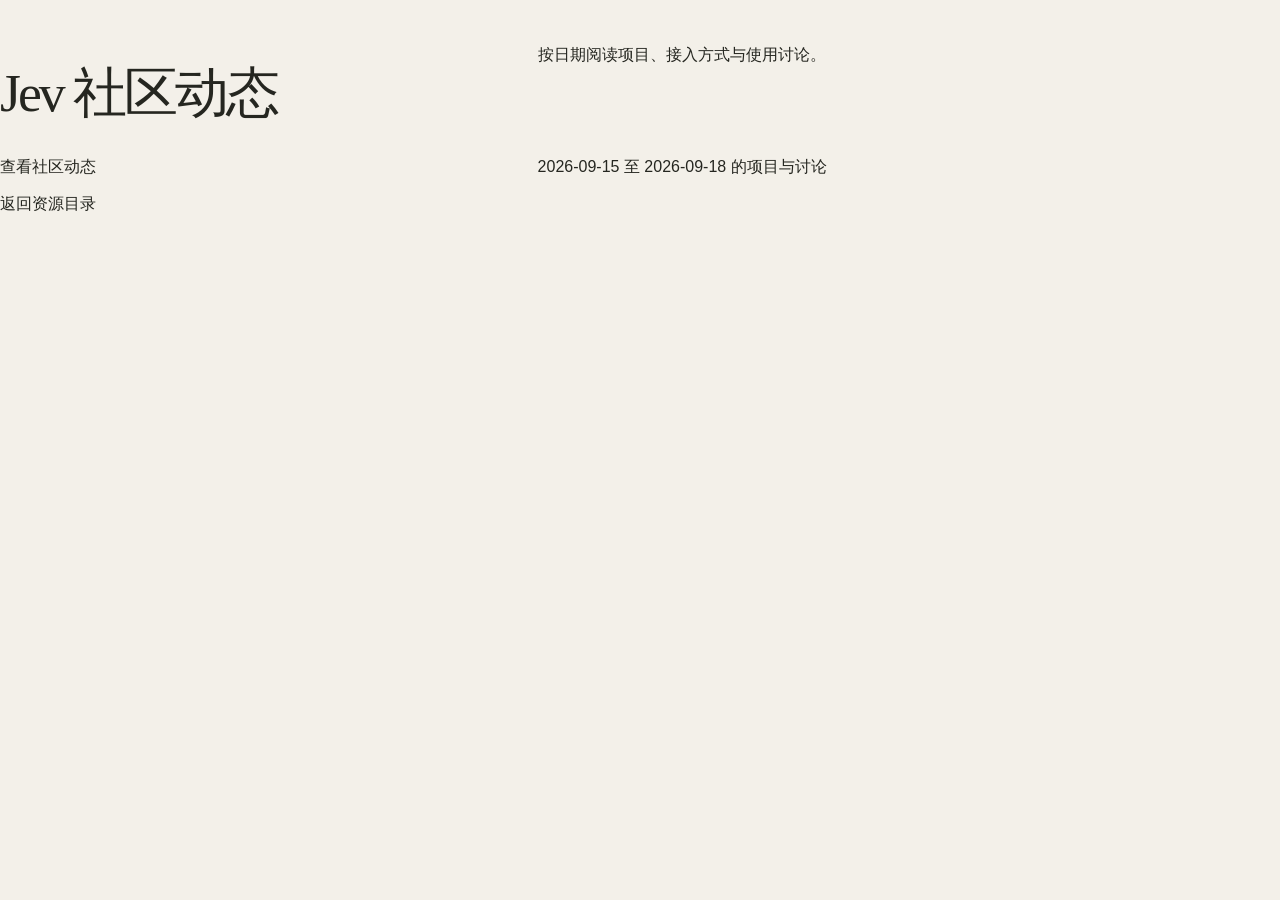
<file: docs/radar.html>
<!DOCTYPE html>
<html lang="zh-CN"><head><meta charset="utf-8"><meta name="viewport" content="width=device-width,initial-scale=1"><meta name="robots" content="noindex"><title>社区动态 · Awesome Jev</title><link rel="stylesheet" href="css/style.css"></head><body><main class="wrap"><section class="hero"><h1>Jev 社区动态</h1><p>按日期阅读项目、接入方式与使用讨论。</p><p><a href="https://github.com/majiayu000/awesome-jev/blob/main/updates/README.md">查看社区动态</a></p><p><a href="https://github.com/majiayu000/awesome-jev/blob/main/updates/2026-W38.md">2026-09-15 至 2026-09-18 的项目与讨论</a></p><p><a href="./">返回资源目录</a></p></section></main></body></html>
</file>
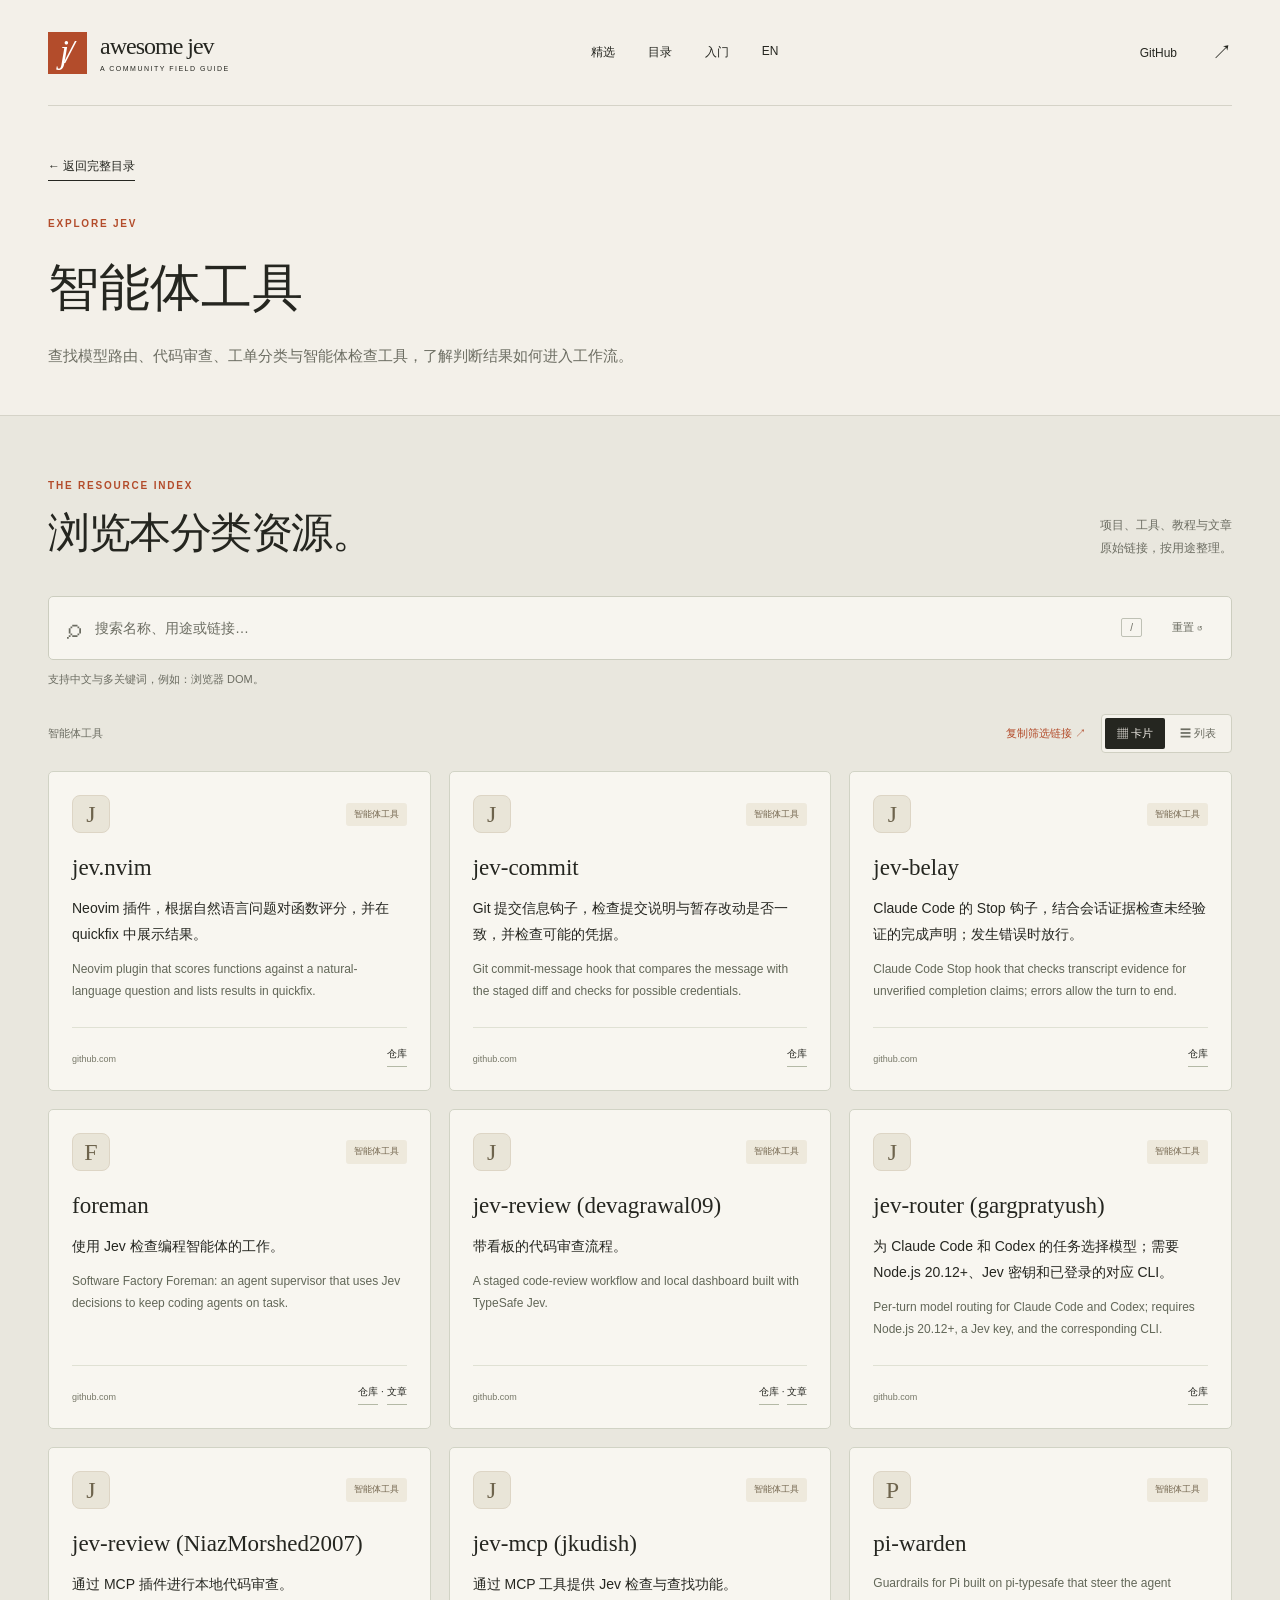
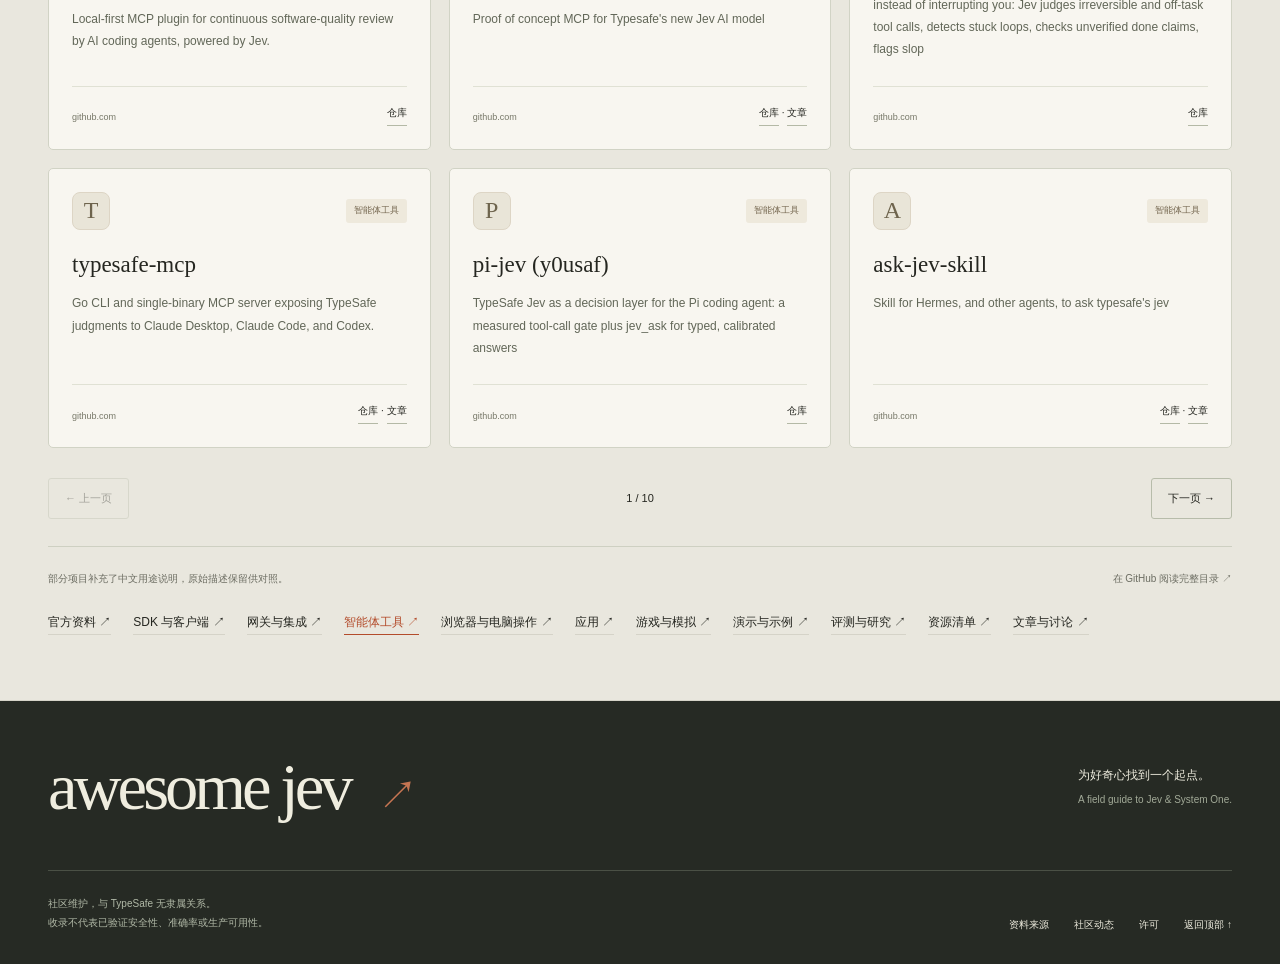
<file: docs/categories/agents.html>
<!doctype html>
<html lang="zh-CN">
<head>
<meta charset="utf-8"><meta name="viewport" content="width=device-width,initial-scale=1"><meta name="theme-color" content="#f3f0e9">
<title>Jev 智能体工具 — Awesome Jev</title>
<meta name="description" content="查找模型路由、代码审查、工单分类与智能体检查工具，了解判断结果如何进入工作流。">
<meta name="google-site-verification" content="RU2-TUFIhPM_cDASRGjQicB0VysuuAHV3V9HiHZ9Yn0" />
<link rel="canonical" href="https://majiayu000.github.io/awesome-jev/categories/agents.html">
<meta property="og:type" content="website"><meta property="og:site_name" content="Awesome Jev"><meta property="og:title" content="Jev 智能体工具 — Awesome Jev">
<meta property="og:description" content="查找模型路由、代码审查、工单分类与智能体检查工具，了解判断结果如何进入工作流。"><meta property="og:url" content="https://majiayu000.github.io/awesome-jev/categories/agents.html">
<meta property="og:image" content="https://majiayu000.github.io/awesome-jev/social-preview.png"><meta property="og:image:width" content="1280"><meta property="og:image:height" content="640"><meta property="og:image:alt" content="Awesome Jev 项目目录与路径选择概念插画">
<meta name="twitter:card" content="summary_large_image"><meta name="twitter:title" content="Jev 智能体工具 — Awesome Jev"><meta name="twitter:description" content="查找模型路由、代码审查、工单分类与智能体检查工具，了解判断结果如何进入工作流。"><meta name="twitter:image" content="https://majiayu000.github.io/awesome-jev/social-preview.png">
<link rel="stylesheet" href="../css/style.css"><script src="../js/app.js" defer></script>
</head>
<body>
<a class="skip" href="#resources">跳至资源目录</a>
<header class="site-header shell"><a class="brand" href="../" aria-label="Awesome Jev 首页"><span class="brand-mark" aria-hidden="true">j/</span><span>awesome jev<small>A COMMUNITY FIELD GUIDE</small></span></a><nav aria-label="主导航"><a href="../#featured">精选</a><a href="#resources">目录</a><a href="../#learn">入门</a><a href="https://github.com/majiayu000/awesome-jev/blob/main/README.md" lang="en">EN</a></nav><a class="github-link" href="https://github.com/majiayu000/awesome-jev">GitHub <span>↗</span></a></header>
<main><section class="category-intro shell"><a class="text-link" href="../#resources">← 返回完整目录</a><p class="eyebrow">EXPLORE JEV</p><h1>智能体工具</h1><p>查找模型路由、代码审查、工单分类与智能体检查工具，了解判断结果如何进入工作流。</p></section><section id="resources" class="catalog-section" aria-labelledby="catalog-title"><div class="shell"><div class="section-heading"><div><p class="eyebrow">THE RESOURCE INDEX</p><h2 id="catalog-title">浏览本分类资源。</h2></div><p class="section-caption">项目、工具、教程与文章<br>原始链接，按用途整理。</p></div>
<div class="catalog-main"><div id="filters" class="catalog-controls" hidden><label class="search-label" for="q"><span class="sr-only">搜索资源</span><span class="search-symbol" aria-hidden="true">⌕</span><input id="q" aria-describedby="search-help" type="search" placeholder="搜索名称、用途或链接…" autocomplete="off"><kbd aria-hidden="true">/</kbd></label><label class="sr-only" for="category"><span class="sr-only">分类</span><select id="category"><option value="">全部分类</option><option value="agents">智能体工具</option></select></label><button id="reset" class="reset" type="button">重置 ↺</button></div><p id="search-help" class="search-help">支持中文与多关键词，例如：浏览器 DOM。</p><div class="catalog-status"><p id="status" role="status" aria-live="polite">全部资源</p><div class="catalog-actions"><button id="share" type="button" hidden>复制筛选链接 ↗</button><div class="view-switch" id="view-switch" role="group" aria-label="目录显示方式" hidden><button type="button" data-view="grid" aria-pressed="true">▦ 卡片</button><button type="button" data-view="list" aria-pressed="false">☰ 列表</button></div></div></div><p id="share-status" role="status" aria-live="polite"></p><input id="share-url" aria-label="当前筛选链接" readonly hidden>
<noscript><p>下方可直接阅读全部资源。启用 JavaScript 后可搜索、分类和翻页。</p></noscript><div id="grid" data-label="智能体工具" class="resource-list" data-view="grid"><article class="card" data-category="agents"><div class="resource-body"><div class="resource-heading"><span class="resource-initial" aria-hidden="true">J</span><span class="category">智能体工具</span></div><h3><a href="https://github.com/valentynkit/jev.nvim">jev.nvim</a></h3><p class="resource-zh" lang="zh-CN">Neovim 插件，根据自然语言问题对函数评分，并在 quickfix 中展示结果。</p><p>Neovim plugin that scores functions against a natural-language question and lists results in quickfix.</p></div><div class="resource-footer"><span class="resource-domain">github.com</span><div class="resource-links"><a href="https://github.com/valentynkit/jev.nvim">仓库</a></div></div></article><article class="card" data-category="agents"><div class="resource-body"><div class="resource-heading"><span class="resource-initial" aria-hidden="true">J</span><span class="category">智能体工具</span></div><h3><a href="https://github.com/valentynkit/jev-commit">jev-commit</a></h3><p class="resource-zh" lang="zh-CN">Git 提交信息钩子，检查提交说明与暂存改动是否一致，并检查可能的凭据。</p><p>Git commit-message hook that compares the message with the staged diff and checks for possible credentials.</p></div><div class="resource-footer"><span class="resource-domain">github.com</span><div class="resource-links"><a href="https://github.com/valentynkit/jev-commit">仓库</a></div></div></article><article class="card" data-category="agents"><div class="resource-body"><div class="resource-heading"><span class="resource-initial" aria-hidden="true">J</span><span class="category">智能体工具</span></div><h3><a href="https://github.com/valentynkit/jev-belay">jev-belay</a></h3><p class="resource-zh" lang="zh-CN">Claude Code 的 Stop 钩子，结合会话证据检查未经验证的完成声明；发生错误时放行。</p><p>Claude Code Stop hook that checks transcript evidence for unverified completion claims; errors allow the turn to end.</p></div><div class="resource-footer"><span class="resource-domain">github.com</span><div class="resource-links"><a href="https://github.com/valentynkit/jev-belay">仓库</a></div></div></article><article class="card" data-category="agents"><div class="resource-body"><div class="resource-heading"><span class="resource-initial" aria-hidden="true">F</span><span class="category">智能体工具</span></div><h3><a href="https://github.com/thruwire/foreman">foreman</a></h3><p class="resource-zh" lang="zh-CN">使用 Jev 检查编程智能体的工作。</p><p>Software Factory Foreman: an agent supervisor that uses Jev decisions to keep coding agents on task.</p></div><div class="resource-footer"><span class="resource-domain">github.com</span><div class="resource-links"><a href="https://github.com/thruwire/foreman">仓库</a> · <a href="https://x.com/JoshARosen/status/2100573432089866717">文章</a></div></div></article><article class="card" data-category="agents"><div class="resource-body"><div class="resource-heading"><span class="resource-initial" aria-hidden="true">J</span><span class="category">智能体工具</span></div><h3><a href="https://github.com/devagrawal09/jev-review">jev-review (devagrawal09)</a></h3><p class="resource-zh" lang="zh-CN">带看板的代码审查流程。</p><p>A staged code-review workflow and local dashboard built with TypeSafe Jev.</p></div><div class="resource-footer"><span class="resource-domain">github.com</span><div class="resource-links"><a href="https://github.com/devagrawal09/jev-review">仓库</a> · <a href="https://x.com/0xLogicrw/status/2100478725393686556">文章</a></div></div></article><article class="card" data-category="agents"><div class="resource-body"><div class="resource-heading"><span class="resource-initial" aria-hidden="true">J</span><span class="category">智能体工具</span></div><h3><a href="https://github.com/gargpratyush/jev-router">jev-router (gargpratyush)</a></h3><p class="resource-zh" lang="zh-CN">为 Claude Code 和 Codex 的任务选择模型；需要 Node.js 20.12+、Jev 密钥和已登录的对应 CLI。</p><p>Per-turn model routing for Claude Code and Codex; requires Node.js 20.12+, a Jev key, and the corresponding CLI.</p></div><div class="resource-footer"><span class="resource-domain">github.com</span><div class="resource-links"><a href="https://github.com/gargpratyush/jev-router">仓库</a></div></div></article><article class="card" data-category="agents"><div class="resource-body"><div class="resource-heading"><span class="resource-initial" aria-hidden="true">J</span><span class="category">智能体工具</span></div><h3><a href="https://github.com/NiazMorshed2007/jev-review">jev-review (NiazMorshed2007)</a></h3><p class="resource-zh" lang="zh-CN">通过 MCP 插件进行本地代码审查。</p><p>Local-first MCP plugin for continuous software-quality review by AI coding agents, powered by Jev.</p></div><div class="resource-footer"><span class="resource-domain">github.com</span><div class="resource-links"><a href="https://github.com/NiazMorshed2007/jev-review">仓库</a></div></div></article><article class="card" data-category="agents"><div class="resource-body"><div class="resource-heading"><span class="resource-initial" aria-hidden="true">J</span><span class="category">智能体工具</span></div><h3><a href="https://github.com/jkudish/jev-mcp">jev-mcp (jkudish)</a></h3><p class="resource-zh" lang="zh-CN">通过 MCP 工具提供 Jev 检查与查找功能。</p><p>Proof of concept MCP for Typesafe&#x27;s new Jev AI model</p></div><div class="resource-footer"><span class="resource-domain">github.com</span><div class="resource-links"><a href="https://github.com/jkudish/jev-mcp">仓库</a> · <a href="https://x.com/0xLogicrw/status/2100478725393686556">文章</a></div></div></article><article class="card" data-category="agents"><div class="resource-body"><div class="resource-heading"><span class="resource-initial" aria-hidden="true">P</span><span class="category">智能体工具</span></div><h3><a href="https://github.com/DevMortimer/pi-warden">pi-warden</a></h3><p>Guardrails for Pi built on pi-typesafe that steer the agent instead of interrupting you: Jev judges irreversible and off-task tool calls, detects stuck loops, checks unverified done claims, flags slop</p></div><div class="resource-footer"><span class="resource-domain">github.com</span><div class="resource-links"><a href="https://github.com/DevMortimer/pi-warden">仓库</a></div></div></article><article class="card" data-category="agents"><div class="resource-body"><div class="resource-heading"><span class="resource-initial" aria-hidden="true">T</span><span class="category">智能体工具</span></div><h3><a href="https://github.com/itsmostafa/typesafe-mcp">typesafe-mcp</a></h3><p>Go CLI and single-binary MCP server exposing TypeSafe judgments to Claude Desktop, Claude Code, and Codex.</p></div><div class="resource-footer"><span class="resource-domain">github.com</span><div class="resource-links"><a href="https://github.com/itsmostafa/typesafe-mcp">仓库</a> · <a href="https://x.com/0xLogicrw/status/2100478725393686556">文章</a></div></div></article><article class="card" data-category="agents"><div class="resource-body"><div class="resource-heading"><span class="resource-initial" aria-hidden="true">P</span><span class="category">智能体工具</span></div><h3><a href="https://github.com/y0usaf/pi-jev">pi-jev (y0usaf)</a></h3><p>TypeSafe Jev as a decision layer for the Pi coding agent: a measured tool-call gate plus jev_ask for typed, calibrated answers</p></div><div class="resource-footer"><span class="resource-domain">github.com</span><div class="resource-links"><a href="https://github.com/y0usaf/pi-jev">仓库</a></div></div></article><article class="card" data-category="agents"><div class="resource-body"><div class="resource-heading"><span class="resource-initial" aria-hidden="true">A</span><span class="category">智能体工具</span></div><h3><a href="https://github.com/shantanugoel/ask-jev-skill">ask-jev-skill</a></h3><p>Skill for Hermes, and other agents, to ask typesafe&#x27;s jev</p></div><div class="resource-footer"><span class="resource-domain">github.com</span><div class="resource-links"><a href="https://github.com/shantanugoel/ask-jev-skill">仓库</a> · <a href="https://x.com/KevinMagnan/status/2100587059928764726">文章</a></div></div></article><article class="card" data-category="agents"><div class="resource-body"><div class="resource-heading"><span class="resource-initial" aria-hidden="true">J</span><span class="category">智能体工具</span></div><h3><a href="https://github.com/0xNatoshi/jev-codex-router">jev-codex-router</a></h3><p>Per-turn model &amp; reasoning routing for Codex, driven by Jev (TypeSafe System One): picks the model, thinking depth and speed mode for every turn.</p></div><div class="resource-footer"><span class="resource-domain">github.com</span><div class="resource-links"><a href="https://github.com/0xNatoshi/jev-codex-router">仓库</a> · <a href="https://x.com/0xLogicrw/status/2100478725393686556">文章</a></div></div></article><article class="card" data-category="agents"><div class="resource-body"><div class="resource-heading"><span class="resource-initial" aria-hidden="true">W</span><span class="category">智能体工具</span></div><h3><a href="https://github.com/GhalebDweikat/winnow">winnow</a></h3><p>A calibrated context sieve for Claude Code: every tool result is judged by a System One model before it enters context.</p></div><div class="resource-footer"><span class="resource-domain">github.com</span><div class="resource-links"><a href="https://github.com/GhalebDweikat/winnow">仓库</a> · <a href="https://x.com/0xLogicrw/status/2100478725393686556">文章</a></div></div></article><article class="card" data-category="agents"><div class="resource-body"><div class="resource-heading"><span class="resource-initial" aria-hidden="true">J</span><span class="category">智能体工具</span></div><h3><a href="https://github.com/shiftynick/jev-axi">jev-axi</a></h3><p>Agent-ergonomic CLI for TypeSafe&#x27;s Jev: fast calibrated judgments (pick, rate, check, rank, triage, guard) from the shell</p></div><div class="resource-footer"><span class="resource-domain">github.com</span><div class="resource-links"><a href="https://github.com/shiftynick/jev-axi">仓库</a></div></div></article><article class="card" data-category="agents"><div class="resource-body"><div class="resource-heading"><span class="resource-initial" aria-hidden="true">P</span><span class="category">智能体工具</span></div><h3><a href="https://github.com/jomatsu/pi-jev-auto-mode">pi-jev-auto-mode</a></h3><p>Jev (TypeSafe System One) backed auto mode for the Pi coding agent: semantically auto-approves bash, write, and edit tool calls and fails closed when a decision cannot be made.</p></div><div class="resource-footer"><span class="resource-domain">github.com</span><div class="resource-links"><a href="https://github.com/jomatsu/pi-jev-auto-mode">仓库</a></div></div></article><article class="card" data-category="agents"><div class="resource-body"><div class="resource-heading"><span class="resource-initial" aria-hidden="true">J</span><span class="category">智能体工具</span></div><h3><a href="https://github.com/blakestone-x/jev-mcp">jev-mcp (blakestone-x)</a></h3><p>MCP server for TypeSafe Jev: typed classify, score, check, match and screen for any agent, with confidence on every answer</p></div><div class="resource-footer"><span class="resource-domain">github.com</span><div class="resource-links"><a href="https://github.com/blakestone-x/jev-mcp">仓库</a> · <a href="https://x.com/0xLogicrw/status/2100478725393686556">文章</a></div></div></article><article class="card" data-category="agents"><div class="resource-body"><div class="resource-heading"><span class="resource-initial" aria-hidden="true">P</span><span class="category">智能体工具</span></div><h3><a href="https://github.com/mejiasd3v/pi-jev-router">pi-jev-router</a></h3><p>Automatic model routing for Pi using TypeSafe&#x27;s Jev through Vercel AI Gateway</p></div><div class="resource-footer"><span class="resource-domain">github.com</span><div class="resource-links"><a href="https://github.com/mejiasd3v/pi-jev-router">仓库</a></div></div></article><article class="card" data-category="agents"><div class="resource-body"><div class="resource-heading"><span class="resource-initial" aria-hidden="true">J</span><span class="category">智能体工具</span></div><h3><a href="https://github.com/huntedman/JevLint">JevLint</a></h3><p>Configurable semantic linting powered by Jev, with file-level NOUL judgments and a magic-strings plugin.</p></div><div class="resource-footer"><span class="resource-domain">github.com</span><div class="resource-links"><a href="https://github.com/huntedman/JevLint">仓库</a></div></div></article><article class="card" data-category="agents"><div class="resource-body"><div class="resource-heading"><span class="resource-initial" aria-hidden="true">T</span><span class="category">智能体工具</span></div><h3><a href="https://github.com/DECRUX9812/typesafe-skill-router">typesafe-skill-router</a></h3><p>TypeSafe (Jev) skill routing for Hermes Agent: names the one skill worth loading, before the model call. Opt-in, stdlib only, ~$0.001 per routed turn.</p></div><div class="resource-footer"><span class="resource-domain">github.com</span><div class="resource-links"><a href="https://github.com/DECRUX9812/typesafe-skill-router">仓库</a></div></div></article><article class="card" data-category="agents"><div class="resource-body"><div class="resource-heading"><span class="resource-initial" aria-hidden="true">J</span><span class="category">智能体工具</span></div><h3><a href="https://github.com/GodsBoy/jev-agent-skill-router">jev-agent-skill-router</a></h3><p>Typed, confidence-aware agent skill routing with TypeSafe Jev.</p></div><div class="resource-footer"><span class="resource-domain">github.com</span><div class="resource-links"><a href="https://github.com/GodsBoy/jev-agent-skill-router">仓库</a></div></div></article><article class="card" data-category="agents"><div class="resource-body"><div class="resource-heading"><span class="resource-initial" aria-hidden="true">J</span><span class="category">智能体工具</span></div><h3><a href="https://github.com/xinyao27/jevonian">Jevonian</a></h3><p class="resource-zh" lang="zh-CN">本机跑的 OpenAI / Anthropic / Responses 兼容代理：一次 Jev 请求同时决定 `jevonian/auto` 走哪个模型、用多深的思考，候选先由代码按协议、上下文窗口和思考深度下限筛过；指定具体模型或显式 `jevonian/&lt;route&gt;` 时完全不调用 Jev。需要 Node.js 22+，以及一个 Jev 或 OpenRouter 通道作为大脑。</p><p>Local OpenAI/Anthropic/Responses-compatible proxy for coding agents where one Jev call answers both the model route and the thinking level for `jevonian/auto`, after code has filtered candidates by protocol, context window, effort floor, and spent quota windows; a pinned model ID or explicit `jevonian/&lt;route&gt;` skips Jev entirely, and every turn is recorded with the serving model, the reason, real token usage, cache reads, and an estimated cost.</p></div><div class="resource-footer"><span class="resource-domain">github.com</span><div class="resource-links"><a href="https://github.com/xinyao27/jevonian">仓库</a></div></div></article><article class="card" data-category="agents"><div class="resource-body"><div class="resource-heading"><span class="resource-initial" aria-hidden="true">P</span><span class="category">智能体工具</span></div><h3><a href="https://github.com/TheoOliveira/pi-jev">pi-jev (TheoOliveira)</a></h3><p>Semantic tool routing and typed System One decisions for the Pi coding agent using TypeSafe Jev</p></div><div class="resource-footer"><span class="resource-domain">github.com</span><div class="resource-links"><a href="https://github.com/TheoOliveira/pi-jev">仓库</a></div></div></article><article class="card" data-category="agents"><div class="resource-body"><div class="resource-heading"><span class="resource-initial" aria-hidden="true">T</span><span class="category">智能体工具</span></div><h3><a href="https://github.com/geilt/typesafe-cli">typesafe-cli (geilt)</a></h3><p>CLI and agent skill for TypeSafe System One (Jev): typed Choice, Score, and Noul judgments.</p></div><div class="resource-footer"><span class="resource-domain">github.com</span><div class="resource-links"><a href="https://github.com/geilt/typesafe-cli">仓库</a></div></div></article><article class="card" data-category="agents"><div class="resource-body"><div class="resource-heading"><span class="resource-initial" aria-hidden="true">D</span><span class="category">智能体工具</span></div><h3><a href="https://github.com/raihankhan-rk/diffjury">diffjury</a></h3><p>DiffJury — TypeSafe Jev PR risk router + code review coach</p></div><div class="resource-footer"><span class="resource-domain">github.com</span><div class="resource-links"><a href="https://github.com/raihankhan-rk/diffjury">仓库</a></div></div></article><article class="card" data-category="agents"><div class="resource-body"><div class="resource-heading"><span class="resource-initial" aria-hidden="true">J</span><span class="category">智能体工具</span></div><h3><a href="https://github.com/devagrawal09/jev-code">jev-code</a></h3><p>Bounded TypeSafe Jev workflows for coding agents.</p></div><div class="resource-footer"><span class="resource-domain">github.com</span><div class="resource-links"><a href="https://github.com/devagrawal09/jev-code">仓库</a></div></div></article><article class="card" data-category="agents"><div class="resource-body"><div class="resource-heading"><span class="resource-initial" aria-hidden="true">J</span><span class="category">智能体工具</span></div><h3><a href="https://github.com/jvsteiner/jevex">jevex</a></h3><p>Minimal agent loop where Jev directs control flow and a LangChain chat model writes argument values and the final response.</p></div><div class="resource-footer"><span class="resource-domain">github.com</span><div class="resource-links"><a href="https://github.com/jvsteiner/jevex">仓库</a></div></div></article><article class="card" data-category="agents"><div class="resource-body"><div class="resource-heading"><span class="resource-initial" aria-hidden="true">T</span><span class="category">智能体工具</span></div><h3><a href="https://github.com/opaielsheikh/typesafe-migration-guard">typesafe-migration-guard</a></h3><p>Automated database migration safety reviewer powered by TypeSafe AI (Jev System One model)</p></div><div class="resource-footer"><span class="resource-domain">github.com</span><div class="resource-links"><a href="https://github.com/opaielsheikh/typesafe-migration-guard">仓库</a></div></div></article><article class="card" data-category="agents"><div class="resource-body"><div class="resource-heading"><span class="resource-initial" aria-hidden="true">T</span><span class="category">智能体工具</span></div><h3><a href="https://github.com/BeLazy167/typesafe-mod">typesafe-mod</a></h3><p>Claude Code mod that routes decisions to TypeSafe&#x27;s Jev model: ranks installed skills per prompt, and answers the agent&#x27;s own this-or-that questions when confident.</p></div><div class="resource-footer"><span class="resource-domain">github.com</span><div class="resource-links"><a href="https://github.com/BeLazy167/typesafe-mod">仓库</a></div></div></article><article class="card" data-category="agents"><div class="resource-body"><div class="resource-heading"><span class="resource-initial" aria-hidden="true">J</span><span class="category">智能体工具</span></div><h3><a href="https://github.com/HyunjunJeon/jev-judgment">jev-judgment</a></h3><p>Agent Skill: send closed coding-agent judgments to TypeSafe Jev</p></div><div class="resource-footer"><span class="resource-domain">github.com</span><div class="resource-links"><a href="https://github.com/HyunjunJeon/jev-judgment">仓库</a></div></div></article><article class="card" data-category="agents"><div class="resource-body"><div class="resource-heading"><span class="resource-initial" aria-hidden="true">J</span><span class="category">智能体工具</span></div><h3><a href="https://github.com/rashedInt32/jev-mcp">jev-mcp (rashedInt32)</a></h3><p>MCP server exposing TypeSafe Jev as typed, calibrated judgment tools: classify, score, check, batched ask. Ships as a Claude Code plugin.</p></div><div class="resource-footer"><span class="resource-domain">github.com</span><div class="resource-links"><a href="https://github.com/rashedInt32/jev-mcp">仓库</a> · <a href="https://www.npmjs.com/package/jev-mcp">网站</a></div></div></article><article class="card" data-category="agents"><div class="resource-body"><div class="resource-heading"><span class="resource-initial" aria-hidden="true">J</span><span class="category">智能体工具</span></div><h3><a href="https://github.com/caiovicentino/jev-shield">jev-shield</a></h3><p>Semantic MCP firewall powered by Jev — screens every tool call, tool result, and tool description with calibrated System One verification. 94% block recall, 0 false positives, ~$0.00002/check.</p></div><div class="resource-footer"><span class="resource-domain">github.com</span><div class="resource-links"><a href="https://github.com/caiovicentino/jev-shield">仓库</a></div></div></article><article class="card" data-category="agents"><div class="resource-body"><div class="resource-heading"><span class="resource-initial" aria-hidden="true">J</span><span class="category">智能体工具</span></div><h3><a href="https://github.com/adarshmishra07/jcm-router">jcm-router</a></h3><p>Local proxy that picks the Claude model and effort per message using TypeSafe Jev. Routes subagents, leaves your cached main chat alone.</p></div><div class="resource-footer"><span class="resource-domain">github.com</span><div class="resource-links"><a href="https://github.com/adarshmishra07/jcm-router">仓库</a></div></div></article><article class="card" data-category="agents"><div class="resource-body"><div class="resource-heading"><span class="resource-initial" aria-hidden="true">P</span><span class="category">智能体工具</span></div><h3><a href="https://github.com/HyunjunJeon/pi-quiet-ask">pi-quiet-ask</a></h3><p>TypeSafe Jev as the pi coding agent&#x27;s quiet decision layer</p></div><div class="resource-footer"><span class="resource-domain">github.com</span><div class="resource-links"><a href="https://github.com/HyunjunJeon/pi-quiet-ask">仓库</a></div></div></article><article class="card" data-category="agents"><div class="resource-body"><div class="resource-heading"><span class="resource-initial" aria-hidden="true">A</span><span class="category">智能体工具</span></div><h3><a href="https://github.com/tylerjharden/ailerix">ailerix</a></h3><p>Type-safe model router. Jev (System One) banks each request to a typed catalog route.</p></div><div class="resource-footer"><span class="resource-domain">github.com</span><div class="resource-links"><a href="https://github.com/tylerjharden/ailerix">仓库</a> · <a href="https://ailerix.vercel.app">网站</a></div></div></article><article class="card" data-category="agents"><div class="resource-body"><div class="resource-heading"><span class="resource-initial" aria-hidden="true">B</span><span class="category">智能体工具</span></div><h3><a href="https://github.com/AbdelStark/bicameral">bicameral</a></h3><p>Hybrid coding harness: System 2 writes, System 1 (Jev) runs reflexes.</p></div><div class="resource-footer"><span class="resource-domain">github.com</span><div class="resource-links"><a href="https://github.com/AbdelStark/bicameral">仓库</a></div></div></article><article class="card" data-category="agents"><div class="resource-body"><div class="resource-heading"><span class="resource-initial" aria-hidden="true">J</span><span class="category">智能体工具</span></div><h3><a href="https://github.com/samtay32/jev-system-architect">jev-system-architect</a></h3><p>System-architecture skill for TypeSafe AI Jev/System One — find fuzzy semantic judgment and turn it into small Choice/Score/Noul primitives.</p></div><div class="resource-footer"><span class="resource-domain">github.com</span><div class="resource-links"><a href="https://github.com/samtay32/jev-system-architect">仓库</a> · <a href="https://x.com/Kantorcodes/status/2100607286498488587">文章</a></div></div></article><article class="card" data-category="agents"><div class="resource-body"><div class="resource-heading"><span class="resource-initial" aria-hidden="true">J</span><span class="category">智能体工具</span></div><h3><a href="https://github.com/benballintyn/jev-mcp">jev-mcp (benballintyn)</a></h3><p>MCP server giving coding agents typed, calibrated judgments from TypeSafe&#x27;s Jev model</p></div><div class="resource-footer"><span class="resource-domain">github.com</span><div class="resource-links"><a href="https://github.com/benballintyn/jev-mcp">仓库</a></div></div></article><article class="card" data-category="agents"><div class="resource-body"><div class="resource-heading"><span class="resource-initial" aria-hidden="true">O</span><span class="category">智能体工具</span></div><h3><a href="https://github.com/siddicky/omp-typesafe">omp-typesafe</a></h3><p>TypeSafe AI (Jev) adversarial reviewer and typesafe_ask tool for the omp coding agent</p></div><div class="resource-footer"><span class="resource-domain">github.com</span><div class="resource-links"><a href="https://github.com/siddicky/omp-typesafe">仓库</a></div></div></article><article class="card" data-category="agents"><div class="resource-body"><div class="resource-heading"><span class="resource-initial" aria-hidden="true">A</span><span class="category">智能体工具</span></div><h3><a href="https://github.com/omni-/ask-jev">ask-jev</a></h3><p>Utilizing Jev, the RLCD-type model provided by TypeSafe AI, to independently and cheaply judge agentic coding sessions.</p></div><div class="resource-footer"><span class="resource-domain">github.com</span><div class="resource-links"><a href="https://github.com/omni-/ask-jev">仓库</a></div></div></article><article class="card" data-category="agents"><div class="resource-body"><div class="resource-heading"><span class="resource-initial" aria-hidden="true">J</span><span class="category">智能体工具</span></div><h3><a href="https://github.com/DanielKillenberger/jev-predict-skill">jev-predict-skill</a></h3><p>Predict another skill&#x27;s next closed decision with TypeSafe Jev — without running that skill.</p></div><div class="resource-footer"><span class="resource-domain">github.com</span><div class="resource-links"><a href="https://github.com/DanielKillenberger/jev-predict-skill">仓库</a></div></div></article><article class="card" data-category="agents"><div class="resource-body"><div class="resource-heading"><span class="resource-initial" aria-hidden="true">A</span><span class="category">智能体工具</span></div><h3><a href="https://github.com/greenyamao/Antigravity-mcp-semantic-search-with-TypeSafeAi">Antigravity-mcp-semantic-search-with-TypeSafeAi</a></h3><p>Fast semantic code search &amp; diff sanity auditor for AI coding assistants (Antigravity, Cursor, Claude Code) powered by TypeSafe System One.</p></div><div class="resource-footer"><span class="resource-domain">github.com</span><div class="resource-links"><a href="https://github.com/greenyamao/Antigravity-mcp-semantic-search-with-TypeSafeAi">仓库</a></div></div></article><article class="card" data-category="agents"><div class="resource-body"><div class="resource-heading"><span class="resource-initial" aria-hidden="true">J</span><span class="category">智能体工具</span></div><h3><a href="https://github.com/leepokai/jev-guard">jev-guard</a></h3><p>Prompt-injection and dangerous-action guard for coding agents (Claude Code, Codex, pi, ACP), powered by Jev</p></div><div class="resource-footer"><span class="resource-domain">github.com</span><div class="resource-links"><a href="https://github.com/leepokai/jev-guard">仓库</a></div></div></article><article class="card" data-category="agents"><div class="resource-body"><div class="resource-heading"><span class="resource-initial" aria-hidden="true">J</span><span class="category">智能体工具</span></div><h3><a href="https://github.com/bestagentkits/jev-skillful">jev-skillful</a></h3><p>Per-prompt capability router for coding agents: resolves installed skills, MCP servers, agents and commands against your prompt via TypeSafe Jev, and measures whether the injection actually helps.</p></div><div class="resource-footer"><span class="resource-domain">github.com</span><div class="resource-links"><a href="https://github.com/bestagentkits/jev-skillful">仓库</a></div></div></article><article class="card" data-category="agents"><div class="resource-body"><div class="resource-heading"><span class="resource-initial" aria-hidden="true">J</span><span class="category">智能体工具</span></div><h3><a href="https://github.com/prismhq/jev-router">jev-router (prismhq)</a></h3><p>Open-source LLM router that uses TypeSafe&#x27;s Jev to pick a model, on top of LiteLLM</p></div><div class="resource-footer"><span class="resource-domain">github.com</span><div class="resource-links"><a href="https://github.com/prismhq/jev-router">仓库</a></div></div></article><article class="card" data-category="agents"><div class="resource-body"><div class="resource-heading"><span class="resource-initial" aria-hidden="true">J</span><span class="category">智能体工具</span></div><h3><a href="https://github.com/arunav25/jev-mcp">jev-mcp (arunav25)</a></h3><p>Connect JEV to MCP clients and compare its judgments against general-purpose LLMs using shared datasets and measurable accuracy.</p></div><div class="resource-footer"><span class="resource-domain">github.com</span><div class="resource-links"><a href="https://github.com/arunav25/jev-mcp">仓库</a></div></div></article><article class="card" data-category="agents"><div class="resource-body"><div class="resource-heading"><span class="resource-initial" aria-hidden="true">J</span><span class="category">智能体工具</span></div><h3><a href="https://github.com/cephalization/jev-triage">jev-triage</a></h3><p>Uses typeful jev, zero sync to pull and sync large repositories for issue triage</p></div><div class="resource-footer"><span class="resource-domain">github.com</span><div class="resource-links"><a href="https://github.com/cephalization/jev-triage">仓库</a></div></div></article><article class="card" data-category="agents"><div class="resource-body"><div class="resource-heading"><span class="resource-initial" aria-hidden="true">O</span><span class="category">智能体工具</span></div><h3><a href="https://github.com/STRML/omp-jevens-classifier">omp-jevens-classifier</a></h3><p>Jev-powered model-judged permission gate for OMP (TypeSafe System One)</p></div><div class="resource-footer"><span class="resource-domain">github.com</span><div class="resource-links"><a href="https://github.com/STRML/omp-jevens-classifier">仓库</a></div></div></article><article class="card" data-category="agents"><div class="resource-body"><div class="resource-heading"><span class="resource-initial" aria-hidden="true">J</span><span class="category">智能体工具</span></div><h3><a href="https://github.com/burnigtm/jev-mcp">jev-mcp (burnigtm)</a></h3><p>MCP server that puts TypeSafe Jev on the coding loop in Cursor, Codex, and any MCP client</p></div><div class="resource-footer"><span class="resource-domain">github.com</span><div class="resource-links"><a href="https://github.com/burnigtm/jev-mcp">仓库</a></div></div></article><article class="card" data-category="agents"><div class="resource-body"><div class="resource-heading"><span class="resource-initial" aria-hidden="true">P</span><span class="category">智能体工具</span></div><h3><a href="https://github.com/KamilPostrozny/pi-jev-code">pi-jev-code</a></h3><p>Single-agent Pi coding coprocessor with Jev semantic gates, baseline-to-current diff review, and append-only observability telemetry.</p></div><div class="resource-footer"><span class="resource-domain">github.com</span><div class="resource-links"><a href="https://github.com/KamilPostrozny/pi-jev-code">仓库</a></div></div></article><article class="card" data-category="agents"><div class="resource-body"><div class="resource-heading"><span class="resource-initial" aria-hidden="true">P</span><span class="category">智能体工具</span></div><h3><a href="https://github.com/alexshpunt/pi-agent-foreman">pi-agent-foreman</a></h3><p>Send Pi agents back to work when they stop before the job is done.</p></div><div class="resource-footer"><span class="resource-domain">github.com</span><div class="resource-links"><a href="https://github.com/alexshpunt/pi-agent-foreman">仓库</a> · <a href="https://pi.dev/packages/pi-agent-foreman">网站</a></div></div></article><article class="card" data-category="agents"><div class="resource-body"><div class="resource-heading"><span class="resource-initial" aria-hidden="true">C</span><span class="category">智能体工具</span></div><h3><a href="https://github.com/moezubair/check-risk">check-risk</a></h3><p>A CLI and GitHub Action that assesses code-change risk using deterministic rules and TypeSafe Jev, recommending checks and reviewers before merge.</p></div><div class="resource-footer"><span class="resource-domain">github.com</span><div class="resource-links"><a href="https://github.com/moezubair/check-risk">仓库</a></div></div></article><article class="card" data-category="agents"><div class="resource-body"><div class="resource-heading"><span class="resource-initial" aria-hidden="true">L</span><span class="category">智能体工具</span></div><h3><a href="https://github.com/noplan-inc/limpet">limpet</a></h3><p>A Stop hook that stops your coding agent from stopping too early. Plain-language rules, judged by jev.</p></div><div class="resource-footer"><span class="resource-domain">github.com</span><div class="resource-links"><a href="https://github.com/noplan-inc/limpet">仓库</a></div></div></article><article class="card" data-category="agents"><div class="resource-body"><div class="resource-heading"><span class="resource-initial" aria-hidden="true">A</span><span class="category">智能体工具</span></div><h3><a href="https://github.com/Ripwords/agent-gate-loop">agent-gate-loop</a></h3><p>Reusable GitHub Action: agent fix loop gated by checks, an AI reviewer, and TypeSafe Jev</p></div><div class="resource-footer"><span class="resource-domain">github.com</span><div class="resource-links"><a href="https://github.com/Ripwords/agent-gate-loop">仓库</a></div></div></article><article class="card" data-category="agents"><div class="resource-body"><div class="resource-heading"><span class="resource-initial" aria-hidden="true">S</span><span class="category">智能体工具</span></div><h3><a href="https://github.com/aniruddh-krovvidi/switchboard">switchboard</a></h3><p>Guardrail + model router for LLM gateways on TypeSafe&#x27;s Jev (System One model), with an independent accuracy/calibration/latency evaluation. Stdlib Python.</p></div><div class="resource-footer"><span class="resource-domain">github.com</span><div class="resource-links"><a href="https://github.com/aniruddh-krovvidi/switchboard">仓库</a></div></div></article><article class="card" data-category="agents"><div class="resource-body"><div class="resource-heading"><span class="resource-initial" aria-hidden="true">F</span><span class="category">智能体工具</span></div><h3><a href="https://github.com/marcus/frost">frost</a></h3><p>A flexible and configurable CLI model router using TypeSafe Jev.</p></div><div class="resource-footer"><span class="resource-domain">github.com</span><div class="resource-links"><a href="https://github.com/marcus/frost">仓库</a> · <a href="https://haplab.com">网站</a></div></div></article><article class="card" data-category="agents"><div class="resource-body"><div class="resource-heading"><span class="resource-initial" aria-hidden="true">P</span><span class="category">智能体工具</span></div><h3><a href="https://github.com/legacybridge-tech/pi-typesafe-jev">pi-typesafe-jev</a></h3><p>A pi extension that exposes TypeSafe (Jev, System One) judgments as five pi tools, so a model can make narrow semantic judgments while your code and your users keep control of thresholds, weights, and actions.</p></div><div class="resource-footer"><span class="resource-domain">github.com</span><div class="resource-links"><a href="https://github.com/legacybridge-tech/pi-typesafe-jev">仓库</a></div></div></article><article class="card" data-category="agents"><div class="resource-body"><div class="resource-heading"><span class="resource-initial" aria-hidden="true">P</span><span class="category">智能体工具</span></div><h3><a href="https://github.com/twilwa/pi-typesafe">pi-typesafe</a></h3><p>Pi coding-agent extension built on the TypeSafe AI System One API (Jev)</p></div><div class="resource-footer"><span class="resource-domain">github.com</span><div class="resource-links"><a href="https://github.com/twilwa/pi-typesafe">仓库</a></div></div></article><article class="card" data-category="agents"><div class="resource-body"><div class="resource-heading"><span class="resource-initial" aria-hidden="true">J</span><span class="category">智能体工具</span></div><h3><a href="https://github.com/thiago-ss/jev-review">jev-review (thiago-ss)</a></h3><p>Autonomous Jev pull-request review with typed decisions, calibrated approval gates, and trusted-owner escalation</p></div><div class="resource-footer"><span class="resource-domain">github.com</span><div class="resource-links"><a href="https://github.com/thiago-ss/jev-review">仓库</a></div></div></article><article class="card" data-category="agents"><div class="resource-body"><div class="resource-heading"><span class="resource-initial" aria-hidden="true">H</span><span class="category">智能体工具</span></div><h3><a href="https://github.com/ussyverse/hermes-jev-router">hermes-jev-router</a></h3><p>Experimental Hermes plugin: Jev-assisted model routing plans with budget and capability constraints. API access pending.</p></div><div class="resource-footer"><span class="resource-domain">github.com</span><div class="resource-links"><a href="https://github.com/ussyverse/hermes-jev-router">仓库</a></div></div></article><article class="card" data-category="agents"><div class="resource-body"><div class="resource-heading"><span class="resource-initial" aria-hidden="true">Z</span><span class="category">智能体工具</span></div><h3><a href="https://github.com/Zahrannnn/zcode-jev">zcode-jev</a></h3><p>Typed judgment layer for coding agents — gates from PRD to ship. Jev-ready, provider-agnostic.</p></div><div class="resource-footer"><span class="resource-domain">github.com</span><div class="resource-links"><a href="https://github.com/Zahrannnn/zcode-jev">仓库</a></div></div></article><article class="card" data-category="agents"><div class="resource-body"><div class="resource-heading"><span class="resource-initial" aria-hidden="true">J</span><span class="category">智能体工具</span></div><h3><a href="https://github.com/rainbowpuffpuff/jev-builder-loop">jev-builder-loop</a></h3><p>Grok skill: Jev as a judgment sensor in a builder-agent loop (priors × probabilities → next act)</p></div><div class="resource-footer"><span class="resource-domain">github.com</span><div class="resource-links"><a href="https://github.com/rainbowpuffpuff/jev-builder-loop">仓库</a></div></div></article><article class="card" data-category="agents"><div class="resource-body"><div class="resource-heading"><span class="resource-initial" aria-hidden="true">T</span><span class="category">智能体工具</span></div><h3><a href="https://github.com/rbalch/typesafeai-review">typesafeai-review</a></h3><p>Using Typesafe.AI to generate diff reviews.</p></div><div class="resource-footer"><span class="resource-domain">github.com</span><div class="resource-links"><a href="https://github.com/rbalch/typesafeai-review">仓库</a></div></div></article><article class="card" data-category="agents"><div class="resource-body"><div class="resource-heading"><span class="resource-initial" aria-hidden="true">T</span><span class="category">智能体工具</span></div><h3><a href="https://github.com/bestagentkits/typesafe-demo-mcp">typesafe-demo-mcp</a></h3><p>MCP server exposing TypeSafe System One judgments (noul, choice, score) as agent tools</p></div><div class="resource-footer"><span class="resource-domain">github.com</span><div class="resource-links"><a href="https://github.com/bestagentkits/typesafe-demo-mcp">仓库</a></div></div></article><article class="card" data-category="agents"><div class="resource-body"><div class="resource-heading"><span class="resource-initial" aria-hidden="true">A</span><span class="category">智能体工具</span></div><h3><a href="https://github.com/zsoXi/agent-handoff-gate">agent-handoff-gate</a></h3><p>Experimental protocol for evidence-aware agent handoffs, with Jev-assisted review before results reach the lead agent.</p></div><div class="resource-footer"><span class="resource-domain">github.com</span><div class="resource-links"><a href="https://github.com/zsoXi/agent-handoff-gate">仓库</a> · <a href="https://x.com/zxdubx/status/2100604919120121960">文章</a></div></div></article><article class="card" data-category="agents"><div class="resource-body"><div class="resource-heading"><span class="resource-initial" aria-hidden="true">F</span><span class="category">智能体工具</span></div><h3><a href="https://github.com/fabricioctelles/skills">fabricioctelles/skills</a></h3><p>A collection of skills for AI agents (Kiro, Cursor, Windsurf, Claude Code, and others). Each skill is a reusable module that teaches the agent to perform complex tasks with context, structure, and best practices.</p></div><div class="resource-footer"><span class="resource-domain">github.com</span><div class="resource-links"><a href="https://github.com/fabricioctelles/skills">仓库</a> · <a href="https://skilldev.pro">网站</a></div></div></article><article class="card" data-category="agents"><div class="resource-body"><div class="resource-heading"><span class="resource-initial" aria-hidden="true">D</span><span class="category">智能体工具</span></div><h3><a href="https://github.com/dbreunig/building-with-jev-skill">dbreunig/building-with-jev-skill</a></h3><p>A skill for writing and improving programs that call Jev, TypeSafe&#x27;s System One model</p></div><div class="resource-footer"><span class="resource-domain">github.com</span><div class="resource-links"><a href="https://github.com/dbreunig/building-with-jev-skill">仓库</a></div></div></article><article class="card" data-category="agents"><div class="resource-body"><div class="resource-heading"><span class="resource-initial" aria-hidden="true">S</span><span class="category">智能体工具</span></div><h3><a href="https://github.com/superagents-lab/jev-search">superagents-lab/jev-search</a></h3><p>Search the web with TypeSafe&#x27;s Jev: source selection, query understanding and relevance ranking. Built with Search1API.</p></div><div class="resource-footer"><span class="resource-domain">github.com</span><div class="resource-links"><a href="https://github.com/superagents-lab/jev-search">仓库</a> · <a href="https://jev.s1.dev">网站</a></div></div></article><article class="card" data-category="agents"><div class="resource-body"><div class="resource-heading"><span class="resource-initial" aria-hidden="true">D</span><span class="category">智能体工具</span></div><h3><a href="https://github.com/Dicklesworthstone/skillranker">Dicklesworthstone/skillranker</a></h3><p>Rust CLI powered by Jev from TypeSafe.ai that ranks agent skills for the next step using live session context. Includes Claude Code hooks, structured JSON, abstention, and local feedback. Requires a TypeSafe API key.</p></div><div class="resource-footer"><span class="resource-domain">github.com</span><div class="resource-links"><a href="https://github.com/Dicklesworthstone/skillranker">仓库</a></div></div></article><article class="card" data-category="agents"><div class="resource-body"><div class="resource-heading"><span class="resource-initial" aria-hidden="true">S</span><span class="category">智能体工具</span></div><h3><a href="https://github.com/supercorp-ai/supercov">supercorp-ai/supercov</a></h3><p>Code quality and coverage for coding agents</p></div><div class="resource-footer"><span class="resource-domain">github.com</span><div class="resource-links"><a href="https://github.com/supercorp-ai/supercov">仓库</a> · <a href="https://supercov.com">网站</a></div></div></article><article class="card" data-category="agents"><div class="resource-body"><div class="resource-heading"><span class="resource-initial" aria-hidden="true">D</span><span class="category">智能体工具</span></div><h3><a href="https://github.com/DanRWilloughby/snifftest">DanRWilloughby/snifftest</a></h3><p>A prose linter that sniffs out AI writing tells. Zero dependencies, countable rules plus one judgment model.</p></div><div class="resource-footer"><span class="resource-domain">github.com</span><div class="resource-links"><a href="https://github.com/DanRWilloughby/snifftest">仓库</a> · <a href="https://www.npmjs.com/package/snifftest">网站</a></div></div></article><article class="card" data-category="agents"><div class="resource-body"><div class="resource-heading"><span class="resource-initial" aria-hidden="true">A</span><span class="category">智能体工具</span></div><h3><a href="https://github.com/anpicasso/hermes-jev-approvals">anpicasso/hermes-jev-approvals</a></h3><p>PoC: TypeSafe Jev as the reviewer for Hermes Agent smart command approvals. 8.7x faster, 4.4x fewer prompts, measured on 153 real commands. Approvals only.</p></div><div class="resource-footer"><span class="resource-domain">github.com</span><div class="resource-links"><a href="https://github.com/anpicasso/hermes-jev-approvals">仓库</a></div></div></article><article class="card" data-category="agents"><div class="resource-body"><div class="resource-heading"><span class="resource-initial" aria-hidden="true">D</span><span class="category">智能体工具</span></div><h3><a href="https://github.com/doeixd/jev-pref">doeixd/jev-pref</a></h3><p>Turn your AGENTS.md preferences into a fast, Jev-powered AI linter.</p></div><div class="resource-footer"><span class="resource-domain">github.com</span><div class="resource-links"><a href="https://github.com/doeixd/jev-pref">仓库</a></div></div></article><article class="card" data-category="agents"><div class="resource-body"><div class="resource-heading"><span class="resource-initial" aria-hidden="true">I</span><span class="category">智能体工具</span></div><h3><a href="https://github.com/iamvatsalpatel/tiershift">iamvatsalpatel/tiershift</a></h3><p>Shift every LLM call to the cheapest model that can handle it. Routing decided by TypeSafe Jev in ~180 ms. No training data. Policy in plain YAML. TypeScript and Python.</p></div><div class="resource-footer"><span class="resource-domain">github.com</span><div class="resource-links"><a href="https://github.com/iamvatsalpatel/tiershift">仓库</a></div></div></article><article class="card" data-category="agents"><div class="resource-body"><div class="resource-heading"><span class="resource-initial" aria-hidden="true">M</span><span class="category">智能体工具</span></div><h3><a href="https://github.com/MongLong0214/jev-gate">MongLong0214/jev-gate</a></h3><p>Not every coding task needs your best model. Experimental Jev-powered model routing for Claude Code — V3 prototype runs today, V4 routes at the task boundary.</p></div><div class="resource-footer"><span class="resource-domain">github.com</span><div class="resource-links"><a href="https://github.com/MongLong0214/jev-gate">仓库</a></div></div></article><article class="card" data-category="agents"><div class="resource-body"><div class="resource-heading"><span class="resource-initial" aria-hidden="true">S</span><span class="category">智能体工具</span></div><h3><a href="https://github.com/ShivamPansuriya/jev-skill-gate">ShivamPansuriya/jev-skill-gate</a></h3><p>Cut Claude Code&#x27;s skill manifest by ~75% with TypeSafe Jev. Scores every installed skill for relevance and hides the rest via skillOverrides — 12,750 → 3,185 tokens on a 217-skill install, for $0.0009 a session.</p></div><div class="resource-footer"><span class="resource-domain">github.com</span><div class="resource-links"><a href="https://github.com/ShivamPansuriya/jev-skill-gate">仓库</a> · <a href="https://github.com/ShivamPansuriya/jev-skill-gate#does-it-pick-the-right-skills">网站</a></div></div></article><article class="card" data-category="agents"><div class="resource-body"><div class="resource-heading"><span class="resource-initial" aria-hidden="true">A</span><span class="category">智能体工具</span></div><h3><a href="https://github.com/aegsrl7/jevmap">aegsrl7/jevmap</a></h3><p>Map a codebase into units and let Jev (TypeSafe AI) hand an AI coding agent the ten files that matter for a task</p></div><div class="resource-footer"><span class="resource-domain">github.com</span><div class="resource-links"><a href="https://github.com/aegsrl7/jevmap">仓库</a></div></div></article><article class="card" data-category="agents"><div class="resource-body"><div class="resource-heading"><span class="resource-initial" aria-hidden="true">A</span><span class="category">智能体工具</span></div><h3><a href="https://github.com/altryne/jevify">altryne/jevify</a></h3><p>An agent skill to discover TypeSafe Jev opportunities, design typed questions, and learn from recent community experiments.</p></div><div class="resource-footer"><span class="resource-domain">github.com</span><div class="resource-links"><a href="https://github.com/altryne/jevify">仓库</a> · <a href="https://thursdai.news">网站</a></div></div></article><article class="card" data-category="agents"><div class="resource-body"><div class="resource-heading"><span class="resource-initial" aria-hidden="true">B</span><span class="category">智能体工具</span></div><h3><a href="https://github.com/buchmark/claude-jev">buchmark/claude-jev</a></h3><p>Claude Code plugin that scores review findings, debug hypotheses and design options with TypeSafe&#x27;s Jev — calibrated probabilities instead of one more opinion.</p></div><div class="resource-footer"><span class="resource-domain">github.com</span><div class="resource-links"><a href="https://github.com/buchmark/claude-jev">仓库</a></div></div></article><article class="card" data-category="agents"><div class="resource-body"><div class="resource-heading"><span class="resource-initial" aria-hidden="true">H</span><span class="category">智能体工具</span></div><h3><a href="https://github.com/harrymunro/decision-first">harrymunro/decision-first</a></h3><p>Agent skill that spots bounded-judgment steps, tries a typed decision model (TypeSafe&#x27;s Jev) first, and documents every attempt</p></div><div class="resource-footer"><span class="resource-domain">github.com</span><div class="resource-links"><a href="https://github.com/harrymunro/decision-first">仓库</a></div></div></article><article class="card" data-category="agents"><div class="resource-body"><div class="resource-heading"><span class="resource-initial" aria-hidden="true">P</span><span class="category">智能体工具</span></div><h3><a href="https://github.com/poponline63/hermes-jev-north-star">poponline63/hermes-jev-north-star</a></h3><p>Hermes Agent skill whose north-star gate is judged by Jev (TypeSafe System One): turn an intention into a checkable finish line, generate the run prompt, and let Jev rank what is still unproven.</p></div><div class="resource-footer"><span class="resource-domain">github.com</span><div class="resource-links"><a href="https://github.com/poponline63/hermes-jev-north-star">仓库</a></div></div></article><article class="card" data-category="agents"><div class="resource-body"><div class="resource-heading"><span class="resource-initial" aria-hidden="true">Q</span><span class="category">智能体工具</span></div><h3><a href="https://github.com/qkal/Canny">qkal/Canny</a></h3><p>Stops AI coding agents from claiming work is done without evidence. Deterministic hooks decide, TypeSafe&#x27;s Jev advises. Append-only ledger, zero runtime dependencies.</p></div><div class="resource-footer"><span class="resource-domain">github.com</span><div class="resource-links"><a href="https://github.com/qkal/Canny">仓库</a></div></div></article><article class="card" data-category="agents"><div class="resource-body"><div class="resource-heading"><span class="resource-initial" aria-hidden="true">R</span><span class="category">智能体工具</span></div><h3><a href="https://github.com/rthomas24/jev-realtime-trading">rthomas24/jev-realtime-trading</a></h3><p>Paper trading agents on a live tape, decided every second by TypeSafe&#x27;s Jev (System One). Electron desktop app.</p></div><div class="resource-footer"><span class="resource-domain">github.com</span><div class="resource-links"><a href="https://github.com/rthomas24/jev-realtime-trading">仓库</a></div></div></article><article class="card" data-category="agents"><div class="resource-body"><div class="resource-heading"><span class="resource-initial" aria-hidden="true">2</span><span class="category">智能体工具</span></div><h3><a href="https://github.com/24601/Augustus">24601/Augustus</a></h3><p>Agent skill: design judgment-assisted systems with TypeSafe Jev (System One). Maps Choice/Score/Noul onto decision theory, reranking, and routing. Composition algebra, question design, validation gates. MIT.</p></div><div class="resource-footer"><span class="resource-domain">github.com</span><div class="resource-links"><a href="https://github.com/24601/Augustus">仓库</a> · <a href="https://github.com/24601/Augustus/blob/main/docs/ecosystem.md">网站</a></div></div></article><article class="card" data-category="agents"><div class="resource-body"><div class="resource-heading"><span class="resource-initial" aria-hidden="true">A</span><span class="category">智能体工具</span></div><h3><a href="https://github.com/aaravriyer193/OpenSmoke">aaravriyer193/OpenSmoke</a></h3><p>Find the AI agent runs that broke because their environment did: missing keys, tools, files, permissions, network, or context. Powered by TypeSafe Jev.</p></div><div class="resource-footer"><span class="resource-domain">github.com</span><div class="resource-links"><a href="https://github.com/aaravriyer193/OpenSmoke">仓库</a></div></div></article><article class="card" data-category="agents"><div class="resource-body"><div class="resource-heading"><span class="resource-initial" aria-hidden="true">A</span><span class="category">智能体工具</span></div><h3><a href="https://github.com/AkashPriyadarshii/jev-superpowers">AkashPriyadarshii/jev-superpowers</a></h3><p>Systematic software development framework for AI coding agents upgraded with TypeSafe Jev System One typed decisions</p></div><div class="resource-footer"><span class="resource-domain">github.com</span><div class="resource-links"><a href="https://github.com/AkashPriyadarshii/jev-superpowers">仓库</a></div></div></article><article class="card" data-category="agents"><div class="resource-body"><div class="resource-heading"><span class="resource-initial" aria-hidden="true">A</span><span class="category">智能体工具</span></div><h3><a href="https://github.com/AlexBabescu/ActionJev">AlexBabescu/ActionJev</a></h3><p>Structured code review for GitHub and Gitea Actions, powered by TypeSafe Jev and written in Rust.</p></div><div class="resource-footer"><span class="resource-domain">github.com</span><div class="resource-links"><a href="https://github.com/AlexBabescu/ActionJev">仓库</a></div></div></article><article class="card" data-category="agents"><div class="resource-body"><div class="resource-heading"><span class="resource-initial" aria-hidden="true">A</span><span class="category">智能体工具</span></div><h3><a href="https://github.com/ArkadyBuryakov/jev-preview">ArkadyBuryakov/jev-preview</a></h3><p>TUI Sandbox for Typesafe Jev API</p></div><div class="resource-footer"><span class="resource-domain">github.com</span><div class="resource-links"><a href="https://github.com/ArkadyBuryakov/jev-preview">仓库</a></div></div></article><article class="card" data-category="agents"><div class="resource-body"><div class="resource-heading"><span class="resource-initial" aria-hidden="true">B</span><span class="category">智能体工具</span></div><h3><a href="https://github.com/BrunooMoniz/polymarket-btc-5m-agent">BrunooMoniz/polymarket-btc-5m-agent</a></h3><p>Agente de trading para o mercado BTC Up/Down de 5 minutos da Polymarket: modelo em código, Jev (TypeSafe System One) como portão, ordens maker, calibração e shadows em paper</p></div><div class="resource-footer"><span class="resource-domain">github.com</span><div class="resource-links"><a href="https://github.com/BrunooMoniz/polymarket-btc-5m-agent">仓库</a></div></div></article><article class="card" data-category="agents"><div class="resource-body"><div class="resource-heading"><span class="resource-initial" aria-hidden="true">C</span><span class="category">智能体工具</span></div><h3><a href="https://github.com/CodeAlive-AI/mastra-jev-moderation">CodeAlive-AI/mastra-jev-moderation</a></h3><p>Input moderation for Mastra agents on TypeSafe Jev — one file</p></div><div class="resource-footer"><span class="resource-domain">github.com</span><div class="resource-links"><a href="https://github.com/CodeAlive-AI/mastra-jev-moderation">仓库</a></div></div></article><article class="card" data-category="agents"><div class="resource-body"><div class="resource-heading"><span class="resource-initial" aria-hidden="true">D</span><span class="category">智能体工具</span></div><h3><a href="https://github.com/ddfeyes/jev-mode">ddfeyes/jev-mode</a></h3><p>I kept watching coding agents burn context on decisions that aren&#x27;t hard - triage 400 tickets, tag 600 files, route to one of six teams. jev-mode moves those verdicts to a typed-judgment model. I A/B&#x27;d it: 78% fewer tokens, 16x less work-attributable input, accuracy 96.1% vs 93.7%. Python, no deps, MIT.</p></div><div class="resource-footer"><span class="resource-domain">github.com</span><div class="resource-links"><a href="https://github.com/ddfeyes/jev-mode">仓库</a></div></div></article><article class="card" data-category="agents"><div class="resource-body"><div class="resource-heading"><span class="resource-initial" aria-hidden="true">D</span><span class="category">智能体工具</span></div><h3><a href="https://github.com/dsandrade/jevra">dsandrade/jevra</a></h3><p>An open-source decision layer connecting coding agents with TypeSafe Jev.</p></div><div class="resource-footer"><span class="resource-domain">github.com</span><div class="resource-links"><a href="https://github.com/dsandrade/jevra">仓库</a></div></div></article><article class="card" data-category="agents"><div class="resource-body"><div class="resource-heading"><span class="resource-initial" aria-hidden="true">E</span><span class="category">智能体工具</span></div><h3><a href="https://github.com/Eliran-Turgeman/reaper">Eliran-Turgeman/reaper</a></h3><p>Semantic linter for AI coding agents and CI code review. Detects silent failures, weakened tests, scope creep, unnecessary abstractions, and other semantic code smells.</p></div><div class="resource-footer"><span class="resource-domain">github.com</span><div class="resource-links"><a href="https://github.com/Eliran-Turgeman/reaper">仓库</a></div></div></article><article class="card" data-category="agents"><div class="resource-body"><div class="resource-heading"><span class="resource-initial" aria-hidden="true">E</span><span class="category">智能体工具</span></div><h3><a href="https://github.com/eyenpi/actionreflex">eyenpi/actionreflex</a></h3><p>A pre-execution gate for AI agent actions, powered by TypeSafe&#x27;s Jev (System One) model.</p></div><div class="resource-footer"><span class="resource-domain">github.com</span><div class="resource-links"><a href="https://github.com/eyenpi/actionreflex">仓库</a></div></div></article><article class="card" data-category="agents"><div class="resource-body"><div class="resource-heading"><span class="resource-initial" aria-hidden="true">F</span><span class="category">智能体工具</span></div><h3><a href="https://github.com/fabricio852/jevshift">fabricio852/jevshift</a></h3><p>⚡ Token Saver &amp; Fast Decision Layer for OpenAI Codex — powered by Jev</p></div><div class="resource-footer"><span class="resource-domain">github.com</span><div class="resource-links"><a href="https://github.com/fabricio852/jevshift">仓库</a></div></div></article><article class="card" data-category="agents"><div class="resource-body"><div class="resource-heading"><span class="resource-initial" aria-hidden="true">G</span><span class="category">智能体工具</span></div><h3><a href="https://github.com/getexcited/stepwarden">getexcited/stepwarden</a></h3><p>Every tool call your agent makes, checked before it runs. A Claude Code plugin that uses TypeSafe AI&#x27;s Jev to verify each pending tool call against the session plan, then allows it, asks you, or blocks it. Proof of concept</p></div><div class="resource-footer"><span class="resource-domain">github.com</span><div class="resource-links"><a href="https://github.com/getexcited/stepwarden">仓库</a> · <a href="https://github.com/getexcited/claude-plugins">网站</a></div></div></article><article class="card" data-category="agents"><div class="resource-body"><div class="resource-heading"><span class="resource-initial" aria-hidden="true">I</span><span class="category">智能体工具</span></div><h3><a href="https://github.com/ibrahemid/git-jev-stage">ibrahemid/git-jev-stage</a></h3><p>Stage the git hunks that match a sentence. Exact patch, preview first, staging only, decided per hunk by Jev.</p></div><div class="resource-footer"><span class="resource-domain">github.com</span><div class="resource-links"><a href="https://github.com/ibrahemid/git-jev-stage">仓库</a></div></div></article><article class="card" data-category="agents"><div class="resource-body"><div class="resource-heading"><span class="resource-initial" aria-hidden="true">I</span><span class="category">智能体工具</span></div><h3><a href="https://github.com/ibrahemid/jevprune">ibrahemid/jevprune</a></h3><p>Keeps the lines of a command&#x27;s output that matter for the task. Exact text, full output recoverable, decided per line by Jev.</p></div><div class="resource-footer"><span class="resource-domain">github.com</span><div class="resource-links"><a href="https://github.com/ibrahemid/jevprune">仓库</a></div></div></article><article class="card" data-category="agents"><div class="resource-body"><div class="resource-heading"><span class="resource-initial" aria-hidden="true">I</span><span class="category">智能体工具</span></div><h3><a href="https://github.com/ivorpad/skillranker">ivorpad/skillranker</a></h3><p>Rust CLI powered by Jev from TypeSafe.ai that ranks agent skills for the next step using live session context. Includes Claude Code hooks, structured JSON, abstention, and local feedback. Requires a TypeSafe API key.</p></div><div class="resource-footer"><span class="resource-domain">github.com</span><div class="resource-links"><a href="https://github.com/ivorpad/skillranker">仓库</a></div></div></article><article class="card" data-category="agents"><div class="resource-body"><div class="resource-heading"><span class="resource-initial" aria-hidden="true">K</span><span class="category">智能体工具</span></div><h3><a href="https://github.com/kaustav1996/reflex">kaustav1996/reflex</a></h3><p>A coding agent and personal assistant with System One reflexes (TypeSafe Jev) on top of the Pi coding agent</p></div><div class="resource-footer"><span class="resource-domain">github.com</span><div class="resource-links"><a href="https://github.com/kaustav1996/reflex">仓库</a></div></div></article><article class="card" data-category="agents"><div class="resource-body"><div class="resource-heading"><span class="resource-initial" aria-hidden="true">K</span><span class="category">智能体工具</span></div><h3><a href="https://github.com/kevin9327/jev-harness">kevin9327/jev-harness</a></h3><p>JevHarness: TypeSafe Jev agent tool-call gate. execute / confirm / reject in code.</p></div><div class="resource-footer"><span class="resource-domain">github.com</span><div class="resource-links"><a href="https://github.com/kevin9327/jev-harness">仓库</a></div></div></article><article class="card" data-category="agents"><div class="resource-body"><div class="resource-heading"><span class="resource-initial" aria-hidden="true">K</span><span class="category">智能体工具</span></div><h3><a href="https://github.com/knowlet/Decision-Theoretic-Mixture-of-Agents">knowlet/Decision-Theoretic-Mixture-of-Agents</a></h3><p>A fully audited, reproducible decision‑theoretic mixture‑of‑agents framework comparing multiple selector strategies, including OpenJev, with transparent calibration, limitations, and verification artifacts.</p></div><div class="resource-footer"><span class="resource-domain">github.com</span><div class="resource-links"><a href="https://github.com/knowlet/Decision-Theoretic-Mixture-of-Agents">仓库</a></div></div></article><article class="card" data-category="agents"><div class="resource-body"><div class="resource-heading"><span class="resource-initial" aria-hidden="true">M</span><span class="category">智能体工具</span></div><h3><a href="https://github.com/manojlds/jev-review">manojlds/jev-review</a></h3><p>Standalone TypeSafe Jev code-review CLI: typed decisions over a local git diff.</p></div><div class="resource-footer"><span class="resource-domain">github.com</span><div class="resource-links"><a href="https://github.com/manojlds/jev-review">仓库</a></div></div></article><article class="card" data-category="agents"><div class="resource-body"><div class="resource-heading"><span class="resource-initial" aria-hidden="true">M</span><span class="category">智能体工具</span></div><h3><a href="https://github.com/Mentioum/judgement">Mentioum/judgement</a></h3><p>Agent-friendly Go library and JSON-first CLI for TypeSafe AI&#x27;s Jev and System One API</p></div><div class="resource-footer"><span class="resource-domain">github.com</span><div class="resource-links"><a href="https://github.com/Mentioum/judgement">仓库</a></div></div></article><article class="card" data-category="agents"><div class="resource-body"><div class="resource-heading"><span class="resource-initial" aria-hidden="true">M</span><span class="category">智能体工具</span></div><h3><a href="https://github.com/milokuo/tagtrim">milokuo/tagtrim</a></h3><p>Tag every line of a command&#x27;s output, then trim by tag, so your coding agent reads the signal, not the noise. Design stage.</p></div><div class="resource-footer"><span class="resource-domain">github.com</span><div class="resource-links"><a href="https://github.com/milokuo/tagtrim">仓库</a></div></div></article><article class="card" data-category="agents"><div class="resource-body"><div class="resource-heading"><span class="resource-initial" aria-hidden="true">P</span><span class="category">智能体工具</span></div><h3><a href="https://github.com/pistachiopranay/jev-synergy-screening">pistachiopranay/jev-synergy-screening</a></h3><p>Jev (TypeSafe System One) × ASReview SYNERGY abstract screening demo — Choice/Noul vs gold labels</p></div><div class="resource-footer"><span class="resource-domain">github.com</span><div class="resource-links"><a href="https://github.com/pistachiopranay/jev-synergy-screening">仓库</a></div></div></article><article class="card" data-category="agents"><div class="resource-body"><div class="resource-heading"><span class="resource-initial" aria-hidden="true">R</span><span class="category">智能体工具</span></div><h3><a href="https://github.com/rashedInt32/jev-gates">rashedInt32/jev-gates</a></h3><p>Six calibrated gates for Claude Code, judged by TypeSafe Jev: rules, scope, intent, done, claims, and commit honesty. Each one escalates, none ever approves.</p></div><div class="resource-footer"><span class="resource-domain">github.com</span><div class="resource-links"><a href="https://github.com/rashedInt32/jev-gates">仓库</a></div></div></article><article class="card" data-category="agents"><div class="resource-body"><div class="resource-heading"><span class="resource-initial" aria-hidden="true">R</span><span class="category">智能体工具</span></div><h3><a href="https://github.com/RiskAverseTech/toolgate">RiskAverseTech/toolgate</a></h3><p>Open auto mode for AI agents — a calibrated tool-call firewall powered by TypeSafe Jev. Ships as a Claude Code hook</p></div><div class="resource-footer"><span class="resource-domain">github.com</span><div class="resource-links"><a href="https://github.com/RiskAverseTech/toolgate">仓库</a></div></div></article><article class="card" data-category="agents"><div class="resource-body"><div class="resource-heading"><span class="resource-initial" aria-hidden="true">R</span><span class="category">智能体工具</span></div><h3><a href="https://github.com/rustfuture/reflex-control">rustfuture/reflex-control</a></h3><p>Rust policy engine using TypeSafe Jev and deterministic checks to route AI agent decisions.</p></div><div class="resource-footer"><span class="resource-domain">github.com</span><div class="resource-links"><a href="https://github.com/rustfuture/reflex-control">仓库</a></div></div></article><article class="card" data-category="agents"><div class="resource-body"><div class="resource-heading"><span class="resource-initial" aria-hidden="true">S</span><span class="category">智能体工具</span></div><h3><a href="https://github.com/suraj-phanindra/wellposed">suraj-phanindra/wellposed</a></h3><p>Lint your jev requests before they come back confidently wrong.</p></div><div class="resource-footer"><span class="resource-domain">github.com</span><div class="resource-links"><a href="https://github.com/suraj-phanindra/wellposed">仓库</a></div></div></article><article class="card" data-category="agents"><div class="resource-body"><div class="resource-heading"><span class="resource-initial" aria-hidden="true">T</span><span class="category">智能体工具</span></div><h3><a href="https://github.com/Thestral12/pr-sieve">Thestral12/pr-sieve</a></h3><p>Semantic PR gate: .jev.yml rules as TypeSafe Jev questions. Not a review bot.</p></div><div class="resource-footer"><span class="resource-domain">github.com</span><div class="resource-links"><a href="https://github.com/Thestral12/pr-sieve">仓库</a></div></div></article><article class="card" data-category="agents"><div class="resource-body"><div class="resource-heading"><span class="resource-initial" aria-hidden="true">W</span><span class="category">智能体工具</span></div><h3><a href="https://github.com/wotai-dev/typesafe-jev-tools">wotai-dev/typesafe-jev-tools</a></h3><p>A Claude Code hook that asks whether the decision you are writing needs a model at all. Includes a measured 149-row comparison of TypeSafe Jev against Claude Haiku 4.5.</p></div><div class="resource-footer"><span class="resource-domain">github.com</span><div class="resource-links"><a href="https://github.com/wotai-dev/typesafe-jev-tools">仓库</a></div></div></article></div><div id="empty" class="empty-state" hidden><span aria-hidden="true">∅</span><h3>暂时没有找到。</h3><p>试试项目英文名、相关用途，或重置筛选。</p><button type="button" id="empty-reset">重新浏览全部资源 ↗</button></div><nav id="pagination" class="pagination" aria-label="资源分页" hidden><button type="button" id="page-prev">← 上一页</button><span id="page-status" aria-live="polite"></span><button type="button" id="page-next">下一页 →</button></nav><p class="catalog-footnote">部分项目补充了中文用途说明，原始描述保留供对照。<a href="https://github.com/majiayu000/awesome-jev/blob/main/catalog/FULL.md">在 GitHub 阅读完整目录 ↗</a></p><nav class="category-directory" aria-label="分类专页"><a href="../categories/official.html">官方资料 ↗</a><a href="../categories/sdks.html">SDK 与客户端 ↗</a><a href="../categories/integrations.html">网关与集成 ↗</a><a href="../categories/agents.html" aria-current="page">智能体工具 ↗</a><a href="../categories/browser.html">浏览器与电脑操作 ↗</a><a href="../categories/apps.html">应用 ↗</a><a href="../categories/games.html">游戏与模拟 ↗</a><a href="../categories/demos.html">演示与示例 ↗</a><a href="../categories/research.html">评测与研究 ↗</a><a href="../categories/lists.html">资源清单 ↗</a><a href="../categories/articles.html">文章与讨论 ↗</a></nav></div></div></section>
</main><footer class="site-footer"><div class="shell footer-top"><a class="footer-wordmark" href="#">awesome jev<span>↗</span></a><p>为好奇心找到一个起点。<br><span>A field guide to Jev & System One.</span></p></div><div class="shell footer-bottom"><p>社区维护，与 TypeSafe 无隶属关系。<br>收录不代表已验证安全性、准确率或生产可用性。</p><nav aria-label="页脚导航"><a href="https://github.com/majiayu000/awesome-jev/blob/main/SOURCE.md">资料来源</a><a href="https://github.com/majiayu000/awesome-jev/blob/main/updates/README.md">社区动态</a><a href="https://github.com/majiayu000/awesome-jev/blob/main/LICENSE">许可</a><a href="#">返回顶部 ↑</a></nav></div></footer>
</body></html>
</file>
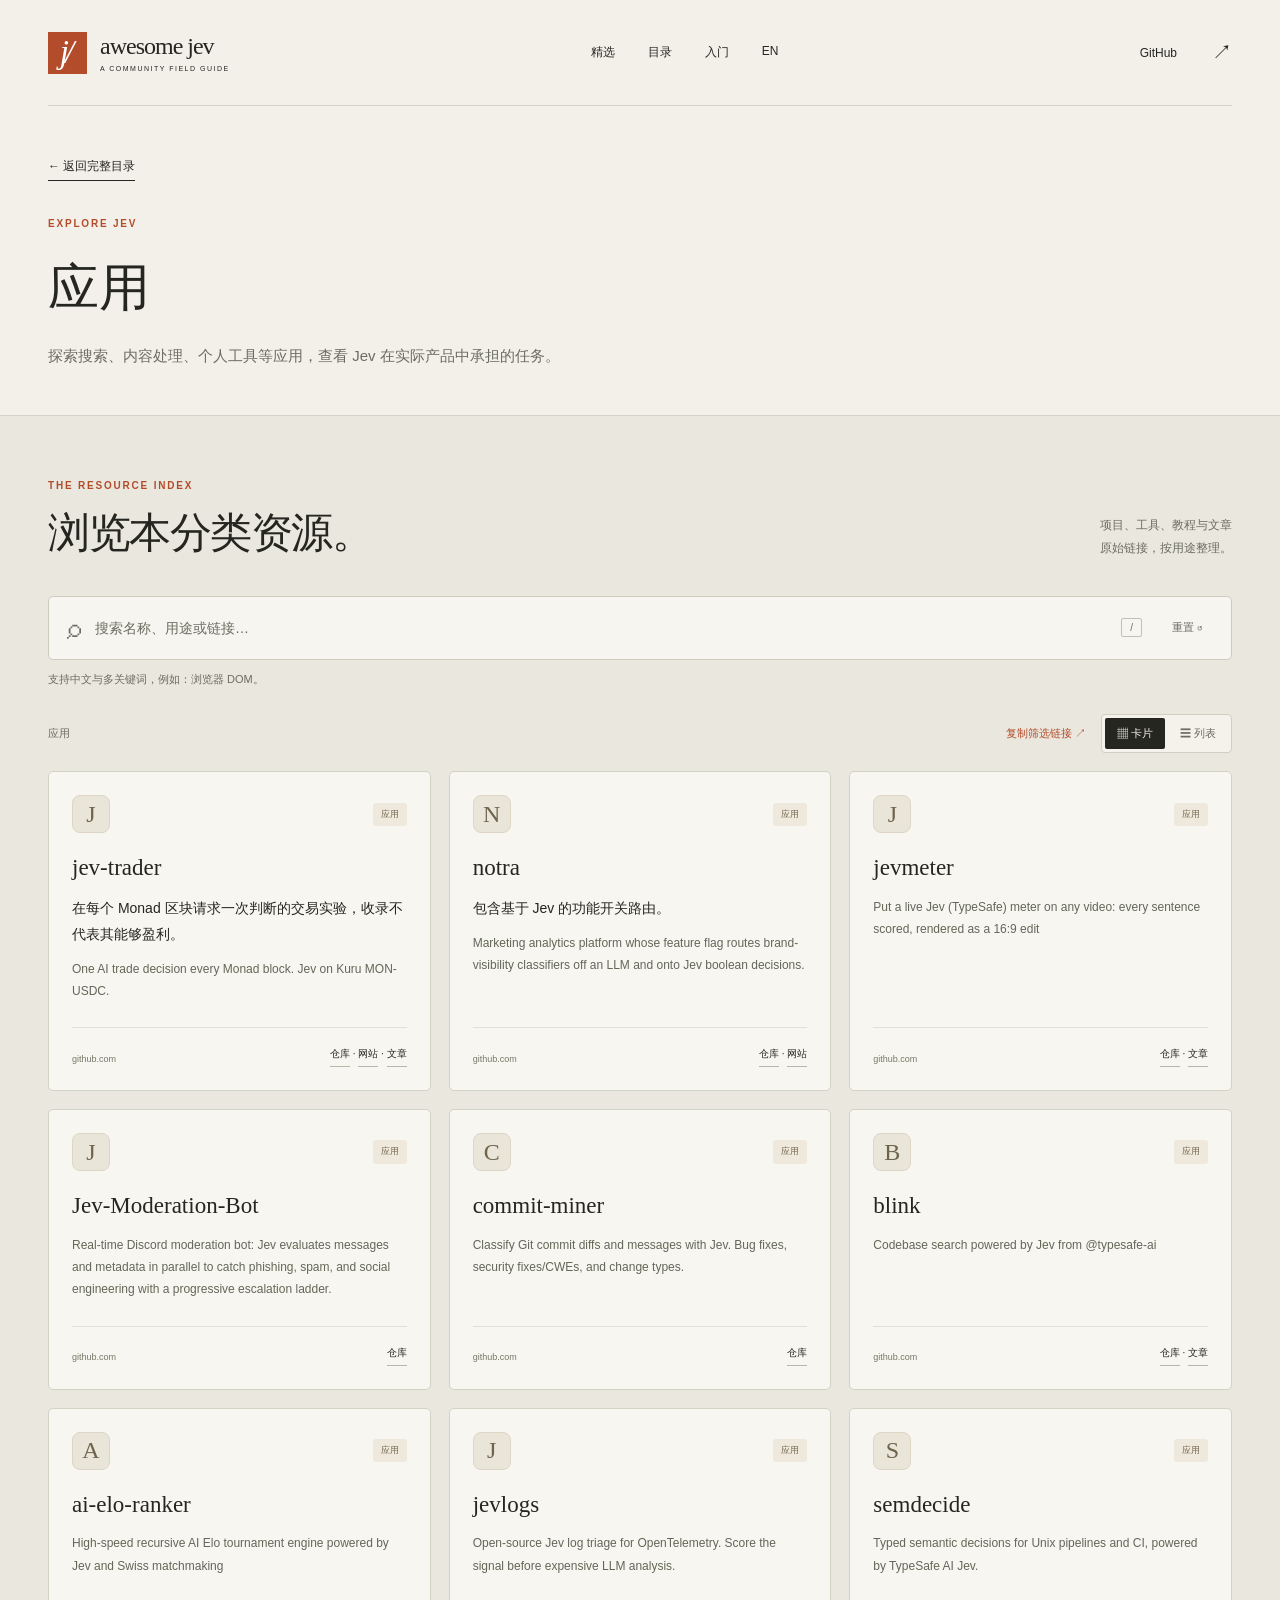
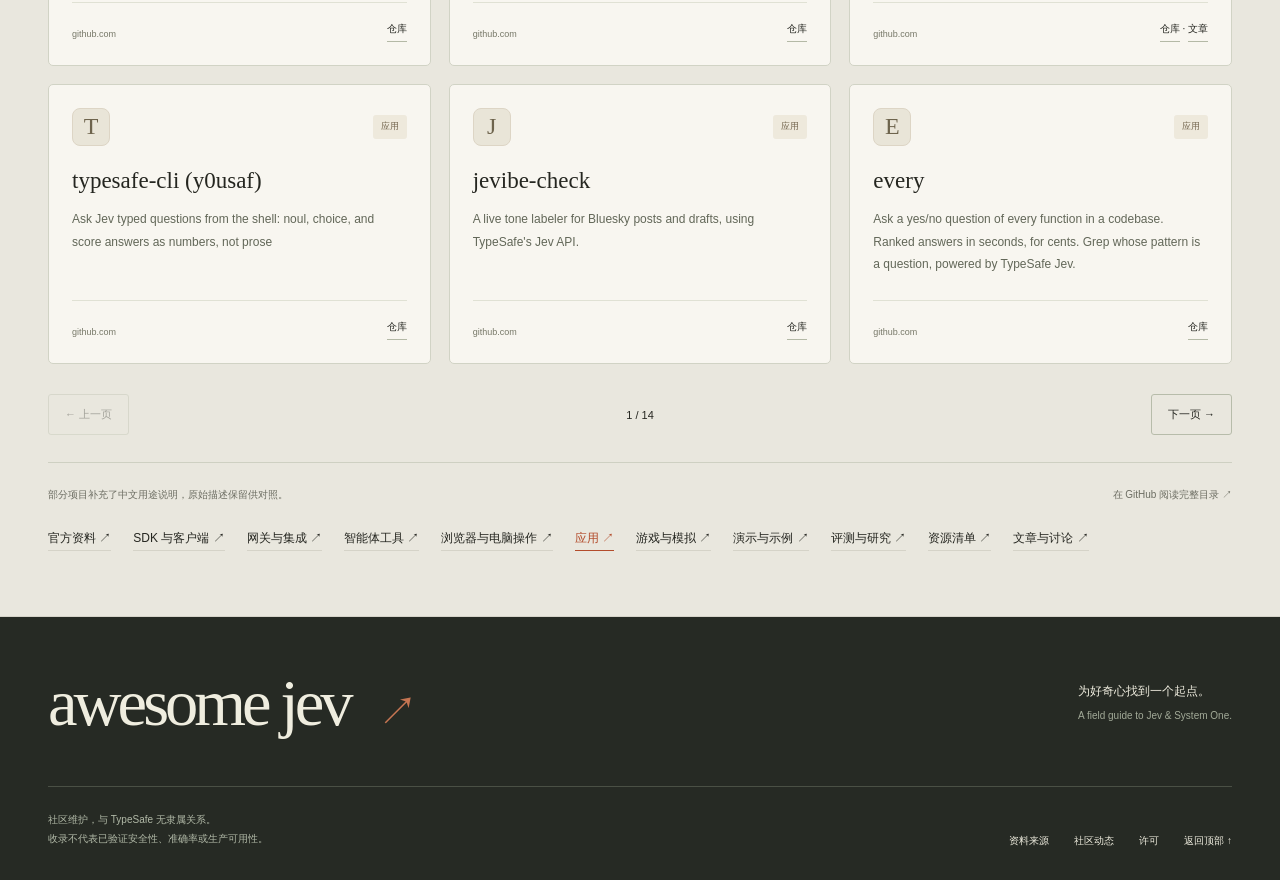
<file: docs/categories/apps.html>
<!doctype html>
<html lang="zh-CN">
<head>
<meta charset="utf-8"><meta name="viewport" content="width=device-width,initial-scale=1"><meta name="theme-color" content="#f3f0e9">
<title>Jev 应用 — Awesome Jev</title>
<meta name="description" content="探索搜索、内容处理、个人工具等应用，查看 Jev 在实际产品中承担的任务。">
<meta name="google-site-verification" content="RU2-TUFIhPM_cDASRGjQicB0VysuuAHV3V9HiHZ9Yn0" />
<link rel="canonical" href="https://majiayu000.github.io/awesome-jev/categories/apps.html">
<meta property="og:type" content="website"><meta property="og:site_name" content="Awesome Jev"><meta property="og:title" content="Jev 应用 — Awesome Jev">
<meta property="og:description" content="探索搜索、内容处理、个人工具等应用，查看 Jev 在实际产品中承担的任务。"><meta property="og:url" content="https://majiayu000.github.io/awesome-jev/categories/apps.html">
<meta property="og:image" content="https://majiayu000.github.io/awesome-jev/social-preview.png"><meta property="og:image:width" content="1280"><meta property="og:image:height" content="640"><meta property="og:image:alt" content="Awesome Jev 项目目录与路径选择概念插画">
<meta name="twitter:card" content="summary_large_image"><meta name="twitter:title" content="Jev 应用 — Awesome Jev"><meta name="twitter:description" content="探索搜索、内容处理、个人工具等应用，查看 Jev 在实际产品中承担的任务。"><meta name="twitter:image" content="https://majiayu000.github.io/awesome-jev/social-preview.png">
<link rel="stylesheet" href="../css/style.css"><script src="../js/app.js" defer></script>
</head>
<body>
<a class="skip" href="#resources">跳至资源目录</a>
<header class="site-header shell"><a class="brand" href="../" aria-label="Awesome Jev 首页"><span class="brand-mark" aria-hidden="true">j/</span><span>awesome jev<small>A COMMUNITY FIELD GUIDE</small></span></a><nav aria-label="主导航"><a href="../#featured">精选</a><a href="#resources">目录</a><a href="../#learn">入门</a><a href="https://github.com/majiayu000/awesome-jev/blob/main/README.md" lang="en">EN</a></nav><a class="github-link" href="https://github.com/majiayu000/awesome-jev">GitHub <span>↗</span></a></header>
<main><section class="category-intro shell"><a class="text-link" href="../#resources">← 返回完整目录</a><p class="eyebrow">EXPLORE JEV</p><h1>应用</h1><p>探索搜索、内容处理、个人工具等应用，查看 Jev 在实际产品中承担的任务。</p></section><section id="resources" class="catalog-section" aria-labelledby="catalog-title"><div class="shell"><div class="section-heading"><div><p class="eyebrow">THE RESOURCE INDEX</p><h2 id="catalog-title">浏览本分类资源。</h2></div><p class="section-caption">项目、工具、教程与文章<br>原始链接，按用途整理。</p></div>
<div class="catalog-main"><div id="filters" class="catalog-controls" hidden><label class="search-label" for="q"><span class="sr-only">搜索资源</span><span class="search-symbol" aria-hidden="true">⌕</span><input id="q" aria-describedby="search-help" type="search" placeholder="搜索名称、用途或链接…" autocomplete="off"><kbd aria-hidden="true">/</kbd></label><label class="sr-only" for="category"><span class="sr-only">分类</span><select id="category"><option value="">全部分类</option><option value="apps">应用</option></select></label><button id="reset" class="reset" type="button">重置 ↺</button></div><p id="search-help" class="search-help">支持中文与多关键词，例如：浏览器 DOM。</p><div class="catalog-status"><p id="status" role="status" aria-live="polite">全部资源</p><div class="catalog-actions"><button id="share" type="button" hidden>复制筛选链接 ↗</button><div class="view-switch" id="view-switch" role="group" aria-label="目录显示方式" hidden><button type="button" data-view="grid" aria-pressed="true">▦ 卡片</button><button type="button" data-view="list" aria-pressed="false">☰ 列表</button></div></div></div><p id="share-status" role="status" aria-live="polite"></p><input id="share-url" aria-label="当前筛选链接" readonly hidden>
<noscript><p>下方可直接阅读全部资源。启用 JavaScript 后可搜索、分类和翻页。</p></noscript><div id="grid" data-label="应用" class="resource-list" data-view="grid"><article class="card" data-category="apps"><div class="resource-body"><div class="resource-heading"><span class="resource-initial" aria-hidden="true">J</span><span class="category">应用</span></div><h3><a href="https://github.com/jarrodwatts/jev-trader">jev-trader</a></h3><p class="resource-zh" lang="zh-CN">在每个 Monad 区块请求一次判断的交易实验，收录不代表其能够盈利。</p><p>One AI trade decision every Monad block. Jev on Kuru MON-USDC.</p></div><div class="resource-footer"><span class="resource-domain">github.com</span><div class="resource-links"><a href="https://github.com/jarrodwatts/jev-trader">仓库</a> · <a href="https://jev-trader.vercel.app/">网站</a> · <a href="https://x.com/jarrodwatts/status/2100356151468585346">文章</a></div></div></article><article class="card" data-category="apps"><div class="resource-body"><div class="resource-heading"><span class="resource-initial" aria-hidden="true">N</span><span class="category">应用</span></div><h3><a href="https://github.com/usenotra/notra">notra</a></h3><p class="resource-zh" lang="zh-CN">包含基于 Jev 的功能开关路由。</p><p>Marketing analytics platform whose feature flag routes brand-visibility classifiers off an LLM and onto Jev boolean decisions.</p></div><div class="resource-footer"><span class="resource-domain">github.com</span><div class="resource-links"><a href="https://github.com/usenotra/notra">仓库</a> · <a href="https://www.usenotra.com/">网站</a></div></div></article><article class="card" data-category="apps"><div class="resource-body"><div class="resource-heading"><span class="resource-initial" aria-hidden="true">J</span><span class="category">应用</span></div><h3><a href="https://github.com/ChetasLua/jevmeter">jevmeter</a></h3><p>Put a live Jev (TypeSafe) meter on any video: every sentence scored, rendered as a 16:9 edit</p></div><div class="resource-footer"><span class="resource-domain">github.com</span><div class="resource-links"><a href="https://github.com/ChetasLua/jevmeter">仓库</a> · <a href="https://x.com/chetaslua/status/2100602714204049588">文章</a></div></div></article><article class="card" data-category="apps"><div class="resource-body"><div class="resource-heading"><span class="resource-initial" aria-hidden="true">J</span><span class="category">应用</span></div><h3><a href="https://github.com/brainstormity/Jev-Moderation-Bot">Jev-Moderation-Bot</a></h3><p>Real-time Discord moderation bot: Jev evaluates messages and metadata in parallel to catch phishing, spam, and social engineering with a progressive escalation ladder.</p></div><div class="resource-footer"><span class="resource-domain">github.com</span><div class="resource-links"><a href="https://github.com/brainstormity/Jev-Moderation-Bot">仓库</a></div></div></article><article class="card" data-category="apps"><div class="resource-body"><div class="resource-heading"><span class="resource-initial" aria-hidden="true">C</span><span class="category">应用</span></div><h3><a href="https://github.com/devanshbatham/commit-miner">commit-miner</a></h3><p>Classify Git commit diffs and messages with Jev. Bug fixes, security fixes/CWEs, and change types.</p></div><div class="resource-footer"><span class="resource-domain">github.com</span><div class="resource-links"><a href="https://github.com/devanshbatham/commit-miner">仓库</a></div></div></article><article class="card" data-category="apps"><div class="resource-body"><div class="resource-heading"><span class="resource-initial" aria-hidden="true">B</span><span class="category">应用</span></div><h3><a href="https://github.com/ellipsis-dev/blink">blink</a></h3><p>Codebase search powered by Jev from @typesafe-ai</p></div><div class="resource-footer"><span class="resource-domain">github.com</span><div class="resource-links"><a href="https://github.com/ellipsis-dev/blink">仓库</a> · <a href="https://x.com/0xLogicrw/status/2100478725393686556">文章</a></div></div></article><article class="card" data-category="apps"><div class="resource-body"><div class="resource-heading"><span class="resource-initial" aria-hidden="true">A</span><span class="category">应用</span></div><h3><a href="https://github.com/opaielsheikh/ai-elo-ranker">ai-elo-ranker</a></h3><p>High-speed recursive AI Elo tournament engine powered by Jev and Swiss matchmaking</p></div><div class="resource-footer"><span class="resource-domain">github.com</span><div class="resource-links"><a href="https://github.com/opaielsheikh/ai-elo-ranker">仓库</a></div></div></article><article class="card" data-category="apps"><div class="resource-body"><div class="resource-heading"><span class="resource-initial" aria-hidden="true">J</span><span class="category">应用</span></div><h3><a href="https://github.com/reachjalil/jevlogs">jevlogs</a></h3><p>Open-source Jev log triage for OpenTelemetry. Score the signal before expensive LLM analysis.</p></div><div class="resource-footer"><span class="resource-domain">github.com</span><div class="resource-links"><a href="https://github.com/reachjalil/jevlogs">仓库</a></div></div></article><article class="card" data-category="apps"><div class="resource-body"><div class="resource-heading"><span class="resource-initial" aria-hidden="true">S</span><span class="category">应用</span></div><h3><a href="https://github.com/sharziki/semdecide">semdecide</a></h3><p>Typed semantic decisions for Unix pipelines and CI, powered by TypeSafe AI Jev.</p></div><div class="resource-footer"><span class="resource-domain">github.com</span><div class="resource-links"><a href="https://github.com/sharziki/semdecide">仓库</a> · <a href="https://x.com/0xLogicrw/status/2100478725393686556">文章</a></div></div></article><article class="card" data-category="apps"><div class="resource-body"><div class="resource-heading"><span class="resource-initial" aria-hidden="true">T</span><span class="category">应用</span></div><h3><a href="https://github.com/y0usaf/typesafe-cli">typesafe-cli (y0usaf)</a></h3><p>Ask Jev typed questions from the shell: noul, choice, and score answers as numbers, not prose</p></div><div class="resource-footer"><span class="resource-domain">github.com</span><div class="resource-links"><a href="https://github.com/y0usaf/typesafe-cli">仓库</a></div></div></article><article class="card" data-category="apps"><div class="resource-body"><div class="resource-heading"><span class="resource-initial" aria-hidden="true">J</span><span class="category">应用</span></div><h3><a href="https://github.com/sriganesh/jevibe-check">jevibe-check</a></h3><p>A live tone labeler for Bluesky posts and drafts, using TypeSafe&#x27;s Jev API.</p></div><div class="resource-footer"><span class="resource-domain">github.com</span><div class="resource-links"><a href="https://github.com/sriganesh/jevibe-check">仓库</a></div></div></article><article class="card" data-category="apps"><div class="resource-body"><div class="resource-heading"><span class="resource-initial" aria-hidden="true">E</span><span class="category">应用</span></div><h3><a href="https://github.com/sufianetaouil/every">every</a></h3><p>Ask a yes/no question of every function in a codebase. Ranked answers in seconds, for cents. Grep whose pattern is a question, powered by TypeSafe Jev.</p></div><div class="resource-footer"><span class="resource-domain">github.com</span><div class="resource-links"><a href="https://github.com/sufianetaouil/every">仓库</a></div></div></article><article class="card" data-category="apps"><div class="resource-body"><div class="resource-heading"><span class="resource-initial" aria-hidden="true">C</span><span class="category">应用</span></div><h3><a href="https://github.com/ntedvs/commentcop">commentcop</a></h3><p>Put your code comments on trial. Powered by Jev.</p></div><div class="resource-footer"><span class="resource-domain">github.com</span><div class="resource-links"><a href="https://github.com/ntedvs/commentcop">仓库</a></div></div></article><article class="card" data-category="apps"><div class="resource-body"><div class="resource-heading"><span class="resource-initial" aria-hidden="true">J</span><span class="category">应用</span></div><h3><a href="https://github.com/jtsang4/jev-cli">jev-cli</a></h3><p>CLI for TypeSafe AI&#x27;s Jev evaluation model — typed questions in, structured JSON answers out</p></div><div class="resource-footer"><span class="resource-domain">github.com</span><div class="resource-links"><a href="https://github.com/jtsang4/jev-cli">仓库</a></div></div></article><article class="card" data-category="apps"><div class="resource-body"><div class="resource-heading"><span class="resource-initial" aria-hidden="true">B</span><span class="category">应用</span></div><h3><a href="https://github.com/WebGrga/btc-jev-signal">btc-jev-signal</a></h3><p>Experimental multi-horizon BTC signal generator using TypeSafe Jev probabilities and Binance market data.</p></div><div class="resource-footer"><span class="resource-domain">github.com</span><div class="resource-links"><a href="https://github.com/WebGrga/btc-jev-signal">仓库</a></div></div></article><article class="card" data-category="apps"><div class="resource-body"><div class="resource-heading"><span class="resource-initial" aria-hidden="true">J</span><span class="category">应用</span></div><h3><a href="https://github.com/GhrezaKh74/JevTicktRouter">JevTicktRouter</a></h3><p>A .NET 10 and React 19 application for fast, structured AI-powered ticket triage using TypeSafe Jev.</p></div><div class="resource-footer"><span class="resource-domain">github.com</span><div class="resource-links"><a href="https://github.com/GhrezaKh74/JevTicktRouter">仓库</a></div></div></article><article class="card" data-category="apps"><div class="resource-body"><div class="resource-heading"><span class="resource-initial" aria-hidden="true">D</span><span class="category">应用</span></div><h3><a href="https://github.com/pekth/draftpulse">draftpulse</a></h3><p>Experimental: live X draft viral scorer powered by TypeSafe Jev</p></div><div class="resource-footer"><span class="resource-domain">github.com</span><div class="resource-links"><a href="https://github.com/pekth/draftpulse">仓库</a></div></div></article><article class="card" data-category="apps"><div class="resource-body"><div class="resource-heading"><span class="resource-initial" aria-hidden="true">J</span><span class="category">应用</span></div><h3><a href="https://github.com/Charlyhno-eng/jev-document-classification">jev-document-classification</a></h3><p>JEV Document Classification enables the rapid and cost-effective classification of text-based documents using AI, leveraging TypeSafe&#x27;s &quot;System One&quot; model.</p></div><div class="resource-footer"><span class="resource-domain">github.com</span><div class="resource-links"><a href="https://github.com/Charlyhno-eng/jev-document-classification">仓库</a></div></div></article><article class="card" data-category="apps"><div class="resource-body"><div class="resource-heading"><span class="resource-initial" aria-hidden="true">T</span><span class="category">应用</span></div><h3><a href="https://github.com/gtaras7/typesafe-jev">typesafe-jev</a></h3><p>Screen a folder of CVs with the TypeSafe Jev decision model: typed judgments, an editable policy, free re-scoring.</p></div><div class="resource-footer"><span class="resource-domain">github.com</span><div class="resource-links"><a href="https://github.com/gtaras7/typesafe-jev">仓库</a></div></div></article><article class="card" data-category="apps"><div class="resource-body"><div class="resource-heading"><span class="resource-initial" aria-hidden="true">T</span><span class="category">应用</span></div><h3><a href="https://github.com/shivam2003-dev/typesafe-triage-guard">typesafe-triage-guard</a></h3><p>Three composable judgment pipelines on TypeSafe&#x27;s Jev: support-ticket triage, observability alert triage, and a deploy-risk gate.</p></div><div class="resource-footer"><span class="resource-domain">github.com</span><div class="resource-links"><a href="https://github.com/shivam2003-dev/typesafe-triage-guard">仓库</a></div></div></article><article class="card" data-category="apps"><div class="resource-body"><div class="resource-heading"><span class="resource-initial" aria-hidden="true">J</span><span class="category">应用</span></div><h3><a href="https://github.com/0xArx/jevegis">jevegis</a></h3><p>Guardrails for LLM apps in one API call. Prompt injection, jailbreaks, leaks, unsafe content. Built on TypeSafe Jev. MIT.</p></div><div class="resource-footer"><span class="resource-domain">github.com</span><div class="resource-links"><a href="https://github.com/0xArx/jevegis">仓库</a> · <a href="https://jevegis.vercel.app">网站</a></div></div></article><article class="card" data-category="apps"><div class="resource-body"><div class="resource-heading"><span class="resource-initial" aria-hidden="true">C</span><span class="category">应用</span></div><h3><a href="https://github.com/MarissaFamularo/citation-verifier">citation-verifier</a></h3><p>Check whether each cited paper supports the sentence citing it. Claude proves the quote, TypeSafe&#x27;s Jev scores it, a human decides.</p></div><div class="resource-footer"><span class="resource-domain">github.com</span><div class="resource-links"><a href="https://github.com/MarissaFamularo/citation-verifier">仓库</a> · <a href="https://verify.papertrellis.com">网站</a></div></div></article><article class="card" data-category="apps"><div class="resource-body"><div class="resource-heading"><span class="resource-initial" aria-hidden="true">J</span><span class="category">应用</span></div><h3><a href="https://github.com/hev/reranker">jev-rerank</a></h3><p>Use Jev (TypeSafe&#x27;s System One model) as a calibrated reranker: one call, up to 30 documents, a probability per document. Apache-2.0.</p></div><div class="resource-footer"><span class="resource-domain">github.com</span><div class="resource-links"><a href="https://github.com/hev/reranker">仓库</a></div></div></article><article class="card" data-category="apps"><div class="resource-body"><div class="resource-heading"><span class="resource-initial" aria-hidden="true">E</span><span class="category">应用</span></div><h3><a href="https://github.com/colinmcdermott/emoji-jev">emoji-jev</a></h3><p>Emoji autocomplete at the speed of typing. TypeSafe AI Jev on a Whop-hosted TanStack Start app.</p></div><div class="resource-footer"><span class="resource-domain">github.com</span><div class="resource-links"><a href="https://github.com/colinmcdermott/emoji-jev">仓库</a></div></div></article><article class="card" data-category="apps"><div class="resource-body"><div class="resource-heading"><span class="resource-initial" aria-hidden="true">J</span><span class="category">应用</span></div><h3><a href="https://github.com/awun8191/jev-resume-analyzer">jev-resume-analyzer</a></h3><p>CV diagnostics and job alignment with TypeSafe Jev, React and FastAPI</p></div><div class="resource-footer"><span class="resource-domain">github.com</span><div class="resource-links"><a href="https://github.com/awun8191/jev-resume-analyzer">仓库</a></div></div></article><article class="card" data-category="apps"><div class="resource-body"><div class="resource-heading"><span class="resource-initial" aria-hidden="true">J</span><span class="category">应用</span></div><h3><a href="https://github.com/santos-sanz/jev-audio-beeper">jev-audio-beeper</a></h3><p>Low-latency audio censorship POC using Jev typed decisions and ffmpeg.</p></div><div class="resource-footer"><span class="resource-domain">github.com</span><div class="resource-links"><a href="https://github.com/santos-sanz/jev-audio-beeper">仓库</a></div></div></article><article class="card" data-category="apps"><div class="resource-body"><div class="resource-heading"><span class="resource-initial" aria-hidden="true">S</span><span class="category">应用</span></div><h3><a href="https://github.com/ShupingR/scam-shield">scam-shield</a></h3><p>Scam text message filter powered by TypeSafe&#x27;s Jev model</p></div><div class="resource-footer"><span class="resource-domain">github.com</span><div class="resource-links"><a href="https://github.com/ShupingR/scam-shield">仓库</a> · <a href="https://scam-shield-seven-ecru.vercel.app">网站</a></div></div></article><article class="card" data-category="apps"><div class="resource-body"><div class="resource-heading"><span class="resource-initial" aria-hidden="true">T</span><span class="category">应用</span></div><h3><a href="https://github.com/Hexdigest123/typesafe-comment">typesafe-comment</a></h3><p>Small Python package that uses typesafe.ai to evaluate code comments on certain heuristics</p></div><div class="resource-footer"><span class="resource-domain">github.com</span><div class="resource-links"><a href="https://github.com/Hexdigest123/typesafe-comment">仓库</a></div></div></article><article class="card" data-category="apps"><div class="resource-body"><div class="resource-heading"><span class="resource-initial" aria-hidden="true">T</span><span class="category">应用</span></div><h3><a href="https://github.com/brandonbryant12/transcript-scorecard">transcript-scorecard</a></h3><p>ACME live support-call scoring demo with TypeSafe AI, Effect, SQLite, React, Vite, and Turborepo</p></div><div class="resource-footer"><span class="resource-domain">github.com</span><div class="resource-links"><a href="https://github.com/brandonbryant12/transcript-scorecard">仓库</a></div></div></article><article class="card" data-category="apps"><div class="resource-body"><div class="resource-heading"><span class="resource-initial" aria-hidden="true">M</span><span class="category">应用</span></div><h3><a href="https://github.com/jxucoder/mimicry">mimicry</a></h3><p>Rewrite AI drafts in your own voice with a bounded TypeSafe feedback loop.</p></div><div class="resource-footer"><span class="resource-domain">github.com</span><div class="resource-links"><a href="https://github.com/jxucoder/mimicry">仓库</a></div></div></article><article class="card" data-category="apps"><div class="resource-body"><div class="resource-heading"><span class="resource-initial" aria-hidden="true">S</span><span class="category">应用</span></div><h3><a href="https://github.com/cpaczek/s1s">s1s</a></h3><p>System One Search: navigate and trace code with TypeSafe judgments and repository evidence</p></div><div class="resource-footer"><span class="resource-domain">github.com</span><div class="resource-links"><a href="https://github.com/cpaczek/s1s">仓库</a> · <a href="https://s1s.iar.dev">网站</a></div></div></article><article class="card" data-category="apps"><div class="resource-body"><div class="resource-heading"><span class="resource-initial" aria-hidden="true">P</span><span class="category">应用</span></div><h3><a href="https://github.com/hemanth/pkg-gate">pkg-gate</a></h3><p>Pre-install security gate for npm lifecycle scripts using TypeSafe System One.</p></div><div class="resource-footer"><span class="resource-domain">github.com</span><div class="resource-links"><a href="https://github.com/hemanth/pkg-gate">仓库</a> · <a href="https://hemanth.github.io/pkg-gate/">网站</a></div></div></article><article class="card" data-category="apps"><div class="resource-body"><div class="resource-heading"><span class="resource-initial" aria-hidden="true">J</span><span class="category">应用</span></div><h3><a href="https://jevclassifier.vercel.app">Jev Classifier</a></h3><p>Local Telegram channel JSON analyzer for intent, quality, sentiment, and speaker tone.</p></div><div class="resource-footer"><span class="resource-domain">jevclassifier.vercel.app</span><div class="resource-links"><a href="https://jevclassifier.vercel.app">网站</a> · <a href="https://x.com/DagmawiBabi/status/2100618066459553796">文章</a></div></div></article><article class="card" data-category="apps"><div class="resource-body"><div class="resource-heading"><span class="resource-initial" aria-hidden="true">D</span><span class="category">应用</span></div><h3><a href="https://dmx.to">dmx.to</a></h3><p>X client with Jev smart rules that filter the timeline by usefulness, type, and topic.</p></div><div class="resource-footer"><span class="resource-domain">dmx.to</span><div class="resource-links"><a href="https://dmx.to">网站</a> · <a href="https://x.com/thekitze/status/2100570975175877106">文章</a></div></div></article><article class="card" data-category="apps"><div class="resource-body"><div class="resource-heading"><span class="resource-initial" aria-hidden="true">T</span><span class="category">应用</span></div><h3><a href="https://github.com/TheoLeeCJ/SemIf">TheoLeeCJ/SemIf</a></h3><p class="resource-zh" lang="zh-CN">受 Jev 启发的独立实现，不是官方模型。</p><p>Semantic ifs from open models, on a 3090 at home. Independent; not affiliated with Jev or TypeSafe.</p></div><div class="resource-footer"><span class="resource-domain">github.com</span><div class="resource-links"><a href="https://github.com/TheoLeeCJ/SemIf">仓库</a> · <a href="https://openjev.com">网站</a></div></div></article><article class="card" data-category="apps"><div class="resource-body"><div class="resource-heading"><span class="resource-initial" aria-hidden="true">R</span><span class="category">应用</span></div><h3><a href="https://github.com/realZachi/pg-jev">realZachi/pg-jev</a></h3><p>Ask your Postgres tables questions in plain language. A PostgreSQL extension powered by TypeSafe&#x27;s Jev.</p></div><div class="resource-footer"><span class="resource-domain">github.com</span><div class="resource-links"><a href="https://github.com/realZachi/pg-jev">仓库</a> · <a href="https://pgjev.com">网站</a></div></div></article><article class="card" data-category="apps"><div class="resource-body"><div class="resource-heading"><span class="resource-initial" aria-hidden="true">E</span><span class="category">应用</span></div><h3><a href="https://github.com/ekzhang/openjev-sglang">ekzhang/openjev-sglang</a></h3><p>Jev-compatible API endpoint based on open models (prefill-only)</p></div><div class="resource-footer"><span class="resource-domain">github.com</span><div class="resource-links"><a href="https://github.com/ekzhang/openjev-sglang">仓库</a> · <a href="https://ekzhang--openjev-sglang-openjev.us-west.modal.direct">网站</a></div></div></article><article class="card" data-category="apps"><div class="resource-body"><div class="resource-heading"><span class="resource-initial" aria-hidden="true">R</span><span class="category">应用</span></div><h3><a href="https://github.com/realZachi/typesafe-adblock">realZachi/typesafe-adblock</a></h3><p>🧹 Fun project: a Chrome extension that asks a tiny AI decision model (TypeSafe Jev) &quot;is this DOM element an ad?&quot; and pops it off the page. BYOK, no backend, not a real ad blocker.</p></div><div class="resource-footer"><span class="resource-domain">github.com</span><div class="resource-links"><a href="https://github.com/realZachi/typesafe-adblock">仓库</a></div></div></article><article class="card" data-category="apps"><div class="resource-body"><div class="resource-heading"><span class="resource-initial" aria-hidden="true">M</span><span class="category">应用</span></div><h3><a href="https://github.com/mrnugget/jev-shell-history">mrnugget/jev-shell-history</a></h3><p>Fish-style zsh history autosuggestions ranked by Jev (TypeSafe)</p></div><div class="resource-footer"><span class="resource-domain">github.com</span><div class="resource-links"><a href="https://github.com/mrnugget/jev-shell-history">仓库</a></div></div></article><article class="card" data-category="apps"><div class="resource-body"><div class="resource-heading"><span class="resource-initial" aria-hidden="true">R</span><span class="category">应用</span></div><h3><a href="https://github.com/razorback16/openjev">razorback16/openjev</a></h3><p>Open, Jev-compatible System One decision server on DiffusionGemma</p></div><div class="resource-footer"><span class="resource-domain">github.com</span><div class="resource-links"><a href="https://github.com/razorback16/openjev">仓库</a> · <a href="https://codiv.ai">网站</a></div></div></article><article class="card" data-category="apps"><div class="resource-body"><div class="resource-heading"><span class="resource-initial" aria-hidden="true">R</span><span class="category">应用</span></div><h3><a href="https://github.com/RafalWilinski/vibecheck">RafalWilinski/vibecheck</a></h3><p>Chrome extension: vibe-check your X posts with TypeSafe&#x27;s Jev before you hit Post</p></div><div class="resource-footer"><span class="resource-domain">github.com</span><div class="resource-links"><a href="https://github.com/RafalWilinski/vibecheck">仓库</a></div></div></article><article class="card" data-category="apps"><div class="resource-body"><div class="resource-heading"><span class="resource-initial" aria-hidden="true">D</span><span class="category">应用</span></div><h3><a href="https://github.com/dannote/jev">dannote/jev</a></h3><p>TypeSafe Jev for OTP: reply to Jev from a GenServer and pattern match on its answer</p></div><div class="resource-footer"><span class="resource-domain">github.com</span><div class="resource-links"><a href="https://github.com/dannote/jev">仓库</a></div></div></article><article class="card" data-category="apps"><div class="resource-body"><div class="resource-heading"><span class="resource-initial" aria-hidden="true">C</span><span class="category">应用</span></div><h3><a href="https://github.com/compozy/yoshi">compozy/yoshi</a></h3><p>Context-pruning proxy for Claude Code and Codex: Jev judges which history is still needed, measured not claimed. POC here now, heading soon into https://github.com/compozy/compozy</p></div><div class="resource-footer"><span class="resource-domain">github.com</span><div class="resource-links"><a href="https://github.com/compozy/yoshi">仓库</a></div></div></article><article class="card" data-category="apps"><div class="resource-body"><div class="resource-heading"><span class="resource-initial" aria-hidden="true">Z</span><span class="category">应用</span></div><h3><a href="https://github.com/zadescoxp/Jev-Trades">zadescoxp/Jev-Trades</a></h3><p>Trading bot with the all new TypeSafe AI&#x27;s first system one model named as Jev</p></div><div class="resource-footer"><span class="resource-domain">github.com</span><div class="resource-links"><a href="https://github.com/zadescoxp/Jev-Trades">仓库</a> · <a href="https://jevtrades.zadescoxp.com">网站</a></div></div></article><article class="card" data-category="apps"><div class="resource-body"><div class="resource-heading"><span class="resource-initial" aria-hidden="true">S</span><span class="category">应用</span></div><h3><a href="https://github.com/stephanj/parallelConstraintDecoding">stephanj/parallelConstraintDecoding</a></h3><p>Parallel Constraint Decoding using Java and Llama.cpp compared to Python 🔥</p></div><div class="resource-footer"><span class="resource-domain">github.com</span><div class="resource-links"><a href="https://github.com/stephanj/parallelConstraintDecoding">仓库</a></div></div></article><article class="card" data-category="apps"><div class="resource-body"><div class="resource-heading"><span class="resource-initial" aria-hidden="true">A</span><span class="category">应用</span></div><h3><a href="https://github.com/AlbionaHoti/refgarden">AlbionaHoti/refgarden</a></h3><p>A spatial reference explorer for creators. Local Jev query choices, metadata highlights and source-linked collections.</p></div><div class="resource-footer"><span class="resource-domain">github.com</span><div class="resource-links"><a href="https://github.com/AlbionaHoti/refgarden">仓库</a></div></div></article><article class="card" data-category="apps"><div class="resource-body"><div class="resource-heading"><span class="resource-initial" aria-hidden="true">K</span><span class="category">应用</span></div><h3><a href="https://github.com/komorra/Eugeniusz">komorra/Eugeniusz</a></h3><p>Local, typed AI decisions for C, C++, C#, Python, Unity and Unreal Engine.</p></div><div class="resource-footer"><span class="resource-domain">github.com</span><div class="resource-links"><a href="https://github.com/komorra/Eugeniusz">仓库</a></div></div></article><article class="card" data-category="apps"><div class="resource-body"><div class="resource-heading"><span class="resource-initial" aria-hidden="true">M</span><span class="category">应用</span></div><h3><a href="https://github.com/manifoldor/xtags">manifoldor/xtags</a></h3><p>在 X 的时间线上，给每条帖子标出它想让你干什么。判断来自 Jev，一个只返回概率、不生成文本的模型。</p></div><div class="resource-footer"><span class="resource-domain">github.com</span><div class="resource-links"><a href="https://github.com/manifoldor/xtags">仓库</a></div></div></article><article class="card" data-category="apps"><div class="resource-body"><div class="resource-heading"><span class="resource-initial" aria-hidden="true">S</span><span class="category">应用</span></div><h3><a href="https://github.com/scale-venture-partners/riff">scale-venture-partners/riff</a></h3><p>A small, fast prose linter: ruff-style rule codes for writing, backed by TypeSafe&#x27;s Jev model</p></div><div class="resource-footer"><span class="resource-domain">github.com</span><div class="resource-links"><a href="https://github.com/scale-venture-partners/riff">仓库</a></div></div></article><article class="card" data-category="apps"><div class="resource-body"><div class="resource-heading"><span class="resource-initial" aria-hidden="true">A</span><span class="category">应用</span></div><h3><a href="https://github.com/arielweinberger/jev-autopilot">arielweinberger/jev-autopilot</a></h3><p>This demo uses Jev from TypeSafe AI to autonomously fly a drone in a random city from point A to point B, avoiding obstacles along the way. A trip costs $0.01.</p></div><div class="resource-footer"><span class="resource-domain">github.com</span><div class="resource-links"><a href="https://github.com/arielweinberger/jev-autopilot">仓库</a></div></div></article><article class="card" data-category="apps"><div class="resource-body"><div class="resource-heading"><span class="resource-initial" aria-hidden="true">K</span><span class="category">应用</span></div><h3><a href="https://github.com/keeltrace/hermes-jev">keeltrace/hermes-jev</a></h3><p>Typed System One decisions, ranking, verification, and an opt-in Hermes tool gate using TypeSafe Jev.</p></div><div class="resource-footer"><span class="resource-domain">github.com</span><div class="resource-links"><a href="https://github.com/keeltrace/hermes-jev">仓库</a></div></div></article><article class="card" data-category="apps"><div class="resource-body"><div class="resource-heading"><span class="resource-initial" aria-hidden="true">U</span><span class="category">应用</span></div><h3><a href="https://github.com/unicodeveloper/jevocks">unicodeveloper/jevocks</a></h3><p>Everyday Stocks Status with Jev</p></div><div class="resource-footer"><span class="resource-domain">github.com</span><div class="resource-links"><a href="https://github.com/unicodeveloper/jevocks">仓库</a> · <a href="https://jevinik.up.railway.app">网站</a></div></div></article><article class="card" data-category="apps"><div class="resource-body"><div class="resource-heading"><span class="resource-initial" aria-hidden="true">D</span><span class="category">应用</span></div><h3><a href="https://github.com/DECRUX9812/openjev">DECRUX9812/openjev</a></h3><p>Open, local, zero-cost reimplementation of the Jev decision layer for job postings</p></div><div class="resource-footer"><span class="resource-domain">github.com</span><div class="resource-links"><a href="https://github.com/DECRUX9812/openjev">仓库</a></div></div></article><article class="card" data-category="apps"><div class="resource-body"><div class="resource-heading"><span class="resource-initial" aria-hidden="true">D</span><span class="category">应用</span></div><h3><a href="https://github.com/djangobeatty/textured">djangobeatty/textured</a></h3><p>Textured — Sounds of words. A musical toy from Fluxus.</p></div><div class="resource-footer"><span class="resource-domain">github.com</span><div class="resource-links"><a href="https://github.com/djangobeatty/textured">仓库</a> · <a href="https://textured.fyi/">网站</a></div></div></article><article class="card" data-category="apps"><div class="resource-body"><div class="resource-heading"><span class="resource-initial" aria-hidden="true">E</span><span class="category">应用</span></div><h3><a href="https://github.com/EugeneBoondock/jevsql">EugeneBoondock/jevsql</a></h3><p>SQL with natural-language predicates, powered by TypeSafe&#x27;s Jev. Filter, rank, classify and score rows by meaning — batched, cached and cost-guarded.</p></div><div class="resource-footer"><span class="resource-domain">github.com</span><div class="resource-links"><a href="https://github.com/EugeneBoondock/jevsql">仓库</a></div></div></article><article class="card" data-category="apps"><div class="resource-body"><div class="resource-heading"><span class="resource-initial" aria-hidden="true">L</span><span class="category">应用</span></div><h3><a href="https://github.com/luantak/is-malicious">luantak/is-malicious</a></h3><p>A codebase scanner that helps you to not run malicous code</p></div><div class="resource-footer"><span class="resource-domain">github.com</span><div class="resource-links"><a href="https://github.com/luantak/is-malicious">仓库</a></div></div></article><article class="card" data-category="apps"><div class="resource-body"><div class="resource-heading"><span class="resource-initial" aria-hidden="true">M</span><span class="category">应用</span></div><h3><a href="https://github.com/maker-KK/todo-jev">maker-KK/todo-jev</a></h3><p>⚡ Ultra-fast, low-cost intelligent task classifier and 3-tier routing engine powered by TypeSafe Jev (System One)</p></div><div class="resource-footer"><span class="resource-domain">github.com</span><div class="resource-links"><a href="https://github.com/maker-KK/todo-jev">仓库</a></div></div></article><article class="card" data-category="apps"><div class="resource-body"><div class="resource-heading"><span class="resource-initial" aria-hidden="true">R</span><span class="category">应用</span></div><h3><a href="https://github.com/reachjalil/jev-tree">reachjalil/jev-tree</a></h3><p>Recursive Jev choice over a taxonomy. Select from more than 255 options without breaking TypeSafe Jev&#x27;s choice cap.</p></div><div class="resource-footer"><span class="resource-domain">github.com</span><div class="resource-links"><a href="https://github.com/reachjalil/jev-tree">仓库</a> · <a href="https://reachjalil.github.io/jev-tree/">网站</a></div></div></article><article class="card" data-category="apps"><div class="resource-body"><div class="resource-heading"><span class="resource-initial" aria-hidden="true">R</span><span class="category">应用</span></div><h3><a href="https://github.com/reycn/smart-switch">reycn/smart-switch</a></h3><p>Reimagined window switcher for macOS using frontier artificial intelligence. Predicted by TypeSafe&#x27;s Jev model</p></div><div class="resource-footer"><span class="resource-domain">github.com</span><div class="resource-links"><a href="https://github.com/reycn/smart-switch">仓库</a></div></div></article><article class="card" data-category="apps"><div class="resource-body"><div class="resource-heading"><span class="resource-initial" aria-hidden="true">T</span><span class="category">应用</span></div><h3><a href="https://github.com/tumf/jev-cli">tumf/jev-cli</a></h3><p>Small dependency-free CLI for TypeSafe Jev</p></div><div class="resource-footer"><span class="resource-domain">github.com</span><div class="resource-links"><a href="https://github.com/tumf/jev-cli">仓库</a> · <a href="https://docs.typesafe.ai/introduction">网站</a></div></div></article><article class="card" data-category="apps"><div class="resource-body"><div class="resource-heading"><span class="resource-initial" aria-hidden="true">V</span><span class="category">应用</span></div><h3><a href="https://github.com/vmendes90/jev-shield">vmendes90/jev-shield</a></h3><p>Privacy-first Chrome extension that semantically blocks native ads, sponsored feed cards, and video ads using TypeSafe Jev</p></div><div class="resource-footer"><span class="resource-domain">github.com</span><div class="resource-links"><a href="https://github.com/vmendes90/jev-shield">仓库</a></div></div></article><article class="card" data-category="apps"><div class="resource-body"><div class="resource-heading"><span class="resource-initial" aria-hidden="true">W</span><span class="category">应用</span></div><h3><a href="https://github.com/wfzyx/von">wfzyx/von</a></h3><p>The open-source System One decision model. Sub-15ms, non-autoregressive, local drop-in alternative to TypeSafe Jev.</p></div><div class="resource-footer"><span class="resource-domain">github.com</span><div class="resource-links"><a href="https://github.com/wfzyx/von">仓库</a></div></div></article><article class="card" data-category="apps"><div class="resource-body"><div class="resource-heading"><span class="resource-initial" aria-hidden="true">A</span><span class="category">应用</span></div><h3><a href="https://github.com/anxkhn/JevPlaysPokemon">anxkhn/JevPlaysPokemon</a></h3><p>Jev plays Generation 3 Pokémon via Showdown and a real FireRed ROM.</p></div><div class="resource-footer"><span class="resource-domain">github.com</span><div class="resource-links"><a href="https://github.com/anxkhn/JevPlaysPokemon">仓库</a></div></div></article><article class="card" data-category="apps"><div class="resource-body"><div class="resource-heading"><span class="resource-initial" aria-hidden="true">E</span><span class="category">应用</span></div><h3><a href="https://github.com/erhanmeydan/jev2048">erhanmeydan/jev2048</a></h3><p>TypeSafe&#x27;in Jev karar modeli gerçek bir online 2048 sitesinde oynuyor — hamle başına tek API çağrısı, tek anahtar.</p></div><div class="resource-footer"><span class="resource-domain">github.com</span><div class="resource-links"><a href="https://github.com/erhanmeydan/jev2048">仓库</a></div></div></article><article class="card" data-category="apps"><div class="resource-body"><div class="resource-heading"><span class="resource-initial" aria-hidden="true">F</span><span class="category">应用</span></div><h3><a href="https://github.com/fernandoviac/judged">fernandoviac/judged</a></h3><p>Focused terminal interface for typed judgments from TypeSafe System One.</p></div><div class="resource-footer"><span class="resource-domain">github.com</span><div class="resource-links"><a href="https://github.com/fernandoviac/judged">仓库</a></div></div></article><article class="card" data-category="apps"><div class="resource-body"><div class="resource-heading"><span class="resource-initial" aria-hidden="true">F</span><span class="category">应用</span></div><h3><a href="https://github.com/franknoh/OpenJev">franknoh/OpenJev</a></h3><p>原始资料未提供说明。</p></div><div class="resource-footer"><span class="resource-domain">github.com</span><div class="resource-links"><a href="https://github.com/franknoh/OpenJev">仓库</a></div></div></article><article class="card" data-category="apps"><div class="resource-body"><div class="resource-heading"><span class="resource-initial" aria-hidden="true">K</span><span class="category">应用</span></div><h3><a href="https://github.com/keltokhy/jlink">keltokhy/jlink</a></h3><p>Record linkage for economists: write the match rule in plain English, get a probability per pair, audit it, cite it. Python, CLI, Stata and R.</p></div><div class="resource-footer"><span class="resource-domain">github.com</span><div class="resource-links"><a href="https://github.com/keltokhy/jlink">仓库</a></div></div></article><article class="card" data-category="apps"><div class="resource-body"><div class="resource-heading"><span class="resource-initial" aria-hidden="true">K</span><span class="category">应用</span></div><h3><a href="https://github.com/kitze/pagegrade">kitze/pagegrade</a></h3><p>Grade page sections for clarity, writing and on-page SEO. WXT + TypeSafe AI Jev.</p></div><div class="resource-footer"><span class="resource-domain">github.com</span><div class="resource-links"><a href="https://github.com/kitze/pagegrade">仓库</a></div></div></article><article class="card" data-category="apps"><div class="resource-body"><div class="resource-heading"><span class="resource-initial" aria-hidden="true">N</span><span class="category">应用</span></div><h3><a href="https://github.com/Nasrallah-AL/jev-cli">Nasrallah-AL/jev-cli</a></h3><p>Command-line tool for TypeSafe&#x27;s Jev AI model</p></div><div class="resource-footer"><span class="resource-domain">github.com</span><div class="resource-links"><a href="https://github.com/Nasrallah-AL/jev-cli">仓库</a> · <a href="https://jevcli.vectorz.app/">网站</a></div></div></article><article class="card" data-category="apps"><div class="resource-body"><div class="resource-heading"><span class="resource-initial" aria-hidden="true">Q</span><span class="category">应用</span></div><h3><a href="https://github.com/qddegtya/qualm">qddegtya/qualm</a></h3><p>Typed decisions from a System One model. An uncertain answer is a different type from a confident one — and the compiler makes you handle it.</p></div><div class="resource-footer"><span class="resource-domain">github.com</span><div class="resource-links"><a href="https://github.com/qddegtya/qualm">仓库</a> · <a href="https://github.com/qddegtya/qualm#readme">网站</a></div></div></article><article class="card" data-category="apps"><div class="resource-body"><div class="resource-heading"><span class="resource-initial" aria-hidden="true">R</span><span class="category">应用</span></div><h3><a href="https://github.com/Red5d/jev-cvss">Red5d/jev-cvss</a></h3><p>Fast CVSS scoring from vulnerability descriptions using Typesafe Jev</p></div><div class="resource-footer"><span class="resource-domain">github.com</span><div class="resource-links"><a href="https://github.com/Red5d/jev-cvss">仓库</a></div></div></article><article class="card" data-category="apps"><div class="resource-body"><div class="resource-heading"><span class="resource-initial" aria-hidden="true">S</span><span class="category">应用</span></div><h3><a href="https://github.com/soderlind/ai-provider-for-jev">soderlind/ai-provider-for-jev</a></h3><p>Connect WordPress to TypeSafe&#x27;s Jev System One model for structured decisions (choice, score, noul).</p></div><div class="resource-footer"><span class="resource-domain">github.com</span><div class="resource-links"><a href="https://github.com/soderlind/ai-provider-for-jev">仓库</a></div></div></article><article class="card" data-category="apps"><div class="resource-body"><div class="resource-heading"><span class="resource-initial" aria-hidden="true">S</span><span class="category">应用</span></div><h3><a href="https://github.com/solhosty/last-train-jev">solhosty/last-train-jev</a></h3><p>A small detective escape room built with TypeSafe Jev, React, and Express.</p></div><div class="resource-footer"><span class="resource-domain">github.com</span><div class="resource-links"><a href="https://github.com/solhosty/last-train-jev">仓库</a></div></div></article><article class="card" data-category="apps"><div class="resource-body"><div class="resource-heading"><span class="resource-initial" aria-hidden="true">S</span><span class="category">应用</span></div><h3><a href="https://github.com/StefanoITA/ts-jev-cost-calculator">StefanoITA/ts-jev-cost-calculator</a></h3><p>Unofficial CLI + Python estimator of tokens, cost and context limits for TypeSafe (System One / Jev) API requests. Not affiliated with TypeSafe.</p></div><div class="resource-footer"><span class="resource-domain">github.com</span><div class="resource-links"><a href="https://github.com/StefanoITA/ts-jev-cost-calculator">仓库</a></div></div></article><article class="card" data-category="apps"><div class="resource-body"><div class="resource-heading"><span class="resource-initial" aria-hidden="true">Y</span><span class="category">应用</span></div><h3><a href="https://github.com/youshinh/md-memo">youshinh/md-memo</a></h3><p>A zero-latency, local-first Markdown scratchpad with offline AI (Ollama/vLLM) and autonomous IME control. Built with Go and OS-native webviews.</p></div><div class="resource-footer"><span class="resource-domain">github.com</span><div class="resource-links"><a href="https://github.com/youshinh/md-memo">仓库</a> · <a href="https://youshinh.github.io/md-memo/">网站</a></div></div></article><article class="card" data-category="apps"><div class="resource-body"><div class="resource-heading"><span class="resource-initial" aria-hidden="true">0</span><span class="category">应用</span></div><h3><a href="https://github.com/0xnairb/jevpot">0xnairb/jevpot</a></h3><p>AI-powered jackpot number predictor and intelligence oracle built with TypeSafe System One (Jev)</p></div><div class="resource-footer"><span class="resource-domain">github.com</span><div class="resource-links"><a href="https://github.com/0xnairb/jevpot">仓库</a></div></div></article><article class="card" data-category="apps"><div class="resource-body"><div class="resource-heading"><span class="resource-initial" aria-hidden="true">0</span><span class="category">应用</span></div><h3><a href="https://github.com/0xSarnavo/potpie-doc-parser">0xSarnavo/potpie-doc-parser</a></h3><p>Ask the Potpie docs a question, get the exact paragraph that answers it. Extractive search powered by Jev (TypeSafe System One) — no LLM, no embeddings, nothing generated.</p></div><div class="resource-footer"><span class="resource-domain">github.com</span><div class="resource-links"><a href="https://github.com/0xSarnavo/potpie-doc-parser">仓库</a></div></div></article><article class="card" data-category="apps"><div class="resource-body"><div class="resource-heading"><span class="resource-initial" aria-hidden="true">A</span><span class="category">应用</span></div><h3><a href="https://github.com/afanjul/jev-llm">afanjul/jev-llm</a></h3><p>Fake autoregressive language model powered by TypeSafe Jev</p></div><div class="resource-footer"><span class="resource-domain">github.com</span><div class="resource-links"><a href="https://github.com/afanjul/jev-llm">仓库</a></div></div></article><article class="card" data-category="apps"><div class="resource-body"><div class="resource-heading"><span class="resource-initial" aria-hidden="true">A</span><span class="category">应用</span></div><h3><a href="https://github.com/AkashPriyadarshii/jev-git">AkashPriyadarshii/jev-git</a></h3><p>Sub-second Git pre-commit &amp; pre-push semantic reflex gate powered by TypeSafe AI Jev</p></div><div class="resource-footer"><span class="resource-domain">github.com</span><div class="resource-links"><a href="https://github.com/AkashPriyadarshii/jev-git">仓库</a> · <a href="https://typesafe.ai">网站</a></div></div></article><article class="card" data-category="apps"><div class="resource-body"><div class="resource-heading"><span class="resource-initial" aria-hidden="true">A</span><span class="category">应用</span></div><h3><a href="https://github.com/allay-team/openjev">allay-team/openjev</a></h3><p>原始资料未提供说明。</p></div><div class="resource-footer"><span class="resource-domain">github.com</span><div class="resource-links"><a href="https://github.com/allay-team/openjev">仓库</a></div></div></article><article class="card" data-category="apps"><div class="resource-body"><div class="resource-heading"><span class="resource-initial" aria-hidden="true">A</span><span class="category">应用</span></div><h3><a href="https://github.com/amithkk/jev-experiments">amithkk/jev-experiments</a></h3><p>Experiments with Typesafe&#x27;s Jev</p></div><div class="resource-footer"><span class="resource-domain">github.com</span><div class="resource-links"><a href="https://github.com/amithkk/jev-experiments">仓库</a></div></div></article><article class="card" data-category="apps"><div class="resource-body"><div class="resource-heading"><span class="resource-initial" aria-hidden="true">A</span><span class="category">应用</span></div><h3><a href="https://github.com/aoi-yoneda/haikyuBattleJev">aoi-yoneda/haikyuBattleJev</a></h3><p>Jev (TypeSafe AI) が打者を判断する配球バトル野球シミュレーション — 9回制・パワプロ風</p></div><div class="resource-footer"><span class="resource-domain">github.com</span><div class="resource-links"><a href="https://github.com/aoi-yoneda/haikyuBattleJev">仓库</a></div></div></article><article class="card" data-category="apps"><div class="resource-body"><div class="resource-heading"><span class="resource-initial" aria-hidden="true">A</span><span class="category">应用</span></div><h3><a href="https://github.com/Ayush0054/metis">Ayush0054/metis</a></h3><p>Metis: automatic GitHub issue triage powered by TypeSafe AI Jev. A reusable GitHub Action.</p></div><div class="resource-footer"><span class="resource-domain">github.com</span><div class="resource-links"><a href="https://github.com/Ayush0054/metis">仓库</a></div></div></article><article class="card" data-category="apps"><div class="resource-body"><div class="resource-heading"><span class="resource-initial" aria-hidden="true">B</span><span class="category">应用</span></div><h3><a href="https://github.com/BradMyrick/Jev-Rug-Checker">BradMyrick/Jev-Rug-Checker</a></h3><p>a multi-chain EVM token screener built on Jev by @TypeSafe AI</p></div><div class="resource-footer"><span class="resource-domain">github.com</span><div class="resource-links"><a href="https://github.com/BradMyrick/Jev-Rug-Checker">仓库</a></div></div></article><article class="card" data-category="apps"><div class="resource-body"><div class="resource-heading"><span class="resource-initial" aria-hidden="true">C</span><span class="category">应用</span></div><h3><a href="https://github.com/chrisXchen/typesafe-cookie-consent">chrisXchen/typesafe-cookie-consent</a></h3><p>Chrome extension that reads every cookie banner and popup like a person and clicks the honest button. Judged by TypeSafe&#x27;s Jev. BYOK, no backend.</p></div><div class="resource-footer"><span class="resource-domain">github.com</span><div class="resource-links"><a href="https://github.com/chrisXchen/typesafe-cookie-consent">仓库</a></div></div></article><article class="card" data-category="apps"><div class="resource-body"><div class="resource-heading"><span class="resource-initial" aria-hidden="true">D</span><span class="category">应用</span></div><h3><a href="https://github.com/derinworks/penr-oz-jev-syslog-analyzer">derinworks/penr-oz-jev-syslog-analyzer</a></h3><p>An asyncio daemon that tails journald or syslog and asks Jev, for each event, which subsystem it belongs to, how severe it is, and whether it&#x27;s noise. Plain code then ignores the event, alerts on it, or escalates it to a human when confidence is low.</p></div><div class="resource-footer"><span class="resource-domain">github.com</span><div class="resource-links"><a href="https://github.com/derinworks/penr-oz-jev-syslog-analyzer">仓库</a></div></div></article><article class="card" data-category="apps"><div class="resource-body"><div class="resource-heading"><span class="resource-initial" aria-hidden="true">D</span><span class="category">应用</span></div><h3><a href="https://github.com/distributedlabs/magic-8-ball">distributedlabs/magic-8-ball</a></h3><p>A TypeSafe Jev-powered Magic 8 Ball</p></div><div class="resource-footer"><span class="resource-domain">github.com</span><div class="resource-links"><a href="https://github.com/distributedlabs/magic-8-ball">仓库</a></div></div></article><article class="card" data-category="apps"><div class="resource-body"><div class="resource-heading"><span class="resource-initial" aria-hidden="true">D</span><span class="category">应用</span></div><h3><a href="https://github.com/djascorp/jev-trade">djascorp/jev-trade</a></h3><p>Trading project using JEV by TypeSafe AI</p></div><div class="resource-footer"><span class="resource-domain">github.com</span><div class="resource-links"><a href="https://github.com/djascorp/jev-trade">仓库</a></div></div></article><article class="card" data-category="apps"><div class="resource-body"><div class="resource-heading"><span class="resource-initial" aria-hidden="true">E</span><span class="category">应用</span></div><h3><a href="https://github.com/edsonayllon/jev-prototype">edsonayllon/jev-prototype</a></h3><p>Feed triage prototype: TypeSafe Jev judgments tag posts by type, sentiment, and attention</p></div><div class="resource-footer"><span class="resource-domain">github.com</span><div class="resource-links"><a href="https://github.com/edsonayllon/jev-prototype">仓库</a></div></div></article><article class="card" data-category="apps"><div class="resource-body"><div class="resource-heading"><span class="resource-initial" aria-hidden="true">E</span><span class="category">应用</span></div><h3><a href="https://github.com/EdytaKucharska/ticket-quest">EdytaKucharska/ticket-quest</a></h3><p>Playful ticket triage that shows how TypeSafe Jev&#x27;s typed, probability-backed decisions compare with prompting an LLM. Cost of Delay ranking, certainty-gated routing, bring-your-own-key LLM race.</p></div><div class="resource-footer"><span class="resource-domain">github.com</span><div class="resource-links"><a href="https://github.com/EdytaKucharska/ticket-quest">仓库</a> · <a href="https://ticket-quest-three.vercel.app">网站</a></div></div></article><article class="card" data-category="apps"><div class="resource-body"><div class="resource-heading"><span class="resource-initial" aria-hidden="true">F</span><span class="category">应用</span></div><h3><a href="https://github.com/farukkavlak/vocabboost">farukkavlak/vocabboost</a></h3><p>Look up a word from the subtitles and see what it means in that line, without leaving the video.</p></div><div class="resource-footer"><span class="resource-domain">github.com</span><div class="resource-links"><a href="https://github.com/farukkavlak/vocabboost">仓库</a></div></div></article><article class="card" data-category="apps"><div class="resource-body"><div class="resource-heading"><span class="resource-initial" aria-hidden="true">G</span><span class="category">应用</span></div><h3><a href="https://github.com/gpazo/jev-vphone-cli">gpazo/jev-vphone-cli</a></h3><p>Jev from Typesafe.ai + vphone-cli</p></div><div class="resource-footer"><span class="resource-domain">github.com</span><div class="resource-links"><a href="https://github.com/gpazo/jev-vphone-cli">仓库</a></div></div></article><article class="card" data-category="apps"><div class="resource-body"><div class="resource-heading"><span class="resource-initial" aria-hidden="true">G</span><span class="category">应用</span></div><h3><a href="https://github.com/gzd2032/typesafe-ai-test">gzd2032/typesafe-ai-test</a></h3><p>a test repo for typesafe.ai</p></div><div class="resource-footer"><span class="resource-domain">github.com</span><div class="resource-links"><a href="https://github.com/gzd2032/typesafe-ai-test">仓库</a></div></div></article><article class="card" data-category="apps"><div class="resource-body"><div class="resource-heading"><span class="resource-initial" aria-hidden="true">H</span><span class="category">应用</span></div><h3><a href="https://github.com/hasura/jev-test-datasets">hasura/jev-test-datasets</a></h3><p>Public repo containing generated synthetic data to test jev from typesafe</p></div><div class="resource-footer"><span class="resource-domain">github.com</span><div class="resource-links"><a href="https://github.com/hasura/jev-test-datasets">仓库</a></div></div></article><article class="card" data-category="apps"><div class="resource-body"><div class="resource-heading"><span class="resource-initial" aria-hidden="true">H</span><span class="category">应用</span></div><h3><a href="https://github.com/hide-G/magi-system-on-jev">hide-G/magi-system-on-jev</a></h3><p>MAGI system (Neon Genesis Evangelion) recreated with Jev, TypeSafe AI&#x27;s System One model. 3 sages deliberate your question.</p></div><div class="resource-footer"><span class="resource-domain">github.com</span><div class="resource-links"><a href="https://github.com/hide-G/magi-system-on-jev">仓库</a></div></div></article><article class="card" data-category="apps"><div class="resource-body"><div class="resource-heading"><span class="resource-initial" aria-hidden="true">J</span><span class="category">应用</span></div><h3><a href="https://github.com/jagenaujagenau/ground-truth">jagenaujagenau/ground-truth</a></h3><p>Ground News style bias check for the article in your current tab.</p></div><div class="resource-footer"><span class="resource-domain">github.com</span><div class="resource-links"><a href="https://github.com/jagenaujagenau/ground-truth">仓库</a> · <a href="https://groundtruth.click/">网站</a></div></div></article><article class="card" data-category="apps"><div class="resource-body"><div class="resource-heading"><span class="resource-initial" aria-hidden="true">J</span><span class="category">应用</span></div><h3><a href="https://github.com/jdhornsby/typesafe-jev">jdhornsby/typesafe-jev</a></h3><p>原始资料未提供说明。</p></div><div class="resource-footer"><span class="resource-domain">github.com</span><div class="resource-links"><a href="https://github.com/jdhornsby/typesafe-jev">仓库</a></div></div></article><article class="card" data-category="apps"><div class="resource-body"><div class="resource-heading"><span class="resource-initial" aria-hidden="true">J</span><span class="category">应用</span></div><h3><a href="https://github.com/jflam/jev1">jflam/jev1</a></h3><p>Jev (TypeSafe System One) proof of concept: smart-home assistant demo</p></div><div class="resource-footer"><span class="resource-domain">github.com</span><div class="resource-links"><a href="https://github.com/jflam/jev1">仓库</a></div></div></article><article class="card" data-category="apps"><div class="resource-body"><div class="resource-heading"><span class="resource-initial" aria-hidden="true">J</span><span class="category">应用</span></div><h3><a href="https://github.com/joshbla/jev-plays-2048">joshbla/jev-plays-2048</a></h3><p>A visible 2048 experiment powered by TypeSafe</p></div><div class="resource-footer"><span class="resource-domain">github.com</span><div class="resource-links"><a href="https://github.com/joshbla/jev-plays-2048">仓库</a></div></div></article><article class="card" data-category="apps"><div class="resource-body"><div class="resource-heading"><span class="resource-initial" aria-hidden="true">J</span><span class="category">应用</span></div><h3><a href="https://github.com/juanegido/jev-pr-judge">juanegido/jev-pr-judge</a></h3><p>Typed verdicts on pull requests with TypeSafe System One (Jev): one parallel call, policy in code, usable as a GitHub Action</p></div><div class="resource-footer"><span class="resource-domain">github.com</span><div class="resource-links"><a href="https://github.com/juanegido/jev-pr-judge">仓库</a> · <a href="https://jev-pr-judge.vercel.app">网站</a></div></div></article><article class="card" data-category="apps"><div class="resource-body"><div class="resource-heading"><span class="resource-initial" aria-hidden="true">J</span><span class="category">应用</span></div><h3><a href="https://github.com/jujumilk3/jev-calibration-audit">jujumilk3/jev-calibration-audit</a></h3><p>Independent API-only calibration audit of TypeSafe AI&#x27;s Jev decision model</p></div><div class="resource-footer"><span class="resource-domain">github.com</span><div class="resource-links"><a href="https://github.com/jujumilk3/jev-calibration-audit">仓库</a></div></div></article><article class="card" data-category="apps"><div class="resource-body"><div class="resource-heading"><span class="resource-initial" aria-hidden="true">J</span><span class="category">应用</span></div><h3><a href="https://github.com/JustinRoderick/jev-test">JustinRoderick/jev-test</a></h3><p>Testing typesafe.ai new model Jev</p></div><div class="resource-footer"><span class="resource-domain">github.com</span><div class="resource-links"><a href="https://github.com/JustinRoderick/jev-test">仓库</a></div></div></article><article class="card" data-category="apps"><div class="resource-body"><div class="resource-heading"><span class="resource-initial" aria-hidden="true">K</span><span class="category">应用</span></div><h3><a href="https://github.com/kaijia323/dsh-plugin-jev">kaijia323/dsh-plugin-jev</a></h3><p>TypeSafe Jev (System One decision model) as a native jev_decide tool plugin for DeepSeek Harness</p></div><div class="resource-footer"><span class="resource-domain">github.com</span><div class="resource-links"><a href="https://github.com/kaijia323/dsh-plugin-jev">仓库</a></div></div></article><article class="card" data-category="apps"><div class="resource-body"><div class="resource-heading"><span class="resource-initial" aria-hidden="true">K</span><span class="category">应用</span></div><h3><a href="https://github.com/kamesan1577/re-heitan">kamesan1577/re-heitan</a></h3><p>X（旧Twitter）のタイムラインから誹謗中傷を取り除く Chrome 拡張。判定を TypeSafe の System One モデル Jev で行う。</p></div><div class="resource-footer"><span class="resource-domain">github.com</span><div class="resource-links"><a href="https://github.com/kamesan1577/re-heitan">仓库</a></div></div></article><article class="card" data-category="apps"><div class="resource-body"><div class="resource-heading"><span class="resource-initial" aria-hidden="true">K</span><span class="category">应用</span></div><h3><a href="https://github.com/kenhuangus/jev-usecases">kenhuangus/jev-usecases</a></h3><p>Production TypeSafe Jev (System One) use-case harnesses with confidence-gated decision logic</p></div><div class="resource-footer"><span class="resource-domain">github.com</span><div class="resource-links"><a href="https://github.com/kenhuangus/jev-usecases">仓库</a></div></div></article><article class="card" data-category="apps"><div class="resource-body"><div class="resource-heading"><span class="resource-initial" aria-hidden="true">K</span><span class="category">应用</span></div><h3><a href="https://github.com/kevin9327/jev-code">kevin9327/jev-code</a></h3><p>JevCode: TypeSafe Jev diff merge gate. merge / comment / block in code.</p></div><div class="resource-footer"><span class="resource-domain">github.com</span><div class="resource-links"><a href="https://github.com/kevin9327/jev-code">仓库</a></div></div></article><article class="card" data-category="apps"><div class="resource-body"><div class="resource-heading"><span class="resource-initial" aria-hidden="true">K</span><span class="category">应用</span></div><h3><a href="https://github.com/kspviswa/chakravyuha-jev">kspviswa/chakravyuha-jev</a></h3><p>Chakravyuha — a polar ring-maze where every move is a Jev (TypeSafe System One) decision. A fun experiment: the model picks each move, the walk grades it green or red, and the history page asks whether its confidence score can be trusted. BYOK, no build step.</p></div><div class="resource-footer"><span class="resource-domain">github.com</span><div class="resource-links"><a href="https://github.com/kspviswa/chakravyuha-jev">仓库</a></div></div></article><article class="card" data-category="apps"><div class="resource-body"><div class="resource-heading"><span class="resource-initial" aria-hidden="true">K</span><span class="category">应用</span></div><h3><a href="https://github.com/kylemclaren/jevql">kylemclaren/jevql</a></h3><p>Semantic SQL for vanilla Postgres. Powered by Jev</p></div><div class="resource-footer"><span class="resource-domain">github.com</span><div class="resource-links"><a href="https://github.com/kylemclaren/jevql">仓库</a> · <a href="https://jevql.fly.dev/">网站</a></div></div></article><article class="card" data-category="apps"><div class="resource-body"><div class="resource-heading"><span class="resource-initial" aria-hidden="true">L</span><span class="category">应用</span></div><h3><a href="https://github.com/lainollll/lm-studio-typesafe-chat">lainollll/lm-studio-typesafe-chat</a></h3><p>Tkinter chat and live visual narration with LM Studio, TypeSafe Jev, and Chatterbox TTS</p></div><div class="resource-footer"><span class="resource-domain">github.com</span><div class="resource-links"><a href="https://github.com/lainollll/lm-studio-typesafe-chat">仓库</a></div></div></article><article class="card" data-category="apps"><div class="resource-body"><div class="resource-heading"><span class="resource-initial" aria-hidden="true">L</span><span class="category">应用</span></div><h3><a href="https://github.com/lautaroalejo02/TypeSafe-Test-Project">lautaroalejo02/TypeSafe-Test-Project</a></h3><p>This is just for testing TypeSafe AI</p></div><div class="resource-footer"><span class="resource-domain">github.com</span><div class="resource-links"><a href="https://github.com/lautaroalejo02/TypeSafe-Test-Project">仓库</a> · <a href="https://jev-pilot-proxy.vercel.app">网站</a></div></div></article><article class="card" data-category="apps"><div class="resource-body"><div class="resource-heading"><span class="resource-initial" aria-hidden="true">L</span><span class="category">应用</span></div><h3><a href="https://github.com/lhotwll217/jev-cli">lhotwll217/jev-cli</a></h3><p>JSON-in, typed-decisions-out CLI for the TypeSafe System One API</p></div><div class="resource-footer"><span class="resource-domain">github.com</span><div class="resource-links"><a href="https://github.com/lhotwll217/jev-cli">仓库</a></div></div></article><article class="card" data-category="apps"><div class="resource-body"><div class="resource-heading"><span class="resource-initial" aria-hidden="true">L</span><span class="category">应用</span></div><h3><a href="https://github.com/LingXuanYin/jev-chat">LingXuanYin/jev-chat</a></h3><p>Jev 聊天机：一个「只选不写」的聊天机——每个回复由逐词选择拼装，词典+分级索引+输入法式联想，由真实 Jev（TypeSafe System One）驱动。非官方实验，与 TypeSafe AI 无关联。</p></div><div class="resource-footer"><span class="resource-domain">github.com</span><div class="resource-links"><a href="https://github.com/LingXuanYin/jev-chat">仓库</a> · <a href="https://cohub.live/ncyg191125/jev-chat/w/jev-chat">网站</a></div></div></article><article class="card" data-category="apps"><div class="resource-body"><div class="resource-heading"><span class="resource-initial" aria-hidden="true">L</span><span class="category">应用</span></div><h3><a href="https://github.com/linw1995/dify-plugin-typesafe-ai">linw1995/dify-plugin-typesafe-ai</a></h3><p>原始资料未提供说明。</p></div><div class="resource-footer"><span class="resource-domain">github.com</span><div class="resource-links"><a href="https://github.com/linw1995/dify-plugin-typesafe-ai">仓库</a></div></div></article><article class="card" data-category="apps"><div class="resource-body"><div class="resource-heading"><span class="resource-initial" aria-hidden="true">M</span><span class="category">应用</span></div><h3><a href="https://github.com/m0rphtail/triagedy">m0rphtail/triagedy</a></h3><p>Alert triage as a UNIX filter: JSONL security alerts in, typed decisions out. Runs on TypeSafe Jev or a local model; policy routing stays in code.</p></div><div class="resource-footer"><span class="resource-domain">github.com</span><div class="resource-links"><a href="https://github.com/m0rphtail/triagedy">仓库</a></div></div></article><article class="card" data-category="apps"><div class="resource-body"><div class="resource-heading"><span class="resource-initial" aria-hidden="true">M</span><span class="category">应用</span></div><h3><a href="https://github.com/mahan-ym/cleaner">mahan-ym/cleaner</a></h3><p>An experiment with JEV from typesafe.ai to clean up my useless data.</p></div><div class="resource-footer"><span class="resource-domain">github.com</span><div class="resource-links"><a href="https://github.com/mahan-ym/cleaner">仓库</a></div></div></article><article class="card" data-category="apps"><div class="resource-body"><div class="resource-heading"><span class="resource-initial" aria-hidden="true">M</span><span class="category">应用</span></div><h3><a href="https://github.com/makefinks/jev-feed-filter">makefinks/jev-feed-filter</a></h3><p>Smart, dynamic AI filtering for X and YouTube feeds using Jev</p></div><div class="resource-footer"><span class="resource-domain">github.com</span><div class="resource-links"><a href="https://github.com/makefinks/jev-feed-filter">仓库</a></div></div></article><article class="card" data-category="apps"><div class="resource-body"><div class="resource-heading"><span class="resource-initial" aria-hidden="true">M</span><span class="category">应用</span></div><h3><a href="https://github.com/marcelomar21/demo-tetris-jev">marcelomar21/demo-tetris-jev</a></h3><p>Tetris arcade jogado pelo Jev da TypeSafe AI, com decisões em JSON, antecipação de jogadas e custo por partida.</p></div><div class="resource-footer"><span class="resource-domain">github.com</span><div class="resource-links"><a href="https://github.com/marcelomar21/demo-tetris-jev">仓库</a></div></div></article><article class="card" data-category="apps"><div class="resource-body"><div class="resource-heading"><span class="resource-initial" aria-hidden="true">M</span><span class="category">应用</span></div><h3><a href="https://github.com/markfive-proto/typesafe-vs-deepseek">markfive-proto/typesafe-vs-deepseek</a></h3><p>TypeSafe (Jev) vs DeepSeek-flash: side-by-side speed/token/cost/accuracy comparison across invoice extraction, email classification, and reranking</p></div><div class="resource-footer"><span class="resource-domain">github.com</span><div class="resource-links"><a href="https://github.com/markfive-proto/typesafe-vs-deepseek">仓库</a> · <a href="https://typesafe-vs-deepseek.vercel.app">网站</a></div></div></article><article class="card" data-category="apps"><div class="resource-body"><div class="resource-heading"><span class="resource-initial" aria-hidden="true">M</span><span class="category">应用</span></div><h3><a href="https://github.com/markmdev/hundred-faces">markmdev/hundred-faces</a></h3><p>A wall of a hundred invented people who react while you type, on TypeSafe AI&#x27;s Jev</p></div><div class="resource-footer"><span class="resource-domain">github.com</span><div class="resource-links"><a href="https://github.com/markmdev/hundred-faces">仓库</a></div></div></article><article class="card" data-category="apps"><div class="resource-body"><div class="resource-heading"><span class="resource-initial" aria-hidden="true">M</span><span class="category">应用</span></div><h3><a href="https://github.com/mattn/sqlite3-jev">mattn/sqlite3-jev</a></h3><p>SQLite extension that calls TypeSafe Jev (or tensai serve) from SQL</p></div><div class="resource-footer"><span class="resource-domain">github.com</span><div class="resource-links"><a href="https://github.com/mattn/sqlite3-jev">仓库</a></div></div></article><article class="card" data-category="apps"><div class="resource-body"><div class="resource-heading"><span class="resource-initial" aria-hidden="true">M</span><span class="category">应用</span></div><h3><a href="https://github.com/MichitoSugawara/jev-lint">MichitoSugawara/jev-lint</a></h3><p>Semantic lint CLI powered by TypeSafe Jev</p></div><div class="resource-footer"><span class="resource-domain">github.com</span><div class="resource-links"><a href="https://github.com/MichitoSugawara/jev-lint">仓库</a></div></div></article><article class="card" data-category="apps"><div class="resource-body"><div class="resource-heading"><span class="resource-initial" aria-hidden="true">M</span><span class="category">应用</span></div><h3><a href="https://github.com/miounet11/jevcode">miounet11/jevcode</a></h3><p>JevCode — Jev (TypeSafe System One) 技术解决方案与最佳实践 · https://www.jevcode.ai</p></div><div class="resource-footer"><span class="resource-domain">github.com</span><div class="resource-links"><a href="https://github.com/miounet11/jevcode">仓库</a> · <a href="https://www.jevcode.ai">网站</a></div></div></article><article class="card" data-category="apps"><div class="resource-body"><div class="resource-heading"><span class="resource-initial" aria-hidden="true">M</span><span class="category">应用</span></div><h3><a href="https://github.com/model-clis/jev">model-clis/jev</a></h3><p>Typed judgment CLI for the Jev model (TypeSafe System One): state + questions in, calibrated answers and exit codes out</p></div><div class="resource-footer"><span class="resource-domain">github.com</span><div class="resource-links"><a href="https://github.com/model-clis/jev">仓库</a></div></div></article><article class="card" data-category="apps"><div class="resource-body"><div class="resource-heading"><span class="resource-initial" aria-hidden="true">N</span><span class="category">应用</span></div><h3><a href="https://github.com/n3ndor/n8n-nodes-typesafe-jev">n3ndor/n8n-nodes-typesafe-jev</a></h3><p>n8n community node for TypeSafe Jev structured AI decisions</p></div><div class="resource-footer"><span class="resource-domain">github.com</span><div class="resource-links"><a href="https://github.com/n3ndor/n8n-nodes-typesafe-jev">仓库</a></div></div></article><article class="card" data-category="apps"><div class="resource-body"><div class="resource-heading"><span class="resource-initial" aria-hidden="true">N</span><span class="category">应用</span></div><h3><a href="https://github.com/nardinmarcus/pi-jev-typesafe">nardinmarcus/pi-jev-typesafe</a></h3><p>TypeSafe Jev (System One judgments) for Pi: zero-dependency jev_ask tool with question linting, model discovery, and budget caps</p></div><div class="resource-footer"><span class="resource-domain">github.com</span><div class="resource-links"><a href="https://github.com/nardinmarcus/pi-jev-typesafe">仓库</a></div></div></article><article class="card" data-category="apps"><div class="resource-body"><div class="resource-heading"><span class="resource-initial" aria-hidden="true">N</span><span class="category">应用</span></div><h3><a href="https://github.com/noetion/dsh-jev">noetion/dsh-jev</a></h3><p>DSH bundle that registers jev_ask for TypeSafe Jev noul, choice, and score answers.</p></div><div class="resource-footer"><span class="resource-domain">github.com</span><div class="resource-links"><a href="https://github.com/noetion/dsh-jev">仓库</a></div></div></article><article class="card" data-category="apps"><div class="resource-body"><div class="resource-heading"><span class="resource-initial" aria-hidden="true">N</span><span class="category">应用</span></div><h3><a href="https://github.com/nsillik/jevvin-off">nsillik/jevvin-off</a></h3><p>Prototyping against TypeSafe&#x27;s Jev System One API: a one-ticket quickstart and a Bluesky Jetstream firehose demo.</p></div><div class="resource-footer"><span class="resource-domain">github.com</span><div class="resource-links"><a href="https://github.com/nsillik/jevvin-off">仓库</a></div></div></article><article class="card" data-category="apps"><div class="resource-body"><div class="resource-heading"><span class="resource-initial" aria-hidden="true">O</span><span class="category">应用</span></div><h3><a href="https://github.com/Obrais-cloud/ticket-rerank">Obrais-cloud/ticket-rerank</a></h3><p>FastAPI service that reranks support tickets by urgency using TypeSafe (Jev / System One)</p></div><div class="resource-footer"><span class="resource-domain">github.com</span><div class="resource-links"><a href="https://github.com/Obrais-cloud/ticket-rerank">仓库</a></div></div></article><article class="card" data-category="apps"><div class="resource-body"><div class="resource-heading"><span class="resource-initial" aria-hidden="true">O</span><span class="category">应用</span></div><h3><a href="https://github.com/Obrais-cloud/typesafe-translate">Obrais-cloud/typesafe-translate</a></h3><p>Escribe lenguaje natural y un LLM local lo compila a variables de TypeSafe (state + questions) y las ejecuta (Jev / System One)</p></div><div class="resource-footer"><span class="resource-domain">github.com</span><div class="resource-links"><a href="https://github.com/Obrais-cloud/typesafe-translate">仓库</a></div></div></article><article class="card" data-category="apps"><div class="resource-body"><div class="resource-heading"><span class="resource-initial" aria-hidden="true">O</span><span class="category">应用</span></div><h3><a href="https://github.com/oceanByte/tsai-cli">oceanByte/tsai-cli</a></h3><p>Unofficial CLI for the TypeSafe AI System One API.</p></div><div class="resource-footer"><span class="resource-domain">github.com</span><div class="resource-links"><a href="https://github.com/oceanByte/tsai-cli">仓库</a></div></div></article><article class="card" data-category="apps"><div class="resource-body"><div class="resource-heading"><span class="resource-initial" aria-hidden="true">O</span><span class="category">应用</span></div><h3><a href="https://github.com/ojusave/beat-jev">ojusave/beat-jev</a></h3><p>A penalty shootout powered by Render Workflows, TypeSafe Jev, and Render Postgres. Python and TypeScript examples.</p></div><div class="resource-footer"><span class="resource-domain">github.com</span><div class="resource-links"><a href="https://github.com/ojusave/beat-jev">仓库</a></div></div></article><article class="card" data-category="apps"><div class="resource-body"><div class="resource-heading"><span class="resource-initial" aria-hidden="true">O</span><span class="category">应用</span></div><h3><a href="https://github.com/Olli0103/openclaw-typesafe-ai">Olli0103/openclaw-typesafe-ai</a></h3><p>Optional typed TypeSafe AI Jev decisions for OpenClaw, with SecretRef credentials and strict API validation.</p></div><div class="resource-footer"><span class="resource-domain">github.com</span><div class="resource-links"><a href="https://github.com/Olli0103/openclaw-typesafe-ai">仓库</a></div></div></article><article class="card" data-category="apps"><div class="resource-body"><div class="resource-heading"><span class="resource-initial" aria-hidden="true">O</span><span class="category">应用</span></div><h3><a href="https://github.com/ozzy2438/apply-os">ozzy2438/apply-os</a></h3><p>Apply OS — Personal career decision engine powered by TypeSafe AI (Jev). Ranks job postings, drafts applications, and automates the pipeline with typed, calibrated decisions. Agency-ready build spec included.</p></div><div class="resource-footer"><span class="resource-domain">github.com</span><div class="resource-links"><a href="https://github.com/ozzy2438/apply-os">仓库</a></div></div></article><article class="card" data-category="apps"><div class="resource-body"><div class="resource-heading"><span class="resource-initial" aria-hidden="true">O</span><span class="category">应用</span></div><h3><a href="https://github.com/ozzy2438/personal-decision-inbox">ozzy2438/personal-decision-inbox</a></h3><p>Agency-ready build prompt for a Personal Decision Inbox powered by TypeSafe AI (Jev). Full end-to-end spec: architecture, UI, integrations, deployment.</p></div><div class="resource-footer"><span class="resource-domain">github.com</span><div class="resource-links"><a href="https://github.com/ozzy2438/personal-decision-inbox">仓库</a></div></div></article><article class="card" data-category="apps"><div class="resource-body"><div class="resource-heading"><span class="resource-initial" aria-hidden="true">P</span><span class="category">应用</span></div><h3><a href="https://github.com/phuthuycoding/jev-audit">phuthuycoding/jev-audit</a></h3><p>AI-powered pre-commit auditor backed by TypeSafe System One (Jev) — blocks secrets, vulns &amp; low-quality code in ~300ms. 79-case test corpus at 100% accuracy.</p></div><div class="resource-footer"><span class="resource-domain">github.com</span><div class="resource-links"><a href="https://github.com/phuthuycoding/jev-audit">仓库</a></div></div></article><article class="card" data-category="apps"><div class="resource-body"><div class="resource-heading"><span class="resource-initial" aria-hidden="true">P</span><span class="category">应用</span></div><h3><a href="https://github.com/Pimmetjeoss/tribe-crm-jev">Pimmetjeoss/tribe-crm-jev</a></h3><p>TypeSafe Jev-powered lead intake and live CRM judgment demo for Tribe CRM</p></div><div class="resource-footer"><span class="resource-domain">github.com</span><div class="resource-links"><a href="https://github.com/Pimmetjeoss/tribe-crm-jev">仓库</a></div></div></article><article class="card" data-category="apps"><div class="resource-body"><div class="resource-heading"><span class="resource-initial" aria-hidden="true">P</span><span class="category">应用</span></div><h3><a href="https://github.com/piyush-infocusp/openjev">piyush-infocusp/openjev</a></h3><p>原始资料未提供说明。</p></div><div class="resource-footer"><span class="resource-domain">github.com</span><div class="resource-links"><a href="https://github.com/piyush-infocusp/openjev">仓库</a></div></div></article><article class="card" data-category="apps"><div class="resource-body"><div class="resource-heading"><span class="resource-initial" aria-hidden="true">P</span><span class="category">应用</span></div><h3><a href="https://github.com/piyush97/focus-tube">piyush97/focus-tube</a></h3><p>Distraction-free YouTube learning feed powered by TypeSafe AI&#x27;s Jev System One model</p></div><div class="resource-footer"><span class="resource-domain">github.com</span><div class="resource-links"><a href="https://github.com/piyush97/focus-tube">仓库</a></div></div></article><article class="card" data-category="apps"><div class="resource-body"><div class="resource-heading"><span class="resource-initial" aria-hidden="true">R</span><span class="category">应用</span></div><h3><a href="https://github.com/RajKKapadia/youtube-typesafe-ai-demo">RajKKapadia/youtube-typesafe-ai-demo</a></h3><p>原始资料未提供说明。</p></div><div class="resource-footer"><span class="resource-domain">github.com</span><div class="resource-links"><a href="https://github.com/RajKKapadia/youtube-typesafe-ai-demo">仓库</a></div></div></article><article class="card" data-category="apps"><div class="resource-body"><div class="resource-heading"><span class="resource-initial" aria-hidden="true">R</span><span class="category">应用</span></div><h3><a href="https://github.com/recodelabs/duckdb-jev">recodelabs/duckdb-jev</a></h3><p>Natural-language WHERE clauses for DuckDB, powered by TypeSafe&#x27;s Jev</p></div><div class="resource-footer"><span class="resource-domain">github.com</span><div class="resource-links"><a href="https://github.com/recodelabs/duckdb-jev">仓库</a></div></div></article><article class="card" data-category="apps"><div class="resource-body"><div class="resource-heading"><span class="resource-initial" aria-hidden="true">R</span><span class="category">应用</span></div><h3><a href="https://github.com/robzolkos/omarchy-issue-classifier">robzolkos/omarchy-issue-classifier</a></h3><p>Classify the Omarchy issue backlog with Jev, TypeSafe&#x27;s System One model. Ten typed questions per issue in one request, for a hundredth of a cent each.</p></div><div class="resource-footer"><span class="resource-domain">github.com</span><div class="resource-links"><a href="https://github.com/robzolkos/omarchy-issue-classifier">仓库</a></div></div></article><article class="card" data-category="apps"><div class="resource-body"><div class="resource-heading"><span class="resource-initial" aria-hidden="true">R</span><span class="category">应用</span></div><h3><a href="https://github.com/rolottr/x-jev-classifier">rolottr/x-jev-classifier</a></h3><p>Chrome extension that stamps every X post with a type badge — alpha, shitpost, AI slop, bait — judged by Jev from Typesafe</p></div><div class="resource-footer"><span class="resource-domain">github.com</span><div class="resource-links"><a href="https://github.com/rolottr/x-jev-classifier">仓库</a></div></div></article><article class="card" data-category="apps"><div class="resource-body"><div class="resource-heading"><span class="resource-initial" aria-hidden="true">S</span><span class="category">应用</span></div><h3><a href="https://github.com/sandra-arato/icon-matcher">sandra-arato/icon-matcher</a></h3><p>Match a UI section title to a Hugeicons icon using TypeSafe.ai&#x27;s Choice primitive — no lexical/keyword search.</p></div><div class="resource-footer"><span class="resource-domain">github.com</span><div class="resource-links"><a href="https://github.com/sandra-arato/icon-matcher">仓库</a></div></div></article><article class="card" data-category="apps"><div class="resource-body"><div class="resource-heading"><span class="resource-initial" aria-hidden="true">S</span><span class="category">应用</span></div><h3><a href="https://github.com/Senzo41/typesafe-ai-usecases">Senzo41/typesafe-ai-usecases</a></h3><p>原始资料未提供说明。</p></div><div class="resource-footer"><span class="resource-domain">github.com</span><div class="resource-links"><a href="https://github.com/Senzo41/typesafe-ai-usecases">仓库</a></div></div></article><article class="card" data-category="apps"><div class="resource-body"><div class="resource-heading"><span class="resource-initial" aria-hidden="true">S</span><span class="category">应用</span></div><h3><a href="https://github.com/shishiv/pi-jeev">shishiv/pi-jeev</a></h3><p>A bounded TypeSafe Jev decision tool for Pi</p></div><div class="resource-footer"><span class="resource-domain">github.com</span><div class="resource-links"><a href="https://github.com/shishiv/pi-jeev">仓库</a></div></div></article><article class="card" data-category="apps"><div class="resource-body"><div class="resource-heading"><span class="resource-initial" aria-hidden="true">S</span><span class="category">应用</span></div><h3><a href="https://github.com/shunta-furukawa/jev-tick-lab">shunta-furukawa/jev-tick-lab</a></h3><p>A forward-only experiment: Jev (TypeSafe System One) making one-second trading judgments on bitbank, logged for calibration analysis.</p></div><div class="resource-footer"><span class="resource-domain">github.com</span><div class="resource-links"><a href="https://github.com/shunta-furukawa/jev-tick-lab">仓库</a></div></div></article><article class="card" data-category="apps"><div class="resource-body"><div class="resource-heading"><span class="resource-initial" aria-hidden="true">S</span><span class="category">应用</span></div><h3><a href="https://github.com/sio-funmatsu/fmjev">sio-funmatsu/fmjev</a></h3><p>原始资料未提供说明。</p></div><div class="resource-footer"><span class="resource-domain">github.com</span><div class="resource-links"><a href="https://github.com/sio-funmatsu/fmjev">仓库</a></div></div></article><article class="card" data-category="apps"><div class="resource-body"><div class="resource-heading"><span class="resource-initial" aria-hidden="true">S</span><span class="category">应用</span></div><h3><a href="https://github.com/spivi/cloudforge-jev">spivi/cloudforge-jev</a></h3><p>Sidecar: grade a cloudforge student writeup with TypeSafe Jev. Not part of the OSS product.</p></div><div class="resource-footer"><span class="resource-domain">github.com</span><div class="resource-links"><a href="https://github.com/spivi/cloudforge-jev">仓库</a></div></div></article><article class="card" data-category="apps"><div class="resource-body"><div class="resource-heading"><span class="resource-initial" aria-hidden="true">S</span><span class="category">应用</span></div><h3><a href="https://github.com/Spykoninho/trading-bot-jev">Spykoninho/trading-bot-jev</a></h3><p>Crypto trading bot on Binance testnet using TypeSafe (Jev) to judge news</p></div><div class="resource-footer"><span class="resource-domain">github.com</span><div class="resource-links"><a href="https://github.com/Spykoninho/trading-bot-jev">仓库</a></div></div></article><article class="card" data-category="apps"><div class="resource-body"><div class="resource-heading"><span class="resource-initial" aria-hidden="true">S</span><span class="category">应用</span></div><h3><a href="https://github.com/sueszli/qwen27b-jev">sueszli/qwen27b-jev</a></h3><p>multiple-choice questions for Qwen3.8-27B, read from logits</p></div><div class="resource-footer"><span class="resource-domain">github.com</span><div class="resource-links"><a href="https://github.com/sueszli/qwen27b-jev">仓库</a></div></div></article><article class="card" data-category="apps"><div class="resource-body"><div class="resource-heading"><span class="resource-initial" aria-hidden="true">S</span><span class="category">应用</span></div><h3><a href="https://github.com/sxoni/typesafe-ai-clone">sxoni/typesafe-ai-clone</a></h3><p>原始资料未提供说明。</p></div><div class="resource-footer"><span class="resource-domain">github.com</span><div class="resource-links"><a href="https://github.com/sxoni/typesafe-ai-clone">仓库</a></div></div></article><article class="card" data-category="apps"><div class="resource-body"><div class="resource-heading"><span class="resource-initial" aria-hidden="true">T</span><span class="category">应用</span></div><h3><a href="https://github.com/Tatuck/jev-boe-demo">Tatuck/jev-boe-demo</a></h3><p>Daily demo applying TypeSafe&#x27;s Jev model to Spain&#x27;s official gazette (BOE).</p></div><div class="resource-footer"><span class="resource-domain">github.com</span><div class="resource-links"><a href="https://github.com/Tatuck/jev-boe-demo">仓库</a> · <a href="https://tatuck.github.io/jev-boe-demo/">网站</a></div></div></article><article class="card" data-category="apps"><div class="resource-body"><div class="resource-heading"><span class="resource-initial" aria-hidden="true">T</span><span class="category">应用</span></div><h3><a href="https://github.com/Tepes99/openjev-lite">Tepes99/openjev-lite</a></h3><p>My take on the latest hype with comparisons to cheaper traditional options for this kind of task. Quick poc vibed with my local ai rig</p></div><div class="resource-footer"><span class="resource-domain">github.com</span><div class="resource-links"><a href="https://github.com/Tepes99/openjev-lite">仓库</a></div></div></article><article class="card" data-category="apps"><div class="resource-body"><div class="resource-heading"><span class="resource-initial" aria-hidden="true">T</span><span class="category">应用</span></div><h3><a href="https://github.com/TKY-27/JevSlop">TKY-27/JevSlop</a></h3><p>Jevによるnote記事のAI Slop判定サイト</p></div><div class="resource-footer"><span class="resource-domain">github.com</span><div class="resource-links"><a href="https://github.com/TKY-27/JevSlop">仓库</a> · <a href="https://jevslop.pages.dev/">网站</a></div></div></article><article class="card" data-category="apps"><div class="resource-body"><div class="resource-heading"><span class="resource-initial" aria-hidden="true">U</span><span class="category">应用</span></div><h3><a href="https://github.com/ufec/jev-block-android-ad">ufec/jev-block-android-ad</a></h3><p>JevNoiseGate filters unwanted notifications and SMS on Android. Rather than   matching keywords, an LLM decides what&#x27;s noise — and only what it explicitly   flags is blocked. Verification codes are matched on-device and never uploaded;   anything uncertain passes through.</p></div><div class="resource-footer"><span class="resource-domain">github.com</span><div class="resource-links"><a href="https://github.com/ufec/jev-block-android-ad">仓库</a></div></div></article><article class="card" data-category="apps"><div class="resource-body"><div class="resource-heading"><span class="resource-initial" aria-hidden="true">V</span><span class="category">应用</span></div><h3><a href="https://github.com/vishivishvish/jev-typesafeai">vishivishvish/jev-typesafeai</a></h3><p>原始资料未提供说明。</p></div><div class="resource-footer"><span class="resource-domain">github.com</span><div class="resource-links"><a href="https://github.com/vishivishvish/jev-typesafeai">仓库</a></div></div></article><article class="card" data-category="apps"><div class="resource-body"><div class="resource-heading"><span class="resource-initial" aria-hidden="true">V</span><span class="category">应用</span></div><h3><a href="https://github.com/vkpdeveloper/mrsecret">vkpdeveloper/mrsecret</a></h3><p>Mr. Secret — blurs secrets &amp; PII on any page using TypeSafe AI Jev</p></div><div class="resource-footer"><span class="resource-domain">github.com</span><div class="resource-links"><a href="https://github.com/vkpdeveloper/mrsecret">仓库</a></div></div></article><article class="card" data-category="apps"><div class="resource-body"><div class="resource-heading"><span class="resource-initial" aria-hidden="true">W</span><span class="category">应用</span></div><h3><a href="https://github.com/willprout/magic-8-ball">willprout/magic-8-ball</a></h3><p>A beautifully minimal Magic 8 Ball powered by Jev from TypeSafe. Twenty classic answers, one fast AI judgment.</p></div><div class="resource-footer"><span class="resource-domain">github.com</span><div class="resource-links"><a href="https://github.com/willprout/magic-8-ball">仓库</a></div></div></article><article class="card" data-category="apps"><div class="resource-body"><div class="resource-heading"><span class="resource-initial" aria-hidden="true">X</span><span class="category">应用</span></div><h3><a href="https://github.com/ximhear/jev-kr-name-age">ximhear/jev-kr-name-age</a></h3><p>이름으로 나이대를 맞히는 React 웹 (TypeSafe Jev)</p></div><div class="resource-footer"><span class="resource-domain">github.com</span><div class="resource-links"><a href="https://github.com/ximhear/jev-kr-name-age">仓库</a></div></div></article><article class="card" data-category="apps"><div class="resource-body"><div class="resource-heading"><span class="resource-initial" aria-hidden="true">Z</span><span class="category">应用</span></div><h3><a href="https://github.com/zsoXi/FeedGate">zsoXi/FeedGate</a></h3><p>Precision-first Chrome feed filter (v2.1.0) using TypeSafe Jev judgments: promotional posts are kept unless independently strong spam or ad evidence appears. Reversible cosmetic filtering, zero runtime dependencies.</p></div><div class="resource-footer"><span class="resource-domain">github.com</span><div class="resource-links"><a href="https://github.com/zsoXi/FeedGate">仓库</a></div></div></article></div><div id="empty" class="empty-state" hidden><span aria-hidden="true">∅</span><h3>暂时没有找到。</h3><p>试试项目英文名、相关用途，或重置筛选。</p><button type="button" id="empty-reset">重新浏览全部资源 ↗</button></div><nav id="pagination" class="pagination" aria-label="资源分页" hidden><button type="button" id="page-prev">← 上一页</button><span id="page-status" aria-live="polite"></span><button type="button" id="page-next">下一页 →</button></nav><p class="catalog-footnote">部分项目补充了中文用途说明，原始描述保留供对照。<a href="https://github.com/majiayu000/awesome-jev/blob/main/catalog/FULL.md">在 GitHub 阅读完整目录 ↗</a></p><nav class="category-directory" aria-label="分类专页"><a href="../categories/official.html">官方资料 ↗</a><a href="../categories/sdks.html">SDK 与客户端 ↗</a><a href="../categories/integrations.html">网关与集成 ↗</a><a href="../categories/agents.html">智能体工具 ↗</a><a href="../categories/browser.html">浏览器与电脑操作 ↗</a><a href="../categories/apps.html" aria-current="page">应用 ↗</a><a href="../categories/games.html">游戏与模拟 ↗</a><a href="../categories/demos.html">演示与示例 ↗</a><a href="../categories/research.html">评测与研究 ↗</a><a href="../categories/lists.html">资源清单 ↗</a><a href="../categories/articles.html">文章与讨论 ↗</a></nav></div></div></section>
</main><footer class="site-footer"><div class="shell footer-top"><a class="footer-wordmark" href="#">awesome jev<span>↗</span></a><p>为好奇心找到一个起点。<br><span>A field guide to Jev & System One.</span></p></div><div class="shell footer-bottom"><p>社区维护，与 TypeSafe 无隶属关系。<br>收录不代表已验证安全性、准确率或生产可用性。</p><nav aria-label="页脚导航"><a href="https://github.com/majiayu000/awesome-jev/blob/main/SOURCE.md">资料来源</a><a href="https://github.com/majiayu000/awesome-jev/blob/main/updates/README.md">社区动态</a><a href="https://github.com/majiayu000/awesome-jev/blob/main/LICENSE">许可</a><a href="#">返回顶部 ↑</a></nav></div></footer>
</body></html>
</file>
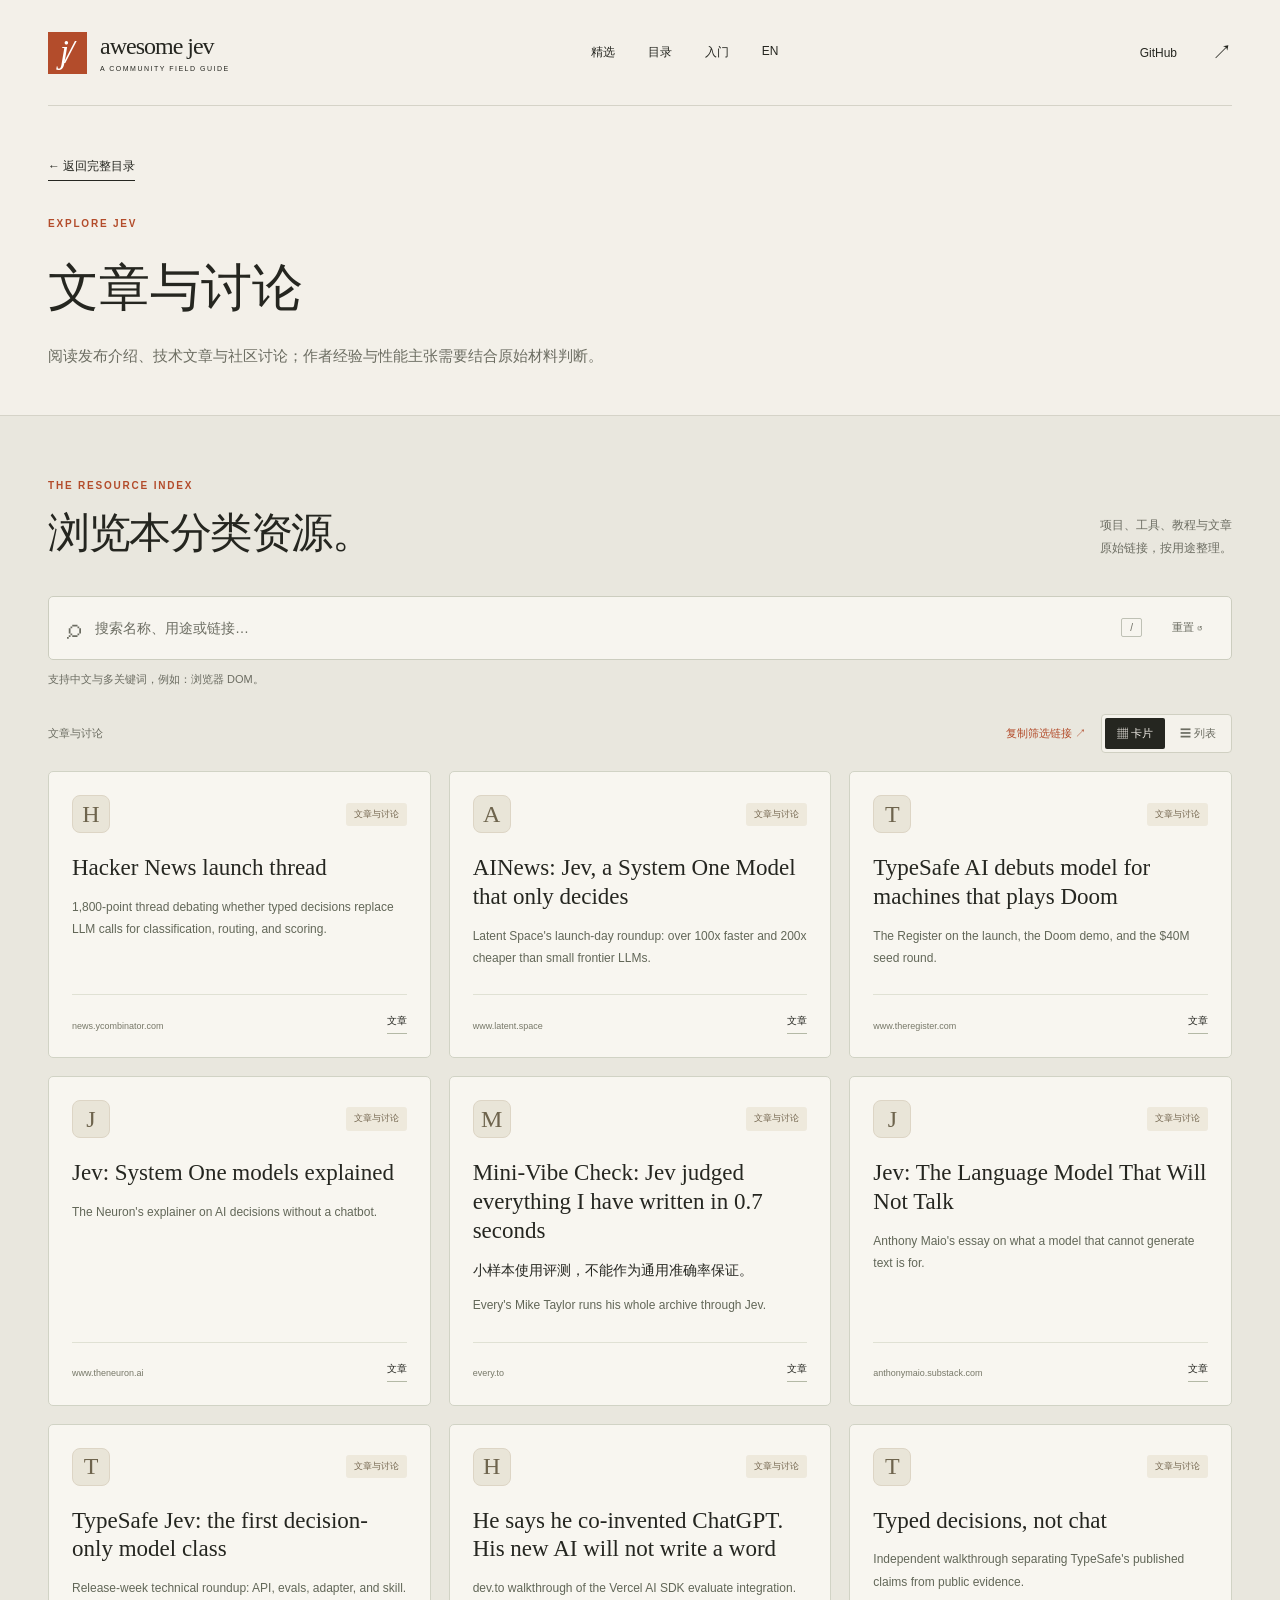
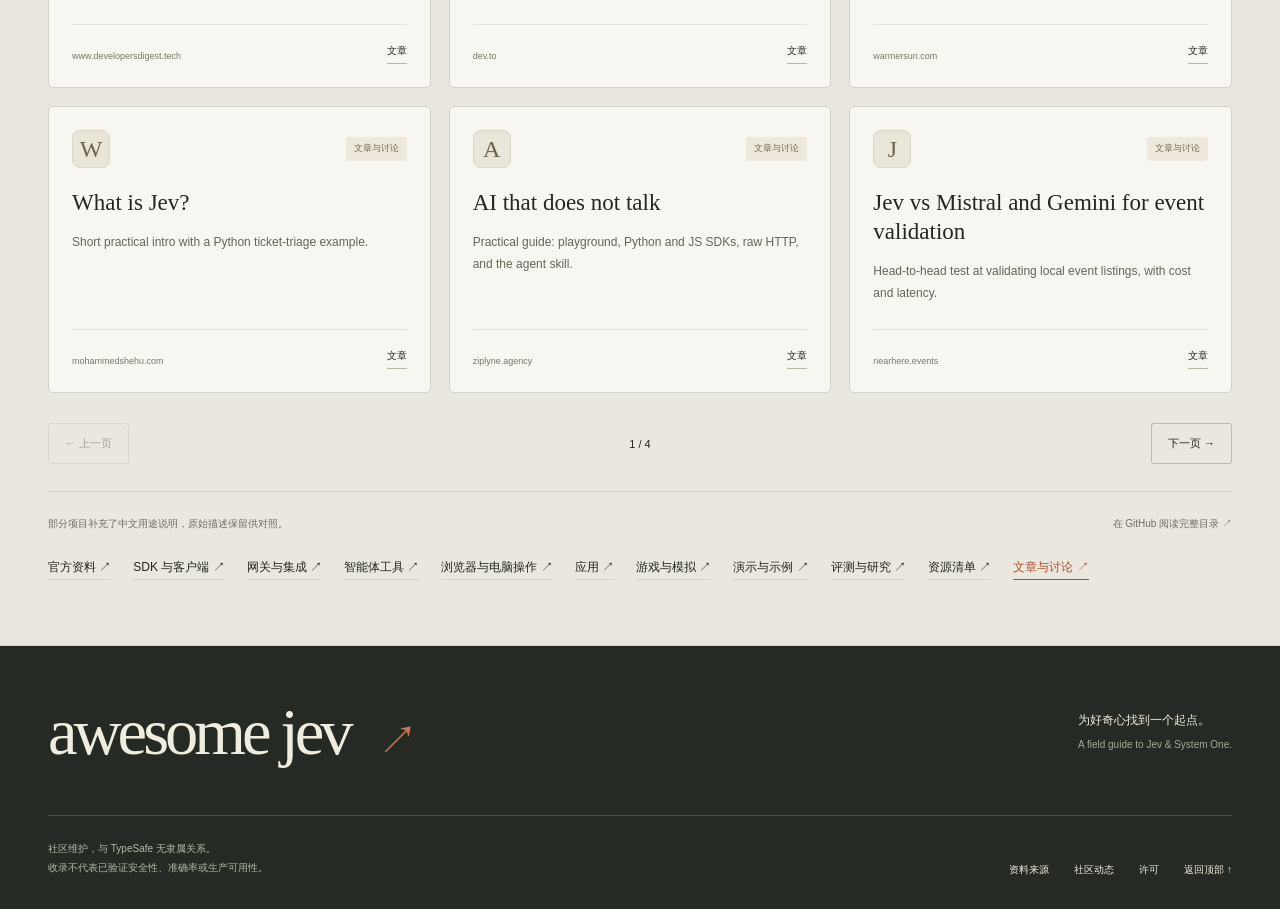
<file: docs/categories/articles.html>
<!doctype html>
<html lang="zh-CN">
<head>
<meta charset="utf-8"><meta name="viewport" content="width=device-width,initial-scale=1"><meta name="theme-color" content="#f3f0e9">
<title>Jev 文章与讨论 — Awesome Jev</title>
<meta name="description" content="阅读发布介绍、技术文章与社区讨论；作者经验与性能主张需要结合原始材料判断。">
<meta name="google-site-verification" content="RU2-TUFIhPM_cDASRGjQicB0VysuuAHV3V9HiHZ9Yn0" />
<link rel="canonical" href="https://majiayu000.github.io/awesome-jev/categories/articles.html">
<meta property="og:type" content="website"><meta property="og:site_name" content="Awesome Jev"><meta property="og:title" content="Jev 文章与讨论 — Awesome Jev">
<meta property="og:description" content="阅读发布介绍、技术文章与社区讨论；作者经验与性能主张需要结合原始材料判断。"><meta property="og:url" content="https://majiayu000.github.io/awesome-jev/categories/articles.html">
<meta property="og:image" content="https://majiayu000.github.io/awesome-jev/social-preview.png"><meta property="og:image:width" content="1280"><meta property="og:image:height" content="640"><meta property="og:image:alt" content="Awesome Jev 项目目录与路径选择概念插画">
<meta name="twitter:card" content="summary_large_image"><meta name="twitter:title" content="Jev 文章与讨论 — Awesome Jev"><meta name="twitter:description" content="阅读发布介绍、技术文章与社区讨论；作者经验与性能主张需要结合原始材料判断。"><meta name="twitter:image" content="https://majiayu000.github.io/awesome-jev/social-preview.png">
<link rel="stylesheet" href="../css/style.css"><script src="../js/app.js" defer></script>
</head>
<body>
<a class="skip" href="#resources">跳至资源目录</a>
<header class="site-header shell"><a class="brand" href="../" aria-label="Awesome Jev 首页"><span class="brand-mark" aria-hidden="true">j/</span><span>awesome jev<small>A COMMUNITY FIELD GUIDE</small></span></a><nav aria-label="主导航"><a href="../#featured">精选</a><a href="#resources">目录</a><a href="../#learn">入门</a><a href="https://github.com/majiayu000/awesome-jev/blob/main/README.md" lang="en">EN</a></nav><a class="github-link" href="https://github.com/majiayu000/awesome-jev">GitHub <span>↗</span></a></header>
<main><section class="category-intro shell"><a class="text-link" href="../#resources">← 返回完整目录</a><p class="eyebrow">EXPLORE JEV</p><h1>文章与讨论</h1><p>阅读发布介绍、技术文章与社区讨论；作者经验与性能主张需要结合原始材料判断。</p></section><section id="resources" class="catalog-section" aria-labelledby="catalog-title"><div class="shell"><div class="section-heading"><div><p class="eyebrow">THE RESOURCE INDEX</p><h2 id="catalog-title">浏览本分类资源。</h2></div><p class="section-caption">项目、工具、教程与文章<br>原始链接，按用途整理。</p></div>
<div class="catalog-main"><div id="filters" class="catalog-controls" hidden><label class="search-label" for="q"><span class="sr-only">搜索资源</span><span class="search-symbol" aria-hidden="true">⌕</span><input id="q" aria-describedby="search-help" type="search" placeholder="搜索名称、用途或链接…" autocomplete="off"><kbd aria-hidden="true">/</kbd></label><label class="sr-only" for="category"><span class="sr-only">分类</span><select id="category"><option value="">全部分类</option><option value="articles">文章与讨论</option></select></label><button id="reset" class="reset" type="button">重置 ↺</button></div><p id="search-help" class="search-help">支持中文与多关键词，例如：浏览器 DOM。</p><div class="catalog-status"><p id="status" role="status" aria-live="polite">全部资源</p><div class="catalog-actions"><button id="share" type="button" hidden>复制筛选链接 ↗</button><div class="view-switch" id="view-switch" role="group" aria-label="目录显示方式" hidden><button type="button" data-view="grid" aria-pressed="true">▦ 卡片</button><button type="button" data-view="list" aria-pressed="false">☰ 列表</button></div></div></div><p id="share-status" role="status" aria-live="polite"></p><input id="share-url" aria-label="当前筛选链接" readonly hidden>
<noscript><p>下方可直接阅读全部资源。启用 JavaScript 后可搜索、分类和翻页。</p></noscript><div id="grid" data-label="文章与讨论" class="resource-list" data-view="grid"><article class="card" data-category="articles"><div class="resource-body"><div class="resource-heading"><span class="resource-initial" aria-hidden="true">H</span><span class="category">文章与讨论</span></div><h3><a href="https://news.ycombinator.com/item?id=49717558">Hacker News launch thread</a></h3><p>1,800-point thread debating whether typed decisions replace LLM calls for classification, routing, and scoring.</p></div><div class="resource-footer"><span class="resource-domain">news.ycombinator.com</span><div class="resource-links"><a href="https://news.ycombinator.com/item?id=49717558">文章</a></div></div></article><article class="card" data-category="articles"><div class="resource-body"><div class="resource-heading"><span class="resource-initial" aria-hidden="true">A</span><span class="category">文章与讨论</span></div><h3><a href="https://www.latent.space/p/ainews-jev-a-system-one-model-that">AINews: Jev, a System One Model that only decides</a></h3><p>Latent Space&#x27;s launch-day roundup: over 100x faster and 200x cheaper than small frontier LLMs.</p></div><div class="resource-footer"><span class="resource-domain">www.latent.space</span><div class="resource-links"><a href="https://www.latent.space/p/ainews-jev-a-system-one-model-that">文章</a></div></div></article><article class="card" data-category="articles"><div class="resource-body"><div class="resource-heading"><span class="resource-initial" aria-hidden="true">T</span><span class="category">文章与讨论</span></div><h3><a href="https://www.theregister.com/ai-and-ml/2026/09/16/typesafe-ai-debuts-model-for-machines-that-plays-doom/5296711">TypeSafe AI debuts model for machines that plays Doom</a></h3><p>The Register on the launch, the Doom demo, and the $40M seed round.</p></div><div class="resource-footer"><span class="resource-domain">www.theregister.com</span><div class="resource-links"><a href="https://www.theregister.com/ai-and-ml/2026/09/16/typesafe-ai-debuts-model-for-machines-that-plays-doom/5296711">文章</a></div></div></article><article class="card" data-category="articles"><div class="resource-body"><div class="resource-heading"><span class="resource-initial" aria-hidden="true">J</span><span class="category">文章与讨论</span></div><h3><a href="https://www.theneuron.ai/explainer-articles/typesafe-jev-system-one-models-explained/">Jev: System One models explained</a></h3><p>The Neuron&#x27;s explainer on AI decisions without a chatbot.</p></div><div class="resource-footer"><span class="resource-domain">www.theneuron.ai</span><div class="resource-links"><a href="https://www.theneuron.ai/explainer-articles/typesafe-jev-system-one-models-explained/">文章</a></div></div></article><article class="card" data-category="articles"><div class="resource-body"><div class="resource-heading"><span class="resource-initial" aria-hidden="true">M</span><span class="category">文章与讨论</span></div><h3><a href="https://every.to/also-true-for-humans/mini-vibe-check-typesafe-s-jev-judged-everything-i-ve-written-in-0-7-seconds">Mini-Vibe Check: Jev judged everything I have written in 0.7 seconds</a></h3><p class="resource-zh" lang="zh-CN">小样本使用评测，不能作为通用准确率保证。</p><p>Every&#x27;s Mike Taylor runs his whole archive through Jev.</p></div><div class="resource-footer"><span class="resource-domain">every.to</span><div class="resource-links"><a href="https://every.to/also-true-for-humans/mini-vibe-check-typesafe-s-jev-judged-everything-i-ve-written-in-0-7-seconds">文章</a></div></div></article><article class="card" data-category="articles"><div class="resource-body"><div class="resource-heading"><span class="resource-initial" aria-hidden="true">J</span><span class="category">文章与讨论</span></div><h3><a href="https://anthonymaio.substack.com/p/jev-the-language-model-that-wont">Jev: The Language Model That Will Not Talk</a></h3><p>Anthony Maio&#x27;s essay on what a model that cannot generate text is for.</p></div><div class="resource-footer"><span class="resource-domain">anthonymaio.substack.com</span><div class="resource-links"><a href="https://anthonymaio.substack.com/p/jev-the-language-model-that-wont">文章</a></div></div></article><article class="card" data-category="articles"><div class="resource-body"><div class="resource-heading"><span class="resource-initial" aria-hidden="true">T</span><span class="category">文章与讨论</span></div><h3><a href="https://www.developersdigest.tech/blog/typesafe-jev-system-one-models-release-guide-2026">TypeSafe Jev: the first decision-only model class</a></h3><p>Release-week technical roundup: API, evals, adapter, and skill.</p></div><div class="resource-footer"><span class="resource-domain">www.developersdigest.tech</span><div class="resource-links"><a href="https://www.developersdigest.tech/blog/typesafe-jev-system-one-models-release-guide-2026">文章</a></div></div></article><article class="card" data-category="articles"><div class="resource-body"><div class="resource-heading"><span class="resource-initial" aria-hidden="true">H</span><span class="category">文章与讨论</span></div><h3><a href="https://dev.to/gabrielanhaia/he-says-he-co-invented-chatgpt-his-new-ai-jev-wont-write-a-word-e3c">He says he co-invented ChatGPT. His new AI will not write a word</a></h3><p>dev.to walkthrough of the Vercel AI SDK evaluate integration.</p></div><div class="resource-footer"><span class="resource-domain">dev.to</span><div class="resource-links"><a href="https://dev.to/gabrielanhaia/he-says-he-co-invented-chatgpt-his-new-ai-jev-wont-write-a-word-e3c">文章</a></div></div></article><article class="card" data-category="articles"><div class="resource-body"><div class="resource-heading"><span class="resource-initial" aria-hidden="true">T</span><span class="category">文章与讨论</span></div><h3><a href="https://warmersun.com/jev/">Typed decisions, not chat</a></h3><p>Independent walkthrough separating TypeSafe&#x27;s published claims from public evidence.</p></div><div class="resource-footer"><span class="resource-domain">warmersun.com</span><div class="resource-links"><a href="https://warmersun.com/jev/">文章</a></div></div></article><article class="card" data-category="articles"><div class="resource-body"><div class="resource-heading"><span class="resource-initial" aria-hidden="true">W</span><span class="category">文章与讨论</span></div><h3><a href="https://mohammedshehu.com/jev-typesafe-ai/">What is Jev?</a></h3><p>Short practical intro with a Python ticket-triage example.</p></div><div class="resource-footer"><span class="resource-domain">mohammedshehu.com</span><div class="resource-links"><a href="https://mohammedshehu.com/jev-typesafe-ai/">文章</a></div></div></article><article class="card" data-category="articles"><div class="resource-body"><div class="resource-heading"><span class="resource-initial" aria-hidden="true">A</span><span class="category">文章与讨论</span></div><h3><a href="https://ziplyne.agency/blog/ai-that-doesnt-talk-typesafe-jev-guide">AI that does not talk</a></h3><p>Practical guide: playground, Python and JS SDKs, raw HTTP, and the agent skill.</p></div><div class="resource-footer"><span class="resource-domain">ziplyne.agency</span><div class="resource-links"><a href="https://ziplyne.agency/blog/ai-that-doesnt-talk-typesafe-jev-guide">文章</a></div></div></article><article class="card" data-category="articles"><div class="resource-body"><div class="resource-heading"><span class="resource-initial" aria-hidden="true">J</span><span class="category">文章与讨论</span></div><h3><a href="https://nearhere.events/blog/typesafe-jev-mistral-gemini-event-validation">Jev vs Mistral and Gemini for event validation</a></h3><p>Head-to-head test at validating local event listings, with cost and latency.</p></div><div class="resource-footer"><span class="resource-domain">nearhere.events</span><div class="resource-links"><a href="https://nearhere.events/blog/typesafe-jev-mistral-gemini-event-validation">文章</a></div></div></article><article class="card" data-category="articles"><div class="resource-body"><div class="resource-heading"><span class="resource-initial" aria-hidden="true">T</span><span class="category">文章与讨论</span></div><h3><a href="https://zenn.dev/nwn/articles/824026c76116e0">TypeSafeのJevを正しく驚く</a></h3><p>Japanese walkthrough of what Jev is and is not.</p></div><div class="resource-footer"><span class="resource-domain">zenn.dev</span><div class="resource-links"><a href="https://zenn.dev/nwn/articles/824026c76116e0">文章</a></div></div></article><article class="card" data-category="articles"><div class="resource-body"><div class="resource-heading"><span class="resource-initial" aria-hidden="true">J</span><span class="category">文章与讨论</span></div><h3><a href="https://zenn.dev/mizchi/articles/jev-plays-gomoku">jev 同士に五目並べで対戦させた</a></h3><p>Jev vs Jev gomoku with source and timing logs.</p></div><div class="resource-footer"><span class="resource-domain">zenn.dev</span><div class="resource-links"><a href="https://zenn.dev/mizchi/articles/jev-plays-gomoku">文章</a></div></div></article><article class="card" data-category="articles"><div class="resource-body"><div class="resource-heading"><span class="resource-initial" aria-hidden="true">L</span><span class="category">文章与讨论</span></div><h3><a href="https://x.com/CompleteSkeptic/status/2099925682726002904">Launch thread by Diogo Almeida</a></h3><p>TypeSafe&#x27;s founder on why RLCD-trained decision models are a shorter path to value than chat models.</p></div><div class="resource-footer"><span class="resource-domain">x.com</span><div class="resource-links"><a href="https://x.com/CompleteSkeptic/status/2099925682726002904">文章</a></div></div></article><article class="card" data-category="articles"><div class="resource-body"><div class="resource-heading"><span class="resource-initial" aria-hidden="true">C</span><span class="category">文章与讨论</span></div><h3><a href="https://x.com/awlevin/status/2100262612428894676">Computer use built on Jev</a></h3><p>Aaron Levin: 155x cheaper than Opus 5, about 20x faster, and it generalizes across operating systems.</p></div><div class="resource-footer"><span class="resource-domain">x.com</span><div class="resource-links"><a href="https://x.com/awlevin/status/2100262612428894676">文章</a></div></div></article><article class="card" data-category="articles"><div class="resource-body"><div class="resource-heading"><span class="resource-initial" aria-hidden="true">B</span><span class="category">文章与讨论</span></div><h3><a href="https://x.com/gregpr07/status/2100411066966749359">Browser Use + Jev</a></h3><p>Gregor Zunic&#x27;s flight-search demo with a dynamic DOM action space.</p></div><div class="resource-footer"><span class="resource-domain">x.com</span><div class="resource-links"><a href="https://x.com/gregpr07/status/2100411066966749359">文章</a></div></div></article><article class="card" data-category="articles"><div class="resource-body"><div class="resource-heading"><span class="resource-initial" aria-hidden="true">J</span><span class="category">文章与讨论</span></div><h3><a href="https://x.com/stevekrouse/status/2100287368221659289">Jev Typewriter launch</a></h3><p>Steve Krouse&#x27;s playable 16-judgment demo and video.</p></div><div class="resource-footer"><span class="resource-domain">x.com</span><div class="resource-links"><a href="https://x.com/stevekrouse/status/2100287368221659289">文章</a></div></div></article><article class="card" data-category="articles"><div class="resource-body"><div class="resource-heading"><span class="resource-initial" aria-hidden="true">M</span><span class="category">文章与讨论</span></div><h3><a href="https://x.com/ephraimduncan/status/2100454070536351824">Model router built with Jev</a></h3><p>Ephraim Duncan&#x27;s demo where Jev decides which model should serve a request.</p></div><div class="resource-footer"><span class="resource-domain">x.com</span><div class="resource-links"><a href="https://x.com/ephraimduncan/status/2100454070536351824">文章</a></div></div></article><article class="card" data-category="articles"><div class="resource-body"><div class="resource-heading"><span class="resource-initial" aria-hidden="true">J</span><span class="category">文章与讨论</span></div><h3><a href="https://x.com/iamMrDuncan/status/2100467548298899918">Jev vs Qwen on Cerebras</a></h3><p>Video comparison against a structured-output LLM baseline.</p></div><div class="resource-footer"><span class="resource-domain">x.com</span><div class="resource-links"><a href="https://x.com/iamMrDuncan/status/2100467548298899918">文章</a></div></div></article><article class="card" data-category="articles"><div class="resource-body"><div class="resource-heading"><span class="resource-initial" aria-hidden="true">I</span><span class="category">文章与讨论</span></div><h3><a href="https://x.com/identityTorn/status/2100475121324728615">Internal classifier field note</a></h3><p>Matched-precision comparison against a private fine-tuned classifier.</p></div><div class="resource-footer"><span class="resource-domain">x.com</span><div class="resource-links"><a href="https://x.com/identityTorn/status/2100475121324728615">文章</a></div></div></article><article class="card" data-category="articles"><div class="resource-body"><div class="resource-heading"><span class="resource-initial" aria-hidden="true">J</span><span class="category">文章与讨论</span></div><h3><a href="https://x.com/isNickMa/status/2100566407524344225">Jev as an agent safety monitor</a></h3><p>Test report using Jev to check each agent action first: most attacks caught, almost no false blocks.</p></div><div class="resource-footer"><span class="resource-domain">x.com</span><div class="resource-links"><a href="https://x.com/isNickMa/status/2100566407524344225">文章</a></div></div></article><article class="card" data-category="articles"><div class="resource-body"><div class="resource-heading"><span class="resource-initial" aria-hidden="true">H</span><span class="category">文章与讨论</span></div><h3><a href="https://x.com/marcelpociot/status/2100520134481735729">Hide posts on X with natural language</a></h3><p>Marcel Pociot&#x27;s browser extension that collapses posts based on a Jev judgment.</p></div><div class="resource-footer"><span class="resource-domain">x.com</span><div class="resource-links"><a href="https://x.com/marcelpociot/status/2100520134481735729">文章</a></div></div></article><article class="card" data-category="articles"><div class="resource-body"><div class="resource-heading"><span class="resource-initial" aria-hidden="true">J</span><span class="category">文章与讨论</span></div><h3><a href="https://reddit.com/r/accelerate/comments/1whk9oy/new_typesafe_ai_jev_model_playing_minecraft_wip/">Jev plays Minecraft (r/accelerate)</a></h3><p>Work-in-progress demo of Jev driving Minecraft, including fleeing zombies at night.</p></div><div class="resource-footer"><span class="resource-domain">reddit.com</span><div class="resource-links"><a href="https://reddit.com/r/accelerate/comments/1whk9oy/new_typesafe_ai_jev_model_playing_minecraft_wip/">文章</a></div></div></article><article class="card" data-category="articles"><div class="resource-body"><div class="resource-heading"><span class="resource-initial" aria-hidden="true">V</span><span class="category">文章与讨论</span></div><h3><a href="https://x.com/rauchg/status/2100307962262872105">Vercel fx: Jev as a command safety reviewer</a></h3><p>Guillermo Rauch: Jev reviews every fx command, faster and more accurate than a chat model.</p></div><div class="resource-footer"><span class="resource-domain">x.com</span><div class="resource-links"><a href="https://x.com/rauchg/status/2100307962262872105">文章</a></div></div></article><article class="card" data-category="articles"><div class="resource-body"><div class="resource-heading"><span class="resource-initial" aria-hidden="true">S</span><span class="category">文章与讨论</span></div><h3><a href="https://x.com/kylejeong/status/2100622054945095934">Stagehand + Jev browser use</a></h3><p>Observe the accessibility tree, Jev chooses the next action, Stagehand executes.</p></div><div class="resource-footer"><span class="resource-domain">x.com</span><div class="resource-links"><a href="https://x.com/kylejeong/status/2100622054945095934">文章</a></div></div></article><article class="card" data-category="articles"><div class="resource-body"><div class="resource-heading"><span class="resource-initial" aria-hidden="true">O</span><span class="category">文章与讨论</span></div><h3><a href="https://x.com/thdxr/status/2100288951978164647">OpenCode browser use powered by Jev</a></h3><p>Preview of fast browser use with Jev and OpenCode&#x27;s browser CLI.</p></div><div class="resource-footer"><span class="resource-domain">x.com</span><div class="resource-links"><a href="https://x.com/thdxr/status/2100288951978164647">文章</a></div></div></article><article class="card" data-category="articles"><div class="resource-body"><div class="resource-heading"><span class="resource-initial" aria-hidden="true">G</span><span class="category">文章与讨论</span></div><h3><a href="https://x.com/jagenaujagenau/status/2100622352333574460">Ground Truth news-framing extension</a></h3><p>Browser extension that classifies an article&#x27;s framing, type, topic, and loaded language with Jev.</p></div><div class="resource-footer"><span class="resource-domain">x.com</span><div class="resource-links"><a href="https://x.com/jagenaujagenau/status/2100622352333574460">文章</a></div></div></article><article class="card" data-category="articles"><div class="resource-body"><div class="resource-heading"><span class="resource-initial" aria-hidden="true">J</span><span class="category">文章与讨论</span></div><h3><a href="https://x.com/nielsmouthaan/status/2100543809465577665">Jev in a Grammarly-style Mac app</a></h3><p>Desktop writing app using Jev for fast structured writing judgments.</p></div><div class="resource-footer"><span class="resource-domain">x.com</span><div class="resource-links"><a href="https://x.com/nielsmouthaan/status/2100543809465577665">文章</a></div></div></article><article class="card" data-category="articles"><div class="resource-body"><div class="resource-heading"><span class="resource-initial" aria-hidden="true">K</span><span class="category">文章与讨论</span></div><h3><a href="https://x.com/stablebun/status/2100614911898390589">Kalshi prediction-market bot</a></h3><p>Jev trades 15-minute and 1-hour BTC, ETH, and SOL markets on Kalshi.</p></div><div class="resource-footer"><span class="resource-domain">x.com</span><div class="resource-links"><a href="https://x.com/stablebun/status/2100614911898390589">文章</a></div></div></article><article class="card" data-category="articles"><div class="resource-body"><div class="resource-heading"><span class="resource-initial" aria-hidden="true">M</span><span class="category">文章与讨论</span></div><h3><a href="https://x.com/nidhisinghattri/status/2100617830890885415">Model router CLI</a></h3><p>Task plus subscription list in, Jev picks which model or agent should handle it.</p></div><div class="resource-footer"><span class="resource-domain">x.com</span><div class="resource-links"><a href="https://x.com/nidhisinghattri/status/2100617830890885415">文章</a></div></div></article><article class="card" data-category="articles"><div class="resource-body"><div class="resource-heading"><span class="resource-initial" aria-hidden="true">S</span><span class="category">文章与讨论</span></div><h3><a href="https://x.com/ifahimreza/status/2100616988746023102">Support ticket classifier</a></h3><p>Jev labels category, urgency, and human-versus-auto handling for support tickets.</p></div><div class="resource-footer"><span class="resource-domain">x.com</span><div class="resource-links"><a href="https://x.com/ifahimreza/status/2100616988746023102">文章</a></div></div></article><article class="card" data-category="articles"><div class="resource-body"><div class="resource-heading"><span class="resource-initial" aria-hidden="true">C</span><span class="category">文章与讨论</span></div><h3><a href="https://x.com/Maoku/status/2100611986358927627">ConsoleChaosRacing driven by Jev</a></h3><p>Racing UI wired to Jev driving decisions.</p></div><div class="resource-footer"><span class="resource-domain">x.com</span><div class="resource-links"><a href="https://x.com/Maoku/status/2100611986358927627">文章</a></div></div></article><article class="card" data-category="articles"><div class="resource-body"><div class="resource-heading"><span class="resource-initial" aria-hidden="true">S</span><span class="category">文章与讨论</span></div><h3><a href="https://x.com/thekitze/status/2100556122570792999">skillbox + Jev skill routing</a></h3><p>MCP skill router where Jev picks the relevant skills instead of a long agent search.</p></div><div class="resource-footer"><span class="resource-domain">x.com</span><div class="resource-links"><a href="https://x.com/thekitze/status/2100556122570792999">文章</a></div></div></article><article class="card" data-category="articles"><div class="resource-body"><div class="resource-heading"><span class="resource-initial" aria-hidden="true">J</span><span class="category">文章与讨论</span></div><h3><a href="https://x.com/thekitze/status/2100616530275029139">jev-rabbit PR review bot</a></h3><p>Work-in-progress PR reviewer with plain-English Jev rules.</p></div><div class="resource-footer"><span class="resource-domain">x.com</span><div class="resource-links"><a href="https://x.com/thekitze/status/2100616530275029139">文章</a></div></div></article><article class="card" data-category="articles"><div class="resource-body"><div class="resource-heading"><span class="resource-initial" aria-hidden="true">A</span><span class="category">文章与讨论</span></div><h3><a href="https://x.com/uezochan/status/2100608556823388486">AIAvatarKit turn-end gate</a></h3><p>Voice-dialog turn-end detection using Jev scores after speech.</p></div><div class="resource-footer"><span class="resource-domain">x.com</span><div class="resource-links"><a href="https://x.com/uezochan/status/2100608556823388486">文章</a></div></div></article><article class="card" data-category="articles"><div class="resource-body"><div class="resource-heading"><span class="resource-initial" aria-hidden="true">E</span><span class="category">文章与讨论</span></div><h3><a href="https://x.com/0xLogicrw/status/2100478725393686556">Early Jev tools roundup</a></h3><p>Thread cataloguing the first wave of Jev tools: MCP servers, routers, reviewers, and browser agents.</p></div><div class="resource-footer"><span class="resource-domain">x.com</span><div class="resource-links"><a href="https://x.com/0xLogicrw/status/2100478725393686556">文章</a></div></div></article><article class="card" data-category="articles"><div class="resource-body"><div class="resource-heading"><span class="resource-initial" aria-hidden="true">J</span><span class="category">文章与讨论</span></div><h3><a href="https://www.datacamp.com/blog/system-one-models-jev">Jev: System One models explained (DataCamp)</a></h3><p>Third-party write-up of the System One primitives, pricing, and vendor workflow evals.</p></div><div class="resource-footer"><span class="resource-domain">www.datacamp.com</span><div class="resource-links"><a href="https://www.datacamp.com/blog/system-one-models-jev">文章</a></div></div></article><article class="card" data-category="articles"><div class="resource-body"><div class="resource-heading"><span class="resource-initial" aria-hidden="true">D</span><span class="category">文章与讨论</span></div><h3><a href="https://x.com/hamiltonulmer/status/2100370557405667768">DuckDB Jev classifier</a></h3><p>DuckDB extension that classifies rows in CSV, Parquet, or DuckDB tables with Jev, about 10 seconds per 1,000 rows.</p></div><div class="resource-footer"><span class="resource-domain">x.com</span><div class="resource-links"><a href="https://x.com/hamiltonulmer/status/2100370557405667768">文章</a></div></div></article><article class="card" data-category="articles"><div class="resource-body"><div class="resource-heading"><span class="resource-initial" aria-hidden="true">H</span><span class="category">文章与讨论</span></div><h3><a href="https://x.com/Vybhav/status/2100609472750047263">Hook panel A/B tester</a></h3><p>Near-real-time scoring of TikTok and Instagram hooks against about 100 personas.</p></div><div class="resource-footer"><span class="resource-domain">x.com</span><div class="resource-links"><a href="https://x.com/Vybhav/status/2100609472750047263">文章</a></div></div></article><article class="card" data-category="articles"><div class="resource-body"><div class="resource-heading"><span class="resource-initial" aria-hidden="true">J</span><span class="category">文章与讨论</span></div><h3><a href="https://x.com/VacekvVita/status/2100609341145465325">Jev gomoku harness</a></h3><p>Local tactics shrink 225 moves to about 40 candidates, then Jev picks among tiered options.</p></div><div class="resource-footer"><span class="resource-domain">x.com</span><div class="resource-links"><a href="https://x.com/VacekvVita/status/2100609341145465325">文章</a></div></div></article><article class="card" data-category="articles"><div class="resource-body"><div class="resource-heading"><span class="resource-initial" aria-hidden="true">V</span><span class="category">文章与讨论</span></div><h3><a href="https://x.com/kmad/status/2100339921714323624">ViZDoom Jev agent</a></h3><p>Two decision channels on ViZDoom, navigation at 5 Hz and combat at 12 Hz, with an 18-kill test run.</p></div><div class="resource-footer"><span class="resource-domain">x.com</span><div class="resource-links"><a href="https://x.com/kmad/status/2100339921714323624">文章</a></div></div></article><article class="card" data-category="articles"><div class="resource-body"><div class="resource-heading"><span class="resource-initial" aria-hidden="true">S</span><span class="category">文章与讨论</span></div><h3><a href="https://x.com/literallydenis/status/2100622868878868603">StarCraft Brood War WASM MCP demo</a></h3><p>Brood War in WASM exposed as an MCP server, with Jev playing and still losing to a Zerg rush.</p></div><div class="resource-footer"><span class="resource-domain">x.com</span><div class="resource-links"><a href="https://x.com/literallydenis/status/2100622868878868603">文章</a></div></div></article><article class="card" data-category="articles"><div class="resource-body"><div class="resource-heading"><span class="resource-initial" aria-hidden="true">S</span><span class="category">文章与讨论</span></div><h3><a href="https://x.com/juanmacias/status/2100463494629925048">Spanish AEPD corpus test</a></h3><p>Jev versus a hand-built regex on 544 public data-protection resolutions: 98.2% agreement for about five cents.</p></div><div class="resource-footer"><span class="resource-domain">x.com</span><div class="resource-links"><a href="https://x.com/juanmacias/status/2100463494629925048">文章</a></div></div></article><article class="card" data-category="articles"><div class="resource-body"><div class="resource-heading"><span class="resource-initial" aria-hidden="true">T</span><span class="category">文章与讨论</span></div><h3><a href="https://x.com/Jon_iy/status/2100397782322364792">Tabletop MMORPG action mapper</a></h3><p>Eval of Jev turning free-text player intent into typed server actions: 96% agreement, 317 ms median.</p></div><div class="resource-footer"><span class="resource-domain">x.com</span><div class="resource-links"><a href="https://x.com/Jon_iy/status/2100397782322364792">文章</a></div></div></article><article class="card" data-category="articles"><div class="resource-body"><div class="resource-heading"><span class="resource-initial" aria-hidden="true">J</span><span class="category">文章与讨论</span></div><h3><a href="https://x.com/dwhitedesign/status/2100368024649769384">Jev in 34 seconds</a></h3><p>Short video explainer of how Jev&#x27;s typed-decision loop works.</p></div><div class="resource-footer"><span class="resource-domain">x.com</span><div class="resource-links"><a href="https://x.com/dwhitedesign/status/2100368024649769384">文章</a></div></div></article><article class="card" data-category="articles"><div class="resource-body"><div class="resource-heading"><span class="resource-initial" aria-hidden="true">A</span><span class="category">文章与讨论</span></div><h3><a href="https://x.com/agent_journal/status/2100611808545632758">agentjournal ledger tests</a></h3><p>25,174 Jev calls for $1.43 across template-trap, multi-dimension, and real-ledger account-coding tasks.</p></div><div class="resource-footer"><span class="resource-domain">x.com</span><div class="resource-links"><a href="https://x.com/agent_journal/status/2100611808545632758">文章</a></div></div></article><article class="card" data-category="articles"><div class="resource-body"><div class="resource-heading"><span class="resource-initial" aria-hidden="true">W</span><span class="category">文章与讨论</span></div><h3><a href="https://x.com/mark1nhu/status/2100620075090792490">Wiki-link clicker demo</a></h3><p>Page-level demo where Jev picks which candidate link to click toward a goal.</p></div><div class="resource-footer"><span class="resource-domain">x.com</span><div class="resource-links"><a href="https://x.com/mark1nhu/status/2100620075090792490">文章</a></div></div></article></div><div id="empty" class="empty-state" hidden><span aria-hidden="true">∅</span><h3>暂时没有找到。</h3><p>试试项目英文名、相关用途，或重置筛选。</p><button type="button" id="empty-reset">重新浏览全部资源 ↗</button></div><nav id="pagination" class="pagination" aria-label="资源分页" hidden><button type="button" id="page-prev">← 上一页</button><span id="page-status" aria-live="polite"></span><button type="button" id="page-next">下一页 →</button></nav><p class="catalog-footnote">部分项目补充了中文用途说明，原始描述保留供对照。<a href="https://github.com/majiayu000/awesome-jev/blob/main/catalog/FULL.md">在 GitHub 阅读完整目录 ↗</a></p><nav class="category-directory" aria-label="分类专页"><a href="../categories/official.html">官方资料 ↗</a><a href="../categories/sdks.html">SDK 与客户端 ↗</a><a href="../categories/integrations.html">网关与集成 ↗</a><a href="../categories/agents.html">智能体工具 ↗</a><a href="../categories/browser.html">浏览器与电脑操作 ↗</a><a href="../categories/apps.html">应用 ↗</a><a href="../categories/games.html">游戏与模拟 ↗</a><a href="../categories/demos.html">演示与示例 ↗</a><a href="../categories/research.html">评测与研究 ↗</a><a href="../categories/lists.html">资源清单 ↗</a><a href="../categories/articles.html" aria-current="page">文章与讨论 ↗</a></nav></div></div></section>
</main><footer class="site-footer"><div class="shell footer-top"><a class="footer-wordmark" href="#">awesome jev<span>↗</span></a><p>为好奇心找到一个起点。<br><span>A field guide to Jev & System One.</span></p></div><div class="shell footer-bottom"><p>社区维护，与 TypeSafe 无隶属关系。<br>收录不代表已验证安全性、准确率或生产可用性。</p><nav aria-label="页脚导航"><a href="https://github.com/majiayu000/awesome-jev/blob/main/SOURCE.md">资料来源</a><a href="https://github.com/majiayu000/awesome-jev/blob/main/updates/README.md">社区动态</a><a href="https://github.com/majiayu000/awesome-jev/blob/main/LICENSE">许可</a><a href="#">返回顶部 ↑</a></nav></div></footer>
</body></html>
</file>
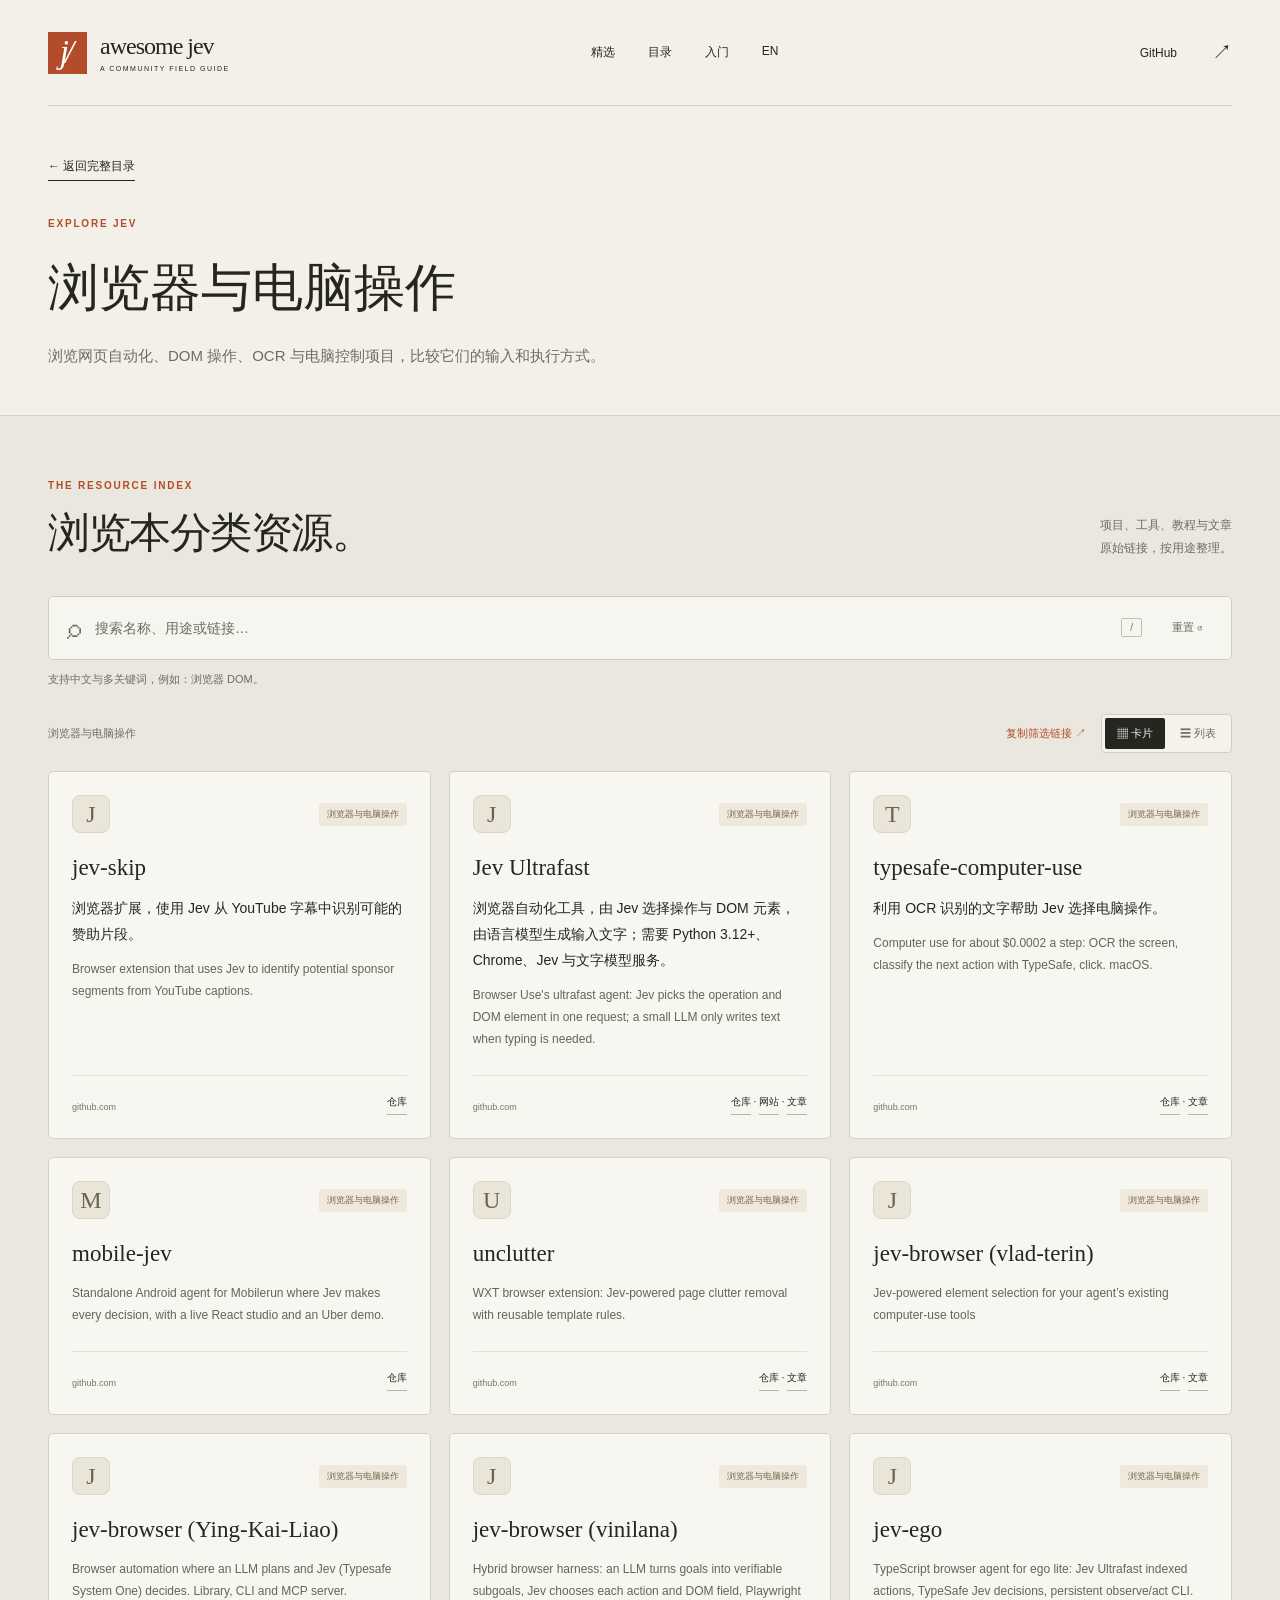
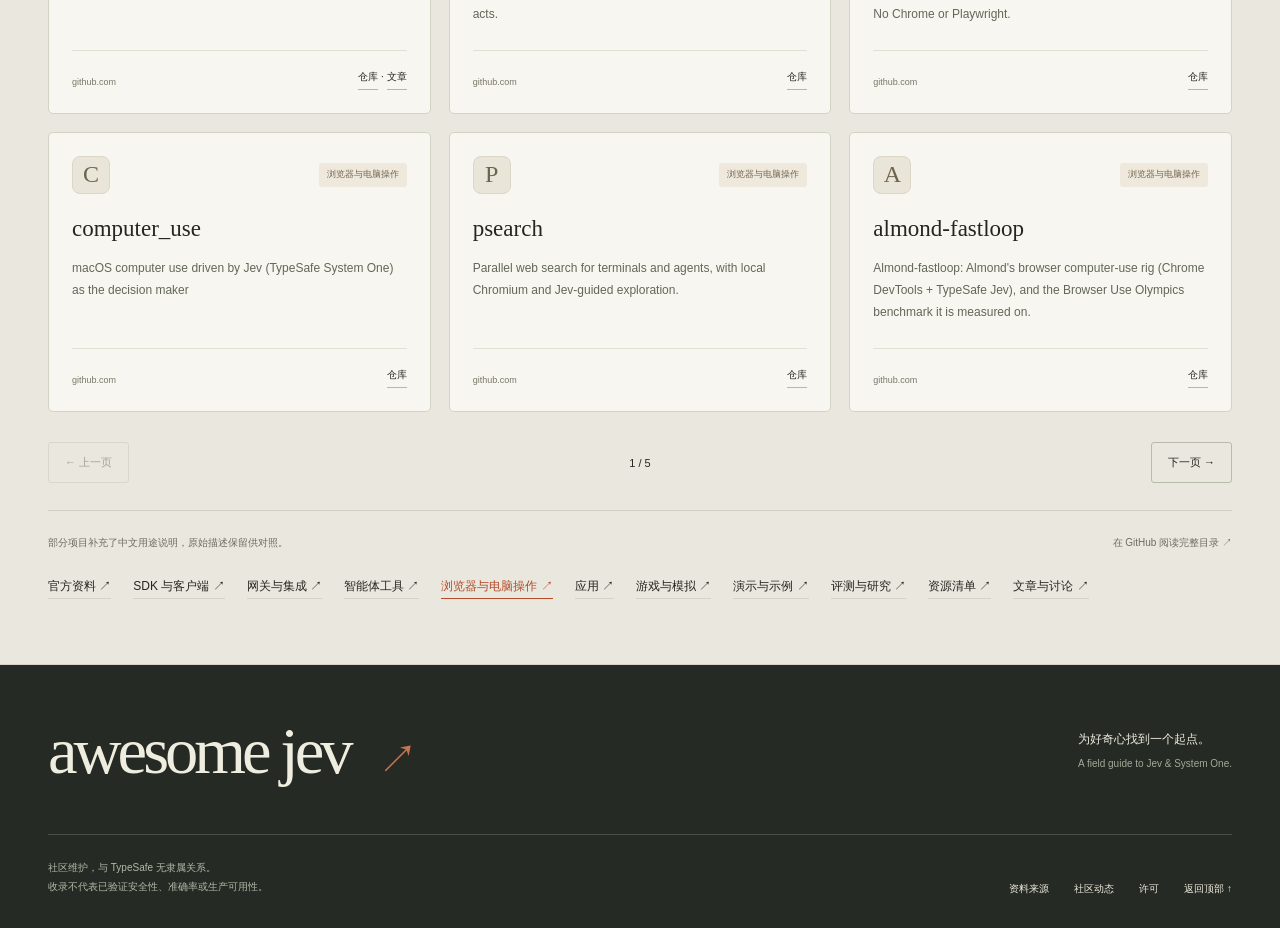
<file: docs/categories/browser.html>
<!doctype html>
<html lang="zh-CN">
<head>
<meta charset="utf-8"><meta name="viewport" content="width=device-width,initial-scale=1"><meta name="theme-color" content="#f3f0e9">
<title>Jev 浏览器与电脑操作 — Awesome Jev</title>
<meta name="description" content="浏览网页自动化、DOM 操作、OCR 与电脑控制项目，比较它们的输入和执行方式。">
<meta name="google-site-verification" content="RU2-TUFIhPM_cDASRGjQicB0VysuuAHV3V9HiHZ9Yn0" />
<link rel="canonical" href="https://majiayu000.github.io/awesome-jev/categories/browser.html">
<meta property="og:type" content="website"><meta property="og:site_name" content="Awesome Jev"><meta property="og:title" content="Jev 浏览器与电脑操作 — Awesome Jev">
<meta property="og:description" content="浏览网页自动化、DOM 操作、OCR 与电脑控制项目，比较它们的输入和执行方式。"><meta property="og:url" content="https://majiayu000.github.io/awesome-jev/categories/browser.html">
<meta property="og:image" content="https://majiayu000.github.io/awesome-jev/social-preview.png"><meta property="og:image:width" content="1280"><meta property="og:image:height" content="640"><meta property="og:image:alt" content="Awesome Jev 项目目录与路径选择概念插画">
<meta name="twitter:card" content="summary_large_image"><meta name="twitter:title" content="Jev 浏览器与电脑操作 — Awesome Jev"><meta name="twitter:description" content="浏览网页自动化、DOM 操作、OCR 与电脑控制项目，比较它们的输入和执行方式。"><meta name="twitter:image" content="https://majiayu000.github.io/awesome-jev/social-preview.png">
<link rel="stylesheet" href="../css/style.css"><script src="../js/app.js" defer></script>
</head>
<body>
<a class="skip" href="#resources">跳至资源目录</a>
<header class="site-header shell"><a class="brand" href="../" aria-label="Awesome Jev 首页"><span class="brand-mark" aria-hidden="true">j/</span><span>awesome jev<small>A COMMUNITY FIELD GUIDE</small></span></a><nav aria-label="主导航"><a href="../#featured">精选</a><a href="#resources">目录</a><a href="../#learn">入门</a><a href="https://github.com/majiayu000/awesome-jev/blob/main/README.md" lang="en">EN</a></nav><a class="github-link" href="https://github.com/majiayu000/awesome-jev">GitHub <span>↗</span></a></header>
<main><section class="category-intro shell"><a class="text-link" href="../#resources">← 返回完整目录</a><p class="eyebrow">EXPLORE JEV</p><h1>浏览器与电脑操作</h1><p>浏览网页自动化、DOM 操作、OCR 与电脑控制项目，比较它们的输入和执行方式。</p></section><section id="resources" class="catalog-section" aria-labelledby="catalog-title"><div class="shell"><div class="section-heading"><div><p class="eyebrow">THE RESOURCE INDEX</p><h2 id="catalog-title">浏览本分类资源。</h2></div><p class="section-caption">项目、工具、教程与文章<br>原始链接，按用途整理。</p></div>
<div class="catalog-main"><div id="filters" class="catalog-controls" hidden><label class="search-label" for="q"><span class="sr-only">搜索资源</span><span class="search-symbol" aria-hidden="true">⌕</span><input id="q" aria-describedby="search-help" type="search" placeholder="搜索名称、用途或链接…" autocomplete="off"><kbd aria-hidden="true">/</kbd></label><label class="sr-only" for="category"><span class="sr-only">分类</span><select id="category"><option value="">全部分类</option><option value="browser">浏览器与电脑操作</option></select></label><button id="reset" class="reset" type="button">重置 ↺</button></div><p id="search-help" class="search-help">支持中文与多关键词，例如：浏览器 DOM。</p><div class="catalog-status"><p id="status" role="status" aria-live="polite">全部资源</p><div class="catalog-actions"><button id="share" type="button" hidden>复制筛选链接 ↗</button><div class="view-switch" id="view-switch" role="group" aria-label="目录显示方式" hidden><button type="button" data-view="grid" aria-pressed="true">▦ 卡片</button><button type="button" data-view="list" aria-pressed="false">☰ 列表</button></div></div></div><p id="share-status" role="status" aria-live="polite"></p><input id="share-url" aria-label="当前筛选链接" readonly hidden>
<noscript><p>下方可直接阅读全部资源。启用 JavaScript 后可搜索、分类和翻页。</p></noscript><div id="grid" data-label="浏览器与电脑操作" class="resource-list" data-view="grid"><article class="card" data-category="browser"><div class="resource-body"><div class="resource-heading"><span class="resource-initial" aria-hidden="true">J</span><span class="category">浏览器与电脑操作</span></div><h3><a href="https://github.com/valentynkit/jev-skip">jev-skip</a></h3><p class="resource-zh" lang="zh-CN">浏览器扩展，使用 Jev 从 YouTube 字幕中识别可能的赞助片段。</p><p>Browser extension that uses Jev to identify potential sponsor segments from YouTube captions.</p></div><div class="resource-footer"><span class="resource-domain">github.com</span><div class="resource-links"><a href="https://github.com/valentynkit/jev-skip">仓库</a></div></div></article><article class="card" data-category="browser"><div class="resource-body"><div class="resource-heading"><span class="resource-initial" aria-hidden="true">J</span><span class="category">浏览器与电脑操作</span></div><h3><a href="https://github.com/browser-use/jev-ultrafast">Jev Ultrafast</a></h3><p class="resource-zh" lang="zh-CN">浏览器自动化工具，由 Jev 选择操作与 DOM 元素，由语言模型生成输入文字；需要 Python 3.12+、Chrome、Jev 与文字模型服务。</p><p>Browser Use&#x27;s ultrafast agent: Jev picks the operation and DOM element in one request; a small LLM only writes text when typing is needed.</p></div><div class="resource-footer"><span class="resource-domain">github.com</span><div class="resource-links"><a href="https://github.com/browser-use/jev-ultrafast">仓库</a> · <a href="https://browser-use.com">网站</a> · <a href="https://x.com/gregpr07/status/2100411066966749359">文章</a></div></div></article><article class="card" data-category="browser"><div class="resource-body"><div class="resource-heading"><span class="resource-initial" aria-hidden="true">T</span><span class="category">浏览器与电脑操作</span></div><h3><a href="https://github.com/awlevin/typesafe-computer-use">typesafe-computer-use</a></h3><p class="resource-zh" lang="zh-CN">利用 OCR 识别的文字帮助 Jev 选择电脑操作。</p><p>Computer use for about $0.0002 a step: OCR the screen, classify the next action with TypeSafe, click. macOS.</p></div><div class="resource-footer"><span class="resource-domain">github.com</span><div class="resource-links"><a href="https://github.com/awlevin/typesafe-computer-use">仓库</a> · <a href="https://x.com/awlevin/status/2100262612428894676">文章</a></div></div></article><article class="card" data-category="browser"><div class="resource-body"><div class="resource-heading"><span class="resource-initial" aria-hidden="true">M</span><span class="category">浏览器与电脑操作</span></div><h3><a href="https://github.com/droidrun/mobile-jev">mobile-jev</a></h3><p>Standalone Android agent for Mobilerun where Jev makes every decision, with a live React studio and an Uber demo.</p></div><div class="resource-footer"><span class="resource-domain">github.com</span><div class="resource-links"><a href="https://github.com/droidrun/mobile-jev">仓库</a></div></div></article><article class="card" data-category="browser"><div class="resource-body"><div class="resource-heading"><span class="resource-initial" aria-hidden="true">U</span><span class="category">浏览器与电脑操作</span></div><h3><a href="https://github.com/kitze/unclutter">unclutter</a></h3><p>WXT browser extension: Jev-powered page clutter removal with reusable template rules.</p></div><div class="resource-footer"><span class="resource-domain">github.com</span><div class="resource-links"><a href="https://github.com/kitze/unclutter">仓库</a> · <a href="https://x.com/thekitze/status/2100595129874817340">文章</a></div></div></article><article class="card" data-category="browser"><div class="resource-body"><div class="resource-heading"><span class="resource-initial" aria-hidden="true">J</span><span class="category">浏览器与电脑操作</span></div><h3><a href="https://github.com/vlad-terin/jev-browser">jev-browser (vlad-terin)</a></h3><p>Jev-powered element selection for your agent’s existing computer-use tools</p></div><div class="resource-footer"><span class="resource-domain">github.com</span><div class="resource-links"><a href="https://github.com/vlad-terin/jev-browser">仓库</a> · <a href="https://x.com/0xLogicrw/status/2100478725393686556">文章</a></div></div></article><article class="card" data-category="browser"><div class="resource-body"><div class="resource-heading"><span class="resource-initial" aria-hidden="true">J</span><span class="category">浏览器与电脑操作</span></div><h3><a href="https://github.com/Ying-Kai-Liao/jev-browser">jev-browser (Ying-Kai-Liao)</a></h3><p>Browser automation where an LLM plans and Jev (Typesafe System One) decides. Library, CLI and MCP server.</p></div><div class="resource-footer"><span class="resource-domain">github.com</span><div class="resource-links"><a href="https://github.com/Ying-Kai-Liao/jev-browser">仓库</a> · <a href="https://x.com/0xLogicrw/status/2100478725393686556">文章</a></div></div></article><article class="card" data-category="browser"><div class="resource-body"><div class="resource-heading"><span class="resource-initial" aria-hidden="true">J</span><span class="category">浏览器与电脑操作</span></div><h3><a href="https://github.com/vinilana/jev-browser">jev-browser (vinilana)</a></h3><p>Hybrid browser harness: an LLM turns goals into verifiable subgoals, Jev chooses each action and DOM field, Playwright acts.</p></div><div class="resource-footer"><span class="resource-domain">github.com</span><div class="resource-links"><a href="https://github.com/vinilana/jev-browser">仓库</a></div></div></article><article class="card" data-category="browser"><div class="resource-body"><div class="resource-heading"><span class="resource-initial" aria-hidden="true">J</span><span class="category">浏览器与电脑操作</span></div><h3><a href="https://github.com/romaluev/jev-ego">jev-ego</a></h3><p>TypeScript browser agent for ego lite: Jev Ultrafast indexed actions, TypeSafe Jev decisions, persistent observe/act CLI. No Chrome or Playwright.</p></div><div class="resource-footer"><span class="resource-domain">github.com</span><div class="resource-links"><a href="https://github.com/romaluev/jev-ego">仓库</a></div></div></article><article class="card" data-category="browser"><div class="resource-body"><div class="resource-heading"><span class="resource-initial" aria-hidden="true">C</span><span class="category">浏览器与电脑操作</span></div><h3><a href="https://github.com/paulsmith/computer-use-jev">computer_use</a></h3><p>macOS computer use driven by Jev (TypeSafe System One) as the decision maker</p></div><div class="resource-footer"><span class="resource-domain">github.com</span><div class="resource-links"><a href="https://github.com/paulsmith/computer-use-jev">仓库</a></div></div></article><article class="card" data-category="browser"><div class="resource-body"><div class="resource-heading"><span class="resource-initial" aria-hidden="true">P</span><span class="category">浏览器与电脑操作</span></div><h3><a href="https://github.com/komikat/psearch">psearch</a></h3><p>Parallel web search for terminals and agents, with local Chromium and Jev-guided exploration.</p></div><div class="resource-footer"><span class="resource-domain">github.com</span><div class="resource-links"><a href="https://github.com/komikat/psearch">仓库</a></div></div></article><article class="card" data-category="browser"><div class="resource-body"><div class="resource-heading"><span class="resource-initial" aria-hidden="true">A</span><span class="category">浏览器与电脑操作</span></div><h3><a href="https://github.com/eriestra/almond-fastloop">almond-fastloop</a></h3><p>Almond-fastloop: Almond&#x27;s browser computer-use rig (Chrome DevTools + TypeSafe Jev), and the Browser Use Olympics benchmark it is measured on.</p></div><div class="resource-footer"><span class="resource-domain">github.com</span><div class="resource-links"><a href="https://github.com/eriestra/almond-fastloop">仓库</a></div></div></article><article class="card" data-category="browser"><div class="resource-body"><div class="resource-heading"><span class="resource-initial" aria-hidden="true">B</span><span class="category">浏览器与电脑操作</span></div><h3><a href="https://github.com/elpumberto/barrunto">barrunto</a></h3><p>A Chrome extension that brings TypeSafe&#x27;s Jev to X.com to analyze posts as you browse</p></div><div class="resource-footer"><span class="resource-domain">github.com</span><div class="resource-links"><a href="https://github.com/elpumberto/barrunto">仓库</a></div></div></article><article class="card" data-category="browser"><div class="resource-body"><div class="resource-heading"><span class="resource-initial" aria-hidden="true">J</span><span class="category">浏览器与电脑操作</span></div><h3><a href="https://github.com/tontoko/jev-browser">jev-browser (tontoko)</a></h3><p>One grounded Jev/Playwright core: typed SDK, persistent CLI, and MCP server with native browser operations and deterministic assertions.</p></div><div class="resource-footer"><span class="resource-domain">github.com</span><div class="resource-links"><a href="https://github.com/tontoko/jev-browser">仓库</a></div></div></article><article class="card" data-category="browser"><div class="resource-body"><div class="resource-heading"><span class="resource-initial" aria-hidden="true">O</span><span class="category">浏览器与电脑操作</span></div><h3><a href="https://github.com/NobleSpartan6/otto">otto</a></h3><p>Open-source native computer use for macOS and Windows: TypeSafe Jev, local OCR, and selective planning.</p></div><div class="resource-footer"><span class="resource-domain">github.com</span><div class="resource-links"><a href="https://github.com/NobleSpartan6/otto">仓库</a></div></div></article><article class="card" data-category="browser"><div class="resource-body"><div class="resource-heading"><span class="resource-initial" aria-hidden="true">J</span><span class="category">浏览器与电脑操作</span></div><h3><a href="https://github.com/kyrylosyzonenko/jev-browse">jev-browse</a></h3><p>Drives a real browser with Jev making every decision and Vercel&#x27;s agent-browser performing every action, with a benchmark.</p></div><div class="resource-footer"><span class="resource-domain">github.com</span><div class="resource-links"><a href="https://github.com/kyrylosyzonenko/jev-browse">仓库</a></div></div></article><article class="card" data-category="browser"><div class="resource-body"><div class="resource-heading"><span class="resource-initial" aria-hidden="true">S</span><span class="category">浏览器与电脑操作</span></div><h3><a href="https://github.com/tylergibbs1/sift">sift</a></h3><p>Chrome extension that re-ranks Google results with TypeSafe Jev and folds away sales pages and SEO filler.</p></div><div class="resource-footer"><span class="resource-domain">github.com</span><div class="resource-links"><a href="https://github.com/tylergibbs1/sift">仓库</a></div></div></article><article class="card" data-category="browser"><div class="resource-body"><div class="resource-heading"><span class="resource-initial" aria-hidden="true">J</span><span class="category">浏览器与电脑操作</span></div><h3><a href="https://github.com/Friedjof/jev-mobile">jev-mobile</a></h3><p>Fast structured Android control loops with TypeSafe Jev and Mobile MCP</p></div><div class="resource-footer"><span class="resource-domain">github.com</span><div class="resource-links"><a href="https://github.com/Friedjof/jev-mobile">仓库</a></div></div></article><article class="card" data-category="browser"><div class="resource-body"><div class="resource-heading"><span class="resource-initial" aria-hidden="true">B</span><span class="category">浏览器与电脑操作</span></div><h3><a href="https://github.com/eriestra/browser-use-olympics">browser-use-olympics</a></h3><p>Browser Use Olympics by Almond: one prompt, five events, one clock. Plus fast loop, a ~200-line browser computer-use agent (Chrome DevTools + TypeSafe Jev).</p></div><div class="resource-footer"><span class="resource-domain">github.com</span><div class="resource-links"><a href="https://github.com/eriestra/browser-use-olympics">仓库</a></div></div></article><article class="card" data-category="browser"><div class="resource-body"><div class="resource-heading"><span class="resource-initial" aria-hidden="true">T</span><span class="category">浏览器与电脑操作</span></div><h3><a href="https://github.com/sightmap/jev-turbo">turbo</a></h3><p>Jev-powered semantic browser use</p></div><div class="resource-footer"><span class="resource-domain">github.com</span><div class="resource-links"><a href="https://github.com/sightmap/jev-turbo">仓库</a></div></div></article><article class="card" data-category="browser"><div class="resource-body"><div class="resource-heading"><span class="resource-initial" aria-hidden="true">S</span><span class="category">浏览器与电脑操作</span></div><h3><a href="https://github.com/neddes/sloppy-jevs-extension">sloppy-jevs-extension</a></h3><p>Open-source Chrome extension that filters AI-generated prose and ads with Jev</p></div><div class="resource-footer"><span class="resource-domain">github.com</span><div class="resource-links"><a href="https://github.com/neddes/sloppy-jevs-extension">仓库</a></div></div></article><article class="card" data-category="browser"><div class="resource-body"><div class="resource-heading"><span class="resource-initial" aria-hidden="true">J</span><span class="category">浏览器与电脑操作</span></div><h3><a href="https://github.com/MahmoudAdelbghany/jev-browser">jev-browser (MahmoudAdelbghany)</a></h3><p>Jev-powered browser MCP for LLM agents — ~300ms decisions, no LLM tokens in the loop. Benchmark vs Playwright MCP included.</p></div><div class="resource-footer"><span class="resource-domain">github.com</span><div class="resource-links"><a href="https://github.com/MahmoudAdelbghany/jev-browser">仓库</a></div></div></article><article class="card" data-category="browser"><div class="resource-body"><div class="resource-heading"><span class="resource-initial" aria-hidden="true">J</span><span class="category">浏览器与电脑操作</span></div><h3><a href="https://github.com/krw82/jev-playwright-mcp">jev-playwright-mcp</a></h3><p>Jev-augmented Playwright MCP proxy — page-state triage, prompt-injection shielding, goal-based snapshot pruning, risky-action gating. Drop-in wrapper around @playwright/mcp for any coding agent.</p></div><div class="resource-footer"><span class="resource-domain">github.com</span><div class="resource-links"><a href="https://github.com/krw82/jev-playwright-mcp">仓库</a></div></div></article><article class="card" data-category="browser"><div class="resource-body"><div class="resource-heading"><span class="resource-initial" aria-hidden="true">J</span><span class="category">浏览器与电脑操作</span></div><h3><a href="https://github.com/KesavanKing/jev-browser">jev-browser (KesavanKing)</a></h3><p>Local browser automation UI that uses TypeSafe Jev to choose bounded page actions and a text model only for field values.</p></div><div class="resource-footer"><span class="resource-domain">github.com</span><div class="resource-links"><a href="https://github.com/KesavanKing/jev-browser">仓库</a></div></div></article><article class="card" data-category="browser"><div class="resource-body"><div class="resource-heading"><span class="resource-initial" aria-hidden="true">J</span><span class="category">浏览器与电脑操作</span></div><h3><a href="https://github.com/CorieW/JevTest">JevTest</a></h3><p>Bounded exploratory browser testing with Jev, deterministic assertions, and replayable evidence.</p></div><div class="resource-footer"><span class="resource-domain">github.com</span><div class="resource-links"><a href="https://github.com/CorieW/JevTest">仓库</a> · <a href="https://jevtest.dev">网站</a></div></div></article><article class="card" data-category="browser"><div class="resource-body"><div class="resource-heading"><span class="resource-initial" aria-hidden="true">S</span><span class="category">浏览器与电脑操作</span></div><h3><a href="https://github.com/socai-io/socai">socai-io/socai</a></h3><p>Browser &amp; Computer-Use Agent Optimized for Social Media: Research, Content Extraction, and Agentic Analysis</p></div><div class="resource-footer"><span class="resource-domain">github.com</span><div class="resource-links"><a href="https://github.com/socai-io/socai">仓库</a> · <a href="https://socai.io/">网站</a></div></div></article><article class="card" data-category="browser"><div class="resource-body"><div class="resource-heading"><span class="resource-initial" aria-hidden="true">J</span><span class="category">浏览器与电脑操作</span></div><h3><a href="https://github.com/jkudish/jev-browser">jkudish/jev-browser</a></h3><p>Browser use using Typesafe&#x27;s Jev model</p></div><div class="resource-footer"><span class="resource-domain">github.com</span><div class="resource-links"><a href="https://github.com/jkudish/jev-browser">仓库</a></div></div></article><article class="card" data-category="browser"><div class="resource-body"><div class="resource-heading"><span class="resource-initial" aria-hidden="true">M</span><span class="category">浏览器与电脑操作</span></div><h3><a href="https://github.com/moritzkremb/jev-voice-browser">moritzkremb/jev-voice-browser</a></h3><p>Control a real browser by voice. Jev (TypeSafe System One) decides intent + target in ~300 ms per spoken word; Playwright acts — often before you finish the sentence.</p></div><div class="resource-footer"><span class="resource-domain">github.com</span><div class="resource-links"><a href="https://github.com/moritzkremb/jev-voice-browser">仓库</a></div></div></article><article class="card" data-category="browser"><div class="resource-body"><div class="resource-heading"><span class="resource-initial" aria-hidden="true">A</span><span class="category">浏览器与电脑操作</span></div><h3><a href="https://github.com/anandi1989/awesome-jev-usecases">anandi1989/awesome-jev-usecases</a></h3><p>Evidence-backed index of real-world Jev (TypeSafe AI System One) use cases, cookbook, how-to, repos, patterns, and measured results</p></div><div class="resource-footer"><span class="resource-domain">github.com</span><div class="resource-links"><a href="https://github.com/anandi1989/awesome-jev-usecases">仓库</a> · <a href="https://anandi1989.github.io/awesome-jev-usecases/">网站</a></div></div></article><article class="card" data-category="browser"><div class="resource-body"><div class="resource-heading"><span class="resource-initial" aria-hidden="true">H</span><span class="category">浏览器与电脑操作</span></div><h3><a href="https://github.com/Heman10x-NGU/Verdict-open-jev">Heman10x-NGU/Verdict-open-jev</a></h3><p>Non-autoregressive decision engine on ModernBERT (151M) with calibrated uncertainty (RLCD), TypeSafe AI Jev benchmark audit, and in-browser WebGPU playground</p></div><div class="resource-footer"><span class="resource-domain">github.com</span><div class="resource-links"><a href="https://github.com/Heman10x-NGU/Verdict-open-jev">仓库</a></div></div></article><article class="card" data-category="browser"><div class="resource-body"><div class="resource-heading"><span class="resource-initial" aria-hidden="true">V</span><span class="category">浏览器与电脑操作</span></div><h3><a href="https://github.com/vinilana/live-jev">vinilana/live-jev</a></h3><p>2D autonomous car simulation in the browser, driven by TypeSafe&#x27;s Jev decision model</p></div><div class="resource-footer"><span class="resource-domain">github.com</span><div class="resource-links"><a href="https://github.com/vinilana/live-jev">仓库</a></div></div></article><article class="card" data-category="browser"><div class="resource-body"><div class="resource-heading"><span class="resource-initial" aria-hidden="true">M</span><span class="category">浏览器与电脑操作</span></div><h3><a href="https://github.com/mikesmullin/openjev">mikesmullin/openjev</a></h3><p>Local reproduction of AlexWortega/openjev (Qwen3.5-4B NLI cross-encoder playing Doom), plus real-time headed play and a browser front-end</p></div><div class="resource-footer"><span class="resource-domain">github.com</span><div class="resource-links"><a href="https://github.com/mikesmullin/openjev">仓库</a></div></div></article><article class="card" data-category="browser"><div class="resource-body"><div class="resource-heading"><span class="resource-initial" aria-hidden="true">N</span><span class="category">浏览器与电脑操作</span></div><h3><a href="https://github.com/Nainish-Rai/jev-frontend-qa">Nainish-Rai/jev-frontend-qa</a></h3><p>Evidence-driven frontend QA built on Jev Ultrafast and Browser Harness, with a synthetic todo demo.</p></div><div class="resource-footer"><span class="resource-domain">github.com</span><div class="resource-links"><a href="https://github.com/Nainish-Rai/jev-frontend-qa">仓库</a></div></div></article><article class="card" data-category="browser"><div class="resource-body"><div class="resource-heading"><span class="resource-initial" aria-hidden="true">R</span><span class="category">浏览器与电脑操作</span></div><h3><a href="https://github.com/ranjan2829/AskJev">ranjan2829/AskJev</a></h3><p>AskJev — Jev autopilot for any website + guard on irreversible clicks (TypeSafe System One, not Claude)</p></div><div class="resource-footer"><span class="resource-domain">github.com</span><div class="resource-links"><a href="https://github.com/ranjan2829/AskJev">仓库</a> · <a href="https://docs.typesafe.ai/introduction">网站</a></div></div></article><article class="card" data-category="browser"><div class="resource-body"><div class="resource-heading"><span class="resource-initial" aria-hidden="true">K</span><span class="category">浏览器与电脑操作</span></div><h3><a href="https://github.com/kw2828/OpenJev">kw2828/OpenJev</a></h3><p>Browser decision playground and reproducible experiments on memory, uncertainty, and Doom control</p></div><div class="resource-footer"><span class="resource-domain">github.com</span><div class="resource-links"><a href="https://github.com/kw2828/OpenJev">仓库</a> · <a href="https://kw2828.github.io/OpenJev/">网站</a></div></div></article><article class="card" data-category="browser"><div class="resource-body"><div class="resource-heading"><span class="resource-initial" aria-hidden="true">R</span><span class="category">浏览器与电脑操作</span></div><h3><a href="https://github.com/raihankhan-rk/jevarena">raihankhan-rk/jevarena</a></h3><p>JevArena — two Jev agents duel in click-only browser games (Browser Use + TypeSafe Jev)</p></div><div class="resource-footer"><span class="resource-domain">github.com</span><div class="resource-links"><a href="https://github.com/raihankhan-rk/jevarena">仓库</a></div></div></article><article class="card" data-category="browser"><div class="resource-body"><div class="resource-heading"><span class="resource-initial" aria-hidden="true">A</span><span class="category">浏览器与电脑操作</span></div><h3><a href="https://github.com/AE-AlphaEdge/grokskill-jev">AE-AlphaEdge/grokskill-jev</a></h3><p class="resource-zh" lang="zh-CN">浏览器自动化工具，由 Jev 选择操作与 DOM 元素，由语言模型生成输入文字；需要 Python 3.12+、Chrome、Jev 与文字模型服务。</p><p>Public Grok skill snapshot around Browser Use Jev Ultrafast</p></div><div class="resource-footer"><span class="resource-domain">github.com</span><div class="resource-links"><a href="https://github.com/AE-AlphaEdge/grokskill-jev">仓库</a> · <a href="https://github.com/browser-use/jev-ultrafast">网站</a></div></div></article><article class="card" data-category="browser"><div class="resource-body"><div class="resource-heading"><span class="resource-initial" aria-hidden="true">B</span><span class="category">浏览器与电脑操作</span></div><h3><a href="https://github.com/bramtechs/Focus">bramtechs/Focus</a></h3><p>Browser extension that blocks distracting websites using TypeSafe: Jev</p></div><div class="resource-footer"><span class="resource-domain">github.com</span><div class="resource-links"><a href="https://github.com/bramtechs/Focus">仓库</a></div></div></article><article class="card" data-category="browser"><div class="resource-body"><div class="resource-heading"><span class="resource-initial" aria-hidden="true">C</span><span class="category">浏览器与电脑操作</span></div><h3><a href="https://github.com/cartermccann/typesafe-computer-use-hyprland">cartermccann/typesafe-computer-use-hyprland</a></h3><p>Hyprland/NixOS fork of typesafe-computer-use — grim + hyprctl + ydotool, TypeSafe Jev decisions</p></div><div class="resource-footer"><span class="resource-domain">github.com</span><div class="resource-links"><a href="https://github.com/cartermccann/typesafe-computer-use-hyprland">仓库</a></div></div></article><article class="card" data-category="browser"><div class="resource-body"><div class="resource-heading"><span class="resource-initial" aria-hidden="true">C</span><span class="category">浏览器与电脑操作</span></div><h3><a href="https://github.com/CharryLee0426/jev-test">CharryLee0426/jev-test</a></h3><p>Testing TypeSafe&#x27;s Jev model on real-time browser games (flappybird.io, play.tetris.com)</p></div><div class="resource-footer"><span class="resource-domain">github.com</span><div class="resource-links"><a href="https://github.com/CharryLee0426/jev-test">仓库</a></div></div></article><article class="card" data-category="browser"><div class="resource-body"><div class="resource-heading"><span class="resource-initial" aria-hidden="true">J</span><span class="category">浏览器与电脑操作</span></div><h3><a href="https://github.com/juancristobalgd1/jevRemote">juancristobalgd1/jevRemote</a></h3><p>Reproducible text-first browser automation experiment with TypeSafe Jev and Playwright.</p></div><div class="resource-footer"><span class="resource-domain">github.com</span><div class="resource-links"><a href="https://github.com/juancristobalgd1/jevRemote">仓库</a> · <a href="https://juancristobalgd1.github.io/jevRemote/">网站</a></div></div></article><article class="card" data-category="browser"><div class="resource-body"><div class="resource-heading"><span class="resource-initial" aria-hidden="true">M</span><span class="category">浏览器与电脑操作</span></div><h3><a href="https://github.com/max1874/jev-computer-use">max1874/jev-computer-use</a></h3><p>A macOS computer-use agent with a dynamic, indexed action space. No screenshots, no coordinates. A macOS port of browser-use/jev-ultrafast.</p></div><div class="resource-footer"><span class="resource-domain">github.com</span><div class="resource-links"><a href="https://github.com/max1874/jev-computer-use">仓库</a></div></div></article><article class="card" data-category="browser"><div class="resource-body"><div class="resource-heading"><span class="resource-initial" aria-hidden="true">S</span><span class="category">浏览器与电脑操作</span></div><h3><a href="https://github.com/sandra-arato/icon-matcher-ui">sandra-arato/icon-matcher-ui</a></h3><p>Browser-only UI for icon-matcher — paste a TypeSafe.ai key, match a UI title to an icon live, no backend.</p></div><div class="resource-footer"><span class="resource-domain">github.com</span><div class="resource-links"><a href="https://github.com/sandra-arato/icon-matcher-ui">仓库</a> · <a href="https://icon-matcher-ui.vercel.app">网站</a></div></div></article><article class="card" data-category="browser"><div class="resource-body"><div class="resource-heading"><span class="resource-initial" aria-hidden="true">S</span><span class="category">浏览器与电脑操作</span></div><h3><a href="https://github.com/shantanugoel/tetris-ai">shantanugoel/tetris-ai</a></h3><p>Browser Tetris with a first-class AI API: play it with a built-in planning agent, TypeSafe&#x27;s Jev decision model, or any OpenAI-compatible chat model</p></div><div class="resource-footer"><span class="resource-domain">github.com</span><div class="resource-links"><a href="https://github.com/shantanugoel/tetris-ai">仓库</a></div></div></article><article class="card" data-category="browser"><div class="resource-body"><div class="resource-heading"><span class="resource-initial" aria-hidden="true">T</span><span class="category">浏览器与电脑操作</span></div><h3><a href="https://github.com/thevibeworks/awesome-typesafe-jev">thevibeworks/awesome-typesafe-jev</a></h3><p>Curated list of projects built on TypeSafe&#x27;s Jev model, read before listed. With media and our own measurements. Not affiliated with TypeSafe AI.</p></div><div class="resource-footer"><span class="resource-domain">github.com</span><div class="resource-links"><a href="https://github.com/thevibeworks/awesome-typesafe-jev">仓库</a> · <a href="https://thevibeworks.github.io/awesome-typesafe-jev/">网站</a></div></div></article><article class="card" data-category="browser"><div class="resource-body"><div class="resource-heading"><span class="resource-initial" aria-hidden="true">T</span><span class="category">浏览器与电脑操作</span></div><h3><a href="https://github.com/thevibeworks/pagepilot">thevibeworks/pagepilot</a></h3><p>An agent in the browser that pays for thinking once: author a deterministic spec (Jev first, LLM on escalation), replay it for 0 tokens.</p></div><div class="resource-footer"><span class="resource-domain">github.com</span><div class="resource-links"><a href="https://github.com/thevibeworks/pagepilot">仓库</a></div></div></article><article class="card" data-category="browser"><div class="resource-body"><div class="resource-heading"><span class="resource-initial" aria-hidden="true">U</span><span class="category">浏览器与电脑操作</span></div><h3><a href="https://github.com/usingcolor/jev-browser-plugin">usingcolor/jev-browser-plugin</a></h3><p>Agent plugin: TypeSafe Jev browser automation skills for Grok Bot / Cursor</p></div><div class="resource-footer"><span class="resource-domain">github.com</span><div class="resource-links"><a href="https://github.com/usingcolor/jev-browser-plugin">仓库</a></div></div></article><article class="card" data-category="browser"><div class="resource-body"><div class="resource-heading"><span class="resource-initial" aria-hidden="true">Y</span><span class="category">浏览器与电脑操作</span></div><h3><a href="https://github.com/yatharth1706/jev-automation">yatharth1706/jev-automation</a></h3><p>Trying automation on web browser via jev from typesafe</p></div><div class="resource-footer"><span class="resource-domain">github.com</span><div class="resource-links"><a href="https://github.com/yatharth1706/jev-automation">仓库</a></div></div></article><article class="card" data-category="browser"><div class="resource-body"><div class="resource-heading"><span class="resource-initial" aria-hidden="true">Y</span><span class="category">浏览器与电脑操作</span></div><h3><a href="https://github.com/yousudip/lizard-agent">yousudip/lizard-agent</a></h3><p>A browser agent with no LLM in the loop — deterministic code plus Jev, a System One model. ~118ms per decision, typed and auditable.</p></div><div class="resource-footer"><span class="resource-domain">github.com</span><div class="resource-links"><a href="https://github.com/yousudip/lizard-agent">仓库</a></div></div></article></div><div id="empty" class="empty-state" hidden><span aria-hidden="true">∅</span><h3>暂时没有找到。</h3><p>试试项目英文名、相关用途，或重置筛选。</p><button type="button" id="empty-reset">重新浏览全部资源 ↗</button></div><nav id="pagination" class="pagination" aria-label="资源分页" hidden><button type="button" id="page-prev">← 上一页</button><span id="page-status" aria-live="polite"></span><button type="button" id="page-next">下一页 →</button></nav><p class="catalog-footnote">部分项目补充了中文用途说明，原始描述保留供对照。<a href="https://github.com/majiayu000/awesome-jev/blob/main/catalog/FULL.md">在 GitHub 阅读完整目录 ↗</a></p><nav class="category-directory" aria-label="分类专页"><a href="../categories/official.html">官方资料 ↗</a><a href="../categories/sdks.html">SDK 与客户端 ↗</a><a href="../categories/integrations.html">网关与集成 ↗</a><a href="../categories/agents.html">智能体工具 ↗</a><a href="../categories/browser.html" aria-current="page">浏览器与电脑操作 ↗</a><a href="../categories/apps.html">应用 ↗</a><a href="../categories/games.html">游戏与模拟 ↗</a><a href="../categories/demos.html">演示与示例 ↗</a><a href="../categories/research.html">评测与研究 ↗</a><a href="../categories/lists.html">资源清单 ↗</a><a href="../categories/articles.html">文章与讨论 ↗</a></nav></div></div></section>
</main><footer class="site-footer"><div class="shell footer-top"><a class="footer-wordmark" href="#">awesome jev<span>↗</span></a><p>为好奇心找到一个起点。<br><span>A field guide to Jev & System One.</span></p></div><div class="shell footer-bottom"><p>社区维护，与 TypeSafe 无隶属关系。<br>收录不代表已验证安全性、准确率或生产可用性。</p><nav aria-label="页脚导航"><a href="https://github.com/majiayu000/awesome-jev/blob/main/SOURCE.md">资料来源</a><a href="https://github.com/majiayu000/awesome-jev/blob/main/updates/README.md">社区动态</a><a href="https://github.com/majiayu000/awesome-jev/blob/main/LICENSE">许可</a><a href="#">返回顶部 ↑</a></nav></div></footer>
</body></html>
</file>
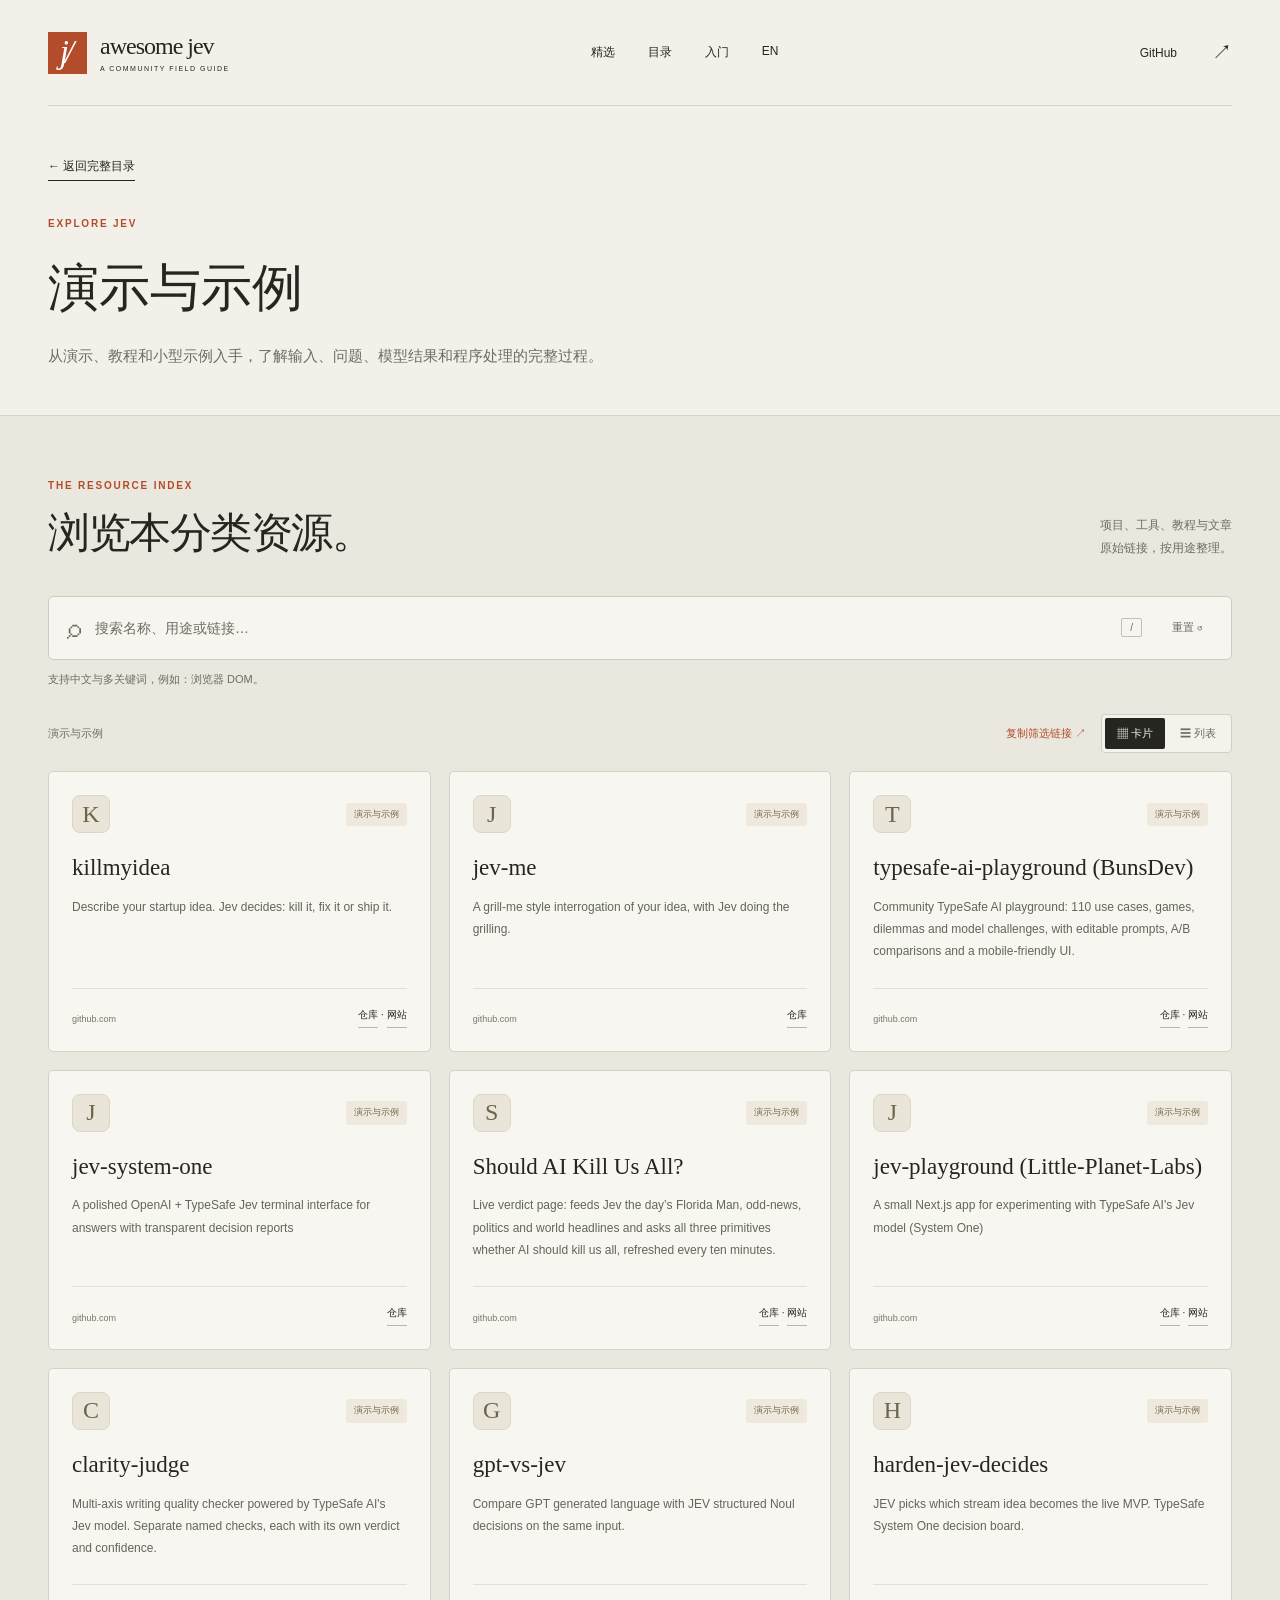
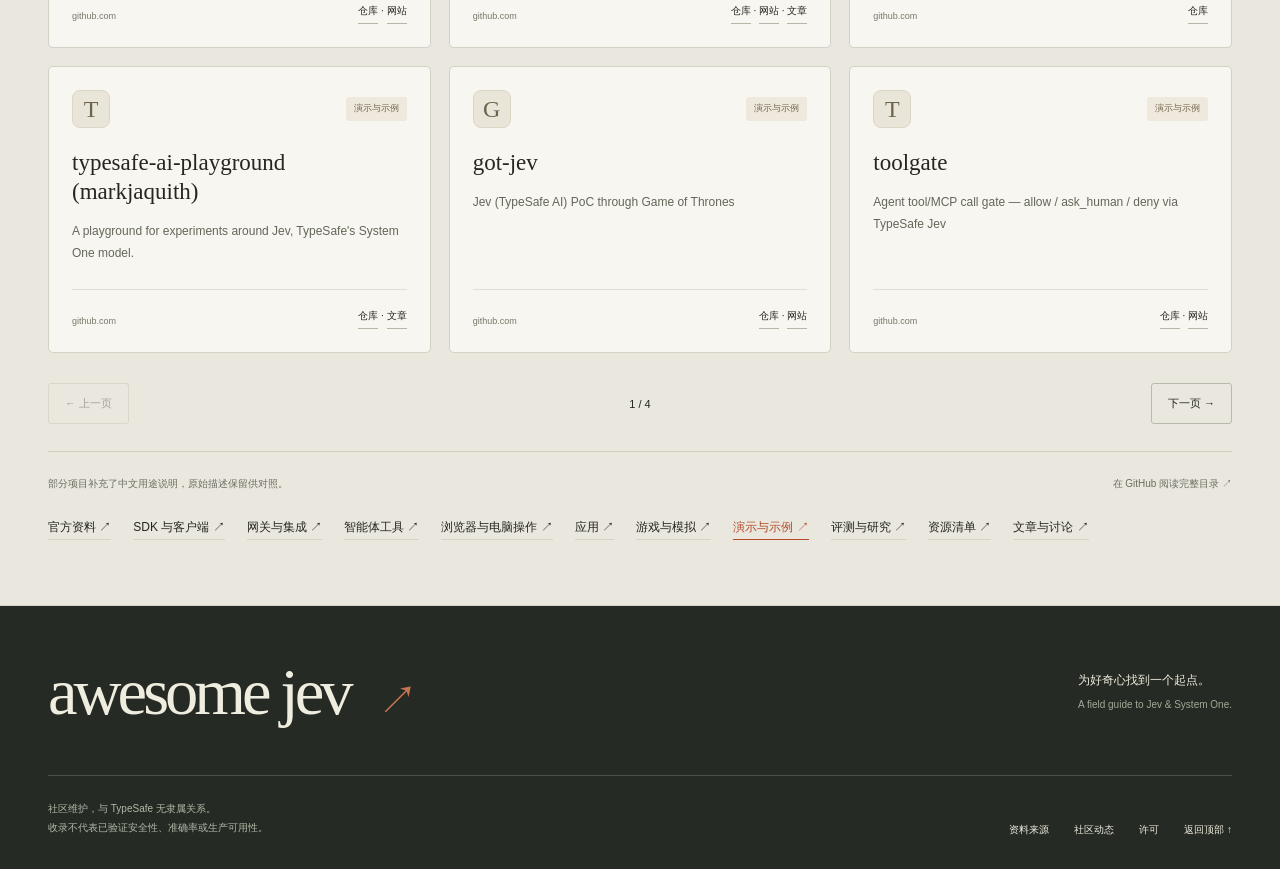
<file: docs/categories/demos.html>
<!doctype html>
<html lang="zh-CN">
<head>
<meta charset="utf-8"><meta name="viewport" content="width=device-width,initial-scale=1"><meta name="theme-color" content="#f3f0e9">
<title>Jev 演示与示例 — Awesome Jev</title>
<meta name="description" content="从演示、教程和小型示例入手，了解输入、问题、模型结果和程序处理的完整过程。">
<meta name="google-site-verification" content="RU2-TUFIhPM_cDASRGjQicB0VysuuAHV3V9HiHZ9Yn0" />
<link rel="canonical" href="https://majiayu000.github.io/awesome-jev/categories/demos.html">
<meta property="og:type" content="website"><meta property="og:site_name" content="Awesome Jev"><meta property="og:title" content="Jev 演示与示例 — Awesome Jev">
<meta property="og:description" content="从演示、教程和小型示例入手，了解输入、问题、模型结果和程序处理的完整过程。"><meta property="og:url" content="https://majiayu000.github.io/awesome-jev/categories/demos.html">
<meta property="og:image" content="https://majiayu000.github.io/awesome-jev/social-preview.png"><meta property="og:image:width" content="1280"><meta property="og:image:height" content="640"><meta property="og:image:alt" content="Awesome Jev 项目目录与路径选择概念插画">
<meta name="twitter:card" content="summary_large_image"><meta name="twitter:title" content="Jev 演示与示例 — Awesome Jev"><meta name="twitter:description" content="从演示、教程和小型示例入手，了解输入、问题、模型结果和程序处理的完整过程。"><meta name="twitter:image" content="https://majiayu000.github.io/awesome-jev/social-preview.png">
<link rel="stylesheet" href="../css/style.css"><script src="../js/app.js" defer></script>
</head>
<body>
<a class="skip" href="#resources">跳至资源目录</a>
<header class="site-header shell"><a class="brand" href="../" aria-label="Awesome Jev 首页"><span class="brand-mark" aria-hidden="true">j/</span><span>awesome jev<small>A COMMUNITY FIELD GUIDE</small></span></a><nav aria-label="主导航"><a href="../#featured">精选</a><a href="#resources">目录</a><a href="../#learn">入门</a><a href="https://github.com/majiayu000/awesome-jev/blob/main/README.md" lang="en">EN</a></nav><a class="github-link" href="https://github.com/majiayu000/awesome-jev">GitHub <span>↗</span></a></header>
<main><section class="category-intro shell"><a class="text-link" href="../#resources">← 返回完整目录</a><p class="eyebrow">EXPLORE JEV</p><h1>演示与示例</h1><p>从演示、教程和小型示例入手，了解输入、问题、模型结果和程序处理的完整过程。</p></section><section id="resources" class="catalog-section" aria-labelledby="catalog-title"><div class="shell"><div class="section-heading"><div><p class="eyebrow">THE RESOURCE INDEX</p><h2 id="catalog-title">浏览本分类资源。</h2></div><p class="section-caption">项目、工具、教程与文章<br>原始链接，按用途整理。</p></div>
<div class="catalog-main"><div id="filters" class="catalog-controls" hidden><label class="search-label" for="q"><span class="sr-only">搜索资源</span><span class="search-symbol" aria-hidden="true">⌕</span><input id="q" aria-describedby="search-help" type="search" placeholder="搜索名称、用途或链接…" autocomplete="off"><kbd aria-hidden="true">/</kbd></label><label class="sr-only" for="category"><span class="sr-only">分类</span><select id="category"><option value="">全部分类</option><option value="demos">演示与示例</option></select></label><button id="reset" class="reset" type="button">重置 ↺</button></div><p id="search-help" class="search-help">支持中文与多关键词，例如：浏览器 DOM。</p><div class="catalog-status"><p id="status" role="status" aria-live="polite">全部资源</p><div class="catalog-actions"><button id="share" type="button" hidden>复制筛选链接 ↗</button><div class="view-switch" id="view-switch" role="group" aria-label="目录显示方式" hidden><button type="button" data-view="grid" aria-pressed="true">▦ 卡片</button><button type="button" data-view="list" aria-pressed="false">☰ 列表</button></div></div></div><p id="share-status" role="status" aria-live="polite"></p><input id="share-url" aria-label="当前筛选链接" readonly hidden>
<noscript><p>下方可直接阅读全部资源。启用 JavaScript 后可搜索、分类和翻页。</p></noscript><div id="grid" data-label="演示与示例" class="resource-list" data-view="grid"><article class="card" data-category="demos"><div class="resource-body"><div class="resource-heading"><span class="resource-initial" aria-hidden="true">K</span><span class="category">演示与示例</span></div><h3><a href="https://github.com/monteduro/killmyidea">killmyidea</a></h3><p>Describe your startup idea. Jev decides: kill it, fix it or ship it.</p></div><div class="resource-footer"><span class="resource-domain">github.com</span><div class="resource-links"><a href="https://github.com/monteduro/killmyidea">仓库</a> · <a href="https://killmyidea.stemonte.io">网站</a></div></div></article><article class="card" data-category="demos"><div class="resource-body"><div class="resource-heading"><span class="resource-initial" aria-hidden="true">J</span><span class="category">演示与示例</span></div><h3><a href="https://github.com/jon-devlapaz/jev-me">jev-me</a></h3><p>A grill-me style interrogation of your idea, with Jev doing the grilling.</p></div><div class="resource-footer"><span class="resource-domain">github.com</span><div class="resource-links"><a href="https://github.com/jon-devlapaz/jev-me">仓库</a></div></div></article><article class="card" data-category="demos"><div class="resource-body"><div class="resource-heading"><span class="resource-initial" aria-hidden="true">T</span><span class="category">演示与示例</span></div><h3><a href="https://github.com/BunsDev/typesafe-ai-playground">typesafe-ai-playground (BunsDev)</a></h3><p>Community TypeSafe AI playground: 110 use cases, games, dilemmas and model challenges, with editable prompts, A/B comparisons and a mobile-friendly UI.</p></div><div class="resource-footer"><span class="resource-domain">github.com</span><div class="resource-links"><a href="https://github.com/BunsDev/typesafe-ai-playground">仓库</a> · <a href="https://jev.works">网站</a></div></div></article><article class="card" data-category="demos"><div class="resource-body"><div class="resource-heading"><span class="resource-initial" aria-hidden="true">J</span><span class="category">演示与示例</span></div><h3><a href="https://github.com/haseeb-heaven/jev-system-one">jev-system-one</a></h3><p>A polished OpenAI + TypeSafe Jev terminal interface for answers with transparent decision reports</p></div><div class="resource-footer"><span class="resource-domain">github.com</span><div class="resource-links"><a href="https://github.com/haseeb-heaven/jev-system-one">仓库</a></div></div></article><article class="card" data-category="demos"><div class="resource-body"><div class="resource-heading"><span class="resource-initial" aria-hidden="true">S</span><span class="category">演示与示例</span></div><h3><a href="https://github.com/hellogumbo/should-ai-kill-us-all">Should AI Kill Us All?</a></h3><p>Live verdict page: feeds Jev the day’s Florida Man, odd-news, politics and world headlines and asks all three primitives whether AI should kill us all, refreshed every ten minutes.</p></div><div class="resource-footer"><span class="resource-domain">github.com</span><div class="resource-links"><a href="https://github.com/hellogumbo/should-ai-kill-us-all">仓库</a> · <a href="https://shouldaikillusall.com">网站</a></div></div></article><article class="card" data-category="demos"><div class="resource-body"><div class="resource-heading"><span class="resource-initial" aria-hidden="true">J</span><span class="category">演示与示例</span></div><h3><a href="https://github.com/Little-Planet-Labs/jev-playground">jev-playground (Little-Planet-Labs)</a></h3><p>A small Next.js app for experimenting with TypeSafe AI&#x27;s Jev model (System One)</p></div><div class="resource-footer"><span class="resource-domain">github.com</span><div class="resource-links"><a href="https://github.com/Little-Planet-Labs/jev-playground">仓库</a> · <a href="https://jev-playground-zeta.vercel.app">网站</a></div></div></article><article class="card" data-category="demos"><div class="resource-body"><div class="resource-heading"><span class="resource-initial" aria-hidden="true">C</span><span class="category">演示与示例</span></div><h3><a href="https://github.com/BunsDev/clarity-judge">clarity-judge</a></h3><p>Multi-axis writing quality checker powered by TypeSafe AI&#x27;s Jev model. Separate named checks, each with its own verdict and confidence.</p></div><div class="resource-footer"><span class="resource-domain">github.com</span><div class="resource-links"><a href="https://github.com/BunsDev/clarity-judge">仓库</a> · <a href="https://judge.jev.works">网站</a></div></div></article><article class="card" data-category="demos"><div class="resource-body"><div class="resource-heading"><span class="resource-initial" aria-hidden="true">G</span><span class="category">演示与示例</span></div><h3><a href="https://github.com/TanayPadar/gpt-vs-jev">gpt-vs-jev</a></h3><p>Compare GPT generated language with JEV structured Noul decisions on the same input.</p></div><div class="resource-footer"><span class="resource-domain">github.com</span><div class="resource-links"><a href="https://github.com/TanayPadar/gpt-vs-jev">仓库</a> · <a href="https://gptvsjev.vercel.app">网站</a> · <a href="https://x.com/nerdytanay/status/2100465397267144815">文章</a></div></div></article><article class="card" data-category="demos"><div class="resource-body"><div class="resource-heading"><span class="resource-initial" aria-hidden="true">H</span><span class="category">演示与示例</span></div><h3><a href="https://github.com/tylerjharden/harden-jev-decides">harden-jev-decides</a></h3><p>JEV picks which stream idea becomes the live MVP. TypeSafe System One decision board.</p></div><div class="resource-footer"><span class="resource-domain">github.com</span><div class="resource-links"><a href="https://github.com/tylerjharden/harden-jev-decides">仓库</a></div></div></article><article class="card" data-category="demos"><div class="resource-body"><div class="resource-heading"><span class="resource-initial" aria-hidden="true">T</span><span class="category">演示与示例</span></div><h3><a href="https://github.com/markjaquith/typesafe-ai-playground">typesafe-ai-playground (markjaquith)</a></h3><p>A playground for experiments around Jev, TypeSafe&#x27;s System One model.</p></div><div class="resource-footer"><span class="resource-domain">github.com</span><div class="resource-links"><a href="https://github.com/markjaquith/typesafe-ai-playground">仓库</a> · <a href="https://x.com/0xLogicrw/status/2100478725393686556">文章</a></div></div></article><article class="card" data-category="demos"><div class="resource-body"><div class="resource-heading"><span class="resource-initial" aria-hidden="true">G</span><span class="category">演示与示例</span></div><h3><a href="https://github.com/phureewat29/got-jev">got-jev</a></h3><p>Jev (TypeSafe AI) PoC through Game of Thrones</p></div><div class="resource-footer"><span class="resource-domain">github.com</span><div class="resource-links"><a href="https://github.com/phureewat29/got-jev">仓库</a> · <a href="https://jev.phureewat.com">网站</a></div></div></article><article class="card" data-category="demos"><div class="resource-body"><div class="resource-heading"><span class="resource-initial" aria-hidden="true">T</span><span class="category">演示与示例</span></div><h3><a href="https://github.com/ndolinschi/toolgate">toolgate</a></h3><p>Agent tool/MCP call gate — allow / ask_human / deny via TypeSafe Jev</p></div><div class="resource-footer"><span class="resource-domain">github.com</span><div class="resource-links"><a href="https://github.com/ndolinschi/toolgate">仓库</a> · <a href="https://toolgate.vercel.app">网站</a></div></div></article><article class="card" data-category="demos"><div class="resource-body"><div class="resource-heading"><span class="resource-initial" aria-hidden="true">G</span><span class="category">演示与示例</span></div><h3><a href="https://github.com/NorbertBodziony/guard-jev">guard-jev</a></h3><p>Comment-moderation playground: paste a comment, Jev decides what to do with it.</p></div><div class="resource-footer"><span class="resource-domain">github.com</span><div class="resource-links"><a href="https://github.com/NorbertBodziony/guard-jev">仓库</a> · <a href="https://guard-jev.vercel.app">网站</a></div></div></article><article class="card" data-category="demos"><div class="resource-body"><div class="resource-heading"><span class="resource-initial" aria-hidden="true">T</span><span class="category">演示与示例</span></div><h3><a href="https://github.com/DeepBlueDynamics/typesafe-arena">typesafe-arena</a></h3><p>A playground for TypeSafeAI&#x27;s Jev Model</p></div><div class="resource-footer"><span class="resource-domain">github.com</span><div class="resource-links"><a href="https://github.com/DeepBlueDynamics/typesafe-arena">仓库</a></div></div></article><article class="card" data-category="demos"><div class="resource-body"><div class="resource-heading"><span class="resource-initial" aria-hidden="true">I</span><span class="category">演示与示例</span></div><h3><a href="https://github.com/joevidev/ui-generator-instinct-jev">Instinct</a></h3><p>Instinct: describe a case in free text and Jev picks the UI from a fixed catalog without generating a line of code or copy.</p></div><div class="resource-footer"><span class="resource-domain">github.com</span><div class="resource-links"><a href="https://github.com/joevidev/ui-generator-instinct-jev">仓库</a> · <a href="https://ui-generator-instinct-jev.vercel.app">网站</a></div></div></article><article class="card" data-category="demos"><div class="resource-body"><div class="resource-heading"><span class="resource-initial" aria-hidden="true">J</span><span class="category">演示与示例</span></div><h3><a href="https://github.com/cardotrejos/jev-should-i-apply">jev-should-i-apply</a></h3><p>Typesafe/Jev public X demo</p></div><div class="resource-footer"><span class="resource-domain">github.com</span><div class="resource-links"><a href="https://github.com/cardotrejos/jev-should-i-apply">仓库</a></div></div></article><article class="card" data-category="demos"><div class="resource-body"><div class="resource-heading"><span class="resource-initial" aria-hidden="true">J</span><span class="category">演示与示例</span></div><h3><a href="https://github.com/cardotrejos/jev-user-jury">jev-user-jury</a></h3><p>Typesafe/Jev public X demo</p></div><div class="resource-footer"><span class="resource-domain">github.com</span><div class="resource-links"><a href="https://github.com/cardotrejos/jev-user-jury">仓库</a></div></div></article><article class="card" data-category="demos"><div class="resource-body"><div class="resource-heading"><span class="resource-initial" aria-hidden="true">J</span><span class="category">演示与示例</span></div><h3><a href="https://github.com/cardotrejos/jev-ad-preflight">jev-ad-preflight</a></h3><p>Typesafe/Jev public X demo</p></div><div class="resource-footer"><span class="resource-domain">github.com</span><div class="resource-links"><a href="https://github.com/cardotrejos/jev-ad-preflight">仓库</a></div></div></article><article class="card" data-category="demos"><div class="resource-body"><div class="resource-heading"><span class="resource-initial" aria-hidden="true">J</span><span class="category">演示与示例</span></div><h3><a href="https://github.com/n-yokomachi/jev-dev">jev-dev</a></h3><p>同じ発言を jev と LLM の両方に判定させ、感情の変動値のズレと応答速度を1画面で見比べるデモ（affectus + Vercel AI Gateway）</p></div><div class="resource-footer"><span class="resource-domain">github.com</span><div class="resource-links"><a href="https://github.com/n-yokomachi/jev-dev">仓库</a></div></div></article><article class="card" data-category="demos"><div class="resource-body"><div class="resource-heading"><span class="resource-initial" aria-hidden="true">J</span><span class="category">演示与示例</span></div><h3><a href="https://github.com/narulaskaran/jev-data-questions">Jev Gamecast</a></h3><p>Jev Gamecast: replay-first React app that asks Jev typed questions about live sports data.</p></div><div class="resource-footer"><span class="resource-domain">github.com</span><div class="resource-links"><a href="https://github.com/narulaskaran/jev-data-questions">仓库</a> · <a href="https://jev-gamecast.vercel.app">网站</a></div></div></article><article class="card" data-category="demos"><div class="resource-body"><div class="resource-heading"><span class="resource-initial" aria-hidden="true">J</span><span class="category">演示与示例</span></div><h3><a href="https://github.com/JacobLinCool/jev-paper-judge">jev-paper-judge</a></h3><p>Feedback on your paper in seconds.</p></div><div class="resource-footer"><span class="resource-domain">github.com</span><div class="resource-links"><a href="https://github.com/JacobLinCool/jev-paper-judge">仓库</a> · <a href="https://jev-paper-judge.jacob.workers.dev">网站</a></div></div></article><article class="card" data-category="demos"><div class="resource-body"><div class="resource-heading"><span class="resource-initial" aria-hidden="true">H</span><span class="category">演示与示例</span></div><h3><a href="https://github.com/asfarsadewa/human-compiler">human-compiler</a></h3><p>A compiler for human language. Paste text, get diagnostics. Measured by TypeSafe Jev.</p></div><div class="resource-footer"><span class="resource-domain">github.com</span><div class="resource-links"><a href="https://github.com/asfarsadewa/human-compiler">仓库</a> · <a href="https://human-compiler.asfarlab.fun">网站</a></div></div></article><article class="card" data-category="demos"><div class="resource-body"><div class="resource-heading"><span class="resource-initial" aria-hidden="true">S</span><span class="category">演示与示例</span></div><h3><a href="https://github.com/Shifros/Search-Function-Test">Search-Function-Test</a></h3><p>A test project based on Jev AI, the goal is to build a search function for a blog/article website that has 100s of articles to search from, So the user can actually use the search as chat to question anything and find related answers/articles</p></div><div class="resource-footer"><span class="resource-domain">github.com</span><div class="resource-links"><a href="https://github.com/Shifros/Search-Function-Test">仓库</a> · <a href="https://search-function-test.vercel.app">网站</a></div></div></article><article class="card" data-category="demos"><div class="resource-body"><div class="resource-heading"><span class="resource-initial" aria-hidden="true">J</span><span class="category">演示与示例</span></div><h3><a href="https://github.com/heiwa4126/jev-bun1">jev-bun1</a></h3><p>TypeSafe の Jev を TypeScript SDK で使ってみる最初の 1 歩</p></div><div class="resource-footer"><span class="resource-domain">github.com</span><div class="resource-links"><a href="https://github.com/heiwa4126/jev-bun1">仓库</a></div></div></article><article class="card" data-category="demos"><div class="resource-body"><div class="resource-heading"><span class="resource-initial" aria-hidden="true">J</span><span class="category">演示与示例</span></div><h3><a href="https://github.com/ndolinschi/jevplay">jevplay</a></h3><p>TypeSafe Jev playground — custom Choice/Score/Noul builder with live distributions</p></div><div class="resource-footer"><span class="resource-domain">github.com</span><div class="resource-links"><a href="https://github.com/ndolinschi/jevplay">仓库</a> · <a href="https://jevplay.vercel.app">网站</a></div></div></article><article class="card" data-category="demos"><div class="resource-body"><div class="resource-heading"><span class="resource-initial" aria-hidden="true">M</span><span class="category">演示与示例</span></div><h3><a href="https://github.com/ndolinschi/mcpmatch">mcpmatch</a></h3><p>Match user goals to MCP catalog (two-stage) via TypeSafe Jev</p></div><div class="resource-footer"><span class="resource-domain">github.com</span><div class="resource-links"><a href="https://github.com/ndolinschi/mcpmatch">仓库</a> · <a href="https://mcpmatch.vercel.app">网站</a></div></div></article><article class="card" data-category="demos"><div class="resource-body"><div class="resource-heading"><span class="resource-initial" aria-hidden="true">S</span><span class="category">演示与示例</span></div><h3><a href="https://github.com/ndolinschi/spendbrake">spendbrake</a></h3><p>Agent budget brake — continue / downgrade_model / stop via TypeSafe Jev</p></div><div class="resource-footer"><span class="resource-domain">github.com</span><div class="resource-links"><a href="https://github.com/ndolinschi/spendbrake">仓库</a> · <a href="https://spendbrake.vercel.app">网站</a></div></div></article><article class="card" data-category="demos"><div class="resource-body"><div class="resource-heading"><span class="resource-initial" aria-hidden="true">H</span><span class="category">演示与示例</span></div><h3><a href="https://github.com/ndolinschi/harnessjudge">harnessjudge</a></h3><p>Judge agent steps — ok / retry / escalate / stop via TypeSafe Jev</p></div><div class="resource-footer"><span class="resource-domain">github.com</span><div class="resource-links"><a href="https://github.com/ndolinschi/harnessjudge">仓库</a> · <a href="https://harnessjudge.vercel.app">网站</a></div></div></article><article class="card" data-category="demos"><div class="resource-body"><div class="resource-heading"><span class="resource-initial" aria-hidden="true">S</span><span class="category">演示与示例</span></div><h3><a href="https://github.com/ndolinschi/swarmrouter">swarmrouter</a></h3><p>Route tasks to research/code/browser/support/writer agents via TypeSafe Jev</p></div><div class="resource-footer"><span class="resource-domain">github.com</span><div class="resource-links"><a href="https://github.com/ndolinschi/swarmrouter">仓库</a> · <a href="https://swarmrouter.vercel.app">网站</a></div></div></article><article class="card" data-category="demos"><div class="resource-body"><div class="resource-heading"><span class="resource-initial" aria-hidden="true">J</span><span class="category">演示与示例</span></div><h3><a href="https://github.com/wustep/jev-playground">jev-playground (wustep)</a></h3><p>Can a System One model steer music? Jev picks the plan (enums only); code renders sheet, audio and MIDI.</p></div><div class="resource-footer"><span class="resource-domain">github.com</span><div class="resource-links"><a href="https://github.com/wustep/jev-playground">仓库</a> · <a href="https://jev-playground.vercel.app">网站</a></div></div></article><article class="card" data-category="demos"><div class="resource-body"><div class="resource-heading"><span class="resource-initial" aria-hidden="true">H</span><span class="category">演示与示例</span></div><h3><a href="https://github.com/ndolinschi/hiresignal">hiresignal</a></h3><p>HireSignal — resume first-pass fit+interview via TypeSafe Jev</p></div><div class="resource-footer"><span class="resource-domain">github.com</span><div class="resource-links"><a href="https://github.com/ndolinschi/hiresignal">仓库</a> · <a href="https://hiresignal-opal.vercel.app">网站</a></div></div></article><article class="card" data-category="demos"><div class="resource-body"><div class="resource-heading"><span class="resource-initial" aria-hidden="true">T</span><span class="category">演示与示例</span></div><h3><a href="https://github.com/ndolinschi/trustgate">trustgate</a></h3><p>TrustGate — indie media T&amp;S gate via TypeSafe Jev</p></div><div class="resource-footer"><span class="resource-domain">github.com</span><div class="resource-links"><a href="https://github.com/ndolinschi/trustgate">仓库</a> · <a href="https://trustgate-mu.vercel.app">网站</a></div></div></article><article class="card" data-category="demos"><div class="resource-body"><div class="resource-heading"><span class="resource-initial" aria-hidden="true">L</span><span class="category">演示与示例</span></div><h3><a href="https://github.com/ndolinschi/lanebreak">lanebreak</a></h3><p>LaneBreak — support ticket priority+routing via TypeSafe Jev</p></div><div class="resource-footer"><span class="resource-domain">github.com</span><div class="resource-links"><a href="https://github.com/ndolinschi/lanebreak">仓库</a> · <a href="https://lanebreak.vercel.app">网站</a></div></div></article><article class="card" data-category="demos"><div class="resource-body"><div class="resource-heading"><span class="resource-initial" aria-hidden="true">C</span><span class="category">演示与示例</span></div><h3><a href="https://github.com/ndolinschi/cartshield">cartshield</a></h3><p>CartShield — SMB checkout fraud disposition via TypeSafe Jev</p></div><div class="resource-footer"><span class="resource-domain">github.com</span><div class="resource-links"><a href="https://github.com/ndolinschi/cartshield">仓库</a> · <a href="https://cartshield.vercel.app">网站</a></div></div></article><article class="card" data-category="demos"><div class="resource-body"><div class="resource-heading"><span class="resource-initial" aria-hidden="true">P</span><span class="category">演示与示例</span></div><h3><a href="https://github.com/ndolinschi/pulselane">pulselane</a></h3><p>PulseLane — clinic triage decisions via TypeSafe Jev</p></div><div class="resource-footer"><span class="resource-domain">github.com</span><div class="resource-links"><a href="https://github.com/ndolinschi/pulselane">仓库</a> · <a href="https://pulselane-topaz.vercel.app">网站</a></div></div></article><article class="card" data-category="demos"><div class="resource-body"><div class="resource-heading"><span class="resource-initial" aria-hidden="true">J</span><span class="category">演示与示例</span></div><h3><a href="https://github.com/Bud-ro/jev-demos">jev-demos</a></h3><p>Demos to test the effectiveness of TypeSafe&#x27;s &quot;Jev&quot; System One Model</p></div><div class="resource-footer"><span class="resource-domain">github.com</span><div class="resource-links"><a href="https://github.com/Bud-ro/jev-demos">仓库</a></div></div></article><article class="card" data-category="demos"><div class="resource-body"><div class="resource-heading"><span class="resource-initial" aria-hidden="true">J</span><span class="category">演示与示例</span></div><h3><a href="https://github.com/WeSecureYou/Jev-test">Job Risk Analyzer</a></h3><p>Job Risk Analyzer: CLI and REST API that uses Jev to score an occupation&#x27;s exposure to AI-driven layoffs and its resilience.</p></div><div class="resource-footer"><span class="resource-domain">github.com</span><div class="resource-links"><a href="https://github.com/WeSecureYou/Jev-test">仓库</a> · <a href="https://jev-test.vercel.app">网站</a></div></div></article><article class="card" data-category="demos"><div class="resource-body"><div class="resource-heading"><span class="resource-initial" aria-hidden="true">J</span><span class="category">演示与示例</span></div><h3><a href="https://github.com/WebGrga/jev-board-lab">jev-board-lab</a></h3><p>Interactive explorer and Jev question workspace for Jev Board datasets.</p></div><div class="resource-footer"><span class="resource-domain">github.com</span><div class="resource-links"><a href="https://github.com/WebGrga/jev-board-lab">仓库</a></div></div></article><article class="card" data-category="demos"><div class="resource-body"><div class="resource-heading"><span class="resource-initial" aria-hidden="true">E</span><span class="category">演示与示例</span></div><h3><a href="https://github.com/cbetz/extremely-specific-council">extremely-specific-council</a></h3><p>Twelve members. Zero qualifications. A playful TypeSafe AI council with animated votes, inspectable decisions, and shareable verdicts.</p></div><div class="resource-footer"><span class="resource-domain">github.com</span><div class="resource-links"><a href="https://github.com/cbetz/extremely-specific-council">仓库</a> · <a href="https://extremely-specific-council-five.vercel.app">网站</a></div></div></article><article class="card" data-category="demos"><div class="resource-body"><div class="resource-heading"><span class="resource-initial" aria-hidden="true">P</span><span class="category">演示与示例</span></div><h3><a href="https://github.com/JordiParraCrespo/typesafe-ai-trading-showcase">Probably</a></h3><p>Probably: live BTC, ETH, and XRP prices with a shared TypeSafe buy-or-wait demonstration. No trades placed.</p></div><div class="resource-footer"><span class="resource-domain">github.com</span><div class="resource-links"><a href="https://github.com/JordiParraCrespo/typesafe-ai-trading-showcase">仓库</a> · <a href="https://typesafe-ai-trading-showcase.vercel.app">网站</a></div></div></article><article class="card" data-category="demos"><div class="resource-body"><div class="resource-heading"><span class="resource-initial" aria-hidden="true">T</span><span class="category">演示与示例</span></div><h3><a href="https://github.com/Wizhill05/typesafe-image-diffusion">typesafe-image-diffusion</a></h3><p>Diffusion-style pixel art out of a classifier: 256 parallel per-pixel Jev questions plus refinement passes.</p></div><div class="resource-footer"><span class="resource-domain">github.com</span><div class="resource-links"><a href="https://github.com/Wizhill05/typesafe-image-diffusion">仓库</a> · <a href="https://x.com/just_aryansingh/status/2100617080395710748">文章</a></div></div></article><article class="card" data-category="demos"><div class="resource-body"><div class="resource-heading"><span class="resource-initial" aria-hidden="true">Y</span><span class="category">演示与示例</span></div><h3><a href="https://yesno.coderai.dev">Yes / No</a></h3><p>Free, no-signup Noul demo. Ask a question, get yes, no, or maybe, with web search when needed.</p></div><div class="resource-footer"><span class="resource-domain">yesno.coderai.dev</span><div class="resource-links"><a href="https://yesno.coderai.dev">网站</a></div></div></article><article class="card" data-category="demos"><div class="resource-body"><div class="resource-heading"><span class="resource-initial" aria-hidden="true">T</span><span class="category">演示与示例</span></div><h3><a href="https://typesafe-demo.val.run/">TypeSafe Typewriter</a></h3><p>Val Town demo where 16 typed judgments update live as you type.</p></div><div class="resource-footer"><span class="resource-domain">typesafe-demo.val.run</span><div class="resource-links"><a href="https://typesafe-demo.val.run/">网站</a> · <a href="https://x.com/stevekrouse/status/2100287368221659289">文章</a></div></div></article><article class="card" data-category="demos"><div class="resource-body"><div class="resource-heading"><span class="resource-initial" aria-hidden="true">C</span><span class="category">演示与示例</span></div><h3><a href="https://crowdcheck-ai.vercel.app/">Crowdcheck</a></h3><p>Test a post against 10,000 synthetic personas before you publish it.</p></div><div class="resource-footer"><span class="resource-domain">crowdcheck-ai.vercel.app</span><div class="resource-links"><a href="https://crowdcheck-ai.vercel.app/">网站</a></div></div></article><article class="card" data-category="demos"><div class="resource-body"><div class="resource-heading"><span class="resource-initial" aria-hidden="true">J</span><span class="category">演示与示例</span></div><h3><a href="https://jev-demo.vercel.app">Jev mood demo</a></h3><p>Talk nicely or nastily over time; structured state tracks the mood.</p></div><div class="resource-footer"><span class="resource-domain">jev-demo.vercel.app</span><div class="resource-links"><a href="https://jev-demo.vercel.app">网站</a></div></div></article><article class="card" data-category="demos"><div class="resource-body"><div class="resource-heading"><span class="resource-initial" aria-hidden="true">J</span><span class="category">演示与示例</span></div><h3><a href="https://jev-room.moe136231.chatgpt.site">Jev Room</a></h3><p>One sentence becomes six room settings. Jev chooses, the app renders.</p></div><div class="resource-footer"><span class="resource-domain">jev-room.moe136231.chatgpt.site</span><div class="resource-links"><a href="https://jev-room.moe136231.chatgpt.site">网站</a></div></div></article><article class="card" data-category="demos"><div class="resource-body"><div class="resource-heading"><span class="resource-initial" aria-hidden="true">1</span><span class="category">演示与示例</span></div><h3><a href="https://github.com/cwdx/1-million-emojis">1 Million Emojis</a></h3><p>Shared 1000 × 1000 emoji canvas where Jev joins each stroke with one Choice over named emoji and square pairs, plus a conditional Noul on whether the stroke is unfinished.</p></div><div class="resource-footer"><span class="resource-domain">github.com</span><div class="resource-links"><a href="https://github.com/cwdx/1-million-emojis">仓库</a> · <a href="https://chriswijnia.com/lab/emoji">网站</a></div></div></article></div><div id="empty" class="empty-state" hidden><span aria-hidden="true">∅</span><h3>暂时没有找到。</h3><p>试试项目英文名、相关用途，或重置筛选。</p><button type="button" id="empty-reset">重新浏览全部资源 ↗</button></div><nav id="pagination" class="pagination" aria-label="资源分页" hidden><button type="button" id="page-prev">← 上一页</button><span id="page-status" aria-live="polite"></span><button type="button" id="page-next">下一页 →</button></nav><p class="catalog-footnote">部分项目补充了中文用途说明，原始描述保留供对照。<a href="https://github.com/majiayu000/awesome-jev/blob/main/catalog/FULL.md">在 GitHub 阅读完整目录 ↗</a></p><nav class="category-directory" aria-label="分类专页"><a href="../categories/official.html">官方资料 ↗</a><a href="../categories/sdks.html">SDK 与客户端 ↗</a><a href="../categories/integrations.html">网关与集成 ↗</a><a href="../categories/agents.html">智能体工具 ↗</a><a href="../categories/browser.html">浏览器与电脑操作 ↗</a><a href="../categories/apps.html">应用 ↗</a><a href="../categories/games.html">游戏与模拟 ↗</a><a href="../categories/demos.html" aria-current="page">演示与示例 ↗</a><a href="../categories/research.html">评测与研究 ↗</a><a href="../categories/lists.html">资源清单 ↗</a><a href="../categories/articles.html">文章与讨论 ↗</a></nav></div></div></section>
</main><footer class="site-footer"><div class="shell footer-top"><a class="footer-wordmark" href="#">awesome jev<span>↗</span></a><p>为好奇心找到一个起点。<br><span>A field guide to Jev & System One.</span></p></div><div class="shell footer-bottom"><p>社区维护，与 TypeSafe 无隶属关系。<br>收录不代表已验证安全性、准确率或生产可用性。</p><nav aria-label="页脚导航"><a href="https://github.com/majiayu000/awesome-jev/blob/main/SOURCE.md">资料来源</a><a href="https://github.com/majiayu000/awesome-jev/blob/main/updates/README.md">社区动态</a><a href="https://github.com/majiayu000/awesome-jev/blob/main/LICENSE">许可</a><a href="#">返回顶部 ↑</a></nav></div></footer>
</body></html>
</file>
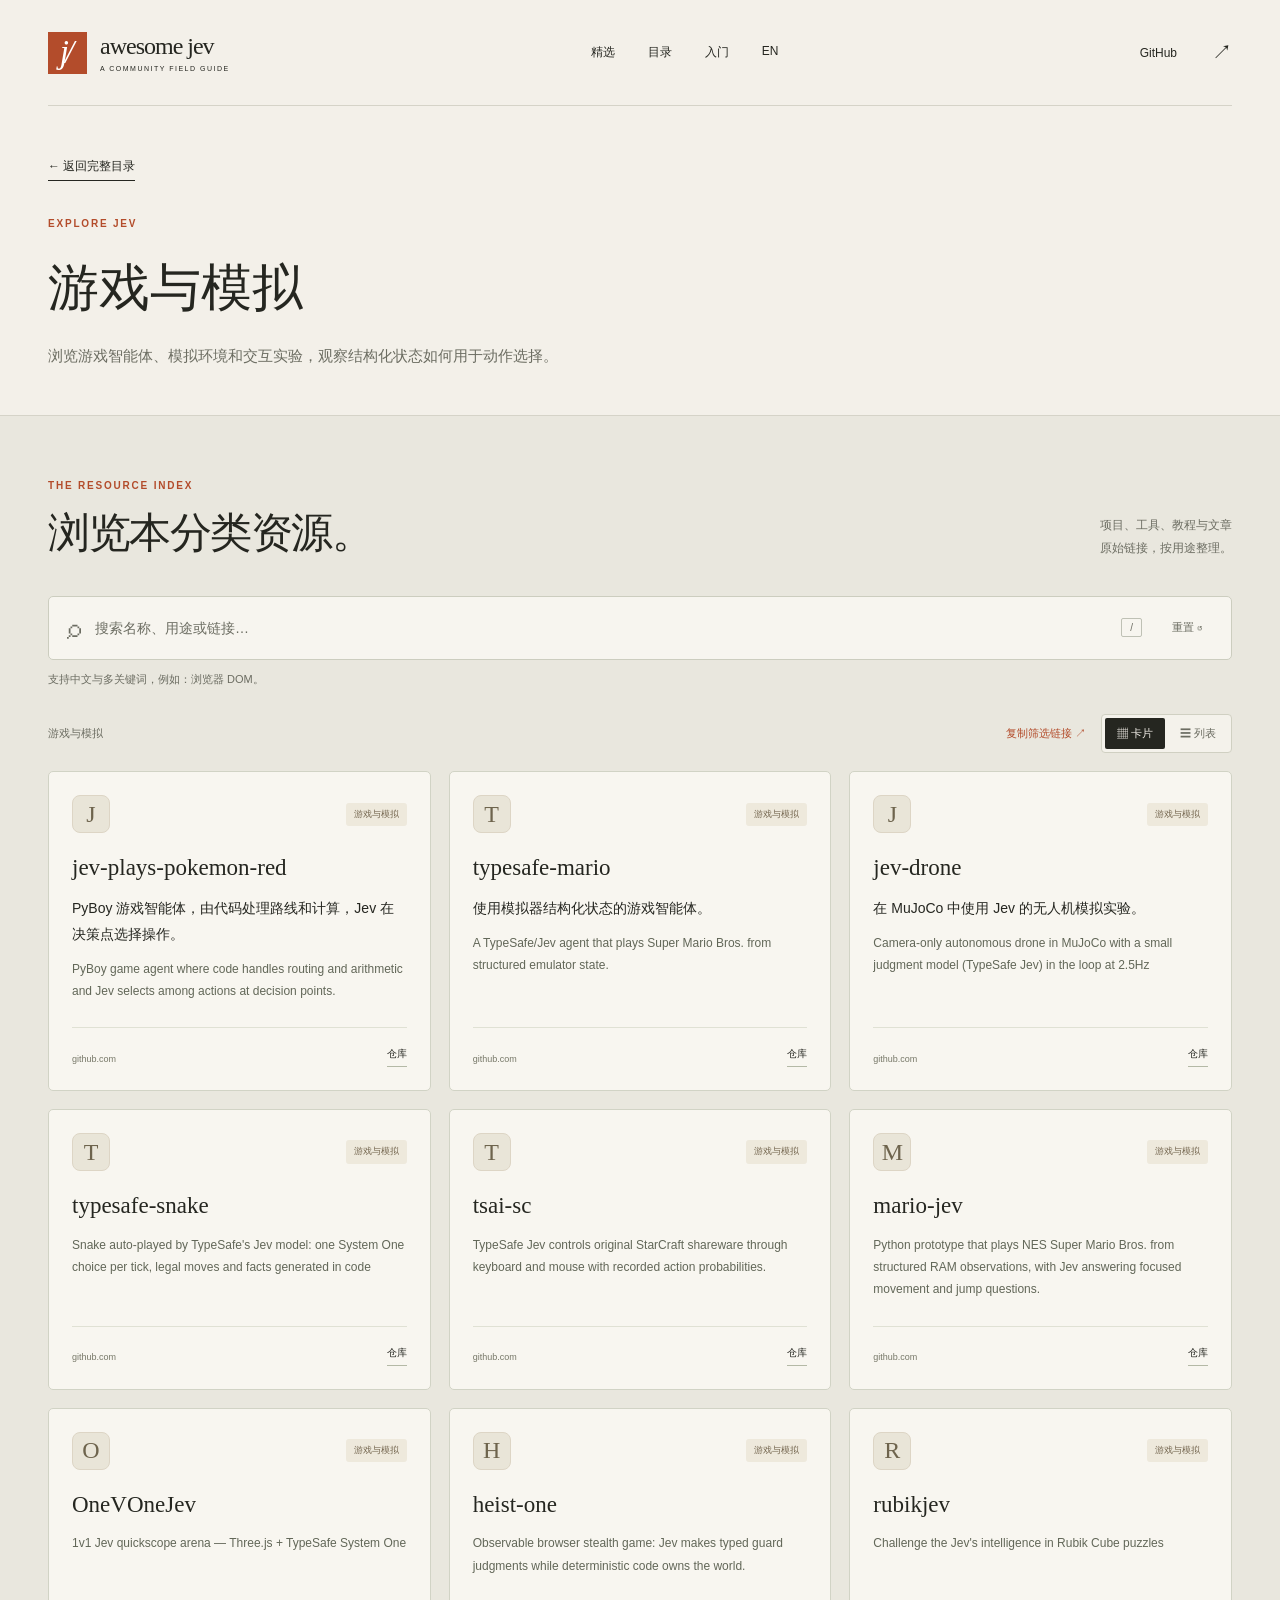
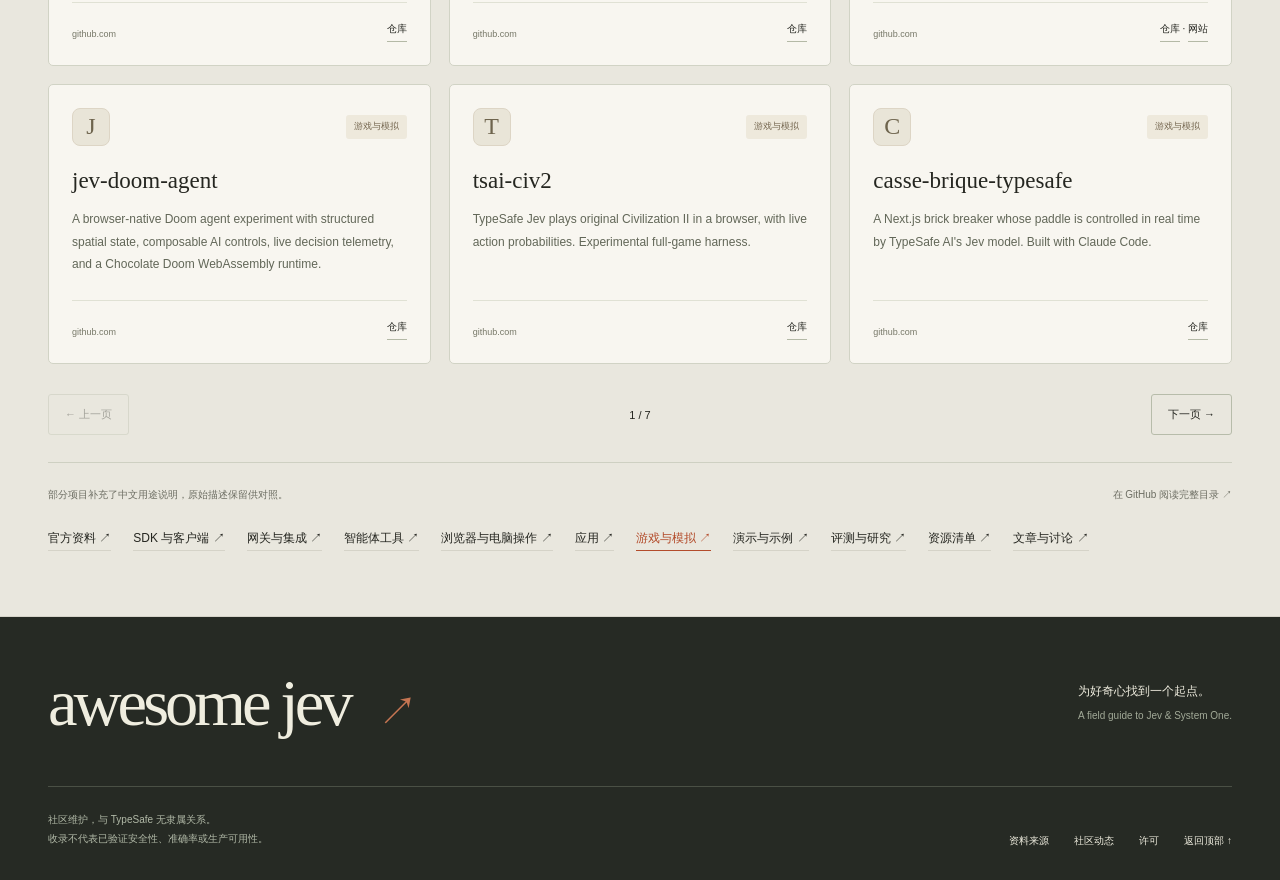
<file: docs/categories/games.html>
<!doctype html>
<html lang="zh-CN">
<head>
<meta charset="utf-8"><meta name="viewport" content="width=device-width,initial-scale=1"><meta name="theme-color" content="#f3f0e9">
<title>Jev 游戏与模拟 — Awesome Jev</title>
<meta name="description" content="浏览游戏智能体、模拟环境和交互实验，观察结构化状态如何用于动作选择。">
<meta name="google-site-verification" content="RU2-TUFIhPM_cDASRGjQicB0VysuuAHV3V9HiHZ9Yn0" />
<link rel="canonical" href="https://majiayu000.github.io/awesome-jev/categories/games.html">
<meta property="og:type" content="website"><meta property="og:site_name" content="Awesome Jev"><meta property="og:title" content="Jev 游戏与模拟 — Awesome Jev">
<meta property="og:description" content="浏览游戏智能体、模拟环境和交互实验，观察结构化状态如何用于动作选择。"><meta property="og:url" content="https://majiayu000.github.io/awesome-jev/categories/games.html">
<meta property="og:image" content="https://majiayu000.github.io/awesome-jev/social-preview.png"><meta property="og:image:width" content="1280"><meta property="og:image:height" content="640"><meta property="og:image:alt" content="Awesome Jev 项目目录与路径选择概念插画">
<meta name="twitter:card" content="summary_large_image"><meta name="twitter:title" content="Jev 游戏与模拟 — Awesome Jev"><meta name="twitter:description" content="浏览游戏智能体、模拟环境和交互实验，观察结构化状态如何用于动作选择。"><meta name="twitter:image" content="https://majiayu000.github.io/awesome-jev/social-preview.png">
<link rel="stylesheet" href="../css/style.css"><script src="../js/app.js" defer></script>
</head>
<body>
<a class="skip" href="#resources">跳至资源目录</a>
<header class="site-header shell"><a class="brand" href="../" aria-label="Awesome Jev 首页"><span class="brand-mark" aria-hidden="true">j/</span><span>awesome jev<small>A COMMUNITY FIELD GUIDE</small></span></a><nav aria-label="主导航"><a href="../#featured">精选</a><a href="#resources">目录</a><a href="../#learn">入门</a><a href="https://github.com/majiayu000/awesome-jev/blob/main/README.md" lang="en">EN</a></nav><a class="github-link" href="https://github.com/majiayu000/awesome-jev">GitHub <span>↗</span></a></header>
<main><section class="category-intro shell"><a class="text-link" href="../#resources">← 返回完整目录</a><p class="eyebrow">EXPLORE JEV</p><h1>游戏与模拟</h1><p>浏览游戏智能体、模拟环境和交互实验，观察结构化状态如何用于动作选择。</p></section><section id="resources" class="catalog-section" aria-labelledby="catalog-title"><div class="shell"><div class="section-heading"><div><p class="eyebrow">THE RESOURCE INDEX</p><h2 id="catalog-title">浏览本分类资源。</h2></div><p class="section-caption">项目、工具、教程与文章<br>原始链接，按用途整理。</p></div>
<div class="catalog-main"><div id="filters" class="catalog-controls" hidden><label class="search-label" for="q"><span class="sr-only">搜索资源</span><span class="search-symbol" aria-hidden="true">⌕</span><input id="q" aria-describedby="search-help" type="search" placeholder="搜索名称、用途或链接…" autocomplete="off"><kbd aria-hidden="true">/</kbd></label><label class="sr-only" for="category"><span class="sr-only">分类</span><select id="category"><option value="">全部分类</option><option value="games">游戏与模拟</option></select></label><button id="reset" class="reset" type="button">重置 ↺</button></div><p id="search-help" class="search-help">支持中文与多关键词，例如：浏览器 DOM。</p><div class="catalog-status"><p id="status" role="status" aria-live="polite">全部资源</p><div class="catalog-actions"><button id="share" type="button" hidden>复制筛选链接 ↗</button><div class="view-switch" id="view-switch" role="group" aria-label="目录显示方式" hidden><button type="button" data-view="grid" aria-pressed="true">▦ 卡片</button><button type="button" data-view="list" aria-pressed="false">☰ 列表</button></div></div></div><p id="share-status" role="status" aria-live="polite"></p><input id="share-url" aria-label="当前筛选链接" readonly hidden>
<noscript><p>下方可直接阅读全部资源。启用 JavaScript 后可搜索、分类和翻页。</p></noscript><div id="grid" data-label="游戏与模拟" class="resource-list" data-view="grid"><article class="card" data-category="games"><div class="resource-body"><div class="resource-heading"><span class="resource-initial" aria-hidden="true">J</span><span class="category">游戏与模拟</span></div><h3><a href="https://github.com/valentynkit/jev-plays-pokemon-red">jev-plays-pokemon-red</a></h3><p class="resource-zh" lang="zh-CN">PyBoy 游戏智能体，由代码处理路线和计算，Jev 在决策点选择操作。</p><p>PyBoy game agent where code handles routing and arithmetic and Jev selects among actions at decision points.</p></div><div class="resource-footer"><span class="resource-domain">github.com</span><div class="resource-links"><a href="https://github.com/valentynkit/jev-plays-pokemon-red">仓库</a></div></div></article><article class="card" data-category="games"><div class="resource-body"><div class="resource-heading"><span class="resource-initial" aria-hidden="true">T</span><span class="category">游戏与模拟</span></div><h3><a href="https://github.com/fhshaik/typesafe-mario">typesafe-mario</a></h3><p class="resource-zh" lang="zh-CN">使用模拟器结构化状态的游戏智能体。</p><p>A TypeSafe/Jev agent that plays Super Mario Bros. from structured emulator state.</p></div><div class="resource-footer"><span class="resource-domain">github.com</span><div class="resource-links"><a href="https://github.com/fhshaik/typesafe-mario">仓库</a></div></div></article><article class="card" data-category="games"><div class="resource-body"><div class="resource-heading"><span class="resource-initial" aria-hidden="true">J</span><span class="category">游戏与模拟</span></div><h3><a href="https://github.com/RomanSlack/jev-drone">jev-drone</a></h3><p class="resource-zh" lang="zh-CN">在 MuJoCo 中使用 Jev 的无人机模拟实验。</p><p>Camera-only autonomous drone in MuJoCo with a small judgment model (TypeSafe Jev) in the loop at 2.5Hz</p></div><div class="resource-footer"><span class="resource-domain">github.com</span><div class="resource-links"><a href="https://github.com/RomanSlack/jev-drone">仓库</a></div></div></article><article class="card" data-category="games"><div class="resource-body"><div class="resource-heading"><span class="resource-initial" aria-hidden="true">T</span><span class="category">游戏与模拟</span></div><h3><a href="https://github.com/sorrycc/typesafe-snake">typesafe-snake</a></h3><p>Snake auto-played by TypeSafe&#x27;s Jev model: one System One choice per tick, legal moves and facts generated in code</p></div><div class="resource-footer"><span class="resource-domain">github.com</span><div class="resource-links"><a href="https://github.com/sorrycc/typesafe-snake">仓库</a></div></div></article><article class="card" data-category="games"><div class="resource-body"><div class="resource-heading"><span class="resource-initial" aria-hidden="true">T</span><span class="category">游戏与模拟</span></div><h3><a href="https://github.com/phyous/tsai-sc">tsai-sc</a></h3><p>TypeSafe Jev controls original StarCraft shareware through keyboard and mouse with recorded action probabilities.</p></div><div class="resource-footer"><span class="resource-domain">github.com</span><div class="resource-links"><a href="https://github.com/phyous/tsai-sc">仓库</a></div></div></article><article class="card" data-category="games"><div class="resource-body"><div class="resource-heading"><span class="resource-initial" aria-hidden="true">M</span><span class="category">游戏与模拟</span></div><h3><a href="https://github.com/shantanugoel/mario-jev">mario-jev</a></h3><p>Python prototype that plays NES Super Mario Bros. from structured RAM observations, with Jev answering focused movement and jump questions.</p></div><div class="resource-footer"><span class="resource-domain">github.com</span><div class="resource-links"><a href="https://github.com/shantanugoel/mario-jev">仓库</a></div></div></article><article class="card" data-category="games"><div class="resource-body"><div class="resource-heading"><span class="resource-initial" aria-hidden="true">O</span><span class="category">游戏与模拟</span></div><h3><a href="https://github.com/emrickgarrett/OneVOneJev">OneVOneJev</a></h3><p>1v1 Jev quickscope arena — Three.js + TypeSafe System One</p></div><div class="resource-footer"><span class="resource-domain">github.com</span><div class="resource-links"><a href="https://github.com/emrickgarrett/OneVOneJev">仓库</a></div></div></article><article class="card" data-category="games"><div class="resource-body"><div class="resource-heading"><span class="resource-initial" aria-hidden="true">H</span><span class="category">游戏与模拟</span></div><h3><a href="https://github.com/AbdelStark/heist-one">heist-one</a></h3><p>Observable browser stealth game: Jev makes typed guard judgments while deterministic code owns the world.</p></div><div class="resource-footer"><span class="resource-domain">github.com</span><div class="resource-links"><a href="https://github.com/AbdelStark/heist-one">仓库</a></div></div></article><article class="card" data-category="games"><div class="resource-body"><div class="resource-heading"><span class="resource-initial" aria-hidden="true">R</span><span class="category">游戏与模拟</span></div><h3><a href="https://github.com/0xtrou/rubikjev">rubikjev</a></h3><p>Challenge the Jev&#x27;s intelligence in Rubik Cube puzzles</p></div><div class="resource-footer"><span class="resource-domain">github.com</span><div class="resource-links"><a href="https://github.com/0xtrou/rubikjev">仓库</a> · <a href="https://rubikjev.solo.engineer">网站</a></div></div></article><article class="card" data-category="games"><div class="resource-body"><div class="resource-heading"><span class="resource-initial" aria-hidden="true">J</span><span class="category">游戏与模拟</span></div><h3><a href="https://github.com/lukaske/jev-doom-agent">jev-doom-agent</a></h3><p>A browser-native Doom agent experiment with structured spatial state, composable AI controls, live decision telemetry, and a Chocolate Doom WebAssembly runtime.</p></div><div class="resource-footer"><span class="resource-domain">github.com</span><div class="resource-links"><a href="https://github.com/lukaske/jev-doom-agent">仓库</a></div></div></article><article class="card" data-category="games"><div class="resource-body"><div class="resource-heading"><span class="resource-initial" aria-hidden="true">T</span><span class="category">游戏与模拟</span></div><h3><a href="https://github.com/phyous/tsai-civ2">tsai-civ2</a></h3><p>TypeSafe Jev plays original Civilization II in a browser, with live action probabilities. Experimental full-game harness.</p></div><div class="resource-footer"><span class="resource-domain">github.com</span><div class="resource-links"><a href="https://github.com/phyous/tsai-civ2">仓库</a></div></div></article><article class="card" data-category="games"><div class="resource-body"><div class="resource-heading"><span class="resource-initial" aria-hidden="true">C</span><span class="category">游戏与模拟</span></div><h3><a href="https://github.com/Para-FR/casse-brique-typesafe">casse-brique-typesafe</a></h3><p>A Next.js brick breaker whose paddle is controlled in real time by TypeSafe AI&#x27;s Jev model. Built with Claude Code.</p></div><div class="resource-footer"><span class="resource-domain">github.com</span><div class="resource-links"><a href="https://github.com/Para-FR/casse-brique-typesafe">仓库</a></div></div></article><article class="card" data-category="games"><div class="resource-body"><div class="resource-heading"><span class="resource-initial" aria-hidden="true">P</span><span class="category">游戏与模拟</span></div><h3><a href="https://github.com/safzanpirani/pong-jev">pong-jev</a></h3><p>TypeSafe&#x27;s Jev plays Atari Pong. One typed Choice question per frame, no coordinates sent to the model.</p></div><div class="resource-footer"><span class="resource-domain">github.com</span><div class="resource-links"><a href="https://github.com/safzanpirani/pong-jev">仓库</a></div></div></article><article class="card" data-category="games"><div class="resource-body"><div class="resource-heading"><span class="resource-initial" aria-hidden="true">C</span><span class="category">游戏与模拟</span></div><h3><a href="https://github.com/rchovatiya88/cyber-breach-jev">cyber-breach-jev</a></h3><p>Cyber-Breach: The Jev Protocol - A tactical cyberpunk arena combat game powered by TypeSafe AI Jev System One decision model</p></div><div class="resource-footer"><span class="resource-domain">github.com</span><div class="resource-links"><a href="https://github.com/rchovatiya88/cyber-breach-jev">仓库</a></div></div></article><article class="card" data-category="games"><div class="resource-body"><div class="resource-heading"><span class="resource-initial" aria-hidden="true">A</span><span class="category">游戏与模拟</span></div><h3><a href="https://github.com/Yasserbhb/Agent-JEV-Tetris">Agent-JEV-Tetris</a></h3><p>using the new model JEV to play the game tetris</p></div><div class="resource-footer"><span class="resource-domain">github.com</span><div class="resource-links"><a href="https://github.com/Yasserbhb/Agent-JEV-Tetris">仓库</a></div></div></article><article class="card" data-category="games"><div class="resource-body"><div class="resource-heading"><span class="resource-initial" aria-hidden="true">L</span><span class="category">游戏与模拟</span></div><h3><a href="https://github.com/0x963D/last-exit">last-exit</a></h3><p>A cyberpunk border encounter powered by TypeSafe Jev. Bluff the guard. Inspect the receipts.</p></div><div class="resource-footer"><span class="resource-domain">github.com</span><div class="resource-links"><a href="https://github.com/0x963D/last-exit">仓库</a> · <a href="https://gate.fade.tools">网站</a></div></div></article><article class="card" data-category="games"><div class="resource-body"><div class="resource-heading"><span class="resource-initial" aria-hidden="true">B</span><span class="category">游戏与模拟</span></div><h3><a href="https://github.com/lambertsj/beatjev">beatjev</a></h3><p>Browser game: try to beat Jev at spotting a spam message.</p></div><div class="resource-footer"><span class="resource-domain">github.com</span><div class="resource-links"><a href="https://github.com/lambertsj/beatjev">仓库</a> · <a href="https://beatjev2it.jlamberts86.workers.dev">网站</a> · <a href="https://x.com/j_lamberts/status/2100592556081832131">文章</a></div></div></article><article class="card" data-category="games"><div class="resource-body"><div class="resource-heading"><span class="resource-initial" aria-hidden="true">P</span><span class="category">游戏与模拟</span></div><h3><a href="https://github.com/onionminionops-beep/pdoom-protocol">pdoom-protocol</a></h3><p>USER + JEV: P(DOOM) PROTOCOL — co-op platform shooter where TypeSafe Jev plays alongside you</p></div><div class="resource-footer"><span class="resource-domain">github.com</span><div class="resource-links"><a href="https://github.com/onionminionops-beep/pdoom-protocol">仓库</a></div></div></article><article class="card" data-category="games"><div class="resource-body"><div class="resource-heading"><span class="resource-initial" aria-hidden="true">J</span><span class="category">游戏与模拟</span></div><h3><a href="https://github.com/shantanugoel/jev-games">jev-games</a></h3><p>Visual Jev lab for multiple games and emulator platforms</p></div><div class="resource-footer"><span class="resource-domain">github.com</span><div class="resource-links"><a href="https://github.com/shantanugoel/jev-games">仓库</a></div></div></article><article class="card" data-category="games"><div class="resource-body"><div class="resource-heading"><span class="resource-initial" aria-hidden="true">J</span><span class="category">游戏与模拟</span></div><h3><a href="https://github.com/Hardel-DW/jev.mods">jev.mods</a></h3><p>Minecraft mod where Jev tries to finish the game from scratch without a scripted route.</p></div><div class="resource-footer"><span class="resource-domain">github.com</span><div class="resource-links"><a href="https://github.com/Hardel-DW/jev.mods">仓库</a></div></div></article><article class="card" data-category="games"><div class="resource-body"><div class="resource-heading"><span class="resource-initial" aria-hidden="true">J</span><span class="category">游戏与模拟</span></div><h3><a href="https://github.com/Icohen007/jev-play-ping-pong">jev-play-ping-pong</a></h3><p>Jev plays browser table tennis in real time: structured telemetry, typed decisions, ordinary Chrome inputs, and auditable evidence.</p></div><div class="resource-footer"><span class="resource-domain">github.com</span><div class="resource-links"><a href="https://github.com/Icohen007/jev-play-ping-pong">仓库</a> · <a href="https://indispensable-lingonberry-hot.julius.site/">网站</a></div></div></article><article class="card" data-category="games"><div class="resource-body"><div class="resource-heading"><span class="resource-initial" aria-hidden="true">J</span><span class="category">游戏与模拟</span></div><h3><a href="https://github.com/mizchi/jev-gomoku">jev-gomoku</a></h3><p>MoonBit client for Jev plus a Jev-vs-Jev gomoku match, with timing logs.</p></div><div class="resource-footer"><span class="resource-domain">github.com</span><div class="resource-links"><a href="https://github.com/mizchi/jev-gomoku">仓库</a></div></div></article><article class="card" data-category="games"><div class="resource-body"><div class="resource-heading"><span class="resource-initial" aria-hidden="true">T</span><span class="category">游戏与模拟</span></div><h3><a href="https://github.com/malDuffin/typesafe-3d-chess">typesafe-3d-chess</a></h3><p>3D chess powered by TypeSafe AI (Jev). AI vs AI by default, or play either side. Multiple difficulty levels.</p></div><div class="resource-footer"><span class="resource-domain">github.com</span><div class="resource-links"><a href="https://github.com/malDuffin/typesafe-3d-chess">仓库</a></div></div></article><article class="card" data-category="games"><div class="resource-body"><div class="resource-heading"><span class="resource-initial" aria-hidden="true">J</span><span class="category">游戏与模拟</span></div><h3><a href="https://github.com/KyleKreuter/jev2048">jev2048</a></h3><p>Let Jev (TypeSafeAI) solve 2048</p></div><div class="resource-footer"><span class="resource-domain">github.com</span><div class="resource-links"><a href="https://github.com/KyleKreuter/jev2048">仓库</a></div></div></article><article class="card" data-category="games"><div class="resource-body"><div class="resource-heading"><span class="resource-initial" aria-hidden="true">R</span><span class="category">游戏与模拟</span></div><h3><a href="https://github.com/BunsDev/river-oaks">river-oaks</a></h3><p>NPCs of River Oaks Houston, Texas using Jev to power NPCs</p></div><div class="resource-footer"><span class="resource-domain">github.com</span><div class="resource-links"><a href="https://github.com/BunsDev/river-oaks">仓库</a></div></div></article><article class="card" data-category="games"><div class="resource-body"><div class="resource-heading"><span class="resource-initial" aria-hidden="true">H</span><span class="category">游戏与模拟</span></div><h3><a href="https://github.com/jammaru/jev-lab">hundred</a></h3><p>100 AI NPCs live in a tiny town. Jev chooses the next action; the world writes the story.</p></div><div class="resource-footer"><span class="resource-domain">github.com</span><div class="resource-links"><a href="https://github.com/jammaru/jev-lab">仓库</a></div></div></article><article class="card" data-category="games"><div class="resource-body"><div class="resource-heading"><span class="resource-initial" aria-hidden="true">S</span><span class="category">游戏与模拟</span></div><h3><a href="https://github.com/siroccomask/snake-jev">snake-jev</a></h3><p>Snake controlled by parallel Jev assessments, with one API call per game tick.</p></div><div class="resource-footer"><span class="resource-domain">github.com</span><div class="resource-links"><a href="https://github.com/siroccomask/snake-jev">仓库</a></div></div></article><article class="card" data-category="games"><div class="resource-body"><div class="resource-heading"><span class="resource-initial" aria-hidden="true">J</span><span class="category">游戏与模拟</span></div><h3><a href="https://github.com/TarunTomar122/jev-askable-arm">jev-askable-arm</a></h3><p>Zero-shot English goals on a sim Franka. Jev chains hardcoded primitives.</p></div><div class="resource-footer"><span class="resource-domain">github.com</span><div class="resource-links"><a href="https://github.com/TarunTomar122/jev-askable-arm">仓库</a></div></div></article><article class="card" data-category="games"><div class="resource-body"><div class="resource-heading"><span class="resource-initial" aria-hidden="true">T</span><span class="category">游戏与模拟</span></div><h3><a href="https://github.com/TholeG/typesafe-chess">typesafe-chess</a></h3><p>Chess where both players are TypeSafe&#x27;s Jev model: every move is a typed Choice decision</p></div><div class="resource-footer"><span class="resource-domain">github.com</span><div class="resource-links"><a href="https://github.com/TholeG/typesafe-chess">仓库</a></div></div></article><article class="card" data-category="games"><div class="resource-body"><div class="resource-heading"><span class="resource-initial" aria-hidden="true">J</span><span class="category">游戏与模拟</span></div><h3><a href="https://github.com/iammusham/jev-snake">jev-snake</a></h3><p>An experimental Snake environment where the game engine owns deterministic rules and TypeSafe AI&#x27;s Jev makes the movement decision from structured state on every tick.</p></div><div class="resource-footer"><span class="resource-domain">github.com</span><div class="resource-links"><a href="https://github.com/iammusham/jev-snake">仓库</a></div></div></article><article class="card" data-category="games"><div class="resource-body"><div class="resource-heading"><span class="resource-initial" aria-hidden="true">J</span><span class="category">游戏与模拟</span></div><h3><a href="https://github.com/MachineLearning-Nerd/jev-tetris">jev-tetris</a></h3><p>A visual TypeSafe demo where Jev chooses verified Tetris placements.</p></div><div class="resource-footer"><span class="resource-domain">github.com</span><div class="resource-links"><a href="https://github.com/MachineLearning-Nerd/jev-tetris">仓库</a></div></div></article><article class="card" data-category="games"><div class="resource-body"><div class="resource-heading"><span class="resource-initial" aria-hidden="true">P</span><span class="category">游戏与模拟</span></div><h3><a href="https://github.com/opaielsheikh/ps2-ai-agent">ps2-ai-agent</a></h3><p>Autonomous PlayStation 2 AI Agent with real-time visual telemetry HUD powered by TypeSafe Jev System One</p></div><div class="resource-footer"><span class="resource-domain">github.com</span><div class="resource-links"><a href="https://github.com/opaielsheikh/ps2-ai-agent">仓库</a></div></div></article><article class="card" data-category="games"><div class="resource-body"><div class="resource-heading"><span class="resource-initial" aria-hidden="true">J</span><span class="category">游戏与模拟</span></div><h3><a href="https://github.com/komikat/jev-bfs">jev-bfs</a></h3><p>Wikipedia link races with direct Jev ranking and a live terminal display.</p></div><div class="resource-footer"><span class="resource-domain">github.com</span><div class="resource-links"><a href="https://github.com/komikat/jev-bfs">仓库</a></div></div></article><article class="card" data-category="games"><div class="resource-body"><div class="resource-heading"><span class="resource-initial" aria-hidden="true">S</span><span class="category">游戏与模拟</span></div><h3><a href="https://github.com/tpaulshippy/shady-town">shady-town</a></h3><p>Shady Town: social-deduction party game for the living room TV, moderated by TypeSafe Jev</p></div><div class="resource-footer"><span class="resource-domain">github.com</span><div class="resource-links"><a href="https://github.com/tpaulshippy/shady-town">仓库</a></div></div></article><article class="card" data-category="games"><div class="resource-body"><div class="resource-heading"><span class="resource-initial" aria-hidden="true">R</span><span class="category">游戏与模拟</span></div><h3><a href="https://github.com/juancamiloqhz/roverlab">roverlab</a></h3><p>A 3D planetary rover sandbox for experimenting with autonomous decisions using TypeSafe AI.</p></div><div class="resource-footer"><span class="resource-domain">github.com</span><div class="resource-links"><a href="https://github.com/juancamiloqhz/roverlab">仓库</a></div></div></article><article class="card" data-category="games"><div class="resource-body"><div class="resource-heading"><span class="resource-initial" aria-hidden="true">R</span><span class="category">游戏与模拟</span></div><h3><a href="https://github.com/ashaazami/river-run-typesafe">river-run-typesafe</a></h3><p>River shooter game in Python, inspired by Atari&#x27;s River Raid, played by a TypeSafe AI pilot</p></div><div class="resource-footer"><span class="resource-domain">github.com</span><div class="resource-links"><a href="https://github.com/ashaazami/river-run-typesafe">仓库</a></div></div></article><article class="card" data-category="games"><div class="resource-body"><div class="resource-heading"><span class="resource-initial" aria-hidden="true">T</span><span class="category">游戏与模拟</span></div><h3><a href="https://github.com/ellistev/typesafe-minecraft-demo">typesafe-minecraft-demo</a></h3><p>A Minecraft Java player controlled by TypeSafe AI, with live decisions, Canadian flag building, and a side-by-side dashboard.</p></div><div class="resource-footer"><span class="resource-domain">github.com</span><div class="resource-links"><a href="https://github.com/ellistev/typesafe-minecraft-demo">仓库</a></div></div></article><article class="card" data-category="games"><div class="resource-body"><div class="resource-heading"><span class="resource-initial" aria-hidden="true">T</span><span class="category">游戏与模拟</span></div><h3><a href="https://github.com/TheGali/terrarium">terrarium</a></h3><p>A sandbox where a TypeSafe System One model presses the controls of a small creature. Code runs the world.</p></div><div class="resource-footer"><span class="resource-domain">github.com</span><div class="resource-links"><a href="https://github.com/TheGali/terrarium">仓库</a></div></div></article><article class="card" data-category="games"><div class="resource-body"><div class="resource-heading"><span class="resource-initial" aria-hidden="true">S</span><span class="category">游戏与模拟</span></div><h3><a href="https://github.com/vnmoorthy/siege">siege</a></h3><p>SIEGE: 200 people vs one agent. A typed action gate (TypeSafe System One) that learns from every breach, evaluated by W&amp;B Weave, hardened by a defender loop. Built at CoreWeave Hacks: Agent Loops 2026.</p></div><div class="resource-footer"><span class="resource-domain">github.com</span><div class="resource-links"><a href="https://github.com/vnmoorthy/siege">仓库</a> · <a href="https://vnmoorthy.github.io/siege/">网站</a></div></div></article><article class="card" data-category="games"><div class="resource-body"><div class="resource-heading"><span class="resource-initial" aria-hidden="true">J</span><span class="category">游戏与模拟</span></div><h3><a href="https://github.com/joshlarsen/jev-t-rex-runner">jev-t-rex-runner</a></h3><p>Chrome dino game played by Typesafe AI Jev model</p></div><div class="resource-footer"><span class="resource-domain">github.com</span><div class="resource-links"><a href="https://github.com/joshlarsen/jev-t-rex-runner">仓库</a> · <a href="https://devfolioco.github.io/t-rex-runner-game/">网站</a></div></div></article><article class="card" data-category="games"><div class="resource-body"><div class="resource-heading"><span class="resource-initial" aria-hidden="true">J</span><span class="category">游戏与模拟</span></div><h3><a href="https://github.com/kavehmz/typesafe-playground">Jev Driving Lab</a></h3><p>Interactive experiments from support routing to a 3D driving simulation: structured sensor state in, typed steer, brake, and overtake decisions out.</p></div><div class="resource-footer"><span class="resource-domain">github.com</span><div class="resource-links"><a href="https://github.com/kavehmz/typesafe-playground">仓库</a> · <a href="https://x.com/kavehmz/status/2100616111771238881">文章</a></div></div></article><article class="card" data-category="games"><div class="resource-body"><div class="resource-heading"><span class="resource-initial" aria-hidden="true">J</span><span class="category">游戏与模拟</span></div><h3><a href="https://jev-omega.vercel.app">Jev Tetris</a></h3><p>Jev picks rotation and column from holes, stack height, and bumpiness.</p></div><div class="resource-footer"><span class="resource-domain">jev-omega.vercel.app</span><div class="resource-links"><a href="https://jev-omega.vercel.app">网站</a></div></div></article><article class="card" data-category="games"><div class="resource-body"><div class="resource-heading"><span class="resource-initial" aria-hidden="true">J</span><span class="category">游戏与模拟</span></div><h3><a href="https://jev-pacman.ephraimduncan.com">Jev Pac-Man</a></h3><p>The maze as JSON; Jev picks the turn at each junction in real time.</p></div><div class="resource-footer"><span class="resource-domain">jev-pacman.ephraimduncan.com</span><div class="resource-links"><a href="https://jev-pacman.ephraimduncan.com">网站</a></div></div></article><article class="card" data-category="games"><div class="resource-body"><div class="resource-heading"><span class="resource-initial" aria-hidden="true">H</span><span class="category">游戏与模拟</span></div><h3><a href="https://hollow-creek-sigma.vercel.app">Hollow Creek</a></h3><p>Village NPCs that judge you each tick, deciding what to do and how they feel, instead of chatting.</p></div><div class="resource-footer"><span class="resource-domain">hollow-creek-sigma.vercel.app</span><div class="resource-links"><a href="https://hollow-creek-sigma.vercel.app">网站</a></div></div></article><article class="card" data-category="games"><div class="resource-body"><div class="resource-heading"><span class="resource-initial" aria-hidden="true">J</span><span class="category">游戏与模拟</span></div><h3><a href="https://jev-arcade.vercel.app/duel">Jev Arcade</a></h3><p>Krunker-style 1v1 FPS where Jev decides move, aim, ADS, fire, and jump at about 9 Hz.</p></div><div class="resource-footer"><span class="resource-domain">jev-arcade.vercel.app</span><div class="resource-links"><a href="https://jev-arcade.vercel.app/duel">网站</a> · <a href="https://x.com/Neel490/status/2100618722318688753">文章</a></div></div></article><article class="card" data-category="games"><div class="resource-body"><div class="resource-heading"><span class="resource-initial" aria-hidden="true">G</span><span class="category">游戏与模拟</span></div><h3><a href="https://game-plan.adriaansendennis.workers.dev/play">Game Plan</a></h3><p>Small game that tests how Jev handles unknown input.</p></div><div class="resource-footer"><span class="resource-domain">game-plan.adriaansendennis.workers.dev</span><div class="resource-links"><a href="https://game-plan.adriaansendennis.workers.dev/play">网站</a> · <a href="https://x.com/DennisAdriaans/status/2100616874719347136">文章</a></div></div></article><article class="card" data-category="games"><div class="resource-body"><div class="resource-heading"><span class="resource-initial" aria-hidden="true">J</span><span class="category">游戏与模拟</span></div><h3><a href="https://jevboardgames.everpaper.app/">Jev board games</a></h3><p>Playable board games driven by Jev decisions.</p></div><div class="resource-footer"><span class="resource-domain">jevboardgames.everpaper.app</span><div class="resource-links"><a href="https://jevboardgames.everpaper.app/">网站</a> · <a href="https://x.com/MarcoIannello/status/2100622449268191524">文章</a></div></div></article><article class="card" data-category="games"><div class="resource-body"><div class="resource-heading"><span class="resource-initial" aria-hidden="true">C</span><span class="category">游戏与模拟</span></div><h3><a href="https://chess-jev.loomens.com">chess-jev</a></h3><p>3D chess where Jev plays both sides, or you jump in.</p></div><div class="resource-footer"><span class="resource-domain">chess-jev.loomens.com</span><div class="resource-links"><a href="https://chess-jev.loomens.com">网站</a> · <a href="https://x.com/BuildWithKhalil/status/2100364868733812987">文章</a></div></div></article><article class="card" data-category="games"><div class="resource-body"><div class="resource-heading"><span class="resource-initial" aria-hidden="true">I</span><span class="category">游戏与模拟</span></div><h3><a href="https://github.com/inanna-malick/jev-dsl">inanna-malick/jev-dsl</a></h3><p>Agent-first Haskell DSL for TypeSafe&#x27;s Jev judgment model: typed packets, inferred types, answers under the same labels</p></div><div class="resource-footer"><span class="resource-domain">github.com</span><div class="resource-links"><a href="https://github.com/inanna-malick/jev-dsl">仓库</a></div></div></article><article class="card" data-category="games"><div class="resource-body"><div class="resource-heading"><span class="resource-initial" aria-hidden="true">J</span><span class="category">游戏与模拟</span></div><h3><a href="https://github.com/joelhooks/pi-fast-jev-compaction">joelhooks/pi-fast-jev-compaction</a></h3><p>Pi extension: verbatim context compaction with TypeSafe Jev decisions</p></div><div class="resource-footer"><span class="resource-domain">github.com</span><div class="resource-links"><a href="https://github.com/joelhooks/pi-fast-jev-compaction">仓库</a></div></div></article><article class="card" data-category="games"><div class="resource-body"><div class="resource-heading"><span class="resource-initial" aria-hidden="true">K</span><span class="category">游戏与模拟</span></div><h3><a href="https://github.com/kevinpita/pi-jev-context">kevinpita/pi-jev-context</a></h3><p>Reversible context pruning for Pi, powered by TypeSafe Jev. Keep useful context without deleting session history.</p></div><div class="resource-footer"><span class="resource-domain">github.com</span><div class="resource-links"><a href="https://github.com/kevinpita/pi-jev-context">仓库</a></div></div></article><article class="card" data-category="games"><div class="resource-body"><div class="resource-heading"><span class="resource-initial" aria-hidden="true">L</span><span class="category">游戏与模拟</span></div><h3><a href="https://github.com/leonaaardob/fast-dev-compaction">leonaaardob/fast-dev-compaction</a></h3><p>Codex plugin: verbatim Jev-guided context restoration around session compaction. Port of tamaratran/fast-jev-compaction to Codex lifecycle hooks.</p></div><div class="resource-footer"><span class="resource-domain">github.com</span><div class="resource-links"><a href="https://github.com/leonaaardob/fast-dev-compaction">仓库</a></div></div></article><article class="card" data-category="games"><div class="resource-body"><div class="resource-heading"><span class="resource-initial" aria-hidden="true">N</span><span class="category">游戏与模拟</span></div><h3><a href="https://github.com/nickthompson480/typesafe-ai-playground">nickthompson480/typesafe-ai-playground</a></h3><p>Community TypeSafe AI playground: 110 use cases, games, dilemmas and model challenges, with editable prompts, A/B comparisons and a mobile-friendly UI.</p></div><div class="resource-footer"><span class="resource-domain">github.com</span><div class="resource-links"><a href="https://github.com/nickthompson480/typesafe-ai-playground">仓库</a></div></div></article><article class="card" data-category="games"><div class="resource-body"><div class="resource-heading"><span class="resource-initial" aria-hidden="true">N</span><span class="category">游戏与模拟</span></div><h3><a href="https://github.com/Nyarlathoteppppp/pi-heed">Nyarlathoteppppp/pi-heed</a></h3><p>Runtime constraints for the pi coding agent: checks every side-effecting tool call against what you said, before it runs. Powered by TypeSafe Jev.</p></div><div class="resource-footer"><span class="resource-domain">github.com</span><div class="resource-links"><a href="https://github.com/Nyarlathoteppppp/pi-heed">仓库</a></div></div></article><article class="card" data-category="games"><div class="resource-body"><div class="resource-heading"><span class="resource-initial" aria-hidden="true">4</span><span class="category">游戏与模拟</span></div><h3><a href="https://github.com/4esv/jev-mario">4esv/jev-mario</a></h3><p>TypeSafe Jev plays Super Mario Bros from a text description of emulator RAM</p></div><div class="resource-footer"><span class="resource-domain">github.com</span><div class="resource-links"><a href="https://github.com/4esv/jev-mario">仓库</a></div></div></article><article class="card" data-category="games"><div class="resource-body"><div class="resource-heading"><span class="resource-initial" aria-hidden="true">Q</span><span class="category">游戏与模拟</span></div><h3><a href="https://github.com/QuentinDanblon/pi-fast-jev-compaction">QuentinDanblon/pi-fast-jev-compaction</a></h3><p>Verbatim context pruning for the pi coding agent, scored by TypeSafe Jev: stale tool calls and results are dropped or truncated, everything kept stays verbatim.</p></div><div class="resource-footer"><span class="resource-domain">github.com</span><div class="resource-links"><a href="https://github.com/QuentinDanblon/pi-fast-jev-compaction">仓库</a></div></div></article><article class="card" data-category="games"><div class="resource-body"><div class="resource-heading"><span class="resource-initial" aria-hidden="true">Q</span><span class="category">游戏与模拟</span></div><h3><a href="https://github.com/Query-farm/vgi-typesafe">Query-farm/vgi-typesafe</a></h3><p>A VGI worker exposing TypeSafe System One questions (choice, noul, score) to DuckDB/SQL as LATERAL-joinable table functions</p></div><div class="resource-footer"><span class="resource-domain">github.com</span><div class="resource-links"><a href="https://github.com/Query-farm/vgi-typesafe">仓库</a> · <a href="https://query.farm/vgi/">网站</a></div></div></article><article class="card" data-category="games"><div class="resource-body"><div class="resource-heading"><span class="resource-initial" aria-hidden="true">T</span><span class="category">游戏与模拟</span></div><h3><a href="https://github.com/tyleree/jevbot">tyleree/jevbot</a></h3><p>Options trading bot (backtest + Alpaca paper only) with TypeSafe Jev as the decision core</p></div><div class="resource-footer"><span class="resource-domain">github.com</span><div class="resource-links"><a href="https://github.com/tyleree/jevbot">仓库</a></div></div></article><article class="card" data-category="games"><div class="resource-body"><div class="resource-heading"><span class="resource-initial" aria-hidden="true">W</span><span class="category">游戏与模拟</span></div><h3><a href="https://github.com/Wang-auspicious/pi-jev-compaction">Wang-auspicious/pi-jev-compaction</a></h3><p>Jev-powered context compaction for Pi. Keep critical instructions and tool history, prune the noise, and fall back gracefully.</p></div><div class="resource-footer"><span class="resource-domain">github.com</span><div class="resource-links"><a href="https://github.com/Wang-auspicious/pi-jev-compaction">仓库</a></div></div></article><article class="card" data-category="games"><div class="resource-body"><div class="resource-heading"><span class="resource-initial" aria-hidden="true">A</span><span class="category">游戏与模拟</span></div><h3><a href="https://github.com/aieo-product/jev-gamebenchmark">aieo-product/jev-gamebenchmark</a></h3><p>Sandbox &amp; benchmark: optimize how you ask Jev (TypeSafe System One) to play falling-block puzzle games, head-to-head against LLMs</p></div><div class="resource-footer"><span class="resource-domain">github.com</span><div class="resource-links"><a href="https://github.com/aieo-product/jev-gamebenchmark">仓库</a></div></div></article><article class="card" data-category="games"><div class="resource-body"><div class="resource-heading"><span class="resource-initial" aria-hidden="true">B</span><span class="category">游戏与模拟</span></div><h3><a href="https://github.com/bahramzada/jev-taxi-dispatch">bahramzada/jev-taxi-dispatch</a></h3><p>Real-vaxt taksi dispetçerlik simulyasiyası — TypeSafe JEV (System One) modeli ilə</p></div><div class="resource-footer"><span class="resource-domain">github.com</span><div class="resource-links"><a href="https://github.com/bahramzada/jev-taxi-dispatch">仓库</a></div></div></article><article class="card" data-category="games"><div class="resource-body"><div class="resource-heading"><span class="resource-initial" aria-hidden="true">C</span><span class="category">游戏与模拟</span></div><h3><a href="https://github.com/cassiomc1/fast-jev-compaction-alt">cassiomc1/fast-jev-compaction-alt</a></h3><p>Continuous, verbatim context compaction for LLM agents using TypeSafe&#x27;s Jev model.</p></div><div class="resource-footer"><span class="resource-domain">github.com</span><div class="resource-links"><a href="https://github.com/cassiomc1/fast-jev-compaction-alt">仓库</a></div></div></article><article class="card" data-category="games"><div class="resource-body"><div class="resource-heading"><span class="resource-initial" aria-hidden="true">C</span><span class="category">游戏与模拟</span></div><h3><a href="https://github.com/clankagent/pi-jev">clankagent/pi-jev</a></h3><p>Jev-powered semantic process conditions and skill suggestions for Pi</p></div><div class="resource-footer"><span class="resource-domain">github.com</span><div class="resource-links"><a href="https://github.com/clankagent/pi-jev">仓库</a></div></div></article><article class="card" data-category="games"><div class="resource-body"><div class="resource-heading"><span class="resource-initial" aria-hidden="true">F</span><span class="category">游戏与模拟</span></div><h3><a href="https://github.com/felixfisher/pi-jev-compaction">felixfisher/pi-jev-compaction</a></h3><p>Experimental Pi extension using TypeSafe Jev for auditable tool-history compaction</p></div><div class="resource-footer"><span class="resource-domain">github.com</span><div class="resource-links"><a href="https://github.com/felixfisher/pi-jev-compaction">仓库</a></div></div></article><article class="card" data-category="games"><div class="resource-body"><div class="resource-heading"><span class="resource-initial" aria-hidden="true">F</span><span class="category">游戏与模拟</span></div><h3><a href="https://github.com/filippos95/cybercab-jev">filippos95/cybercab-jev</a></h3><p>Three.js robotaxi game where TypeSafe&#x27;s Jev model makes the driving decisions</p></div><div class="resource-footer"><span class="resource-domain">github.com</span><div class="resource-links"><a href="https://github.com/filippos95/cybercab-jev">仓库</a></div></div></article><article class="card" data-category="games"><div class="resource-body"><div class="resource-heading"><span class="resource-initial" aria-hidden="true">F</span><span class="category">游戏与模拟</span></div><h3><a href="https://github.com/furedea/reflex-state">furedea/reflex-state</a></h3><p>Jev-powered execution state for Pi coding agents. Track changes, checks, and blockers outside the main LLM, with evidence-backed updates and replay. Inspired by SKILL.state.</p></div><div class="resource-footer"><span class="resource-domain">github.com</span><div class="resource-links"><a href="https://github.com/furedea/reflex-state">仓库</a></div></div></article><article class="card" data-category="games"><div class="resource-body"><div class="resource-heading"><span class="resource-initial" aria-hidden="true">J</span><span class="category">游戏与模拟</span></div><h3><a href="https://github.com/jason-allen-oneal/openclaw-plugin-typesafe-ai">jason-allen-oneal/openclaw-plugin-typesafe-ai</a></h3><p>TypeSafe AI (Jev System One) plugin for OpenClaw - sub-100ms group triage, tool safety guardrails, compaction curation, and model routing</p></div><div class="resource-footer"><span class="resource-domain">github.com</span><div class="resource-links"><a href="https://github.com/jason-allen-oneal/openclaw-plugin-typesafe-ai">仓库</a></div></div></article><article class="card" data-category="games"><div class="resource-body"><div class="resource-heading"><span class="resource-initial" aria-hidden="true">K</span><span class="category">游戏与模拟</span></div><h3><a href="https://github.com/kxzk/typesafe-jev-drone-demo">kxzk/typesafe-jev-drone-demo</a></h3><p>Three.js drone simulator with a Python backend and live TypeSafe Jev navigation</p></div><div class="resource-footer"><span class="resource-domain">github.com</span><div class="resource-links"><a href="https://github.com/kxzk/typesafe-jev-drone-demo">仓库</a></div></div></article><article class="card" data-category="games"><div class="resource-body"><div class="resource-heading"><span class="resource-initial" aria-hidden="true">L</span><span class="category">游戏与模拟</span></div><h3><a href="https://github.com/luiginotmario/postgres-Jev">luiginotmario/postgres-Jev</a></h3><p>Natural-language PostgreSQL predicates with TypeSafe Jev. A simple search playground with randomly generated databases.</p></div><div class="resource-footer"><span class="resource-domain">github.com</span><div class="resource-links"><a href="https://github.com/luiginotmario/postgres-Jev">仓库</a> · <a href="https://postgres-jev.vercel.app">网站</a></div></div></article><article class="card" data-category="games"><div class="resource-body"><div class="resource-heading"><span class="resource-initial" aria-hidden="true">M</span><span class="category">游戏与模拟</span></div><h3><a href="https://github.com/Maverick-Ansh/intentions_emergent">Maverick-Ansh/intentions_emergent</a></h3><p>Latent reasoning for user-intent decomposition: does more continuous-space compute produce better goal extraction? With JEV (TypeSafe System One) as the calibrated decision layer.</p></div><div class="resource-footer"><span class="resource-domain">github.com</span><div class="resource-links"><a href="https://github.com/Maverick-Ansh/intentions_emergent">仓库</a></div></div></article><article class="card" data-category="games"><div class="resource-body"><div class="resource-heading"><span class="resource-initial" aria-hidden="true">M</span><span class="category">游戏与模拟</span></div><h3><a href="https://github.com/milanboers/jev-plays-pokemon">milanboers/jev-plays-pokemon</a></h3><p>Playing Pokemon Red using TypeSafe Jev</p></div><div class="resource-footer"><span class="resource-domain">github.com</span><div class="resource-links"><a href="https://github.com/milanboers/jev-plays-pokemon">仓库</a></div></div></article><article class="card" data-category="games"><div class="resource-body"><div class="resource-heading"><span class="resource-initial" aria-hidden="true">N</span><span class="category">游戏与模拟</span></div><h3><a href="https://github.com/nourhelmi/pi-jev-compaction">nourhelmi/pi-jev-compaction</a></h3><p>Automatic Jev context clearing for Pi. Keep the conversation, prune stale tool output, retrieve originals without rerunning commands.</p></div><div class="resource-footer"><span class="resource-domain">github.com</span><div class="resource-links"><a href="https://github.com/nourhelmi/pi-jev-compaction">仓库</a></div></div></article><article class="card" data-category="games"><div class="resource-body"><div class="resource-heading"><span class="resource-initial" aria-hidden="true">N</span><span class="category">游戏与模拟</span></div><h3><a href="https://github.com/Nyarlathoteppppp/pi-jev-context">Nyarlathoteppppp/pi-jev-context</a></h3><p>Cache-neutral context trimming for the pi coding agent, powered by TypeSafe Jev: long tool output cut to verbatim key lines before it enters context, with lossless recall. Measured, with pre-registered benchmarks.</p></div><div class="resource-footer"><span class="resource-domain">github.com</span><div class="resource-links"><a href="https://github.com/Nyarlathoteppppp/pi-jev-context">仓库</a></div></div></article><article class="card" data-category="games"><div class="resource-body"><div class="resource-heading"><span class="resource-initial" aria-hidden="true">S</span><span class="category">游戏与模拟</span></div><h3><a href="https://github.com/skcache/jevtrafficsim">skcache/jevtrafficsim</a></h3><p>TypeSafe AI&#x27;s first model Jev takes on an entire city&#x27;s traffic</p></div><div class="resource-footer"><span class="resource-domain">github.com</span><div class="resource-links"><a href="https://github.com/skcache/jevtrafficsim">仓库</a></div></div></article></div><div id="empty" class="empty-state" hidden><span aria-hidden="true">∅</span><h3>暂时没有找到。</h3><p>试试项目英文名、相关用途，或重置筛选。</p><button type="button" id="empty-reset">重新浏览全部资源 ↗</button></div><nav id="pagination" class="pagination" aria-label="资源分页" hidden><button type="button" id="page-prev">← 上一页</button><span id="page-status" aria-live="polite"></span><button type="button" id="page-next">下一页 →</button></nav><p class="catalog-footnote">部分项目补充了中文用途说明，原始描述保留供对照。<a href="https://github.com/majiayu000/awesome-jev/blob/main/catalog/FULL.md">在 GitHub 阅读完整目录 ↗</a></p><nav class="category-directory" aria-label="分类专页"><a href="../categories/official.html">官方资料 ↗</a><a href="../categories/sdks.html">SDK 与客户端 ↗</a><a href="../categories/integrations.html">网关与集成 ↗</a><a href="../categories/agents.html">智能体工具 ↗</a><a href="../categories/browser.html">浏览器与电脑操作 ↗</a><a href="../categories/apps.html">应用 ↗</a><a href="../categories/games.html" aria-current="page">游戏与模拟 ↗</a><a href="../categories/demos.html">演示与示例 ↗</a><a href="../categories/research.html">评测与研究 ↗</a><a href="../categories/lists.html">资源清单 ↗</a><a href="../categories/articles.html">文章与讨论 ↗</a></nav></div></div></section>
</main><footer class="site-footer"><div class="shell footer-top"><a class="footer-wordmark" href="#">awesome jev<span>↗</span></a><p>为好奇心找到一个起点。<br><span>A field guide to Jev & System One.</span></p></div><div class="shell footer-bottom"><p>社区维护，与 TypeSafe 无隶属关系。<br>收录不代表已验证安全性、准确率或生产可用性。</p><nav aria-label="页脚导航"><a href="https://github.com/majiayu000/awesome-jev/blob/main/SOURCE.md">资料来源</a><a href="https://github.com/majiayu000/awesome-jev/blob/main/updates/README.md">社区动态</a><a href="https://github.com/majiayu000/awesome-jev/blob/main/LICENSE">许可</a><a href="#">返回顶部 ↑</a></nav></div></footer>
</body></html>
</file>
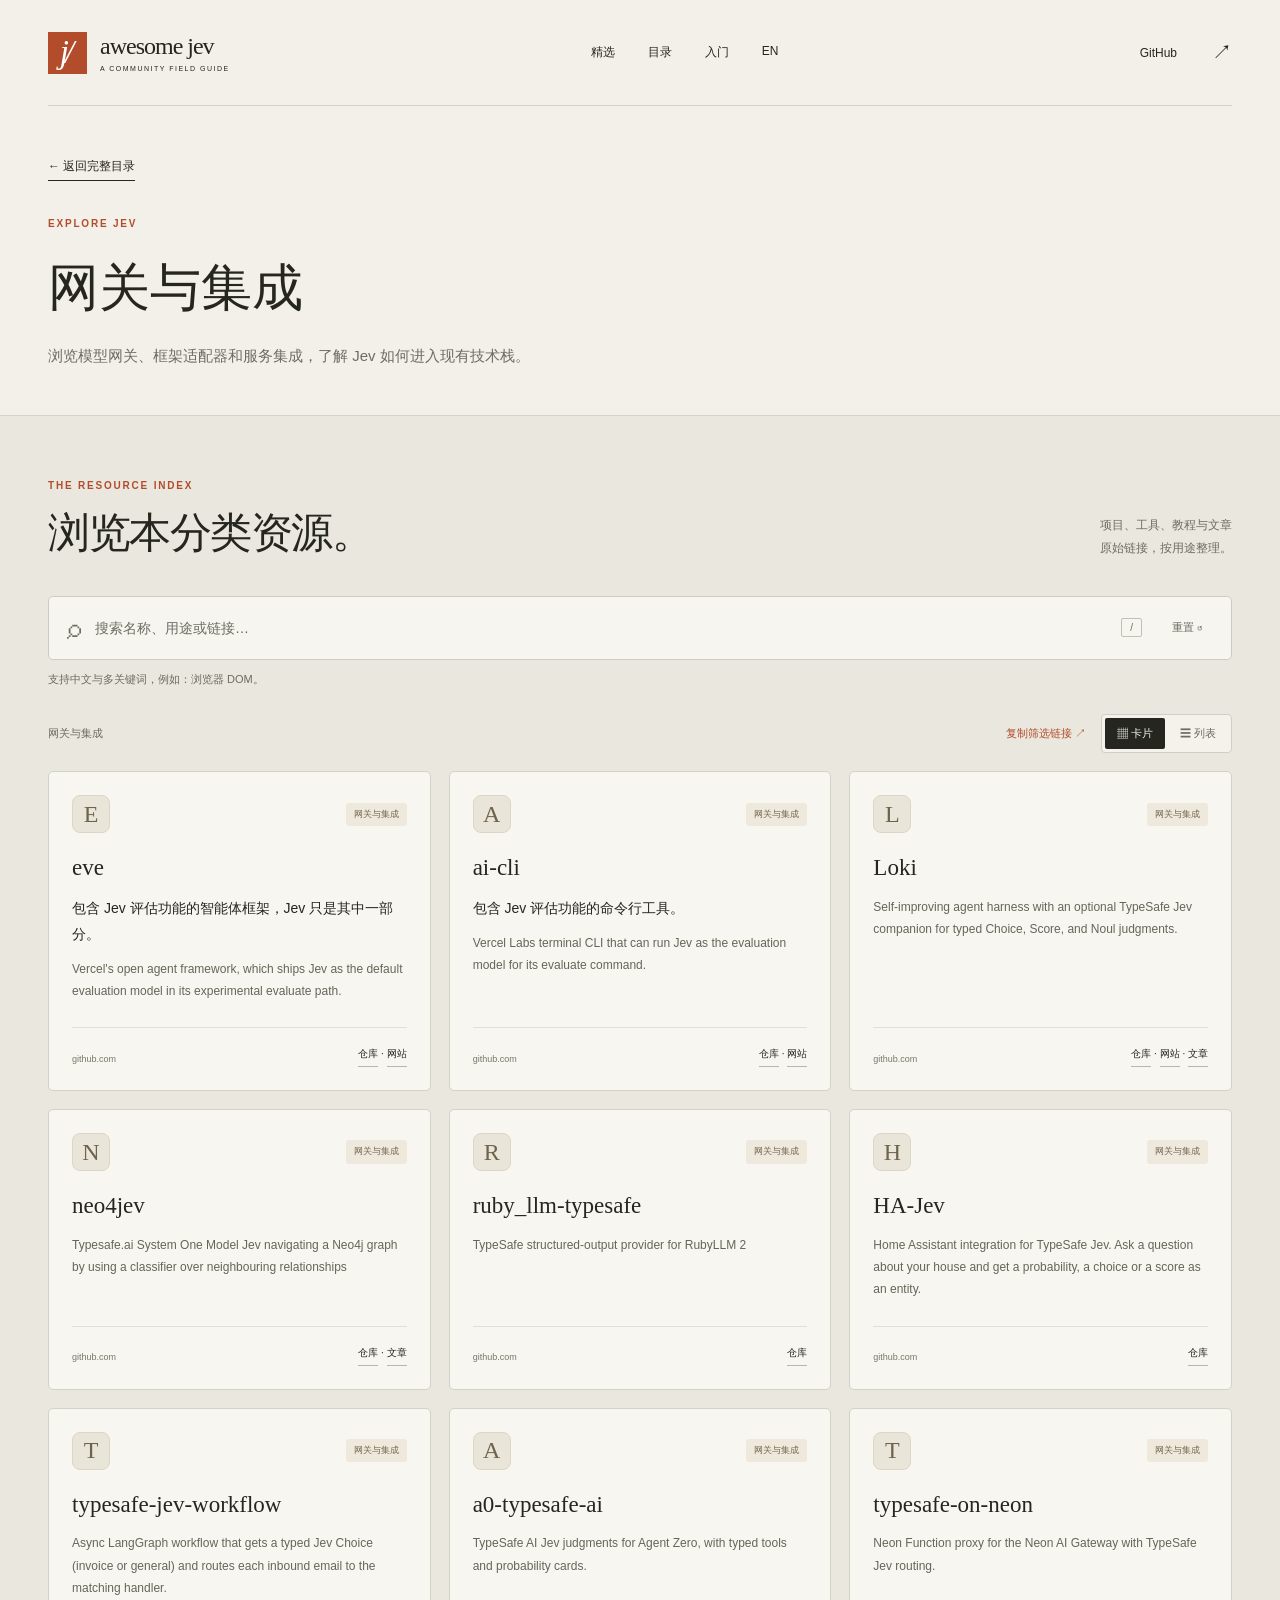
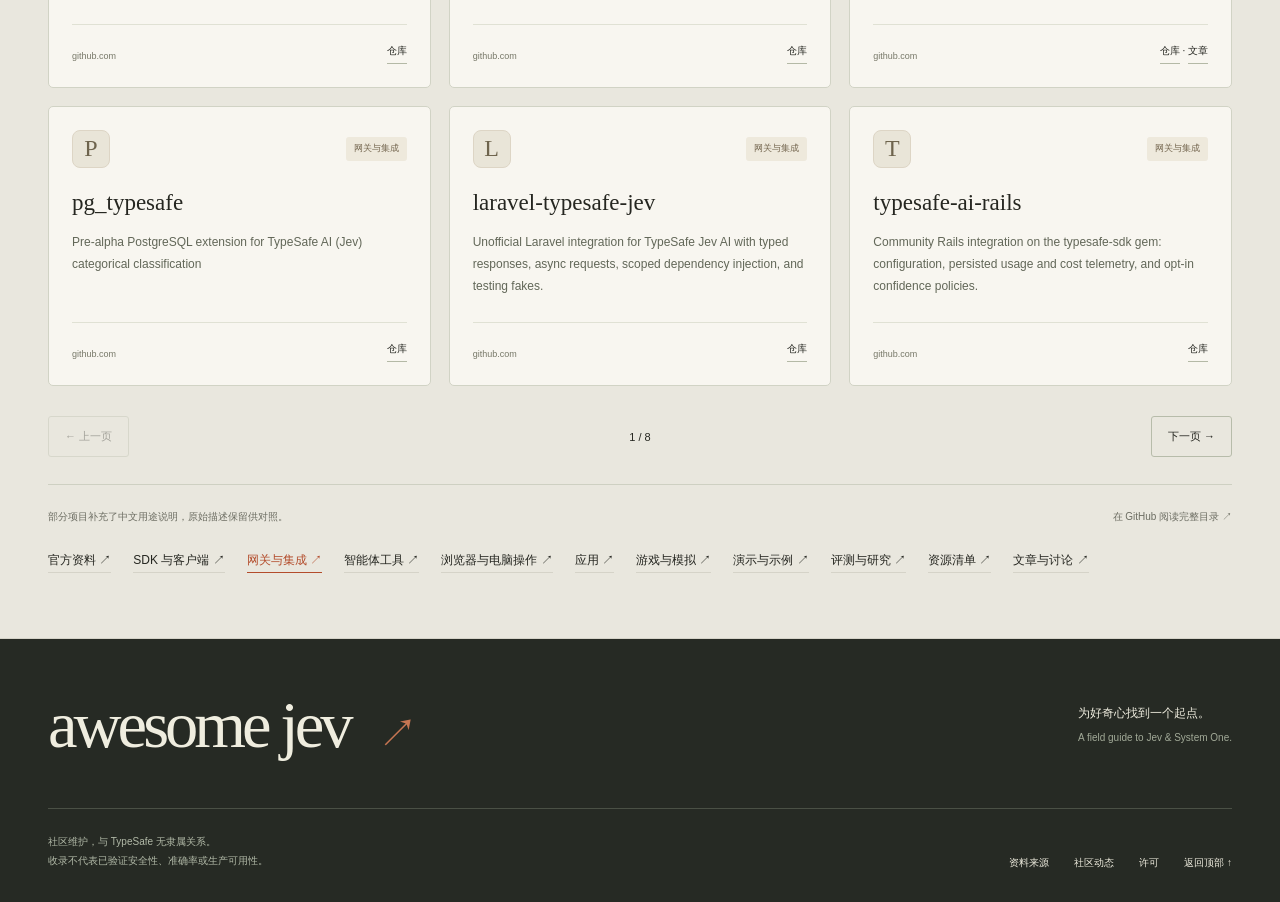
<file: docs/categories/integrations.html>
<!doctype html>
<html lang="zh-CN">
<head>
<meta charset="utf-8"><meta name="viewport" content="width=device-width,initial-scale=1"><meta name="theme-color" content="#f3f0e9">
<title>Jev 网关与集成 — Awesome Jev</title>
<meta name="description" content="浏览模型网关、框架适配器和服务集成，了解 Jev 如何进入现有技术栈。">
<meta name="google-site-verification" content="RU2-TUFIhPM_cDASRGjQicB0VysuuAHV3V9HiHZ9Yn0" />
<link rel="canonical" href="https://majiayu000.github.io/awesome-jev/categories/integrations.html">
<meta property="og:type" content="website"><meta property="og:site_name" content="Awesome Jev"><meta property="og:title" content="Jev 网关与集成 — Awesome Jev">
<meta property="og:description" content="浏览模型网关、框架适配器和服务集成，了解 Jev 如何进入现有技术栈。"><meta property="og:url" content="https://majiayu000.github.io/awesome-jev/categories/integrations.html">
<meta property="og:image" content="https://majiayu000.github.io/awesome-jev/social-preview.png"><meta property="og:image:width" content="1280"><meta property="og:image:height" content="640"><meta property="og:image:alt" content="Awesome Jev 项目目录与路径选择概念插画">
<meta name="twitter:card" content="summary_large_image"><meta name="twitter:title" content="Jev 网关与集成 — Awesome Jev"><meta name="twitter:description" content="浏览模型网关、框架适配器和服务集成，了解 Jev 如何进入现有技术栈。"><meta name="twitter:image" content="https://majiayu000.github.io/awesome-jev/social-preview.png">
<link rel="stylesheet" href="../css/style.css"><script src="../js/app.js" defer></script>
</head>
<body>
<a class="skip" href="#resources">跳至资源目录</a>
<header class="site-header shell"><a class="brand" href="../" aria-label="Awesome Jev 首页"><span class="brand-mark" aria-hidden="true">j/</span><span>awesome jev<small>A COMMUNITY FIELD GUIDE</small></span></a><nav aria-label="主导航"><a href="../#featured">精选</a><a href="#resources">目录</a><a href="../#learn">入门</a><a href="https://github.com/majiayu000/awesome-jev/blob/main/README.md" lang="en">EN</a></nav><a class="github-link" href="https://github.com/majiayu000/awesome-jev">GitHub <span>↗</span></a></header>
<main><section class="category-intro shell"><a class="text-link" href="../#resources">← 返回完整目录</a><p class="eyebrow">EXPLORE JEV</p><h1>网关与集成</h1><p>浏览模型网关、框架适配器和服务集成，了解 Jev 如何进入现有技术栈。</p></section><section id="resources" class="catalog-section" aria-labelledby="catalog-title"><div class="shell"><div class="section-heading"><div><p class="eyebrow">THE RESOURCE INDEX</p><h2 id="catalog-title">浏览本分类资源。</h2></div><p class="section-caption">项目、工具、教程与文章<br>原始链接，按用途整理。</p></div>
<div class="catalog-main"><div id="filters" class="catalog-controls" hidden><label class="search-label" for="q"><span class="sr-only">搜索资源</span><span class="search-symbol" aria-hidden="true">⌕</span><input id="q" aria-describedby="search-help" type="search" placeholder="搜索名称、用途或链接…" autocomplete="off"><kbd aria-hidden="true">/</kbd></label><label class="sr-only" for="category"><span class="sr-only">分类</span><select id="category"><option value="">全部分类</option><option value="integrations">网关与集成</option></select></label><button id="reset" class="reset" type="button">重置 ↺</button></div><p id="search-help" class="search-help">支持中文与多关键词，例如：浏览器 DOM。</p><div class="catalog-status"><p id="status" role="status" aria-live="polite">全部资源</p><div class="catalog-actions"><button id="share" type="button" hidden>复制筛选链接 ↗</button><div class="view-switch" id="view-switch" role="group" aria-label="目录显示方式" hidden><button type="button" data-view="grid" aria-pressed="true">▦ 卡片</button><button type="button" data-view="list" aria-pressed="false">☰ 列表</button></div></div></div><p id="share-status" role="status" aria-live="polite"></p><input id="share-url" aria-label="当前筛选链接" readonly hidden>
<noscript><p>下方可直接阅读全部资源。启用 JavaScript 后可搜索、分类和翻页。</p></noscript><div id="grid" data-label="网关与集成" class="resource-list" data-view="grid"><article class="card" data-category="integrations"><div class="resource-body"><div class="resource-heading"><span class="resource-initial" aria-hidden="true">E</span><span class="category">网关与集成</span></div><h3><a href="https://github.com/vercel/eve">eve</a></h3><p class="resource-zh" lang="zh-CN">包含 Jev 评估功能的智能体框架，Jev 只是其中一部分。</p><p>Vercel&#x27;s open agent framework, which ships Jev as the default evaluation model in its experimental evaluate path.</p></div><div class="resource-footer"><span class="resource-domain">github.com</span><div class="resource-links"><a href="https://github.com/vercel/eve">仓库</a> · <a href="https://eve.dev">网站</a></div></div></article><article class="card" data-category="integrations"><div class="resource-body"><div class="resource-heading"><span class="resource-initial" aria-hidden="true">A</span><span class="category">网关与集成</span></div><h3><a href="https://github.com/vercel-labs/ai-cli">ai-cli</a></h3><p class="resource-zh" lang="zh-CN">包含 Jev 评估功能的命令行工具。</p><p>Vercel Labs terminal CLI that can run Jev as the evaluation model for its evaluate command.</p></div><div class="resource-footer"><span class="resource-domain">github.com</span><div class="resource-links"><a href="https://github.com/vercel-labs/ai-cli">仓库</a> · <a href="https://ai-cli.dev">网站</a></div></div></article><article class="card" data-category="integrations"><div class="resource-body"><div class="resource-heading"><span class="resource-initial" aria-hidden="true">L</span><span class="category">网关与集成</span></div><h3><a href="https://github.com/wundercorp/loki">Loki</a></h3><p>Self-improving agent harness with an optional TypeSafe Jev companion for typed Choice, Score, and Noul judgments.</p></div><div class="resource-footer"><span class="resource-domain">github.com</span><div class="resource-links"><a href="https://github.com/wundercorp/loki">仓库</a> · <a href="https://loki.computer">网站</a> · <a href="https://x.com/wundercorp/status/2100619500966056196">文章</a></div></div></article><article class="card" data-category="integrations"><div class="resource-body"><div class="resource-heading"><span class="resource-initial" aria-hidden="true">N</span><span class="category">网关与集成</span></div><h3><a href="https://github.com/jexp/neo4jev">neo4jev</a></h3><p>Typesafe.ai System One Model Jev navigating a Neo4j graph by using a classifier over neighbouring relationships</p></div><div class="resource-footer"><span class="resource-domain">github.com</span><div class="resource-links"><a href="https://github.com/jexp/neo4jev">仓库</a> · <a href="https://x.com/0xLogicrw/status/2100478725393686556">文章</a></div></div></article><article class="card" data-category="integrations"><div class="resource-body"><div class="resource-heading"><span class="resource-initial" aria-hidden="true">R</span><span class="category">网关与集成</span></div><h3><a href="https://github.com/kieranklaassen/ruby_llm-typesafe">ruby_llm-typesafe</a></h3><p>TypeSafe structured-output provider for RubyLLM 2</p></div><div class="resource-footer"><span class="resource-domain">github.com</span><div class="resource-links"><a href="https://github.com/kieranklaassen/ruby_llm-typesafe">仓库</a></div></div></article><article class="card" data-category="integrations"><div class="resource-body"><div class="resource-heading"><span class="resource-initial" aria-hidden="true">H</span><span class="category">网关与集成</span></div><h3><a href="https://github.com/AboveColin/HA-Jev">HA-Jev</a></h3><p>Home Assistant integration for TypeSafe Jev. Ask a question about your house and get a probability, a choice or a score as an entity.</p></div><div class="resource-footer"><span class="resource-domain">github.com</span><div class="resource-links"><a href="https://github.com/AboveColin/HA-Jev">仓库</a></div></div></article><article class="card" data-category="integrations"><div class="resource-body"><div class="resource-heading"><span class="resource-initial" aria-hidden="true">T</span><span class="category">网关与集成</span></div><h3><a href="https://github.com/GiesN/typesafe-jev-workflow">typesafe-jev-workflow</a></h3><p>Async LangGraph workflow that gets a typed Jev Choice (invoice or general) and routes each inbound email to the matching handler.</p></div><div class="resource-footer"><span class="resource-domain">github.com</span><div class="resource-links"><a href="https://github.com/GiesN/typesafe-jev-workflow">仓库</a></div></div></article><article class="card" data-category="integrations"><div class="resource-body"><div class="resource-heading"><span class="resource-initial" aria-hidden="true">A</span><span class="category">网关与集成</span></div><h3><a href="https://github.com/3clyp50/a0-typesafe-ai">a0-typesafe-ai</a></h3><p>TypeSafe AI Jev judgments for Agent Zero, with typed tools and probability cards.</p></div><div class="resource-footer"><span class="resource-domain">github.com</span><div class="resource-links"><a href="https://github.com/3clyp50/a0-typesafe-ai">仓库</a></div></div></article><article class="card" data-category="integrations"><div class="resource-body"><div class="resource-heading"><span class="resource-initial" aria-hidden="true">T</span><span class="category">网关与集成</span></div><h3><a href="https://github.com/andrelandgraf/safer-with-jev">typesafe-on-neon</a></h3><p>Neon Function proxy for the Neon AI Gateway with TypeSafe Jev routing.</p></div><div class="resource-footer"><span class="resource-domain">github.com</span><div class="resource-links"><a href="https://github.com/andrelandgraf/safer-with-jev">仓库</a> · <a href="https://x.com/0xLogicrw/status/2100478725393686556">文章</a></div></div></article><article class="card" data-category="integrations"><div class="resource-body"><div class="resource-heading"><span class="resource-initial" aria-hidden="true">P</span><span class="category">网关与集成</span></div><h3><a href="https://github.com/giuliosmall/pg_typesafe">pg_typesafe</a></h3><p>Pre-alpha PostgreSQL extension for TypeSafe AI (Jev) categorical classification</p></div><div class="resource-footer"><span class="resource-domain">github.com</span><div class="resource-links"><a href="https://github.com/giuliosmall/pg_typesafe">仓库</a></div></div></article><article class="card" data-category="integrations"><div class="resource-body"><div class="resource-heading"><span class="resource-initial" aria-hidden="true">L</span><span class="category">网关与集成</span></div><h3><a href="https://github.com/Butochnikov/laravel-typesafe-jev">laravel-typesafe-jev</a></h3><p>Unofficial Laravel integration for TypeSafe Jev AI with typed responses, async requests, scoped dependency injection, and testing fakes.</p></div><div class="resource-footer"><span class="resource-domain">github.com</span><div class="resource-links"><a href="https://github.com/Butochnikov/laravel-typesafe-jev">仓库</a></div></div></article><article class="card" data-category="integrations"><div class="resource-body"><div class="resource-heading"><span class="resource-initial" aria-hidden="true">T</span><span class="category">网关与集成</span></div><h3><a href="https://github.com/GenieRobot/typesafe-ai-rails">typesafe-ai-rails</a></h3><p>Community Rails integration on the typesafe-sdk gem: configuration, persisted usage and cost telemetry, and opt-in confidence policies.</p></div><div class="resource-footer"><span class="resource-domain">github.com</span><div class="resource-links"><a href="https://github.com/GenieRobot/typesafe-ai-rails">仓库</a></div></div></article><article class="card" data-category="integrations"><div class="resource-body"><div class="resource-heading"><span class="resource-initial" aria-hidden="true">J</span><span class="category">网关与集成</span></div><h3><a href="https://github.com/carlsonchik/judging-with-typesafe">judging-with-typesafe</a></h3><p>Скилл для агентов Letta: суждения по критериям через TypeSafe System One (Jev)</p></div><div class="resource-footer"><span class="resource-domain">github.com</span><div class="resource-links"><a href="https://github.com/carlsonchik/judging-with-typesafe">仓库</a></div></div></article><article class="card" data-category="integrations"><div class="resource-body"><div class="resource-heading"><span class="resource-initial" aria-hidden="true">P</span><span class="category">网关与集成</span></div><h3><a href="https://github.com/adtyavrdhn/pydantic-jev-examples">pydantic-jev-examples</a></h3><p>Pydantic AI capabilities made stronger with Jev: small runnable demos, one file each</p></div><div class="resource-footer"><span class="resource-domain">github.com</span><div class="resource-links"><a href="https://github.com/adtyavrdhn/pydantic-jev-examples">仓库</a></div></div></article><article class="card" data-category="integrations"><div class="resource-body"><div class="resource-heading"><span class="resource-initial" aria-hidden="true">T</span><span class="category">网关与集成</span></div><h3><a href="https://github.com/JanOstrowka/typesafe-assist">typesafe-assist</a></h3><p>Home Assistant Assist conversation agent powered by TypeSafe&#x27;s Jev (System One) model</p></div><div class="resource-footer"><span class="resource-domain">github.com</span><div class="resource-links"><a href="https://github.com/JanOstrowka/typesafe-assist">仓库</a></div></div></article><article class="card" data-category="integrations"><div class="resource-body"><div class="resource-heading"><span class="resource-initial" aria-hidden="true">J</span><span class="category">网关与集成</span></div><h3><a href="https://github.com/SoundBlaster/Jev4Mellea">Jev4Mellea</a></h3><p>Jev adapter to Mellea</p></div><div class="resource-footer"><span class="resource-domain">github.com</span><div class="resource-links"><a href="https://github.com/SoundBlaster/Jev4Mellea">仓库</a></div></div></article><article class="card" data-category="integrations"><div class="resource-body"><div class="resource-heading"><span class="resource-initial" aria-hidden="true">N</span><span class="category">网关与集成</span></div><h3><a href="https://github.com/DomMonte/n8n-nodes-typesafe-ai">n8n-nodes-typesafe-ai</a></h3><p class="resource-zh" lang="zh-CN">API 说明、快速入门与使用示例。</p><p>n8n community node for the TypeSafe AI System One API — typed yes/no, choice and score questions with calibrated probabilities</p></div><div class="resource-footer"><span class="resource-domain">github.com</span><div class="resource-links"><a href="https://github.com/DomMonte/n8n-nodes-typesafe-ai">仓库</a> · <a href="https://docs.typesafe.ai">网站</a></div></div></article><article class="card" data-category="integrations"><div class="resource-body"><div class="resource-heading"><span class="resource-initial" aria-hidden="true">T</span><span class="category">网关与集成</span></div><h3><a href="https://github.com/BunsDev/typesafe-ui">typesafe-ui</a></h3><p>shadcn-style reusable components and blocks for using TypeSafe AI.</p></div><div class="resource-footer"><span class="resource-domain">github.com</span><div class="resource-links"><a href="https://github.com/BunsDev/typesafe-ui">仓库</a> · <a href="https://typesafe-ui.vercel.app">网站</a></div></div></article><article class="card" data-category="integrations"><div class="resource-body"><div class="resource-heading"><span class="resource-initial" aria-hidden="true">V</span><span class="category">网关与集成</span></div><h3><a href="https://ai-sdk.dev/providers/ai-sdk-providers/typesafe-ai">Vercel AI SDK provider</a></h3><p>@ai-sdk/typesafe-ai plus experimental_evaluate; use jev-latest as an evaluation model.</p></div><div class="resource-footer"><span class="resource-domain">ai-sdk.dev</span><div class="resource-links"><a href="https://ai-sdk.dev/providers/ai-sdk-providers/typesafe-ai">网站</a> · <a href="https://x.com/vercel_dev/status/2100378959653507175">文章</a></div></div></article><article class="card" data-category="integrations"><div class="resource-body"><div class="resource-heading"><span class="resource-initial" aria-hidden="true">J</span><span class="category">网关与集成</span></div><h3><a href="https://vercel.com/ai-gateway/models/jev">Jev on Vercel AI Gateway</a></h3><p class="resource-zh" lang="zh-CN">网关模型页面，当前接入方式与价格以服务商说明为准。</p><p>Hosted typesafe-ai/jev for AI SDK evaluate calls, no TypeSafe waitlist required.</p></div><div class="resource-footer"><span class="resource-domain">vercel.com</span><div class="resource-links"><a href="https://vercel.com/ai-gateway/models/jev">网站</a> · <a href="https://x.com/typesafeai/status/2100376436272173088">文章</a></div></div></article><article class="card" data-category="integrations"><div class="resource-body"><div class="resource-heading"><span class="resource-initial" aria-hidden="true">A</span><span class="category">网关与集成</span></div><h3><a href="https://x.com/agentgateway/status/2100615437973074097">agentgateway Jev guardrail example</a></h3><p>Jev as an LLM prompt guardrail inside the agentgateway proxy, with tracing and cost tracking.</p></div><div class="resource-footer"><span class="resource-domain">x.com</span><div class="resource-links"><a href="https://x.com/agentgateway/status/2100615437973074097">文章</a></div></div></article><article class="card" data-category="integrations"><div class="resource-body"><div class="resource-heading"><span class="resource-initial" aria-hidden="true">T</span><span class="category">网关与集成</span></div><h3><a href="https://x.com/tinykitten8/status/2100618835443453969">TrainLCD Jev rerank</a></h3><p>Pull request adding Jev to station-suggestion reranking in the TrainLCD transit app.</p></div><div class="resource-footer"><span class="resource-domain">x.com</span><div class="resource-links"><a href="https://x.com/tinykitten8/status/2100618835443453969">文章</a></div></div></article><article class="card" data-category="integrations"><div class="resource-body"><div class="resource-heading"><span class="resource-initial" aria-hidden="true">N</span><span class="category">网关与集成</span></div><h3><a href="https://github.com/nidhi-singh02/agent-router">nidhi-singh02/agent-router</a></h3><p>CLI that picks Cursor, Claude Code, Codex, or OpenCode + model/effort for a task, then launches it. Powered by Jev and Herdr</p></div><div class="resource-footer"><span class="resource-domain">github.com</span><div class="resource-links"><a href="https://github.com/nidhi-singh02/agent-router">仓库</a></div></div></article><article class="card" data-category="integrations"><div class="resource-body"><div class="resource-heading"><span class="resource-initial" aria-hidden="true">B</span><span class="category">网关与集成</span></div><h3><a href="https://github.com/Brainwires/jevwire">Brainwires/jevwire</a></h3><p>Jev decision layer for agents: MCP server, embeddable DecisionModel library, and an escalate-only Claude Code plugin (TypeSafe AI&#x27;s Jev)</p></div><div class="resource-footer"><span class="resource-domain">github.com</span><div class="resource-links"><a href="https://github.com/Brainwires/jevwire">仓库</a></div></div></article><article class="card" data-category="integrations"><div class="resource-body"><div class="resource-heading"><span class="resource-initial" aria-hidden="true">D</span><span class="category">网关与集成</span></div><h3><a href="https://github.com/docxology/daf-jev">docxology/daf-jev</a></h3><p>daf-jev: composable Python toolkit for TypeSafe&#x27;s Jev (System One) decision API — question builders, confidence gates, evaluator, calibration, CLI, MCP server, agent skill</p></div><div class="resource-footer"><span class="resource-domain">github.com</span><div class="resource-links"><a href="https://github.com/docxology/daf-jev">仓库</a></div></div></article><article class="card" data-category="integrations"><div class="resource-body"><div class="resource-heading"><span class="resource-initial" aria-hidden="true">H</span><span class="category">网关与集成</span></div><h3><a href="https://github.com/harshil1712/slidepilot">harshil1712/slidepilot</a></h3><p>Voice-driven semantic auto-advance for Slidev, powered by Cloudflare Agents and TypeSafe AI Jev</p></div><div class="resource-footer"><span class="resource-domain">github.com</span><div class="resource-links"><a href="https://github.com/harshil1712/slidepilot">仓库</a></div></div></article><article class="card" data-category="integrations"><div class="resource-body"><div class="resource-heading"><span class="resource-initial" aria-hidden="true">A</span><span class="category">网关与集成</span></div><h3><a href="https://github.com/AkashPriyadarshii/jev-seo">AkashPriyadarshii/jev-seo</a></h3><p>100% free ₹0 agent-first SEO &amp; GEO CLI suite and MCP server in Rust replacing Semrush and OpenSEO via DuckDuckGo and TypeSafe Jev System One</p></div><div class="resource-footer"><span class="resource-domain">github.com</span><div class="resource-links"><a href="https://github.com/AkashPriyadarshii/jev-seo">仓库</a></div></div></article><article class="card" data-category="integrations"><div class="resource-body"><div class="resource-heading"><span class="resource-initial" aria-hidden="true">J</span><span class="category">网关与集成</span></div><h3><a href="https://github.com/jerryfane/omp-jev-compaction">jerryfane/omp-jev-compaction</a></h3><p>Verbatim Jev-scored context reduction for omp, over TypeSafe or OpenRouter</p></div><div class="resource-footer"><span class="resource-domain">github.com</span><div class="resource-links"><a href="https://github.com/jerryfane/omp-jev-compaction">仓库</a></div></div></article><article class="card" data-category="integrations"><div class="resource-body"><div class="resource-heading"><span class="resource-initial" aria-hidden="true">K</span><span class="category">网关与集成</span></div><h3><a href="https://github.com/keltokhy/jgrep">keltokhy/jgrep</a></h3><p>grep, but the pattern is a description. Filters lines by meaning with TypeSafe&#x27;s Jev decision model: ~200 ms and a thousandth of a cent per line.</p></div><div class="resource-footer"><span class="resource-domain">github.com</span><div class="resource-links"><a href="https://github.com/keltokhy/jgrep">仓库</a></div></div></article><article class="card" data-category="integrations"><div class="resource-body"><div class="resource-heading"><span class="resource-initial" aria-hidden="true">L</span><span class="category">网关与集成</span></div><h3><a href="https://github.com/lomeshdutta/skill-router">lomeshdutta/skill-router</a></h3><p>Tell Claude Code which installed skill a session needs, using Jev (TypeSafe AI) for the decision and skills.sh for discovery.</p></div><div class="resource-footer"><span class="resource-domain">github.com</span><div class="resource-links"><a href="https://github.com/lomeshdutta/skill-router">仓库</a></div></div></article><article class="card" data-category="integrations"><div class="resource-body"><div class="resource-heading"><span class="resource-initial" aria-hidden="true">M</span><span class="category">网关与集成</span></div><h3><a href="https://github.com/molis-ai/jev-workbench">molis-ai/jev-workbench</a></h3><p>Build versioned judgment functions on TypeSafe&#x27;s Jev once, then call the same published version from your backend over HTTP and from coding agents over MCP. The vendor key stays on your machine.</p></div><div class="resource-footer"><span class="resource-domain">github.com</span><div class="resource-links"><a href="https://github.com/molis-ai/jev-workbench">仓库</a></div></div></article><article class="card" data-category="integrations"><div class="resource-body"><div class="resource-heading"><span class="resource-initial" aria-hidden="true">M</span><span class="category">网关与集成</span></div><h3><a href="https://github.com/MrJev/awesome-jev">MrJev/awesome-jev</a></h3><p>A curated list of projects, integrations, and resources for Jev, TypeSafe AI&#x27;s System One model.</p></div><div class="resource-footer"><span class="resource-domain">github.com</span><div class="resource-links"><a href="https://github.com/MrJev/awesome-jev">仓库</a> · <a href="https://mrjev.com">网站</a></div></div></article><article class="card" data-category="integrations"><div class="resource-body"><div class="resource-heading"><span class="resource-initial" aria-hidden="true">Q</span><span class="category">网关与集成</span></div><h3><a href="https://github.com/qiz029/dscode">qiz029/dscode</a></h3><p>A DeepSeek coding agent harness: persistent shell, Ultra subagents, auto approval, Chrome MCP and session telemetry</p></div><div class="resource-footer"><span class="resource-domain">github.com</span><div class="resource-links"><a href="https://github.com/qiz029/dscode">仓库</a> · <a href="https://www.npmjs.com/package/@toddzheng024/dscode">网站</a></div></div></article><article class="card" data-category="integrations"><div class="resource-body"><div class="resource-heading"><span class="resource-initial" aria-hidden="true">R</span><span class="category">网关与集成</span></div><h3><a href="https://github.com/rajdhakad9826/routeKit">rajdhakad9826/routeKit</a></h3><p>Agent-native LLM model router built with JEV by TypeSafe.ai. Dynamically selects the most suitable model based on task complexity, reasoning requirements, and tool usage.</p></div><div class="resource-footer"><span class="resource-domain">github.com</span><div class="resource-links"><a href="https://github.com/rajdhakad9826/routeKit">仓库</a></div></div></article><article class="card" data-category="integrations"><div class="resource-body"><div class="resource-heading"><span class="resource-initial" aria-hidden="true">W</span><span class="category">网关与集成</span></div><h3><a href="https://github.com/WiktorB2004/llama-index-jev">WiktorB2004/llama-index-jev</a></h3><p>LlamaIndex reranker + router powered by TypeSafe Jev — typed scores/choices, cheaper than LLM-as-judge.</p></div><div class="resource-footer"><span class="resource-domain">github.com</span><div class="resource-links"><a href="https://github.com/WiktorB2004/llama-index-jev">仓库</a></div></div></article><article class="card" data-category="integrations"><div class="resource-body"><div class="resource-heading"><span class="resource-initial" aria-hidden="true">A</span><span class="category">网关与集成</span></div><h3><a href="https://github.com/abhishekashokvkumar/jev-mcp-dispatcher">abhishekashokvkumar/jev-mcp-dispatcher</a></h3><p>Natural-language MCP tool dispatcher powered entirely by TypeSafe&#x27;s Jev — no general-purpose LLM. Discovers a simple MCP server&#x27;s tool signatures at runtime and uses Jev&#x27;s typed primitives (Choice/Noul) to pick the right tool and extract its arguments straight out of the sentence.</p></div><div class="resource-footer"><span class="resource-domain">github.com</span><div class="resource-links"><a href="https://github.com/abhishekashokvkumar/jev-mcp-dispatcher">仓库</a></div></div></article><article class="card" data-category="integrations"><div class="resource-body"><div class="resource-heading"><span class="resource-initial" aria-hidden="true">A</span><span class="category">网关与集成</span></div><h3><a href="https://github.com/AkashPriyadarshii/jev-scout">AkashPriyadarshii/jev-scout</a></h3><p>Zero-hallucination open-source repo and crate scout powered by TypeSafe AI Jev System One scoring</p></div><div class="resource-footer"><span class="resource-domain">github.com</span><div class="resource-links"><a href="https://github.com/AkashPriyadarshii/jev-scout">仓库</a></div></div></article><article class="card" data-category="integrations"><div class="resource-body"><div class="resource-heading"><span class="resource-initial" aria-hidden="true">B</span><span class="category">网关与集成</span></div><h3><a href="https://github.com/BYK/jev-mcp">BYK/jev-mcp</a></h3><p>An eval-first MCP server for TypeSafe&#x27;s Jev, a System One model that returns typed judgments (noul, choice, score) with probabilities instead of generated text.</p></div><div class="resource-footer"><span class="resource-domain">github.com</span><div class="resource-links"><a href="https://github.com/BYK/jev-mcp">仓库</a></div></div></article><article class="card" data-category="integrations"><div class="resource-body"><div class="resource-heading"><span class="resource-initial" aria-hidden="true">D</span><span class="category">网关与集成</span></div><h3><a href="https://github.com/daftAI2026/awesome-jev">daftAI2026/awesome-jev</a></h3><p>TypeSafe System One / Jev community directory — GitHub projects &amp; posts around typed decisions (typesafe.ai)</p></div><div class="resource-footer"><span class="resource-domain">github.com</span><div class="resource-links"><a href="https://github.com/daftAI2026/awesome-jev">仓库</a> · <a href="https://awesomejev.cc">网站</a></div></div></article><article class="card" data-category="integrations"><div class="resource-body"><div class="resource-heading"><span class="resource-initial" aria-hidden="true">H</span><span class="category">网关与集成</span></div><h3><a href="https://github.com/himomohi/aside-jev">himomohi/aside-jev</a></h3><p>Aside agents decide with TypeSafe Jev (System One: Choice/Score/Noul). Not a Cua binding — Jev is the model, Aside is the browser runtime.</p></div><div class="resource-footer"><span class="resource-domain">github.com</span><div class="resource-links"><a href="https://github.com/himomohi/aside-jev">仓库</a></div></div></article><article class="card" data-category="integrations"><div class="resource-body"><div class="resource-heading"><span class="resource-initial" aria-hidden="true">O</span><span class="category">网关与集成</span></div><h3><a href="https://github.com/Obrais-cloud/typesafe-mcp">Obrais-cloud/typesafe-mcp</a></h3><p>MCP server exposing TypeSafe (Jev/System One) to the fleet: judge, rerank, systemone</p></div><div class="resource-footer"><span class="resource-domain">github.com</span><div class="resource-links"><a href="https://github.com/Obrais-cloud/typesafe-mcp">仓库</a></div></div></article><article class="card" data-category="integrations"><div class="resource-body"><div class="resource-heading"><span class="resource-initial" aria-hidden="true">R</span><span class="category">网关与集成</span></div><h3><a href="https://github.com/Ravinder82/jev-flash-router">Ravinder82/jev-flash-router</a></h3><p>open-sourced jev-flash-router: an MCP server for TypeSafe&#x27;s new Jev model.  AI coding agents waste hundreds of reasoning tokens just deciding which file to edit, which route to pick, or whether a diff breaks tests.  Jev evaluates state and outputs calibrated probabilities.  Works with Cursor, Windsurf, &amp; Claude Code</p></div><div class="resource-footer"><span class="resource-domain">github.com</span><div class="resource-links"><a href="https://github.com/Ravinder82/jev-flash-router">仓库</a></div></div></article><article class="card" data-category="integrations"><div class="resource-body"><div class="resource-heading"><span class="resource-initial" aria-hidden="true">S</span><span class="category">网关与集成</span></div><h3><a href="https://github.com/simota/tenbin">simota/tenbin</a></h3><p>MCP server and agent skill for the TypeSafe AI System One API (Jev): decompose a judgment into Choice / Score / Noul questions, lint them, measure on labelled data, and put calibrated thresholds in code</p></div><div class="resource-footer"><span class="resource-domain">github.com</span><div class="resource-links"><a href="https://github.com/simota/tenbin">仓库</a></div></div></article><article class="card" data-category="integrations"><div class="resource-body"><div class="resource-heading"><span class="resource-initial" aria-hidden="true">T</span><span class="category">网关与集成</span></div><h3><a href="https://github.com/tonyzdev/PiJ">tonyzdev/PiJ</a></h3><p>A terminal coding agent with Jev in the loop: skill selection, code ranking, and failure triage.</p></div><div class="resource-footer"><span class="resource-domain">github.com</span><div class="resource-links"><a href="https://github.com/tonyzdev/PiJ">仓库</a></div></div></article><article class="card" data-category="integrations"><div class="resource-body"><div class="resource-heading"><span class="resource-initial" aria-hidden="true">W</span><span class="category">网关与集成</span></div><h3><a href="https://github.com/Wang-auspicious/codex-jev-compaction">Wang-auspicious/codex-jev-compaction</a></h3><p>Jev-powered context curation for Codex. Build compact, traceable handoff context through native plugins and skills.</p></div><div class="resource-footer"><span class="resource-domain">github.com</span><div class="resource-links"><a href="https://github.com/Wang-auspicious/codex-jev-compaction">仓库</a></div></div></article><article class="card" data-category="integrations"><div class="resource-body"><div class="resource-heading"><span class="resource-initial" aria-hidden="true">A</span><span class="category">网关与集成</span></div><h3><a href="https://github.com/affirmitv/bitrate-advisor">affirmitv/bitrate-advisor</a></h3><p>Live-stream encoder settings from telemetry and history: TypeSafe&#x27;s Jev decision model inside a deterministic safety envelope. Deno, Node, edge runtimes.</p></div><div class="resource-footer"><span class="resource-domain">github.com</span><div class="resource-links"><a href="https://github.com/affirmitv/bitrate-advisor">仓库</a></div></div></article><article class="card" data-category="integrations"><div class="resource-body"><div class="resource-heading"><span class="resource-initial" aria-hidden="true">A</span><span class="category">网关与集成</span></div><h3><a href="https://github.com/altregubov/jev-antigravity-mcp">altregubov/jev-antigravity-mcp</a></h3><p>原始资料未提供说明。</p></div><div class="resource-footer"><span class="resource-domain">github.com</span><div class="resource-links"><a href="https://github.com/altregubov/jev-antigravity-mcp">仓库</a></div></div></article><article class="card" data-category="integrations"><div class="resource-body"><div class="resource-heading"><span class="resource-initial" aria-hidden="true">A</span><span class="category">网关与集成</span></div><h3><a href="https://github.com/alviso/jev-precheck">alviso/jev-precheck</a></h3><p>A second signature on every write an AI agent makes into a system of record. MCP proxy: fetch the records, derive in code, Jev judges. 98.6% recall, 0 false holds on 288 cases.</p></div><div class="resource-footer"><span class="resource-domain">github.com</span><div class="resource-links"><a href="https://github.com/alviso/jev-precheck">仓库</a></div></div></article><article class="card" data-category="integrations"><div class="resource-body"><div class="resource-heading"><span class="resource-initial" aria-hidden="true">A</span><span class="category">网关与集成</span></div><h3><a href="https://github.com/armsteadj1/vibe-smart-router">armsteadj1/vibe-smart-router</a></h3><p>A Node-first, policy-bounded payment-context scorer using Jev for held-out feature discovery and per-transaction context.</p></div><div class="resource-footer"><span class="resource-domain">github.com</span><div class="resource-links"><a href="https://github.com/armsteadj1/vibe-smart-router">仓库</a></div></div></article><article class="card" data-category="integrations"><div class="resource-body"><div class="resource-heading"><span class="resource-initial" aria-hidden="true">A</span><span class="category">网关与集成</span></div><h3><a href="https://github.com/AStheTECH/mewcp-jev">AStheTECH/mewcp-jev</a></h3><p>JEV MCP server by MewCP</p></div><div class="resource-footer"><span class="resource-domain">github.com</span><div class="resource-links"><a href="https://github.com/AStheTECH/mewcp-jev">仓库</a> · <a href="https://mewcp-jev.vercel.app">网站</a></div></div></article><article class="card" data-category="integrations"><div class="resource-body"><div class="resource-heading"><span class="resource-initial" aria-hidden="true">B</span><span class="category">网关与集成</span></div><h3><a href="https://github.com/brnyxx/jev-ra">brnyxx/jev-ra</a></h3><p>Browser use for coding agents, 3-5x faster than browser-use. MCP server + CLI; TypeSafe Jev decides every step in ~300 ms.</p></div><div class="resource-footer"><span class="resource-domain">github.com</span><div class="resource-links"><a href="https://github.com/brnyxx/jev-ra">仓库</a> · <a href="https://brnyxx.github.io/jev-ra/">网站</a></div></div></article><article class="card" data-category="integrations"><div class="resource-body"><div class="resource-heading"><span class="resource-initial" aria-hidden="true">C</span><span class="category">网关与集成</span></div><h3><a href="https://github.com/carllippert/jev-router">carllippert/jev-router</a></h3><p>Express with no routes. TypeSafe Jev picks which handler runs.</p></div><div class="resource-footer"><span class="resource-domain">github.com</span><div class="resource-links"><a href="https://github.com/carllippert/jev-router">仓库</a></div></div></article><article class="card" data-category="integrations"><div class="resource-body"><div class="resource-heading"><span class="resource-initial" aria-hidden="true">C</span><span class="category">网关与集成</span></div><h3><a href="https://github.com/cbruyndoncx/AskJev-MCP">cbruyndoncx/AskJev-MCP</a></h3><p>MCP server for TypeSafe&#x27;s System One API (Jev): typed choice/noul/score judgments with calibrated probabilities and confidence</p></div><div class="resource-footer"><span class="resource-domain">github.com</span><div class="resource-links"><a href="https://github.com/cbruyndoncx/AskJev-MCP">仓库</a></div></div></article><article class="card" data-category="integrations"><div class="resource-body"><div class="resource-heading"><span class="resource-initial" aria-hidden="true">C</span><span class="category">网关与集成</span></div><h3><a href="https://github.com/chungsubeen0/jevmcp">chungsubeen0/jevmcp</a></h3><p>Unofficial MCP for Jev</p></div><div class="resource-footer"><span class="resource-domain">github.com</span><div class="resource-links"><a href="https://github.com/chungsubeen0/jevmcp">仓库</a></div></div></article><article class="card" data-category="integrations"><div class="resource-body"><div class="resource-heading"><span class="resource-initial" aria-hidden="true">D</span><span class="category">网关与集成</span></div><h3><a href="https://github.com/danielhirt/jev-lab">danielhirt/jev-lab</a></h3><p>Experiments on TypeSafe Jev (System One decision model) via OpenRouter: repeatability, perturbation, and LLM baseline comparison</p></div><div class="resource-footer"><span class="resource-domain">github.com</span><div class="resource-links"><a href="https://github.com/danielhirt/jev-lab">仓库</a></div></div></article><article class="card" data-category="integrations"><div class="resource-body"><div class="resource-heading"><span class="resource-initial" aria-hidden="true">D</span><span class="category">网关与集成</span></div><h3><a href="https://github.com/david-cermak/jevlike-esp32">david-cermak/jevlike-esp32</a></h3><p>Jevlike edge router on ESP32</p></div><div class="resource-footer"><span class="resource-domain">github.com</span><div class="resource-links"><a href="https://github.com/david-cermak/jevlike-esp32">仓库</a></div></div></article><article class="card" data-category="integrations"><div class="resource-body"><div class="resource-heading"><span class="resource-initial" aria-hidden="true">D</span><span class="category">网关与集成</span></div><h3><a href="https://github.com/denikuchero/jev-chess-lab">denikuchero/jev-chess-lab</a></h3><p>Jev chess experiments: independent decisions vs tactical and Stockfish assistance, with full traces and video replays</p></div><div class="resource-footer"><span class="resource-domain">github.com</span><div class="resource-links"><a href="https://github.com/denikuchero/jev-chess-lab">仓库</a> · <a href="https://denikuchero.github.io/jev-chess-lab/">网站</a></div></div></article><article class="card" data-category="integrations"><div class="resource-body"><div class="resource-heading"><span class="resource-initial" aria-hidden="true">D</span><span class="category">网关与集成</span></div><h3><a href="https://github.com/DoGMaTiiC/hermes-jev">DoGMaTiiC/hermes-jev</a></h3><p>Hermes Agent plugin: route each turn to the one skill that fits, via TypeSafe Jev on the Vercel AI Gateway. Fail-open, opt-in, stdlib only.</p></div><div class="resource-footer"><span class="resource-domain">github.com</span><div class="resource-links"><a href="https://github.com/DoGMaTiiC/hermes-jev">仓库</a></div></div></article><article class="card" data-category="integrations"><div class="resource-body"><div class="resource-heading"><span class="resource-initial" aria-hidden="true">D</span><span class="category">网关与集成</span></div><h3><a href="https://github.com/duketopceo/jev-compact">duketopceo/jev-compact</a></h3><p>Moving-highlight context compaction for agent harnesses — Jev-scored span retention, tombstone restore via MCP</p></div><div class="resource-footer"><span class="resource-domain">github.com</span><div class="resource-links"><a href="https://github.com/duketopceo/jev-compact">仓库</a></div></div></article><article class="card" data-category="integrations"><div class="resource-body"><div class="resource-heading"><span class="resource-initial" aria-hidden="true">F</span><span class="category">网关与集成</span></div><h3><a href="https://github.com/fast-facts/jev-mcp">fast-facts/jev-mcp</a></h3><p>原始资料未提供说明。</p></div><div class="resource-footer"><span class="resource-domain">github.com</span><div class="resource-links"><a href="https://github.com/fast-facts/jev-mcp">仓库</a></div></div></article><article class="card" data-category="integrations"><div class="resource-body"><div class="resource-heading"><span class="resource-initial" aria-hidden="true">G</span><span class="category">网关与集成</span></div><h3><a href="https://github.com/gorock007/jev-atlas">gorock007/jev-atlas</a></h3><p>An independent, evidence-first field guide to Jev (TypeSafe AI&#x27;s System One model) — for people and for coding agents. Not affiliated with TypeSafe AI.</p></div><div class="resource-footer"><span class="resource-domain">github.com</span><div class="resource-links"><a href="https://github.com/gorock007/jev-atlas">仓库</a> · <a href="https://jev-atlas.vercel.app">网站</a></div></div></article><article class="card" data-category="integrations"><div class="resource-body"><div class="resource-heading"><span class="resource-initial" aria-hidden="true">G</span><span class="category">网关与集成</span></div><h3><a href="https://github.com/gzawadzki/jev-usecases">gzawadzki/jev-usecases</a></h3><p>TypeSafe Jev demos: Play inbox, Czajka guard, agent-card router, seed comparator, RL data triage</p></div><div class="resource-footer"><span class="resource-domain">github.com</span><div class="resource-links"><a href="https://github.com/gzawadzki/jev-usecases">仓库</a></div></div></article><article class="card" data-category="integrations"><div class="resource-body"><div class="resource-heading"><span class="resource-initial" aria-hidden="true">H</span><span class="category">网关与集成</span></div><h3><a href="https://github.com/hangarbay/jev.mcp">hangarbay/jev.mcp</a></h3><p>One MCP server for TypeSafe&#x27;s Jev: typed, calibrated decisions instead of generated text</p></div><div class="resource-footer"><span class="resource-domain">github.com</span><div class="resource-links"><a href="https://github.com/hangarbay/jev.mcp">仓库</a></div></div></article><article class="card" data-category="integrations"><div class="resource-body"><div class="resource-heading"><span class="resource-initial" aria-hidden="true">H</span><span class="category">网关与集成</span></div><h3><a href="https://github.com/HiepPP/hiep-paseo-plugin">HiepPP/hiep-paseo-plugin</a></h3><p>Local Paseo plugin exposing Jev evaluations through MCP</p></div><div class="resource-footer"><span class="resource-domain">github.com</span><div class="resource-links"><a href="https://github.com/HiepPP/hiep-paseo-plugin">仓库</a></div></div></article><article class="card" data-category="integrations"><div class="resource-body"><div class="resource-heading"><span class="resource-initial" aria-hidden="true">H</span><span class="category">网关与集成</span></div><h3><a href="https://github.com/hugo-alves/jev-router-playground">hugo-alves/jev-router-playground</a></h3><p>Interactive playground for testing Jev model-routing decisions against OpenRouter models</p></div><div class="resource-footer"><span class="resource-domain">github.com</span><div class="resource-links"><a href="https://github.com/hugo-alves/jev-router-playground">仓库</a> · <a href="https://kvhx37ziab90c.space.minimax.io">网站</a></div></div></article><article class="card" data-category="integrations"><div class="resource-body"><div class="resource-heading"><span class="resource-initial" aria-hidden="true">I</span><span class="category">网关与集成</span></div><h3><a href="https://github.com/islee23520/omo-jevlike-router">islee23520/omo-jevlike-router</a></h3><p>Jev-style one-pass skill router for OmO: shrink the skill catalog in your system prompt with one forward pass (frozen Qwen2.5-0.5B + jevlike head, fail-open extension)</p></div><div class="resource-footer"><span class="resource-domain">github.com</span><div class="resource-links"><a href="https://github.com/islee23520/omo-jevlike-router">仓库</a></div></div></article><article class="card" data-category="integrations"><div class="resource-body"><div class="resource-heading"><span class="resource-initial" aria-hidden="true">I</span><span class="category">网关与集成</span></div><h3><a href="https://github.com/its-panzer/skilltree">its-panzer/skilltree</a></h3><p>A local-first skill library and visual skill tree, with Jev routing and MCP access.</p></div><div class="resource-footer"><span class="resource-domain">github.com</span><div class="resource-links"><a href="https://github.com/its-panzer/skilltree">仓库</a></div></div></article><article class="card" data-category="integrations"><div class="resource-body"><div class="resource-heading"><span class="resource-initial" aria-hidden="true">J</span><span class="category">网关与集成</span></div><h3><a href="https://github.com/jcpsimmons/jev-macos-loop">jcpsimmons/jev-macos-loop</a></h3><p>Open-source macOS AI computer use and native GUI automation on Apple silicon. Jev + OmniParser CoreML + Apple Vision OCR. Bring your own OpenRouter, Vercel AI Gateway, or TypesafeAI token.</p></div><div class="resource-footer"><span class="resource-domain">github.com</span><div class="resource-links"><a href="https://github.com/jcpsimmons/jev-macos-loop">仓库</a></div></div></article><article class="card" data-category="integrations"><div class="resource-body"><div class="resource-heading"><span class="resource-initial" aria-hidden="true">K</span><span class="category">网关与集成</span></div><h3><a href="https://github.com/KrzysztofStaron/jev-experiments">KrzysztofStaron/jev-experiments</a></h3><p>TypeSafe Jev experiments via Vercel AI Gateway: pixel B&amp;W/gray images + long-context relevance filter bench</p></div><div class="resource-footer"><span class="resource-domain">github.com</span><div class="resource-links"><a href="https://github.com/KrzysztofStaron/jev-experiments">仓库</a></div></div></article><article class="card" data-category="integrations"><div class="resource-body"><div class="resource-heading"><span class="resource-initial" aria-hidden="true">M</span><span class="category">网关与集成</span></div><h3><a href="https://github.com/maraichr/jev-triage">maraichr/jev-triage</a></h3><p>Cross-border B2B case triage prototype using TypeSafe Jev via OpenRouter</p></div><div class="resource-footer"><span class="resource-domain">github.com</span><div class="resource-links"><a href="https://github.com/maraichr/jev-triage">仓库</a></div></div></article><article class="card" data-category="integrations"><div class="resource-body"><div class="resource-heading"><span class="resource-initial" aria-hidden="true">M</span><span class="category">网关与集成</span></div><h3><a href="https://github.com/micic-mihajlo/jev-tool-runner">micic-mihajlo/jev-tool-runner</a></h3><p>Jev selects developer tools; Codex handles code. MCP and Jev-first execution with measured benchmarks.</p></div><div class="resource-footer"><span class="resource-domain">github.com</span><div class="resource-links"><a href="https://github.com/micic-mihajlo/jev-tool-runner">仓库</a></div></div></article><article class="card" data-category="integrations"><div class="resource-body"><div class="resource-heading"><span class="resource-initial" aria-hidden="true">M</span><span class="category">网关与集成</span></div><h3><a href="https://github.com/minhgv/jev-mcp">minhgv/jev-mcp</a></h3><p>TypeSafe Jev MCP decision layer for coding agents and CI</p></div><div class="resource-footer"><span class="resource-domain">github.com</span><div class="resource-links"><a href="https://github.com/minhgv/jev-mcp">仓库</a></div></div></article><article class="card" data-category="integrations"><div class="resource-body"><div class="resource-heading"><span class="resource-initial" aria-hidden="true">M</span><span class="category">网关与集成</span></div><h3><a href="https://github.com/mpiv-ai/bb-plugin-typesafe-router">mpiv-ai/bb-plugin-typesafe-router</a></h3><p>Routes a thread&#x27;s first message to the right harness and model with TypeSafe (Jev), then asks you to confirm.</p></div><div class="resource-footer"><span class="resource-domain">github.com</span><div class="resource-links"><a href="https://github.com/mpiv-ai/bb-plugin-typesafe-router">仓库</a></div></div></article><article class="card" data-category="integrations"><div class="resource-body"><div class="resource-heading"><span class="resource-initial" aria-hidden="true">M</span><span class="category">网关与集成</span></div><h3><a href="https://github.com/MSalvalaggio/jev-reflex">MSalvalaggio/jev-reflex</a></h3><p>Claude thinks, Jev reacts: an MCP server that hands browser tasks from Claude to TypeSafe&#x27;s Jev (~100 ms per decision).</p></div><div class="resource-footer"><span class="resource-domain">github.com</span><div class="resource-links"><a href="https://github.com/MSalvalaggio/jev-reflex">仓库</a></div></div></article><article class="card" data-category="integrations"><div class="resource-body"><div class="resource-heading"><span class="resource-initial" aria-hidden="true">N</span><span class="category">网关与集成</span></div><h3><a href="https://github.com/nekowasabi/jev-routing-go">nekowasabi/jev-routing-go</a></h3><p>Go Jev harness for Claude Code, Codex, and Grok Build. No npx. Not an MCP server.</p></div><div class="resource-footer"><span class="resource-domain">github.com</span><div class="resource-links"><a href="https://github.com/nekowasabi/jev-routing-go">仓库</a></div></div></article><article class="card" data-category="integrations"><div class="resource-body"><div class="resource-heading"><span class="resource-initial" aria-hidden="true">N</span><span class="category">网关与集成</span></div><h3><a href="https://github.com/nekowasabi/jev-routing-mcp">nekowasabi/jev-routing-mcp</a></h3><p>原始资料未提供说明。</p></div><div class="resource-footer"><span class="resource-domain">github.com</span><div class="resource-links"><a href="https://github.com/nekowasabi/jev-routing-mcp">仓库</a></div></div></article><article class="card" data-category="integrations"><div class="resource-body"><div class="resource-heading"><span class="resource-initial" aria-hidden="true">N</span><span class="category">网关与集成</span></div><h3><a href="https://github.com/nitinnat/jev-gateway">nitinnat/jev-gateway</a></h3><p>A small local HTTP service for TypeSafe AI&#x27;s Jev through Vercel</p></div><div class="resource-footer"><span class="resource-domain">github.com</span><div class="resource-links"><a href="https://github.com/nitinnat/jev-gateway">仓库</a></div></div></article><article class="card" data-category="integrations"><div class="resource-body"><div class="resource-heading"><span class="resource-initial" aria-hidden="true">O</span><span class="category">网关与集成</span></div><h3><a href="https://github.com/ohernandezdev/jevmod">ohernandezdev/jevmod</a></h3><p>Moderation for communities and apps, powered by Jev (TypeSafe): probabilities per category, thresholds you own. Discord/Telegram/Reddit bots, CLI, Python, npm, HTTP API, MCP.</p></div><div class="resource-footer"><span class="resource-domain">github.com</span><div class="resource-links"><a href="https://github.com/ohernandezdev/jevmod">仓库</a> · <a href="https://jevmod.dev">网站</a></div></div></article><article class="card" data-category="integrations"><div class="resource-body"><div class="resource-heading"><span class="resource-initial" aria-hidden="true">O</span><span class="category">网关与集成</span></div><h3><a href="https://github.com/okooo5km/jev">okooo5km/jev</a></h3><p>Typed decisions from the shell: a stdlib-Python CLI and Agent Skill for TypeSafe Jev on OpenRouter. Yes/no, choice and ordinal scores with calibrated probabilities, semantic grep and batch mode.</p></div><div class="resource-footer"><span class="resource-domain">github.com</span><div class="resource-links"><a href="https://github.com/okooo5km/jev">仓库</a> · <a href="https://sink.5km.tech/skills">网站</a></div></div></article><article class="card" data-category="integrations"><div class="resource-body"><div class="resource-heading"><span class="resource-initial" aria-hidden="true">O</span><span class="category">网关与集成</span></div><h3><a href="https://github.com/ourines/hermes-jev">ourines/hermes-jev</a></h3><p>Jev decision sidekick for Hermes Agent — TypeSafe and Cloudflare, explicit tools and official skill</p></div><div class="resource-footer"><span class="resource-domain">github.com</span><div class="resource-links"><a href="https://github.com/ourines/hermes-jev">仓库</a></div></div></article><article class="card" data-category="integrations"><div class="resource-body"><div class="resource-heading"><span class="resource-initial" aria-hidden="true">P</span><span class="category">网关与集成</span></div><h3><a href="https://github.com/Perferic/openjev-mcp">Perferic/openjev-mcp</a></h3><p>Open-source Jev-compatible MCP server for typed decisions (Choice/Score/Noul): local GLiNER backend with a model router, drop-in swappable with the TypeSafe System One API.</p></div><div class="resource-footer"><span class="resource-domain">github.com</span><div class="resource-links"><a href="https://github.com/Perferic/openjev-mcp">仓库</a></div></div></article><article class="card" data-category="integrations"><div class="resource-body"><div class="resource-heading"><span class="resource-initial" aria-hidden="true">P</span><span class="category">网关与集成</span></div><h3><a href="https://github.com/Pinutss/jev-mcp-router">Pinutss/jev-mcp-router</a></h3><p>Select relevant MCP tools under a context-token budget, without executing them.</p></div><div class="resource-footer"><span class="resource-domain">github.com</span><div class="resource-links"><a href="https://github.com/Pinutss/jev-mcp-router">仓库</a></div></div></article><article class="card" data-category="integrations"><div class="resource-body"><div class="resource-heading"><span class="resource-initial" aria-hidden="true">P</span><span class="category">网关与集成</span></div><h3><a href="https://github.com/prasanth263/maza">prasanth263/maza</a></h3><p>Local MCP gateway with Jev tool discovery, secure credentials, CLI and dashboard</p></div><div class="resource-footer"><span class="resource-domain">github.com</span><div class="resource-links"><a href="https://github.com/prasanth263/maza">仓库</a></div></div></article><article class="card" data-category="integrations"><div class="resource-body"><div class="resource-heading"><span class="resource-initial" aria-hidden="true">P</span><span class="category">网关与集成</span></div><h3><a href="https://github.com/pZacca/askjev">pZacca/askjev</a></h3><p>Unofficial MCP server for Jev (Typesafe AI)</p></div><div class="resource-footer"><span class="resource-domain">github.com</span><div class="resource-links"><a href="https://github.com/pZacca/askjev">仓库</a></div></div></article><article class="card" data-category="integrations"><div class="resource-body"><div class="resource-heading"><span class="resource-initial" aria-hidden="true">R</span><span class="category">网关与集成</span></div><h3><a href="https://github.com/raj8525/universal-jev">raj8525/universal-jev</a></h3><p>Universal TypeSafe Jev Runtime Plugin &amp; MCP Server for Coding Agents</p></div><div class="resource-footer"><span class="resource-domain">github.com</span><div class="resource-links"><a href="https://github.com/raj8525/universal-jev">仓库</a></div></div></article><article class="card" data-category="integrations"><div class="resource-body"><div class="resource-heading"><span class="resource-initial" aria-hidden="true">R</span><span class="category">网关与集成</span></div><h3><a href="https://github.com/rajivkuriakose/typesafe-jev-examples">rajivkuriakose/typesafe-jev-examples</a></h3><p>Worked examples for TypeSafe&#x27;s Jev System One decision model, runnable today through OpenRouter</p></div><div class="resource-footer"><span class="resource-domain">github.com</span><div class="resource-links"><a href="https://github.com/rajivkuriakose/typesafe-jev-examples">仓库</a></div></div></article><article class="card" data-category="integrations"><div class="resource-body"><div class="resource-heading"><span class="resource-initial" aria-hidden="true">R</span><span class="category">网关与集成</span></div><h3><a href="https://github.com/Rawson08/the-llm-dispatcher">Rawson08/the-llm-dispatcher</a></h3><p>An LLM router that uses Jev (TypeSafe System One) to dispatch each request to the cheapest model and lowest reasoning effort that will do the job. OpenAI-compatible proxy, Claude Code and Codex wrappers, TypeScript and C#.</p></div><div class="resource-footer"><span class="resource-domain">github.com</span><div class="resource-links"><a href="https://github.com/Rawson08/the-llm-dispatcher">仓库</a></div></div></article><article class="card" data-category="integrations"><div class="resource-body"><div class="resource-heading"><span class="resource-initial" aria-hidden="true">S</span><span class="category">网关与集成</span></div><h3><a href="https://github.com/SadiqOnGithub/jev-lab">SadiqOnGithub/jev-lab</a></h3><p>Live tests for TypeSafe Jev (System One) via OpenRouter&#x27;s Decisions API</p></div><div class="resource-footer"><span class="resource-domain">github.com</span><div class="resource-links"><a href="https://github.com/SadiqOnGithub/jev-lab">仓库</a></div></div></article><article class="card" data-category="integrations"><div class="resource-body"><div class="resource-heading"><span class="resource-initial" aria-hidden="true">S</span><span class="category">网关与集成</span></div><h3><a href="https://github.com/stbenjam/jev-eight-ball">stbenjam/jev-eight-ball</a></h3><p>A liquid magic eight ball powered by TypeSafe Jev decisions through OpenRouter</p></div><div class="resource-footer"><span class="resource-domain">github.com</span><div class="resource-links"><a href="https://github.com/stbenjam/jev-eight-ball">仓库</a></div></div></article><article class="card" data-category="integrations"><div class="resource-body"><div class="resource-heading"><span class="resource-initial" aria-hidden="true">S</span><span class="category">网关与集成</span></div><h3><a href="https://github.com/stbenjam/jevagotchi">stbenjam/jevagotchi</a></h3><p>A tiny virtual pet cared for by TypeSafe Jev through OpenRouter</p></div><div class="resource-footer"><span class="resource-domain">github.com</span><div class="resource-links"><a href="https://github.com/stbenjam/jevagotchi">仓库</a></div></div></article><article class="card" data-category="integrations"><div class="resource-body"><div class="resource-heading"><span class="resource-initial" aria-hidden="true">T</span><span class="category">网关与集成</span></div><h3><a href="https://github.com/themsquared/jev-benchmark">themsquared/jev-benchmark</a></h3><p>Reproducible benchmark for TypeSafe AI&#x27;s Jev on agent tool-call risk classification: accuracy, latency, and whether the confidence score is worth routing on.</p></div><div class="resource-footer"><span class="resource-domain">github.com</span><div class="resource-links"><a href="https://github.com/themsquared/jev-benchmark">仓库</a> · <a href="https://webofmike.com/jev-benchmark/">网站</a></div></div></article><article class="card" data-category="integrations"><div class="resource-body"><div class="resource-heading"><span class="resource-initial" aria-hidden="true">V</span><span class="category">网关与集成</span></div><h3><a href="https://github.com/Verhex/xerify">Verhex/xerify</a></h3><p>Verify before you trust. Cross-provider verification with LLMs and Jev. CLI, library &amp; MCP.</p></div><div class="resource-footer"><span class="resource-domain">github.com</span><div class="resource-links"><a href="https://github.com/Verhex/xerify">仓库</a> · <a href="https://verhex.github.io/xerify/">网站</a></div></div></article><article class="card" data-category="integrations"><div class="resource-body"><div class="resource-heading"><span class="resource-initial" aria-hidden="true">V</span><span class="category">网关与集成</span></div><h3><a href="https://github.com/VinaSundar-Nat/Krypton.Carevo.JMR.MCP">VinaSundar-Nat/Krypton.Carevo.JMR.MCP</a></h3><p>MCP server with tooling for JMR - LIX , JEV and Database tooling</p></div><div class="resource-footer"><span class="resource-domain">github.com</span><div class="resource-links"><a href="https://github.com/VinaSundar-Nat/Krypton.Carevo.JMR.MCP">仓库</a></div></div></article><article class="card" data-category="integrations"><div class="resource-body"><div class="resource-heading"><span class="resource-initial" aria-hidden="true">X</span><span class="category">网关与集成</span></div><h3><a href="https://github.com/Xy2002/poker-jev-test-bench">Xy2002/poker-jev-test-bench</a></h3><p>Jev test bench — Texas Hold&#x27;em edition: live-fire testing of TypeSafe&#x27;s Jev evaluation model through a React poker game (Vercel AI Gateway). MIT.</p></div><div class="resource-footer"><span class="resource-domain">github.com</span><div class="resource-links"><a href="https://github.com/Xy2002/poker-jev-test-bench">仓库</a></div></div></article></div><div id="empty" class="empty-state" hidden><span aria-hidden="true">∅</span><h3>暂时没有找到。</h3><p>试试项目英文名、相关用途，或重置筛选。</p><button type="button" id="empty-reset">重新浏览全部资源 ↗</button></div><nav id="pagination" class="pagination" aria-label="资源分页" hidden><button type="button" id="page-prev">← 上一页</button><span id="page-status" aria-live="polite"></span><button type="button" id="page-next">下一页 →</button></nav><p class="catalog-footnote">部分项目补充了中文用途说明，原始描述保留供对照。<a href="https://github.com/majiayu000/awesome-jev/blob/main/catalog/FULL.md">在 GitHub 阅读完整目录 ↗</a></p><nav class="category-directory" aria-label="分类专页"><a href="../categories/official.html">官方资料 ↗</a><a href="../categories/sdks.html">SDK 与客户端 ↗</a><a href="../categories/integrations.html" aria-current="page">网关与集成 ↗</a><a href="../categories/agents.html">智能体工具 ↗</a><a href="../categories/browser.html">浏览器与电脑操作 ↗</a><a href="../categories/apps.html">应用 ↗</a><a href="../categories/games.html">游戏与模拟 ↗</a><a href="../categories/demos.html">演示与示例 ↗</a><a href="../categories/research.html">评测与研究 ↗</a><a href="../categories/lists.html">资源清单 ↗</a><a href="../categories/articles.html">文章与讨论 ↗</a></nav></div></div></section>
</main><footer class="site-footer"><div class="shell footer-top"><a class="footer-wordmark" href="#">awesome jev<span>↗</span></a><p>为好奇心找到一个起点。<br><span>A field guide to Jev & System One.</span></p></div><div class="shell footer-bottom"><p>社区维护，与 TypeSafe 无隶属关系。<br>收录不代表已验证安全性、准确率或生产可用性。</p><nav aria-label="页脚导航"><a href="https://github.com/majiayu000/awesome-jev/blob/main/SOURCE.md">资料来源</a><a href="https://github.com/majiayu000/awesome-jev/blob/main/updates/README.md">社区动态</a><a href="https://github.com/majiayu000/awesome-jev/blob/main/LICENSE">许可</a><a href="#">返回顶部 ↑</a></nav></div></footer>
</body></html>
</file>
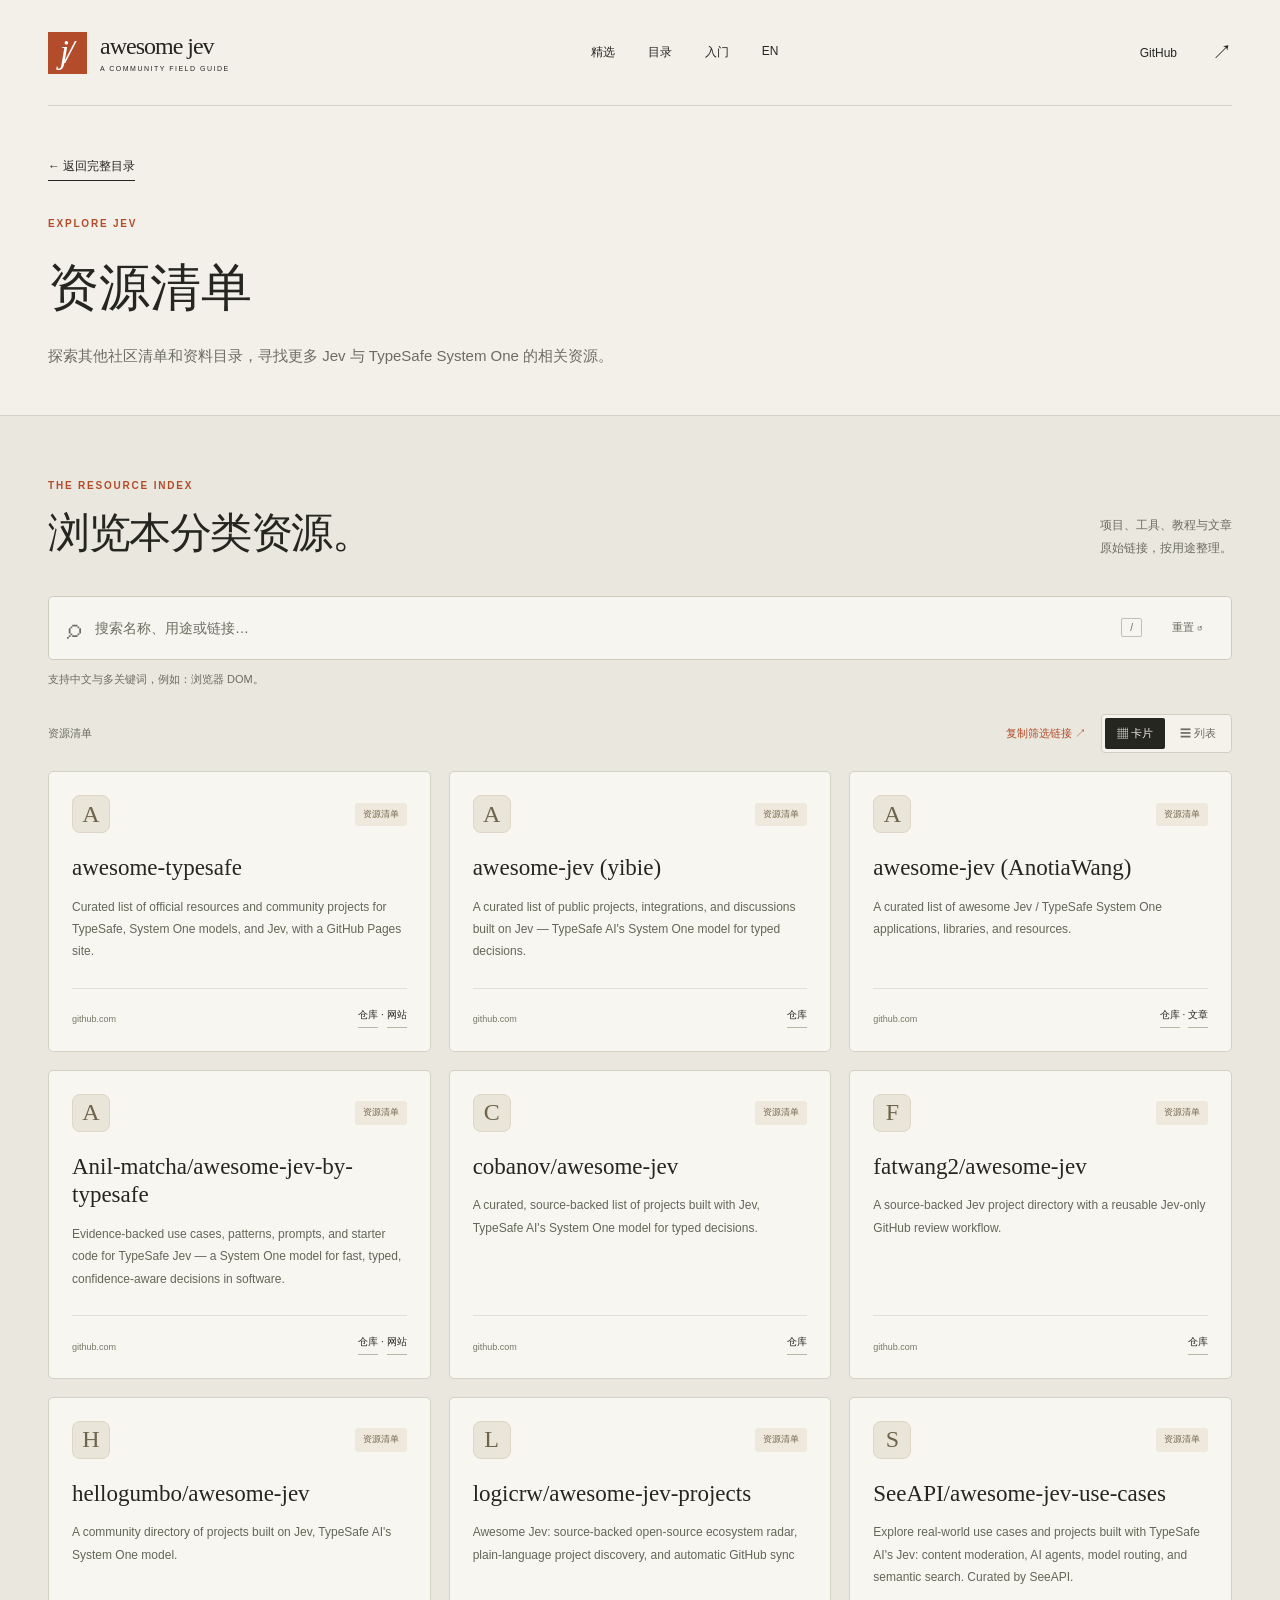
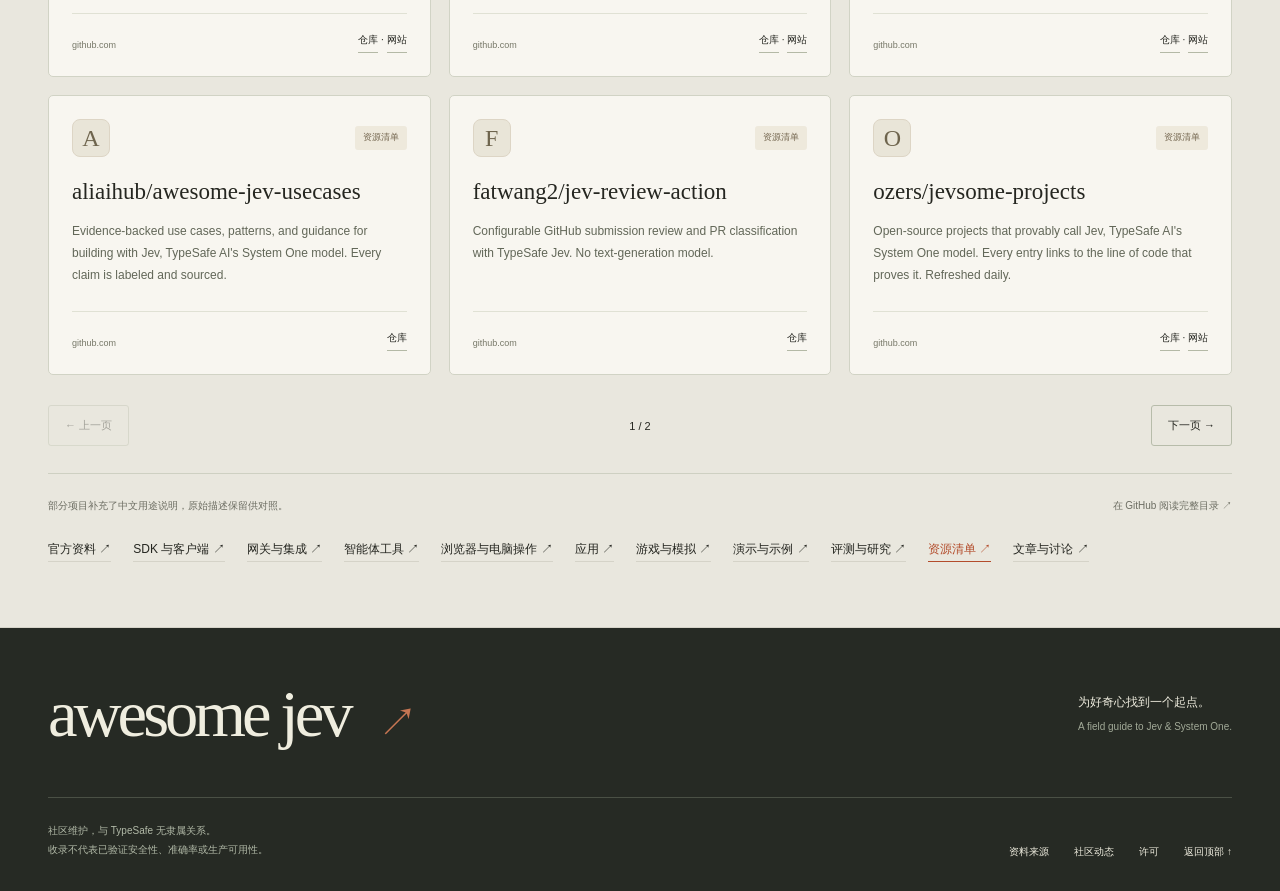
<file: docs/categories/lists.html>
<!doctype html>
<html lang="zh-CN">
<head>
<meta charset="utf-8"><meta name="viewport" content="width=device-width,initial-scale=1"><meta name="theme-color" content="#f3f0e9">
<title>Jev 资源清单 — Awesome Jev</title>
<meta name="description" content="探索其他社区清单和资料目录，寻找更多 Jev 与 TypeSafe System One 的相关资源。">
<meta name="google-site-verification" content="RU2-TUFIhPM_cDASRGjQicB0VysuuAHV3V9HiHZ9Yn0" />
<link rel="canonical" href="https://majiayu000.github.io/awesome-jev/categories/lists.html">
<meta property="og:type" content="website"><meta property="og:site_name" content="Awesome Jev"><meta property="og:title" content="Jev 资源清单 — Awesome Jev">
<meta property="og:description" content="探索其他社区清单和资料目录，寻找更多 Jev 与 TypeSafe System One 的相关资源。"><meta property="og:url" content="https://majiayu000.github.io/awesome-jev/categories/lists.html">
<meta property="og:image" content="https://majiayu000.github.io/awesome-jev/social-preview.png"><meta property="og:image:width" content="1280"><meta property="og:image:height" content="640"><meta property="og:image:alt" content="Awesome Jev 项目目录与路径选择概念插画">
<meta name="twitter:card" content="summary_large_image"><meta name="twitter:title" content="Jev 资源清单 — Awesome Jev"><meta name="twitter:description" content="探索其他社区清单和资料目录，寻找更多 Jev 与 TypeSafe System One 的相关资源。"><meta name="twitter:image" content="https://majiayu000.github.io/awesome-jev/social-preview.png">
<link rel="stylesheet" href="../css/style.css"><script src="../js/app.js" defer></script>
</head>
<body>
<a class="skip" href="#resources">跳至资源目录</a>
<header class="site-header shell"><a class="brand" href="../" aria-label="Awesome Jev 首页"><span class="brand-mark" aria-hidden="true">j/</span><span>awesome jev<small>A COMMUNITY FIELD GUIDE</small></span></a><nav aria-label="主导航"><a href="../#featured">精选</a><a href="#resources">目录</a><a href="../#learn">入门</a><a href="https://github.com/majiayu000/awesome-jev/blob/main/README.md" lang="en">EN</a></nav><a class="github-link" href="https://github.com/majiayu000/awesome-jev">GitHub <span>↗</span></a></header>
<main><section class="category-intro shell"><a class="text-link" href="../#resources">← 返回完整目录</a><p class="eyebrow">EXPLORE JEV</p><h1>资源清单</h1><p>探索其他社区清单和资料目录，寻找更多 Jev 与 TypeSafe System One 的相关资源。</p></section><section id="resources" class="catalog-section" aria-labelledby="catalog-title"><div class="shell"><div class="section-heading"><div><p class="eyebrow">THE RESOURCE INDEX</p><h2 id="catalog-title">浏览本分类资源。</h2></div><p class="section-caption">项目、工具、教程与文章<br>原始链接，按用途整理。</p></div>
<div class="catalog-main"><div id="filters" class="catalog-controls" hidden><label class="search-label" for="q"><span class="sr-only">搜索资源</span><span class="search-symbol" aria-hidden="true">⌕</span><input id="q" aria-describedby="search-help" type="search" placeholder="搜索名称、用途或链接…" autocomplete="off"><kbd aria-hidden="true">/</kbd></label><label class="sr-only" for="category"><span class="sr-only">分类</span><select id="category"><option value="">全部分类</option><option value="lists">资源清单</option></select></label><button id="reset" class="reset" type="button">重置 ↺</button></div><p id="search-help" class="search-help">支持中文与多关键词，例如：浏览器 DOM。</p><div class="catalog-status"><p id="status" role="status" aria-live="polite">全部资源</p><div class="catalog-actions"><button id="share" type="button" hidden>复制筛选链接 ↗</button><div class="view-switch" id="view-switch" role="group" aria-label="目录显示方式" hidden><button type="button" data-view="grid" aria-pressed="true">▦ 卡片</button><button type="button" data-view="list" aria-pressed="false">☰ 列表</button></div></div></div><p id="share-status" role="status" aria-live="polite"></p><input id="share-url" aria-label="当前筛选链接" readonly hidden>
<noscript><p>下方可直接阅读全部资源。启用 JavaScript 后可搜索、分类和翻页。</p></noscript><div id="grid" data-label="资源清单" class="resource-list" data-view="grid"><article class="card" data-category="lists"><div class="resource-body"><div class="resource-heading"><span class="resource-initial" aria-hidden="true">A</span><span class="category">资源清单</span></div><h3><a href="https://github.com/AbdelStark/awesome-typesafe">awesome-typesafe</a></h3><p>Curated list of official resources and community projects for TypeSafe, System One models, and Jev, with a GitHub Pages site.</p></div><div class="resource-footer"><span class="resource-domain">github.com</span><div class="resource-links"><a href="https://github.com/AbdelStark/awesome-typesafe">仓库</a> · <a href="https://abdelstark.github.io/awesome-typesafe/">网站</a></div></div></article><article class="card" data-category="lists"><div class="resource-body"><div class="resource-heading"><span class="resource-initial" aria-hidden="true">A</span><span class="category">资源清单</span></div><h3><a href="https://github.com/yibie/awesome-jev">awesome-jev (yibie)</a></h3><p>A curated list of public projects, integrations, and discussions built on Jev — TypeSafe AI&#x27;s System One model for typed decisions.</p></div><div class="resource-footer"><span class="resource-domain">github.com</span><div class="resource-links"><a href="https://github.com/yibie/awesome-jev">仓库</a></div></div></article><article class="card" data-category="lists"><div class="resource-body"><div class="resource-heading"><span class="resource-initial" aria-hidden="true">A</span><span class="category">资源清单</span></div><h3><a href="https://github.com/AnotiaWang/awesome-jev">awesome-jev (AnotiaWang)</a></h3><p>A curated list of awesome Jev / TypeSafe System One applications, libraries, and resources.</p></div><div class="resource-footer"><span class="resource-domain">github.com</span><div class="resource-links"><a href="https://github.com/AnotiaWang/awesome-jev">仓库</a> · <a href="https://x.com/0xLogicrw/status/2100478725393686556">文章</a></div></div></article><article class="card" data-category="lists"><div class="resource-body"><div class="resource-heading"><span class="resource-initial" aria-hidden="true">A</span><span class="category">资源清单</span></div><h3><a href="https://github.com/Anil-matcha/awesome-jev-by-typesafe">Anil-matcha/awesome-jev-by-typesafe</a></h3><p>Evidence-backed use cases, patterns, prompts, and starter code for TypeSafe Jev — a System One model for fast, typed, confidence-aware decisions in software.</p></div><div class="resource-footer"><span class="resource-domain">github.com</span><div class="resource-links"><a href="https://github.com/Anil-matcha/awesome-jev-by-typesafe">仓库</a> · <a href="https://typesafe.ai/">网站</a></div></div></article><article class="card" data-category="lists"><div class="resource-body"><div class="resource-heading"><span class="resource-initial" aria-hidden="true">C</span><span class="category">资源清单</span></div><h3><a href="https://github.com/cobanov/awesome-jev">cobanov/awesome-jev</a></h3><p>A curated, source-backed list of projects built with Jev, TypeSafe AI&#x27;s System One model for typed decisions.</p></div><div class="resource-footer"><span class="resource-domain">github.com</span><div class="resource-links"><a href="https://github.com/cobanov/awesome-jev">仓库</a></div></div></article><article class="card" data-category="lists"><div class="resource-body"><div class="resource-heading"><span class="resource-initial" aria-hidden="true">F</span><span class="category">资源清单</span></div><h3><a href="https://github.com/fatwang2/awesome-jev">fatwang2/awesome-jev</a></h3><p>A source-backed Jev project directory with a reusable Jev-only GitHub review workflow.</p></div><div class="resource-footer"><span class="resource-domain">github.com</span><div class="resource-links"><a href="https://github.com/fatwang2/awesome-jev">仓库</a></div></div></article><article class="card" data-category="lists"><div class="resource-body"><div class="resource-heading"><span class="resource-initial" aria-hidden="true">H</span><span class="category">资源清单</span></div><h3><a href="https://github.com/hellogumbo/awesome-jev">hellogumbo/awesome-jev</a></h3><p>A community directory of projects built on Jev, TypeSafe AI&#x27;s System One model.</p></div><div class="resource-footer"><span class="resource-domain">github.com</span><div class="resource-links"><a href="https://github.com/hellogumbo/awesome-jev">仓库</a> · <a href="https://awesomejev.com">网站</a></div></div></article><article class="card" data-category="lists"><div class="resource-body"><div class="resource-heading"><span class="resource-initial" aria-hidden="true">L</span><span class="category">资源清单</span></div><h3><a href="https://github.com/logicrw/awesome-jev-projects">logicrw/awesome-jev-projects</a></h3><p>Awesome Jev: source-backed open-source ecosystem radar, plain-language project discovery, and automatic GitHub sync</p></div><div class="resource-footer"><span class="resource-domain">github.com</span><div class="resource-links"><a href="https://github.com/logicrw/awesome-jev-projects">仓库</a> · <a href="https://logicrw.github.io/awesome-jev-projects/">网站</a></div></div></article><article class="card" data-category="lists"><div class="resource-body"><div class="resource-heading"><span class="resource-initial" aria-hidden="true">S</span><span class="category">资源清单</span></div><h3><a href="https://github.com/SeeAPI/awesome-jev-use-cases">SeeAPI/awesome-jev-use-cases</a></h3><p>Explore real-world use cases and projects built with TypeSafe AI&#x27;s Jev: content moderation, AI agents, model routing, and semantic search. Curated by SeeAPI.</p></div><div class="resource-footer"><span class="resource-domain">github.com</span><div class="resource-links"><a href="https://github.com/SeeAPI/awesome-jev-use-cases">仓库</a> · <a href="https://www.seeapi.com/">网站</a></div></div></article><article class="card" data-category="lists"><div class="resource-body"><div class="resource-heading"><span class="resource-initial" aria-hidden="true">A</span><span class="category">资源清单</span></div><h3><a href="https://github.com/aliaihub/awesome-jev-usecases">aliaihub/awesome-jev-usecases</a></h3><p>Evidence-backed use cases, patterns, and guidance for building with Jev, TypeSafe AI&#x27;s System One model. Every claim is labeled and sourced.</p></div><div class="resource-footer"><span class="resource-domain">github.com</span><div class="resource-links"><a href="https://github.com/aliaihub/awesome-jev-usecases">仓库</a></div></div></article><article class="card" data-category="lists"><div class="resource-body"><div class="resource-heading"><span class="resource-initial" aria-hidden="true">F</span><span class="category">资源清单</span></div><h3><a href="https://github.com/fatwang2/jev-review-action">fatwang2/jev-review-action</a></h3><p>Configurable GitHub submission review and PR classification with TypeSafe Jev. No text-generation model.</p></div><div class="resource-footer"><span class="resource-domain">github.com</span><div class="resource-links"><a href="https://github.com/fatwang2/jev-review-action">仓库</a></div></div></article><article class="card" data-category="lists"><div class="resource-body"><div class="resource-heading"><span class="resource-initial" aria-hidden="true">O</span><span class="category">资源清单</span></div><h3><a href="https://github.com/ozers/jevsome-projects">ozers/jevsome-projects</a></h3><p>Open-source projects that provably call Jev, TypeSafe AI&#x27;s System One model. Every entry links to the line of code that proves it. Refreshed daily.</p></div><div class="resource-footer"><span class="resource-domain">github.com</span><div class="resource-links"><a href="https://github.com/ozers/jevsome-projects">仓库</a> · <a href="https://jevsome.ozersubasi.com">网站</a></div></div></article><article class="card" data-category="lists"><div class="resource-body"><div class="resource-heading"><span class="resource-initial" aria-hidden="true">R</span><span class="category">资源清单</span></div><h3><a href="https://github.com/rhc98/awesome-jev">rhc98/awesome-jev</a></h3><p>Projects built on Jev (TypeSafe AI&#x27;s System One model), curated by Jev itself.</p></div><div class="resource-footer"><span class="resource-domain">github.com</span><div class="resource-links"><a href="https://github.com/rhc98/awesome-jev">仓库</a> · <a href="https://awesome-jev.xyz">网站</a></div></div></article><article class="card" data-category="lists"><div class="resource-body"><div class="resource-heading"><span class="resource-initial" aria-hidden="true">S</span><span class="category">资源清单</span></div><h3><a href="https://github.com/sontakey/awesome-jev">sontakey/awesome-jev</a></h3><p>Unofficial list of insanely useful TypeSafe AI Jev / System One projects</p></div><div class="resource-footer"><span class="resource-domain">github.com</span><div class="resource-links"><a href="https://github.com/sontakey/awesome-jev">仓库</a></div></div></article><article class="card" data-category="lists"><div class="resource-body"><div class="resource-heading"><span class="resource-initial" aria-hidden="true">J</span><span class="category">资源清单</span></div><h3><a href="https://github.com/JohnDotOwl/awesome-jev">JohnDotOwl/awesome-jev</a></h3><p>A curated list of projects built on Jev, TypeSafe AI&#x27;s System One model.</p></div><div class="resource-footer"><span class="resource-domain">github.com</span><div class="resource-links"><a href="https://github.com/JohnDotOwl/awesome-jev">仓库</a></div></div></article><article class="card" data-category="lists"><div class="resource-body"><div class="resource-heading"><span class="resource-initial" aria-hidden="true">A</span><span class="category">资源清单</span></div><h3><a href="https://github.com/majiayu000/awesome-jev">Awesome Jev</a></h3><p>Community-maintained bilingual directory of Jev / TypeSafe System One projects, SDKs, tutorials, and evaluations.</p></div><div class="resource-footer"><span class="resource-domain">github.com</span><div class="resource-links"><a href="https://github.com/majiayu000/awesome-jev">仓库</a></div></div></article><article class="card" data-category="lists"><div class="resource-body"><div class="resource-heading"><span class="resource-initial" aria-hidden="true">T</span><span class="category">资源清单</span></div><h3><a href="https://github.com/thevibeworks/jevgate">thevibeworks/jevgate</a></h3><p>Which shell commands may your coding agent run without asking? An allowlist proves what it can; Jev, a no-text model, judges only the rest. Claude Code hook + CLI, measured.</p></div><div class="resource-footer"><span class="resource-domain">github.com</span><div class="resource-links"><a href="https://github.com/thevibeworks/jevgate">仓库</a></div></div></article><article class="card" data-category="lists"><div class="resource-body"><div class="resource-heading"><span class="resource-initial" aria-hidden="true">W</span><span class="category">资源清单</span></div><h3><a href="https://github.com/wh000wh000/awesome-jev-live">wh000wh000/awesome-jev-live</a></h3><p>Evidence-graded index of the Jev / TypeSafe System One ecosystem. Rebuilt every 2 hours in 20 languages.</p></div><div class="resource-footer"><span class="resource-domain">github.com</span><div class="resource-links"><a href="https://github.com/wh000wh000/awesome-jev-live">仓库</a></div></div></article><article class="card" data-category="lists"><div class="resource-body"><div class="resource-heading"><span class="resource-initial" aria-hidden="true">Y</span><span class="category">资源清单</span></div><h3><a href="https://github.com/yangzhou-chaofan/awesome-jev-prompt">yangzhou-chaofan/awesome-jev-prompt</a></h3><p>latest top 100 showcases for jev (keep updating) from x / github / latest sources</p></div><div class="resource-footer"><span class="resource-domain">github.com</span><div class="resource-links"><a href="https://github.com/yangzhou-chaofan/awesome-jev-prompt">仓库</a></div></div></article></div><div id="empty" class="empty-state" hidden><span aria-hidden="true">∅</span><h3>暂时没有找到。</h3><p>试试项目英文名、相关用途，或重置筛选。</p><button type="button" id="empty-reset">重新浏览全部资源 ↗</button></div><nav id="pagination" class="pagination" aria-label="资源分页" hidden><button type="button" id="page-prev">← 上一页</button><span id="page-status" aria-live="polite"></span><button type="button" id="page-next">下一页 →</button></nav><p class="catalog-footnote">部分项目补充了中文用途说明，原始描述保留供对照。<a href="https://github.com/majiayu000/awesome-jev/blob/main/catalog/FULL.md">在 GitHub 阅读完整目录 ↗</a></p><nav class="category-directory" aria-label="分类专页"><a href="../categories/official.html">官方资料 ↗</a><a href="../categories/sdks.html">SDK 与客户端 ↗</a><a href="../categories/integrations.html">网关与集成 ↗</a><a href="../categories/agents.html">智能体工具 ↗</a><a href="../categories/browser.html">浏览器与电脑操作 ↗</a><a href="../categories/apps.html">应用 ↗</a><a href="../categories/games.html">游戏与模拟 ↗</a><a href="../categories/demos.html">演示与示例 ↗</a><a href="../categories/research.html">评测与研究 ↗</a><a href="../categories/lists.html" aria-current="page">资源清单 ↗</a><a href="../categories/articles.html">文章与讨论 ↗</a></nav></div></div></section>
</main><footer class="site-footer"><div class="shell footer-top"><a class="footer-wordmark" href="#">awesome jev<span>↗</span></a><p>为好奇心找到一个起点。<br><span>A field guide to Jev & System One.</span></p></div><div class="shell footer-bottom"><p>社区维护，与 TypeSafe 无隶属关系。<br>收录不代表已验证安全性、准确率或生产可用性。</p><nav aria-label="页脚导航"><a href="https://github.com/majiayu000/awesome-jev/blob/main/SOURCE.md">资料来源</a><a href="https://github.com/majiayu000/awesome-jev/blob/main/updates/README.md">社区动态</a><a href="https://github.com/majiayu000/awesome-jev/blob/main/LICENSE">许可</a><a href="#">返回顶部 ↑</a></nav></div></footer>
</body></html>
</file>
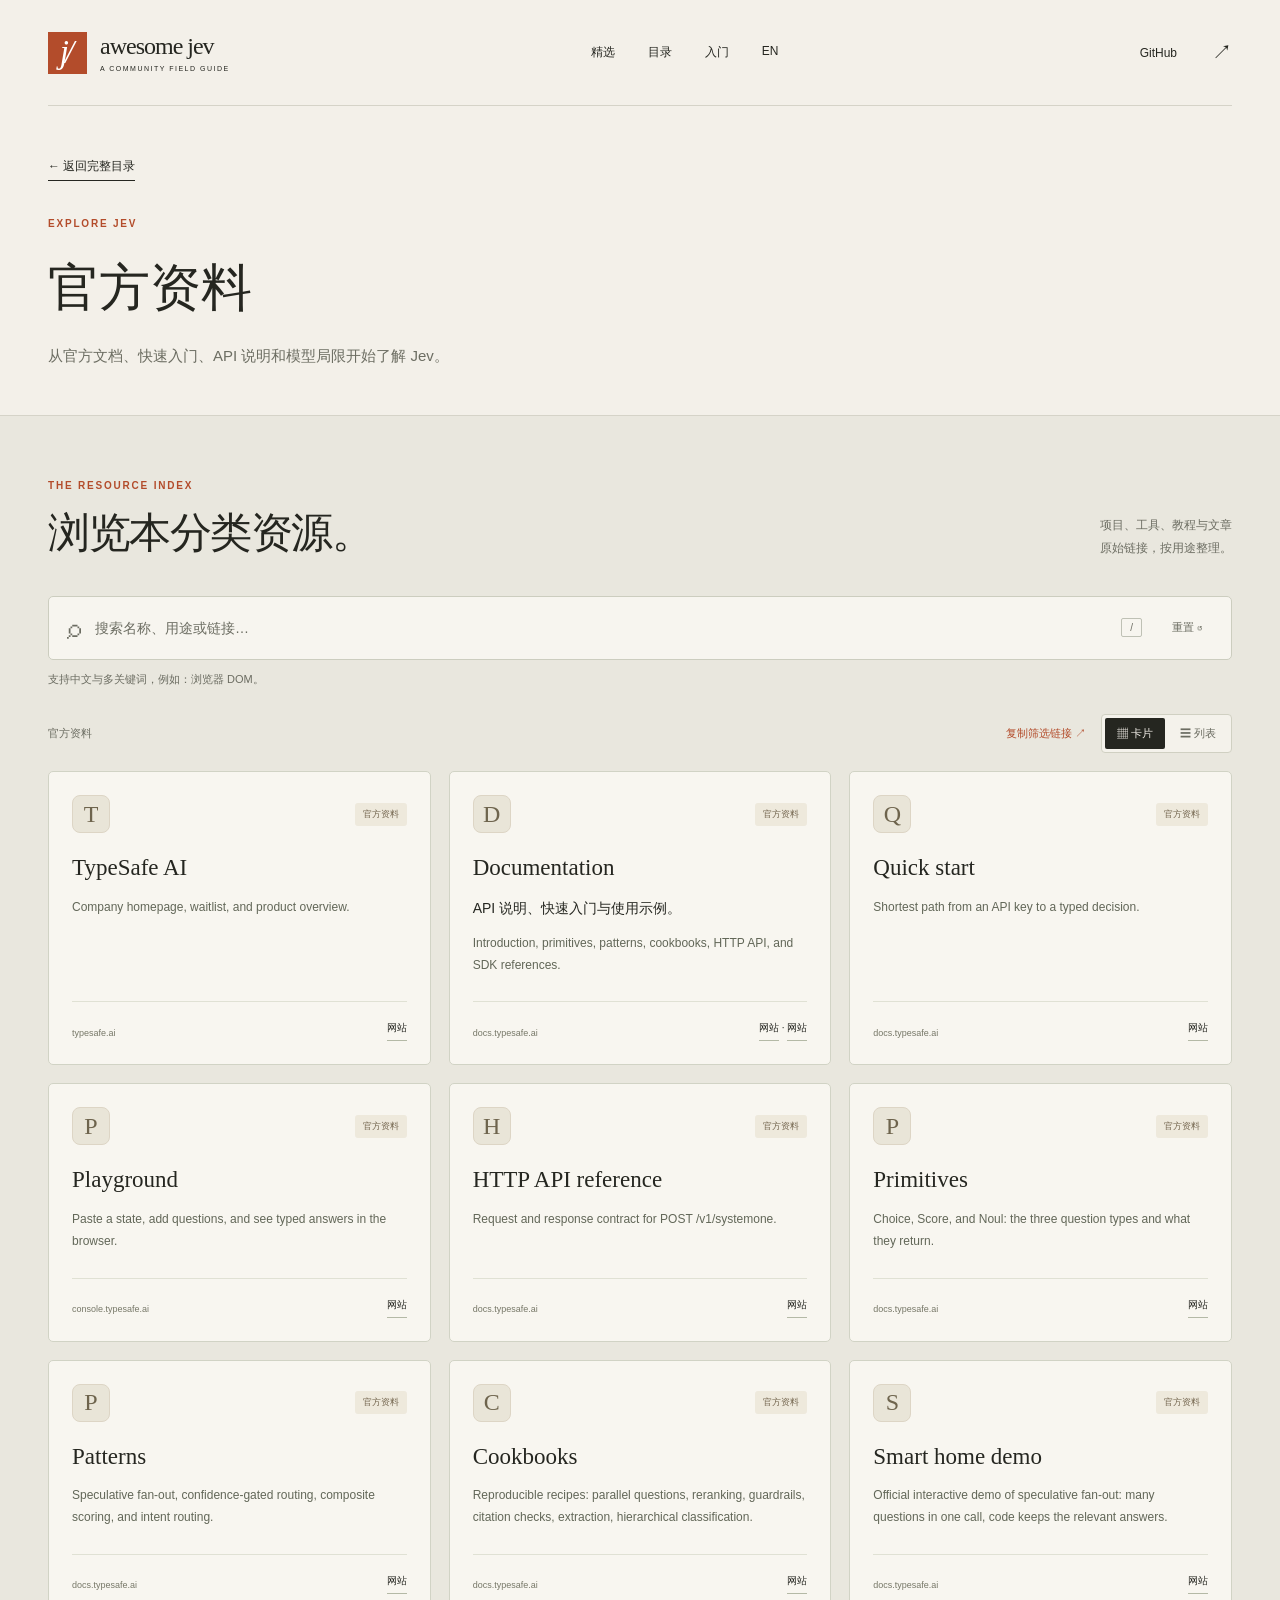
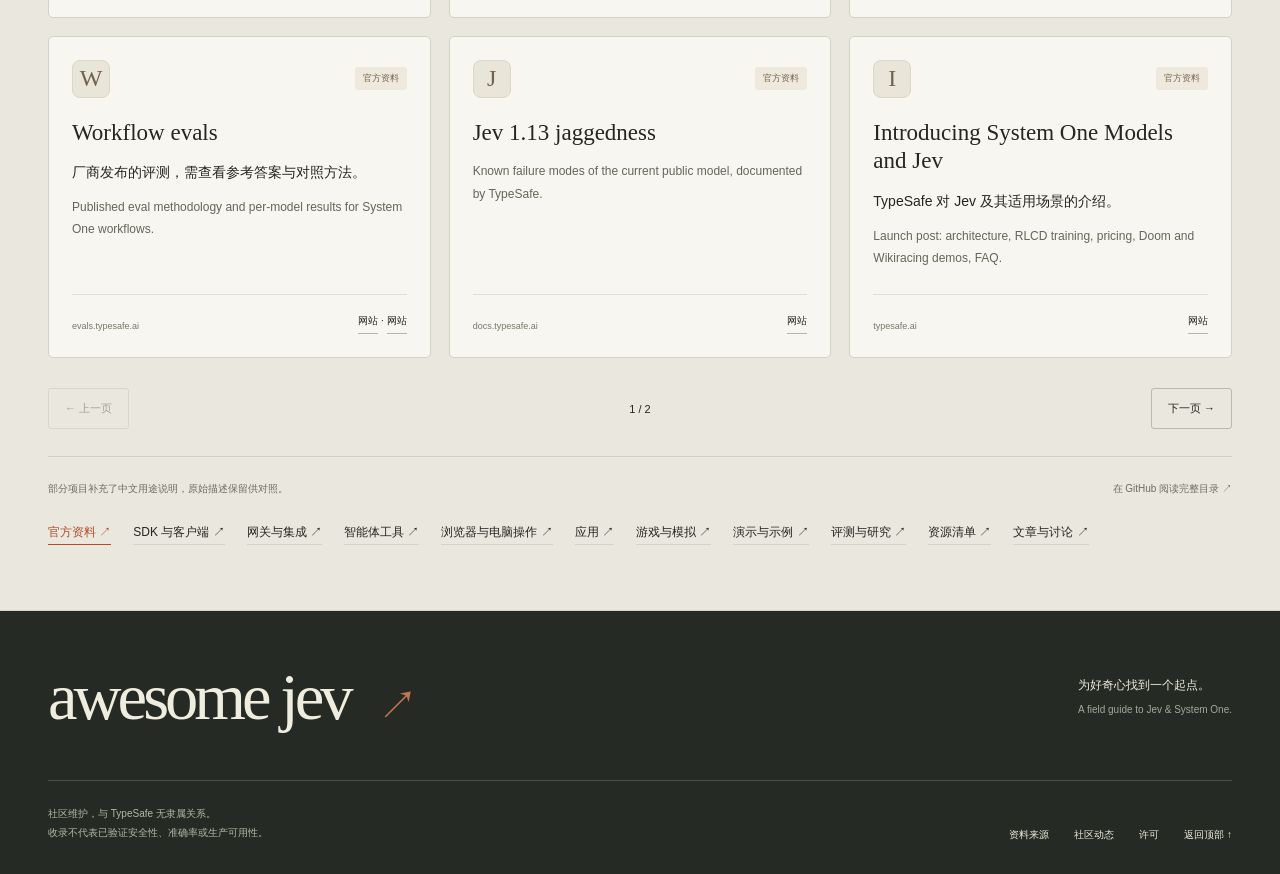
<file: docs/categories/official.html>
<!doctype html>
<html lang="zh-CN">
<head>
<meta charset="utf-8"><meta name="viewport" content="width=device-width,initial-scale=1"><meta name="theme-color" content="#f3f0e9">
<title>Jev 官方资料 — Awesome Jev</title>
<meta name="description" content="从官方文档、快速入门、API 说明和模型局限开始了解 Jev。">
<meta name="google-site-verification" content="RU2-TUFIhPM_cDASRGjQicB0VysuuAHV3V9HiHZ9Yn0" />
<link rel="canonical" href="https://majiayu000.github.io/awesome-jev/categories/official.html">
<meta property="og:type" content="website"><meta property="og:site_name" content="Awesome Jev"><meta property="og:title" content="Jev 官方资料 — Awesome Jev">
<meta property="og:description" content="从官方文档、快速入门、API 说明和模型局限开始了解 Jev。"><meta property="og:url" content="https://majiayu000.github.io/awesome-jev/categories/official.html">
<meta property="og:image" content="https://majiayu000.github.io/awesome-jev/social-preview.png"><meta property="og:image:width" content="1280"><meta property="og:image:height" content="640"><meta property="og:image:alt" content="Awesome Jev 项目目录与路径选择概念插画">
<meta name="twitter:card" content="summary_large_image"><meta name="twitter:title" content="Jev 官方资料 — Awesome Jev"><meta name="twitter:description" content="从官方文档、快速入门、API 说明和模型局限开始了解 Jev。"><meta name="twitter:image" content="https://majiayu000.github.io/awesome-jev/social-preview.png">
<link rel="stylesheet" href="../css/style.css"><script src="../js/app.js" defer></script>
</head>
<body>
<a class="skip" href="#resources">跳至资源目录</a>
<header class="site-header shell"><a class="brand" href="../" aria-label="Awesome Jev 首页"><span class="brand-mark" aria-hidden="true">j/</span><span>awesome jev<small>A COMMUNITY FIELD GUIDE</small></span></a><nav aria-label="主导航"><a href="../#featured">精选</a><a href="#resources">目录</a><a href="../#learn">入门</a><a href="https://github.com/majiayu000/awesome-jev/blob/main/README.md" lang="en">EN</a></nav><a class="github-link" href="https://github.com/majiayu000/awesome-jev">GitHub <span>↗</span></a></header>
<main><section class="category-intro shell"><a class="text-link" href="../#resources">← 返回完整目录</a><p class="eyebrow">EXPLORE JEV</p><h1>官方资料</h1><p>从官方文档、快速入门、API 说明和模型局限开始了解 Jev。</p></section><section id="resources" class="catalog-section" aria-labelledby="catalog-title"><div class="shell"><div class="section-heading"><div><p class="eyebrow">THE RESOURCE INDEX</p><h2 id="catalog-title">浏览本分类资源。</h2></div><p class="section-caption">项目、工具、教程与文章<br>原始链接，按用途整理。</p></div>
<div class="catalog-main"><div id="filters" class="catalog-controls" hidden><label class="search-label" for="q"><span class="sr-only">搜索资源</span><span class="search-symbol" aria-hidden="true">⌕</span><input id="q" aria-describedby="search-help" type="search" placeholder="搜索名称、用途或链接…" autocomplete="off"><kbd aria-hidden="true">/</kbd></label><label class="sr-only" for="category"><span class="sr-only">分类</span><select id="category"><option value="">全部分类</option><option value="official">官方资料</option></select></label><button id="reset" class="reset" type="button">重置 ↺</button></div><p id="search-help" class="search-help">支持中文与多关键词，例如：浏览器 DOM。</p><div class="catalog-status"><p id="status" role="status" aria-live="polite">全部资源</p><div class="catalog-actions"><button id="share" type="button" hidden>复制筛选链接 ↗</button><div class="view-switch" id="view-switch" role="group" aria-label="目录显示方式" hidden><button type="button" data-view="grid" aria-pressed="true">▦ 卡片</button><button type="button" data-view="list" aria-pressed="false">☰ 列表</button></div></div></div><p id="share-status" role="status" aria-live="polite"></p><input id="share-url" aria-label="当前筛选链接" readonly hidden>
<noscript><p>下方可直接阅读全部资源。启用 JavaScript 后可搜索、分类和翻页。</p></noscript><div id="grid" data-label="官方资料" class="resource-list" data-view="grid"><article class="card" data-category="official"><div class="resource-body"><div class="resource-heading"><span class="resource-initial" aria-hidden="true">T</span><span class="category">官方资料</span></div><h3><a href="https://typesafe.ai">TypeSafe AI</a></h3><p>Company homepage, waitlist, and product overview.</p></div><div class="resource-footer"><span class="resource-domain">typesafe.ai</span><div class="resource-links"><a href="https://typesafe.ai">网站</a></div></div></article><article class="card" data-category="official"><div class="resource-body"><div class="resource-heading"><span class="resource-initial" aria-hidden="true">D</span><span class="category">官方资料</span></div><h3><a href="https://docs.typesafe.ai">Documentation</a></h3><p class="resource-zh" lang="zh-CN">API 说明、快速入门与使用示例。</p><p>Introduction, primitives, patterns, cookbooks, HTTP API, and SDK references.</p></div><div class="resource-footer"><span class="resource-domain">docs.typesafe.ai</span><div class="resource-links"><a href="https://docs.typesafe.ai">网站</a> · <a href="https://docs.typesafe.ai/">网站</a></div></div></article><article class="card" data-category="official"><div class="resource-body"><div class="resource-heading"><span class="resource-initial" aria-hidden="true">Q</span><span class="category">官方资料</span></div><h3><a href="https://docs.typesafe.ai/introduction/quickstart">Quick start</a></h3><p>Shortest path from an API key to a typed decision.</p></div><div class="resource-footer"><span class="resource-domain">docs.typesafe.ai</span><div class="resource-links"><a href="https://docs.typesafe.ai/introduction/quickstart">网站</a></div></div></article><article class="card" data-category="official"><div class="resource-body"><div class="resource-heading"><span class="resource-initial" aria-hidden="true">P</span><span class="category">官方资料</span></div><h3><a href="https://console.typesafe.ai/playground">Playground</a></h3><p>Paste a state, add questions, and see typed answers in the browser.</p></div><div class="resource-footer"><span class="resource-domain">console.typesafe.ai</span><div class="resource-links"><a href="https://console.typesafe.ai/playground">网站</a></div></div></article><article class="card" data-category="official"><div class="resource-body"><div class="resource-heading"><span class="resource-initial" aria-hidden="true">H</span><span class="category">官方资料</span></div><h3><a href="https://docs.typesafe.ai/api">HTTP API reference</a></h3><p>Request and response contract for POST /v1/systemone.</p></div><div class="resource-footer"><span class="resource-domain">docs.typesafe.ai</span><div class="resource-links"><a href="https://docs.typesafe.ai/api">网站</a></div></div></article><article class="card" data-category="official"><div class="resource-body"><div class="resource-heading"><span class="resource-initial" aria-hidden="true">P</span><span class="category">官方资料</span></div><h3><a href="https://docs.typesafe.ai/primitives">Primitives</a></h3><p>Choice, Score, and Noul: the three question types and what they return.</p></div><div class="resource-footer"><span class="resource-domain">docs.typesafe.ai</span><div class="resource-links"><a href="https://docs.typesafe.ai/primitives">网站</a></div></div></article><article class="card" data-category="official"><div class="resource-body"><div class="resource-heading"><span class="resource-initial" aria-hidden="true">P</span><span class="category">官方资料</span></div><h3><a href="https://docs.typesafe.ai/patterns">Patterns</a></h3><p>Speculative fan-out, confidence-gated routing, composite scoring, and intent routing.</p></div><div class="resource-footer"><span class="resource-domain">docs.typesafe.ai</span><div class="resource-links"><a href="https://docs.typesafe.ai/patterns">网站</a></div></div></article><article class="card" data-category="official"><div class="resource-body"><div class="resource-heading"><span class="resource-initial" aria-hidden="true">C</span><span class="category">官方资料</span></div><h3><a href="https://docs.typesafe.ai/cookbooks/parallel_questions">Cookbooks</a></h3><p>Reproducible recipes: parallel questions, reranking, guardrails, citation checks, extraction, hierarchical classification.</p></div><div class="resource-footer"><span class="resource-domain">docs.typesafe.ai</span><div class="resource-links"><a href="https://docs.typesafe.ai/cookbooks/parallel_questions">网站</a></div></div></article><article class="card" data-category="official"><div class="resource-body"><div class="resource-heading"><span class="resource-initial" aria-hidden="true">S</span><span class="category">官方资料</span></div><h3><a href="https://docs.typesafe.ai/demos/smart-home">Smart home demo</a></h3><p>Official interactive demo of speculative fan-out: many questions in one call, code keeps the relevant answers.</p></div><div class="resource-footer"><span class="resource-domain">docs.typesafe.ai</span><div class="resource-links"><a href="https://docs.typesafe.ai/demos/smart-home">网站</a></div></div></article><article class="card" data-category="official"><div class="resource-body"><div class="resource-heading"><span class="resource-initial" aria-hidden="true">W</span><span class="category">官方资料</span></div><h3><a href="https://evals.typesafe.ai">Workflow evals</a></h3><p class="resource-zh" lang="zh-CN">厂商发布的评测，需查看参考答案与对照方法。</p><p>Published eval methodology and per-model results for System One workflows.</p></div><div class="resource-footer"><span class="resource-domain">evals.typesafe.ai</span><div class="resource-links"><a href="https://evals.typesafe.ai">网站</a> · <a href="https://evals.typesafe.ai/">网站</a></div></div></article><article class="card" data-category="official"><div class="resource-body"><div class="resource-heading"><span class="resource-initial" aria-hidden="true">J</span><span class="category">官方资料</span></div><h3><a href="https://docs.typesafe.ai/model-jaggedness/jev-1.13">Jev 1.13 jaggedness</a></h3><p>Known failure modes of the current public model, documented by TypeSafe.</p></div><div class="resource-footer"><span class="resource-domain">docs.typesafe.ai</span><div class="resource-links"><a href="https://docs.typesafe.ai/model-jaggedness/jev-1.13">网站</a></div></div></article><article class="card" data-category="official"><div class="resource-body"><div class="resource-heading"><span class="resource-initial" aria-hidden="true">I</span><span class="category">官方资料</span></div><h3><a href="https://typesafe.ai/blog/introducing-system-one-models-and-jev">Introducing System One Models and Jev</a></h3><p class="resource-zh" lang="zh-CN">TypeSafe 对 Jev 及其适用场景的介绍。</p><p>Launch post: architecture, RLCD training, pricing, Doom and Wikiracing demos, FAQ.</p></div><div class="resource-footer"><span class="resource-domain">typesafe.ai</span><div class="resource-links"><a href="https://typesafe.ai/blog/introducing-system-one-models-and-jev">网站</a></div></div></article><article class="card" data-category="official"><div class="resource-body"><div class="resource-heading"><span class="resource-initial" aria-hidden="true">M</span><span class="category">官方资料</span></div><h3><a href="https://typesafe.ai/manifesto">Manifesto</a></h3><p>The case for machine-native intelligence built for software, not conversation.</p></div><div class="resource-footer"><span class="resource-domain">typesafe.ai</span><div class="resource-links"><a href="https://typesafe.ai/manifesto">网站</a></div></div></article><article class="card" data-category="official"><div class="resource-body"><div class="resource-heading"><span class="resource-initial" aria-hidden="true">D</span><span class="category">官方资料</span></div><h3><a href="https://discord.gg/typesafe">Discord</a></h3><p>Official TypeSafe server. Builder demos live in the Show and Tell channel.</p></div><div class="resource-footer"><span class="resource-domain">discord.gg</span><div class="resource-links"><a href="https://discord.gg/typesafe">网站</a></div></div></article><article class="card" data-category="official"><div class="resource-body"><div class="resource-heading"><span class="resource-initial" aria-hidden="true">@</span><span class="category">官方资料</span></div><h3><a href="https://x.com/typesafeai">@typesafeai on X</a></h3><p>Product and research updates.</p></div><div class="resource-footer"><span class="resource-domain">x.com</span><div class="resource-links"><a href="https://x.com/typesafeai">网站</a></div></div></article><article class="card" data-category="official"><div class="resource-body"><div class="resource-heading"><span class="resource-initial" aria-hidden="true">T</span><span class="category">官方资料</span></div><h3><a href="https://github.com/typesafe-ai/skills">TypeSafe agent skills</a></h3><p class="resource-zh" lang="zh-CN">帮助编程智能体使用 Jev 的官方说明。</p><p>Official agent skill for Claude Code, Codex, and compatible agents: primitives, patterns, and how to structure evaluations.</p></div><div class="resource-footer"><span class="resource-domain">github.com</span><div class="resource-links"><a href="https://github.com/typesafe-ai/skills">仓库</a> · <a href="https://typesafe.ai">网站</a></div></div></article><article class="card" data-category="official"><div class="resource-body"><div class="resource-heading"><span class="resource-initial" aria-hidden="true">T</span><span class="category">官方资料</span></div><h3><a href="https://github.com/typesafe-ai/typesafe-sdk-js">TypeSafe JavaScript SDK</a></h3><p class="resource-zh" lang="zh-CN">官方 JavaScript 与 TypeScript 客户端，用于调用 Jev API；需要 Node.js 20+ 和 TypeSafe 密钥。</p><p>Official TypeScript/JavaScript client with inferred answer types. npm install @typesafe-ai/sdk.</p></div><div class="resource-footer"><span class="resource-domain">github.com</span><div class="resource-links"><a href="https://github.com/typesafe-ai/typesafe-sdk-js">仓库</a></div></div></article><article class="card" data-category="official"><div class="resource-body"><div class="resource-heading"><span class="resource-initial" aria-hidden="true">S</span><span class="category">官方资料</span></div><h3><a href="https://github.com/typesafe-ai/system-one-adapter-python">System One adapter (Python)</a></h3><p class="resource-zh" lang="zh-CN">通过相同的决策接口比较 Jev 与语言模型。</p><p>Official drop-in TypeSafeClient replacement backed by OpenAI, Anthropic, and compatible LLM APIs, for comparing Jev against chat models.</p></div><div class="resource-footer"><span class="resource-domain">github.com</span><div class="resource-links"><a href="https://github.com/typesafe-ai/system-one-adapter-python">仓库</a></div></div></article><article class="card" data-category="official"><div class="resource-body"><div class="resource-heading"><span class="resource-initial" aria-hidden="true">T</span><span class="category">官方资料</span></div><h3><a href="https://github.com/typesafe-ai/typesafe-sdk-python">TypeSafe Python SDK</a></h3><p class="resource-zh" lang="zh-CN">官方 Python 客户端，用于调用 Jev API；需要 Python 3.10+ 和 TypeSafe 密钥。</p><p>Official sync and async Python client. pip install typesafe-sdk.</p></div><div class="resource-footer"><span class="resource-domain">github.com</span><div class="resource-links"><a href="https://github.com/typesafe-ai/typesafe-sdk-python">仓库</a> · <a href="https://docs.typesafe.ai/sdk/python">网站</a></div></div></article><article class="card" data-category="official"><div class="resource-body"><div class="resource-heading"><span class="resource-initial" aria-hidden="true">J</span><span class="category">官方资料</span></div><h3><a href="https://docs.typesafe.ai/model-jaggedness/jev-1.13.md">Jaggedness jev-1.13</a></h3><p class="resource-zh" lang="zh-CN">Jev 1.13 的已知限制与使用注意事项。</p><p>官方失败模式 — 必读</p></div><div class="resource-footer"><span class="resource-domain">docs.typesafe.ai</span><div class="resource-links"><a href="https://docs.typesafe.ai/model-jaggedness/jev-1.13.md">网站</a></div></div></article><article class="card" data-category="official"><div class="resource-body"><div class="resource-heading"><span class="resource-initial" aria-hidden="true">T</span><span class="category">官方资料</span></div><h3><a href="https://github.com/typesafe-ai/typesafe-ai.github.io">typesafe-ai/typesafe-ai.github.io</a></h3><p>原始资料未提供说明。</p></div><div class="resource-footer"><span class="resource-domain">github.com</span><div class="resource-links"><a href="https://github.com/typesafe-ai/typesafe-ai.github.io">仓库</a></div></div></article></div><div id="empty" class="empty-state" hidden><span aria-hidden="true">∅</span><h3>暂时没有找到。</h3><p>试试项目英文名、相关用途，或重置筛选。</p><button type="button" id="empty-reset">重新浏览全部资源 ↗</button></div><nav id="pagination" class="pagination" aria-label="资源分页" hidden><button type="button" id="page-prev">← 上一页</button><span id="page-status" aria-live="polite"></span><button type="button" id="page-next">下一页 →</button></nav><p class="catalog-footnote">部分项目补充了中文用途说明，原始描述保留供对照。<a href="https://github.com/majiayu000/awesome-jev/blob/main/catalog/FULL.md">在 GitHub 阅读完整目录 ↗</a></p><nav class="category-directory" aria-label="分类专页"><a href="../categories/official.html" aria-current="page">官方资料 ↗</a><a href="../categories/sdks.html">SDK 与客户端 ↗</a><a href="../categories/integrations.html">网关与集成 ↗</a><a href="../categories/agents.html">智能体工具 ↗</a><a href="../categories/browser.html">浏览器与电脑操作 ↗</a><a href="../categories/apps.html">应用 ↗</a><a href="../categories/games.html">游戏与模拟 ↗</a><a href="../categories/demos.html">演示与示例 ↗</a><a href="../categories/research.html">评测与研究 ↗</a><a href="../categories/lists.html">资源清单 ↗</a><a href="../categories/articles.html">文章与讨论 ↗</a></nav></div></div></section>
</main><footer class="site-footer"><div class="shell footer-top"><a class="footer-wordmark" href="#">awesome jev<span>↗</span></a><p>为好奇心找到一个起点。<br><span>A field guide to Jev & System One.</span></p></div><div class="shell footer-bottom"><p>社区维护，与 TypeSafe 无隶属关系。<br>收录不代表已验证安全性、准确率或生产可用性。</p><nav aria-label="页脚导航"><a href="https://github.com/majiayu000/awesome-jev/blob/main/SOURCE.md">资料来源</a><a href="https://github.com/majiayu000/awesome-jev/blob/main/updates/README.md">社区动态</a><a href="https://github.com/majiayu000/awesome-jev/blob/main/LICENSE">许可</a><a href="#">返回顶部 ↑</a></nav></div></footer>
</body></html>
</file>
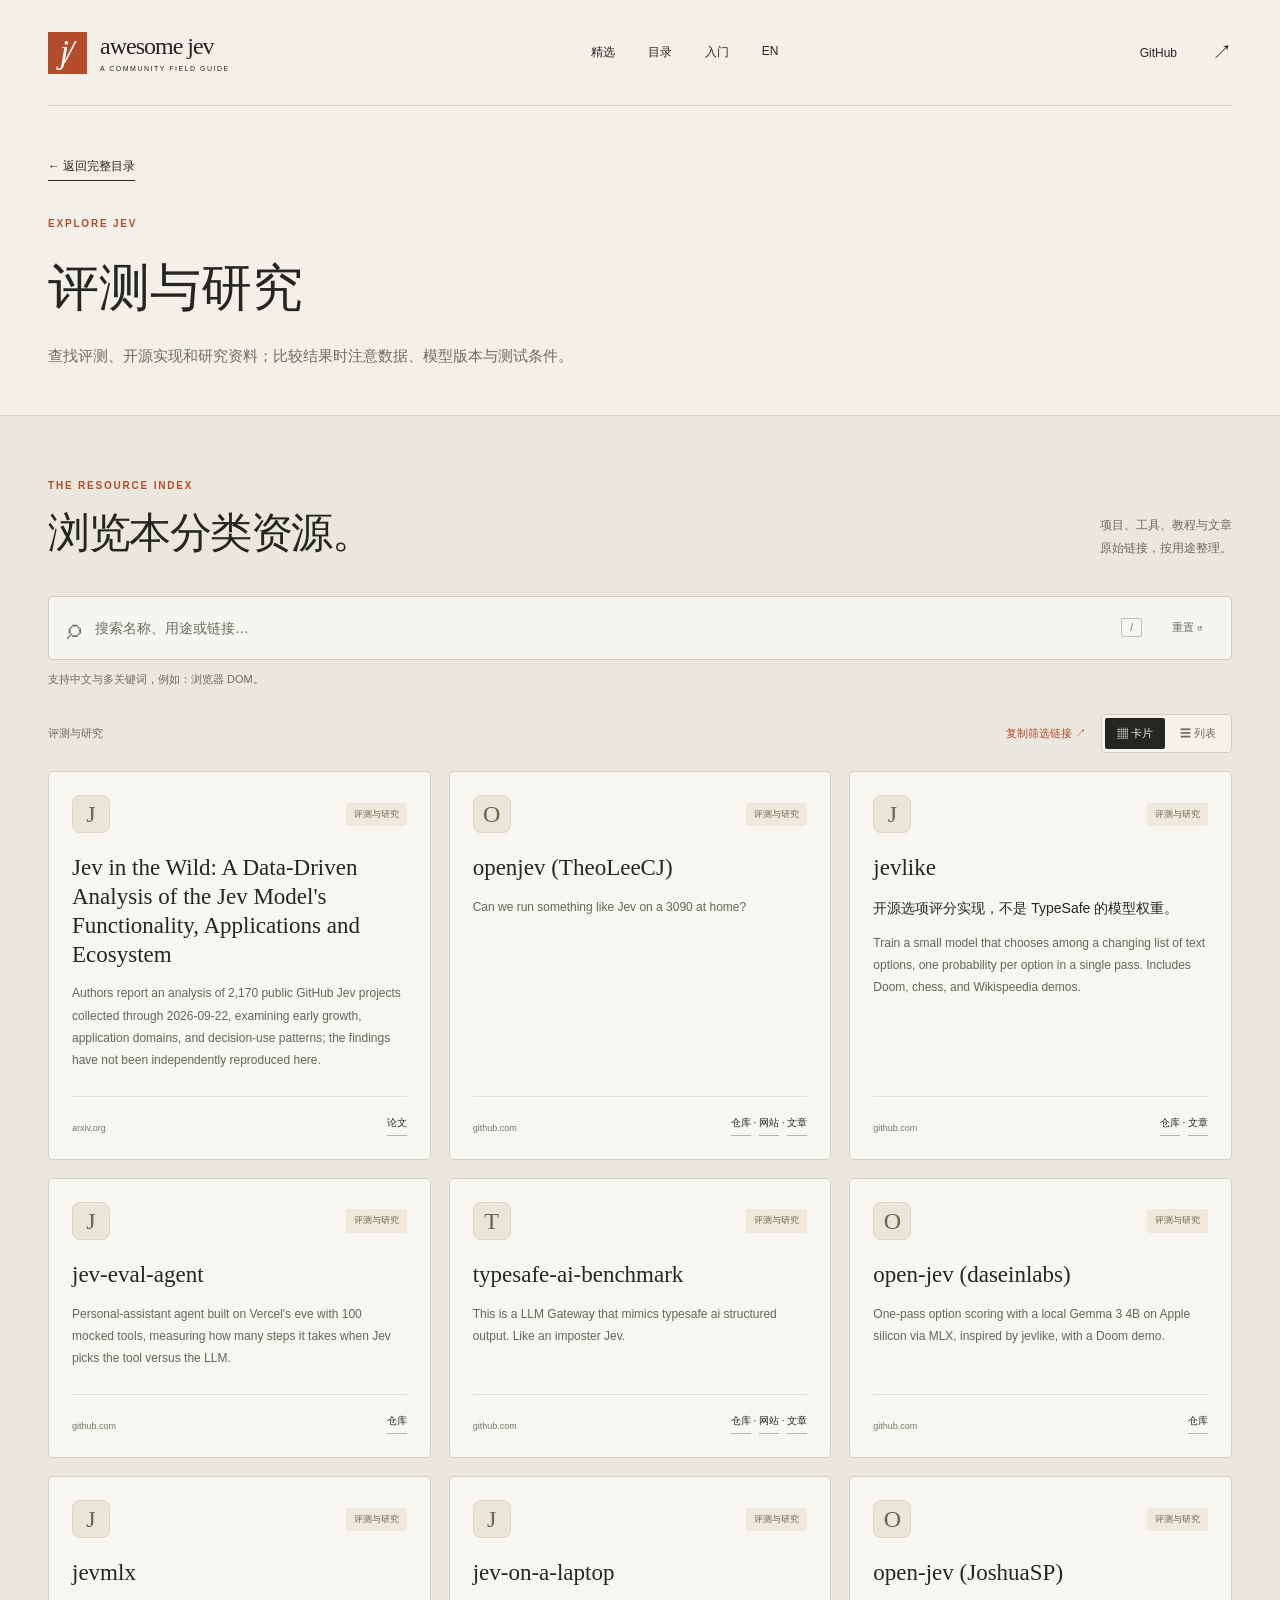
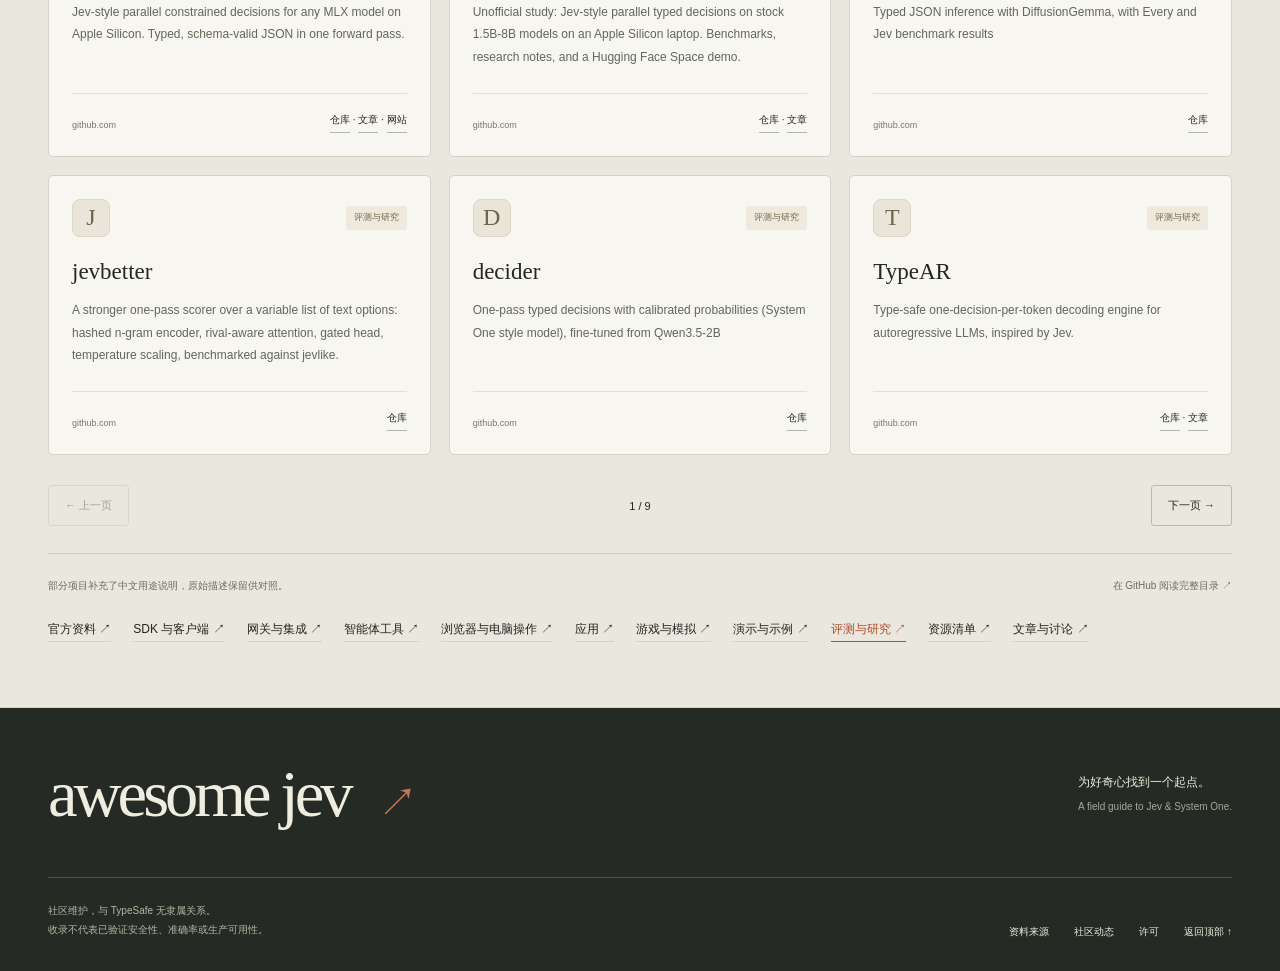
<file: docs/categories/research.html>
<!doctype html>
<html lang="zh-CN">
<head>
<meta charset="utf-8"><meta name="viewport" content="width=device-width,initial-scale=1"><meta name="theme-color" content="#f3f0e9">
<title>Jev 评测与研究 — Awesome Jev</title>
<meta name="description" content="查找评测、开源实现和研究资料；比较结果时注意数据、模型版本与测试条件。">
<meta name="google-site-verification" content="RU2-TUFIhPM_cDASRGjQicB0VysuuAHV3V9HiHZ9Yn0" />
<link rel="canonical" href="https://majiayu000.github.io/awesome-jev/categories/research.html">
<meta property="og:type" content="website"><meta property="og:site_name" content="Awesome Jev"><meta property="og:title" content="Jev 评测与研究 — Awesome Jev">
<meta property="og:description" content="查找评测、开源实现和研究资料；比较结果时注意数据、模型版本与测试条件。"><meta property="og:url" content="https://majiayu000.github.io/awesome-jev/categories/research.html">
<meta property="og:image" content="https://majiayu000.github.io/awesome-jev/social-preview.png"><meta property="og:image:width" content="1280"><meta property="og:image:height" content="640"><meta property="og:image:alt" content="Awesome Jev 项目目录与路径选择概念插画">
<meta name="twitter:card" content="summary_large_image"><meta name="twitter:title" content="Jev 评测与研究 — Awesome Jev"><meta name="twitter:description" content="查找评测、开源实现和研究资料；比较结果时注意数据、模型版本与测试条件。"><meta name="twitter:image" content="https://majiayu000.github.io/awesome-jev/social-preview.png">
<link rel="stylesheet" href="../css/style.css"><script src="../js/app.js" defer></script>
</head>
<body>
<a class="skip" href="#resources">跳至资源目录</a>
<header class="site-header shell"><a class="brand" href="../" aria-label="Awesome Jev 首页"><span class="brand-mark" aria-hidden="true">j/</span><span>awesome jev<small>A COMMUNITY FIELD GUIDE</small></span></a><nav aria-label="主导航"><a href="../#featured">精选</a><a href="#resources">目录</a><a href="../#learn">入门</a><a href="https://github.com/majiayu000/awesome-jev/blob/main/README.md" lang="en">EN</a></nav><a class="github-link" href="https://github.com/majiayu000/awesome-jev">GitHub <span>↗</span></a></header>
<main><section class="category-intro shell"><a class="text-link" href="../#resources">← 返回完整目录</a><p class="eyebrow">EXPLORE JEV</p><h1>评测与研究</h1><p>查找评测、开源实现和研究资料；比较结果时注意数据、模型版本与测试条件。</p></section><section id="resources" class="catalog-section" aria-labelledby="catalog-title"><div class="shell"><div class="section-heading"><div><p class="eyebrow">THE RESOURCE INDEX</p><h2 id="catalog-title">浏览本分类资源。</h2></div><p class="section-caption">项目、工具、教程与文章<br>原始链接，按用途整理。</p></div>
<div class="catalog-main"><div id="filters" class="catalog-controls" hidden><label class="search-label" for="q"><span class="sr-only">搜索资源</span><span class="search-symbol" aria-hidden="true">⌕</span><input id="q" aria-describedby="search-help" type="search" placeholder="搜索名称、用途或链接…" autocomplete="off"><kbd aria-hidden="true">/</kbd></label><label class="sr-only" for="category"><span class="sr-only">分类</span><select id="category"><option value="">全部分类</option><option value="research">评测与研究</option></select></label><button id="reset" class="reset" type="button">重置 ↺</button></div><p id="search-help" class="search-help">支持中文与多关键词，例如：浏览器 DOM。</p><div class="catalog-status"><p id="status" role="status" aria-live="polite">全部资源</p><div class="catalog-actions"><button id="share" type="button" hidden>复制筛选链接 ↗</button><div class="view-switch" id="view-switch" role="group" aria-label="目录显示方式" hidden><button type="button" data-view="grid" aria-pressed="true">▦ 卡片</button><button type="button" data-view="list" aria-pressed="false">☰ 列表</button></div></div></div><p id="share-status" role="status" aria-live="polite"></p><input id="share-url" aria-label="当前筛选链接" readonly hidden>
<noscript><p>下方可直接阅读全部资源。启用 JavaScript 后可搜索、分类和翻页。</p></noscript><div id="grid" data-label="评测与研究" class="resource-list" data-view="grid"><article class="card" data-category="research"><div class="resource-body"><div class="resource-heading"><span class="resource-initial" aria-hidden="true">J</span><span class="category">评测与研究</span></div><h3><a href="https://arxiv.org/abs/2609.30216">Jev in the Wild: A Data-Driven Analysis of the Jev Model&#x27;s Functionality, Applications and Ecosystem</a></h3><p>Authors report an analysis of 2,170 public GitHub Jev projects collected through 2026-09-22, examining early growth, application domains, and decision-use patterns; the findings have not been independently reproduced here.</p></div><div class="resource-footer"><span class="resource-domain">arxiv.org</span><div class="resource-links"><a href="https://arxiv.org/abs/2609.30216">论文</a></div></div></article><article class="card" data-category="research"><div class="resource-body"><div class="resource-heading"><span class="resource-initial" aria-hidden="true">O</span><span class="category">评测与研究</span></div><h3><a href="https://github.com/TheoLeeCJ/openjev">openjev (TheoLeeCJ)</a></h3><p>Can we run something like Jev on a 3090 at home?</p></div><div class="resource-footer"><span class="resource-domain">github.com</span><div class="resource-links"><a href="https://github.com/TheoLeeCJ/openjev">仓库</a> · <a href="https://openjev.com">网站</a> · <a href="https://x.com/hhkkmon/status/2100443314957038010">文章</a></div></div></article><article class="card" data-category="research"><div class="resource-body"><div class="resource-heading"><span class="resource-initial" aria-hidden="true">J</span><span class="category">评测与研究</span></div><h3><a href="https://github.com/vinnylarouge/jevlike">jevlike</a></h3><p class="resource-zh" lang="zh-CN">开源选项评分实现，不是 TypeSafe 的模型权重。</p><p>Train a small model that chooses among a changing list of text options, one probability per option in a single pass. Includes Doom, chess, and Wikispeedia demos.</p></div><div class="resource-footer"><span class="resource-domain">github.com</span><div class="resource-links"><a href="https://github.com/vinnylarouge/jevlike">仓库</a> · <a href="https://x.com/hhkkmon/status/2100443314957038010">文章</a></div></div></article><article class="card" data-category="research"><div class="resource-body"><div class="resource-heading"><span class="resource-initial" aria-hidden="true">J</span><span class="category">评测与研究</span></div><h3><a href="https://github.com/vinilana/jev-eval-agent">jev-eval-agent</a></h3><p>Personal-assistant agent built on Vercel&#x27;s eve with 100 mocked tools, measuring how many steps it takes when Jev picks the tool versus the LLM.</p></div><div class="resource-footer"><span class="resource-domain">github.com</span><div class="resource-links"><a href="https://github.com/vinilana/jev-eval-agent">仓库</a></div></div></article><article class="card" data-category="research"><div class="resource-body"><div class="resource-heading"><span class="resource-initial" aria-hidden="true">T</span><span class="category">评测与研究</span></div><h3><a href="https://github.com/iammrduncan/typesafe-ai-benchmark">typesafe-ai-benchmark</a></h3><p>This is a LLM Gateway that mimics typesafe ai structured output. Like an imposter Jev.</p></div><div class="resource-footer"><span class="resource-domain">github.com</span><div class="resource-links"><a href="https://github.com/iammrduncan/typesafe-ai-benchmark">仓库</a> · <a href="https://hackersintheloop.org/">网站</a> · <a href="https://x.com/iamMrDuncan/status/2100467548298899918">文章</a></div></div></article><article class="card" data-category="research"><div class="resource-body"><div class="resource-heading"><span class="resource-initial" aria-hidden="true">O</span><span class="category">评测与研究</span></div><h3><a href="https://github.com/daseinlabs/open-jev">open-jev (daseinlabs)</a></h3><p>One-pass option scoring with a local Gemma 3 4B on Apple silicon via MLX, inspired by jevlike, with a Doom demo.</p></div><div class="resource-footer"><span class="resource-domain">github.com</span><div class="resource-links"><a href="https://github.com/daseinlabs/open-jev">仓库</a></div></div></article><article class="card" data-category="research"><div class="resource-body"><div class="resource-heading"><span class="resource-initial" aria-hidden="true">J</span><span class="category">评测与研究</span></div><h3><a href="https://github.com/bnsd55/jevmlx">jevmlx</a></h3><p>Jev-style parallel constrained decisions for any MLX model on Apple Silicon. Typed, schema-valid JSON in one forward pass.</p></div><div class="resource-footer"><span class="resource-domain">github.com</span><div class="resource-links"><a href="https://github.com/bnsd55/jevmlx">仓库</a> · <a href="https://x.com/beni_il_/status/2100617387116568956">文章</a> · <a href="https://github.com/bnsd55/jevmlx#readme">网站</a></div></div></article><article class="card" data-category="research"><div class="resource-body"><div class="resource-heading"><span class="resource-initial" aria-hidden="true">J</span><span class="category">评测与研究</span></div><h3><a href="https://github.com/rorshopping/jev-on-a-laptop">jev-on-a-laptop</a></h3><p>Unofficial study: Jev-style parallel typed decisions on stock 1.5B-8B models on an Apple Silicon laptop. Benchmarks, research notes, and a Hugging Face Space demo.</p></div><div class="resource-footer"><span class="resource-domain">github.com</span><div class="resource-links"><a href="https://github.com/rorshopping/jev-on-a-laptop">仓库</a> · <a href="https://x.com/hhkkmon/status/2100443314957038010">文章</a></div></div></article><article class="card" data-category="research"><div class="resource-body"><div class="resource-heading"><span class="resource-initial" aria-hidden="true">O</span><span class="category">评测与研究</span></div><h3><a href="https://github.com/JoshuaSP/open-jev">open-jev (JoshuaSP)</a></h3><p>Typed JSON inference with DiffusionGemma, with Every and Jev benchmark results</p></div><div class="resource-footer"><span class="resource-domain">github.com</span><div class="resource-links"><a href="https://github.com/JoshuaSP/open-jev">仓库</a></div></div></article><article class="card" data-category="research"><div class="resource-body"><div class="resource-heading"><span class="resource-initial" aria-hidden="true">J</span><span class="category">评测与研究</span></div><h3><a href="https://github.com/olanotolu/jevbetter">jevbetter</a></h3><p>A stronger one-pass scorer over a variable list of text options: hashed n-gram encoder, rival-aware attention, gated head, temperature scaling, benchmarked against jevlike.</p></div><div class="resource-footer"><span class="resource-domain">github.com</span><div class="resource-links"><a href="https://github.com/olanotolu/jevbetter">仓库</a></div></div></article><article class="card" data-category="research"><div class="resource-body"><div class="resource-heading"><span class="resource-initial" aria-hidden="true">D</span><span class="category">评测与研究</span></div><h3><a href="https://github.com/Mapika/decider">decider</a></h3><p>One-pass typed decisions with calibrated probabilities (System One style model), fine-tuned from Qwen3.5-2B</p></div><div class="resource-footer"><span class="resource-domain">github.com</span><div class="resource-links"><a href="https://github.com/Mapika/decider">仓库</a></div></div></article><article class="card" data-category="research"><div class="resource-body"><div class="resource-heading"><span class="resource-initial" aria-hidden="true">T</span><span class="category">评测与研究</span></div><h3><a href="https://github.com/zmtomorrow/TypeAR">TypeAR</a></h3><p>Type-safe one-decision-per-token decoding engine for autoregressive LLMs, inspired by Jev.</p></div><div class="resource-footer"><span class="resource-domain">github.com</span><div class="resource-links"><a href="https://github.com/zmtomorrow/TypeAR">仓库</a> · <a href="https://x.com/MingtianZhang/status/2100579236960682120">文章</a></div></div></article><article class="card" data-category="research"><div class="resource-body"><div class="resource-heading"><span class="resource-initial" aria-hidden="true">O</span><span class="category">评测与研究</span></div><h3><a href="https://github.com/genai-craft/openvons">openvons</a></h3><p>openvons (open-Jev): 有限選択肢に確率で答える判断層 — テキスト / 画像 / 日本語音声コマンド</p></div><div class="resource-footer"><span class="resource-domain">github.com</span><div class="resource-links"><a href="https://github.com/genai-craft/openvons">仓库</a> · <a href="https://genai-craft.com">网站</a></div></div></article><article class="card" data-category="research"><div class="resource-body"><div class="resource-heading"><span class="resource-initial" aria-hidden="true">J</span><span class="category">评测与研究</span></div><h3><a href="https://github.com/AbdelStark/jev-benchmarks">jev-benchmarks</a></h3><p>Probability-aware evaluation for typed decision models: calibration, selective risk, latency, and reproducible benchmarks.</p></div><div class="resource-footer"><span class="resource-domain">github.com</span><div class="resource-links"><a href="https://github.com/AbdelStark/jev-benchmarks">仓库</a></div></div></article><article class="card" data-category="research"><div class="resource-body"><div class="resource-heading"><span class="resource-initial" aria-hidden="true">L</span><span class="category">评测与研究</span></div><h3><a href="https://github.com/johnhughes3/LegalForecastBench">LegalForecastBench</a></h3><p>LegalForecast-MTD benchmark alpha and official evaluation workflows</p></div><div class="resource-footer"><span class="resource-domain">github.com</span><div class="resource-links"><a href="https://github.com/johnhughes3/LegalForecastBench">仓库</a></div></div></article><article class="card" data-category="research"><div class="resource-body"><div class="resource-heading"><span class="resource-initial" aria-hidden="true">J</span><span class="category">评测与研究</span></div><h3><a href="https://github.com/y0usaf/jev-lm">jev-lm</a></h3><p>A word-level language model whose output layer is Jev: n-gram drafter, Noul chunk verification, bits-per-token eval</p></div><div class="resource-footer"><span class="resource-domain">github.com</span><div class="resource-links"><a href="https://github.com/y0usaf/jev-lm">仓库</a></div></div></article><article class="card" data-category="research"><div class="resource-body"><div class="resource-heading"><span class="resource-initial" aria-hidden="true">J</span><span class="category">评测与研究</span></div><h3><a href="https://github.com/mahlernim/jev-korean-benchmark">jev-korean-benchmark</a></h3><p>Reproducible early-access evaluation of Jev on Korean understanding and medical text, with runtime and cost evidence</p></div><div class="resource-footer"><span class="resource-domain">github.com</span><div class="resource-links"><a href="https://github.com/mahlernim/jev-korean-benchmark">仓库</a> · <a href="https://ahn-lab.org/jev-korean-benchmark/">网站</a></div></div></article><article class="card" data-category="research"><div class="resource-body"><div class="resource-heading"><span class="resource-initial" aria-hidden="true">J</span><span class="category">评测与研究</span></div><h3><a href="https://github.com/kikoncuo/jevfire">jevfire</a></h3><p>JEV-inspired parallel decisions for CUDA LLMs. One context, many decisions. vLLM API, game-agent examples, and reproducible benchmarks.</p></div><div class="resource-footer"><span class="resource-domain">github.com</span><div class="resource-links"><a href="https://github.com/kikoncuo/jevfire">仓库</a> · <a href="https://kikoncuo.github.io/jevfire/">网站</a> · <a href="https://kikoncuo.github.io/jevfire/learn.html">网站</a></div></div></article><article class="card" data-category="research"><div class="resource-body"><div class="resource-heading"><span class="resource-initial" aria-hidden="true">O</span><span class="category">评测与研究</span></div><h3><a href="https://github.com/zhihz/openjev">openjev (zhihz)</a></h3><p>Local bilingual probability decisions from context, questions, and candidate answers. Independent research preview inspired by TypeSafe Jev.</p></div><div class="resource-footer"><span class="resource-domain">github.com</span><div class="resource-links"><a href="https://github.com/zhihz/openjev">仓库</a></div></div></article><article class="card" data-category="research"><div class="resource-body"><div class="resource-heading"><span class="resource-initial" aria-hidden="true">S</span><span class="category">评测与研究</span></div><h3><a href="https://github.com/mithalouni/system-one-open">system-one-open</a></h3><p>Open replica of TypeSafe&#x27;s Jev: typed calibrated decisions in one forward pass, on Gemma 4 E2B / Gemma 3 270M (Modal)</p></div><div class="resource-footer"><span class="resource-domain">github.com</span><div class="resource-links"><a href="https://github.com/mithalouni/system-one-open">仓库</a></div></div></article><article class="card" data-category="research"><div class="resource-body"><div class="resource-heading"><span class="resource-initial" aria-hidden="true">J</span><span class="category">评测与研究</span></div><h3><a href="https://github.com/RINNECODER/jev-behavior-study">jev-behavior-study</a></h3><p>Independent Jev 1.13.0 behavior study: report, controlled prompt experiments, raw results, and offline verification.</p></div><div class="resource-footer"><span class="resource-domain">github.com</span><div class="resource-links"><a href="https://github.com/RINNECODER/jev-behavior-study">仓库</a></div></div></article><article class="card" data-category="research"><div class="resource-body"><div class="resource-heading"><span class="resource-initial" aria-hidden="true">J</span><span class="category">评测与研究</span></div><h3><a href="https://github.com/adhyaay-karnwal/jev-chat">jev-chat</a></h3><p>A chatbot from typed Jev decisions: hierarchical speculative decoding over System One probabilities.</p></div><div class="resource-footer"><span class="resource-domain">github.com</span><div class="resource-links"><a href="https://github.com/adhyaay-karnwal/jev-chat">仓库</a></div></div></article><article class="card" data-category="research"><div class="resource-body"><div class="resource-heading"><span class="resource-initial" aria-hidden="true">J</span><span class="category">评测与研究</span></div><h3><a href="https://github.com/sosopop/jev_stock">jev_stock</a></h3><p>An experimental JEV-powered framework for forecasting short-term stock price direction from structured market data.</p></div><div class="resource-footer"><span class="resource-domain">github.com</span><div class="resource-links"><a href="https://github.com/sosopop/jev_stock">仓库</a></div></div></article><article class="card" data-category="research"><div class="resource-body"><div class="resource-heading"><span class="resource-initial" aria-hidden="true">J</span><span class="category">评测与研究</span></div><h3><a href="https://github.com/Foadsf/jev-for-engineers">jev-for-engineers</a></h3><p>Eight minimal working examples of TypeSafe&#x27;s Jev (a System One model) applied to mechanical and electrical engineering: CAD/CAE/CAM routing, FEM result triage, DFM screening, BOM alignment, hallucination-proof extraction. Zero dependencies.</p></div><div class="resource-footer"><span class="resource-domain">github.com</span><div class="resource-links"><a href="https://github.com/Foadsf/jev-for-engineers">仓库</a></div></div></article><article class="card" data-category="research"><div class="resource-body"><div class="resource-heading"><span class="resource-initial" aria-hidden="true">T</span><span class="category">评测与研究</span></div><h3><a href="https://github.com/justinhe16/trade-jev">trade-jev</a></h3><p>Backtest Jev (TypeSafe) as a BUY/SELL/HOLD trader on NQ L10 order-book data</p></div><div class="resource-footer"><span class="resource-domain">github.com</span><div class="resource-links"><a href="https://github.com/justinhe16/trade-jev">仓库</a></div></div></article><article class="card" data-category="research"><div class="resource-body"><div class="resource-heading"><span class="resource-initial" aria-hidden="true">J</span><span class="category">评测与研究</span></div><h3><a href="https://github.com/wondertwins/jev-benchmark">jev-benchmark</a></h3><p>Benchmarks and a playground for TypeSafe&#x27;s Jev (System One) model: chess, and who-is-the-player-talking-to for speech-to-text game NPCs</p></div><div class="resource-footer"><span class="resource-domain">github.com</span><div class="resource-links"><a href="https://github.com/wondertwins/jev-benchmark">仓库</a></div></div></article><article class="card" data-category="research"><div class="resource-body"><div class="resource-heading"><span class="resource-initial" aria-hidden="true">C</span><span class="category">评测与研究</span></div><h3><a href="https://github.com/FirasSX914/Janus">calibre</a></h3><p class="resource-zh" lang="zh-CN">在自己的数据上测量置信度阈值，再据此在大小模型之间路由。</p><p>Calibration and confidence-based routing measured on Banking77: 80.2% accuracy at $0.103 per 500 decisions</p></div><div class="resource-footer"><span class="resource-domain">github.com</span><div class="resource-links"><a href="https://github.com/FirasSX914/Janus">仓库</a></div></div></article><article class="card" data-category="research"><div class="resource-body"><div class="resource-heading"><span class="resource-initial" aria-hidden="true">J</span><span class="category">评测与研究</span></div><h3><a href="https://github.com/Bewinxed/jevgpt">jevgpt</a></h3><p>A chatbot built on a model that cannot generate text (TypeSafe AI&#x27;s Jev, driven autoregressively)</p></div><div class="resource-footer"><span class="resource-domain">github.com</span><div class="resource-links"><a href="https://github.com/Bewinxed/jevgpt">仓库</a></div></div></article><article class="card" data-category="research"><div class="resource-body"><div class="resource-heading"><span class="resource-initial" aria-hidden="true">S</span><span class="category">评测与研究</span></div><h3><a href="https://github.com/sgoedecke/system-one">system-one</a></h3><p>Batched single-token choice inference for open language models, compatible with TypeSafe</p></div><div class="resource-footer"><span class="resource-domain">github.com</span><div class="resource-links"><a href="https://github.com/sgoedecke/system-one">仓库</a></div></div></article><article class="card" data-category="research"><div class="resource-body"><div class="resource-heading"><span class="resource-initial" aria-hidden="true">J</span><span class="category">评测与研究</span></div><h3><a href="https://github.com/lbotinelly/jev-little-airways">jev-little-airways</a></h3><p>A show-and-tell capability study for Jev, TypeSafe&#x27;s System One decision model.</p></div><div class="resource-footer"><span class="resource-domain">github.com</span><div class="resource-links"><a href="https://github.com/lbotinelly/jev-little-airways">仓库</a></div></div></article><article class="card" data-category="research"><div class="resource-body"><div class="resource-heading"><span class="resource-initial" aria-hidden="true">K</span><span class="category">评测与研究</span></div><h3><a href="https://github.com/shibadogcap/kyotsu-ai-bench">kyotsu-ai-bench</a></h3><p>AI benchmark on Japan&#x27;s 2026 Common Test: Jev vs luna-none vs luna-low (static dashboard)</p></div><div class="resource-footer"><span class="resource-domain">github.com</span><div class="resource-links"><a href="https://github.com/shibadogcap/kyotsu-ai-bench">仓库</a></div></div></article><article class="card" data-category="research"><div class="resource-body"><div class="resource-heading"><span class="resource-initial" aria-hidden="true">D</span><span class="category">评测与研究</span></div><h3><a href="https://github.com/grishahq/decisionbridge">decisionbridge</a></h3><p>A Jev-inspired decision interface for existing LLMs. Explicit choices, scores, calibration, and review thresholds.</p></div><div class="resource-footer"><span class="resource-domain">github.com</span><div class="resource-links"><a href="https://github.com/grishahq/decisionbridge">仓库</a></div></div></article><article class="card" data-category="research"><div class="resource-body"><div class="resource-heading"><span class="resource-initial" aria-hidden="true">P</span><span class="category">评测与研究</span></div><h3><a href="https://github.com/zsavage8/padflow-jev-evals">padflow-jev-evals</a></h3><p>Typed-decision benchmark from PadFlow (land development SaaS): schemas, anonymized labeled rows, and a runner for confidence-calibrated models like TypeSafe Jev.</p></div><div class="resource-footer"><span class="resource-domain">github.com</span><div class="resource-links"><a href="https://github.com/zsavage8/padflow-jev-evals">仓库</a></div></div></article><article class="card" data-category="research"><div class="resource-body"><div class="resource-heading"><span class="resource-initial" aria-hidden="true">M</span><span class="category">评测与研究</span></div><h3><a href="https://github.com/lhemerly/mcts-agent">mcts-agent</a></h3><p>Discriminative Monte Carlo Tree Search using TypeSafe Jev System One Primitives and Gemini</p></div><div class="resource-footer"><span class="resource-domain">github.com</span><div class="resource-links"><a href="https://github.com/lhemerly/mcts-agent">仓库</a></div></div></article><article class="card" data-category="research"><div class="resource-body"><div class="resource-heading"><span class="resource-initial" aria-hidden="true">J</span><span class="category">评测与研究</span></div><h3><a href="https://github.com/anessbelbati/jev-rerank-bench">jev-rerank-bench</a></h3><p class="resource-zh" lang="zh-CN">重排序评测，使用其结论前需查看数据集与测试方法。</p><p>Can a decision model beat dedicated rerankers? TypeSafe Jev vs Cohere Rerank 4 vs ZeroEntropy zerank-2 vs a chat-model baseline: 14 datasets, every raw API response, bootstrap ranges on every gap.</p></div><div class="resource-footer"><span class="resource-domain">github.com</span><div class="resource-links"><a href="https://github.com/anessbelbati/jev-rerank-bench">仓库</a></div></div></article><article class="card" data-category="research"><div class="resource-body"><div class="resource-heading"><span class="resource-initial" aria-hidden="true">J</span><span class="category">评测与研究</span></div><h3><a href="https://github.com/Gaurav-Gosain/jev-sec-bench">jev-sec-bench</a></h3><p>Blind security benchmarks for Jev, TypeSafe&#x27;s System One model: prompt injection and vulnerable code detection, built on jev-go</p></div><div class="resource-footer"><span class="resource-domain">github.com</span><div class="resource-links"><a href="https://github.com/Gaurav-Gosain/jev-sec-bench">仓库</a> · <a href="https://x.com/_GauravGosain/status/2100111398277959715">文章</a></div></div></article><article class="card" data-category="research"><div class="resource-body"><div class="resource-heading"><span class="resource-initial" aria-hidden="true">J</span><span class="category">评测与研究</span></div><h3><a href="https://github.com/TokenTrim/jev-agent-failure-benchmark">jev-agent-failure-benchmark</a></h3><p>Benchmarking Jev (Typesafe.ai) against a strong LLM on the Who&amp;When Pro agent-failure-attribution benchmark (text subset).</p></div><div class="resource-footer"><span class="resource-domain">github.com</span><div class="resource-links"><a href="https://github.com/TokenTrim/jev-agent-failure-benchmark">仓库</a></div></div></article><article class="card" data-category="research"><div class="resource-body"><div class="resource-heading"><span class="resource-initial" aria-hidden="true">Q</span><span class="category">评测与研究</span></div><h3><a href="https://github.com/shamazharikh/qwen-rlcd">qwen-rlcd</a></h3><p>Jev-style calibrated decision model (Choice/Score/Noul) on Qwen3.5-0.8B</p></div><div class="resource-footer"><span class="resource-domain">github.com</span><div class="resource-links"><a href="https://github.com/shamazharikh/qwen-rlcd">仓库</a></div></div></article><article class="card" data-category="research"><div class="resource-body"><div class="resource-heading"><span class="resource-initial" aria-hidden="true">R</span><span class="category">评测与研究</span></div><h3><a href="https://github.com/i2cjak/RISC-jeV">RISC-jeV</a></h3><p>I tortured Jev into being a RISC-V CPU.</p></div><div class="resource-footer"><span class="resource-domain">github.com</span><div class="resource-links"><a href="https://github.com/i2cjak/RISC-jeV">仓库</a></div></div></article><article class="card" data-category="research"><div class="resource-body"><div class="resource-heading"><span class="resource-initial" aria-hidden="true">J</span><span class="category">评测与研究</span></div><h3><a href="https://github.com/PistachioAIHQ/jev-synergy-screening">jev-synergy-screening</a></h3><p>Jev (TypeSafe System One) × ASReview SYNERGY abstract screening demo — Choice/Noul vs gold labels</p></div><div class="resource-footer"><span class="resource-domain">github.com</span><div class="resource-links"><a href="https://github.com/PistachioAIHQ/jev-synergy-screening">仓库</a></div></div></article><article class="card" data-category="research"><div class="resource-body"><div class="resource-heading"><span class="resource-initial" aria-hidden="true">J</span><span class="category">评测与研究</span></div><h3><a href="https://github.com/kesku/jev-freeform">jev-freeform</a></h3><p>An observable raw-character chat experiment powered entirely by TypeSafe Jev Choice</p></div><div class="resource-footer"><span class="resource-domain">github.com</span><div class="resource-links"><a href="https://github.com/kesku/jev-freeform">仓库</a></div></div></article><article class="card" data-category="research"><div class="resource-body"><div class="resource-heading"><span class="resource-initial" aria-hidden="true">J</span><span class="category">评测与研究</span></div><h3><a href="https://github.com/hegargarcia/jev-playground">jev-playground (hegargarcia)</a></h3><p>Benchmarks Jev against other evaluation models in games with explicit states, legal actions, and measurable outcomes.</p></div><div class="resource-footer"><span class="resource-domain">github.com</span><div class="resource-links"><a href="https://github.com/hegargarcia/jev-playground">仓库</a></div></div></article><article class="card" data-category="research"><div class="resource-body"><div class="resource-heading"><span class="resource-initial" aria-hidden="true">J</span><span class="category">评测与研究</span></div><h3><a href="https://github.com/danielgshea/jev-as-a-judge">jev-as-a-judge</a></h3><p>Using Jev as an evaluator.</p></div><div class="resource-footer"><span class="resource-domain">github.com</span><div class="resource-links"><a href="https://github.com/danielgshea/jev-as-a-judge">仓库</a></div></div></article><article class="card" data-category="research"><div class="resource-body"><div class="resource-heading"><span class="resource-initial" aria-hidden="true">J</span><span class="category">评测与研究</span></div><h3><a href="https://github.com/HackSing/jev-report">jev-report</a></h3><p class="resource-zh" lang="zh-CN">中文报告与复现材料；2026-09-19 已确认仓库存在，本清单未复现其中结果。</p><p>发明 RLHF 的人，这次做了个不会说话的模型：Jev 独立研究报告。52 页 PDF + 50 条中文实测复现包 + 143 条可回溯数据表</p></div><div class="resource-footer"><span class="resource-domain">github.com</span><div class="resource-links"><a href="https://github.com/HackSing/jev-report">仓库</a></div></div></article><article class="card" data-category="research"><div class="resource-body"><div class="resource-heading"><span class="resource-initial" aria-hidden="true">J</span><span class="category">评测与研究</span></div><h3><a href="https://github.com/jgridifier/jev-research-eval">jev-research-eval</a></h3><p>Reproducible Jev Ultrafast research-browser eval harness + field note (QC’d cases, suite runner, report generator). Not investment advice.</p></div><div class="resource-footer"><span class="resource-domain">github.com</span><div class="resource-links"><a href="https://github.com/jgridifier/jev-research-eval">仓库</a></div></div></article><article class="card" data-category="research"><div class="resource-body"><div class="resource-heading"><span class="resource-initial" aria-hidden="true">J</span><span class="category">评测与研究</span></div><h3><a href="https://github.com/SamuelSacco/jev-exploration">jev-exploration</a></h3><p>Jev (TypeSafe) exploratory thread: claim audit, live demos, and runnable code</p></div><div class="resource-footer"><span class="resource-domain">github.com</span><div class="resource-links"><a href="https://github.com/SamuelSacco/jev-exploration">仓库</a></div></div></article><article class="card" data-category="research"><div class="resource-body"><div class="resource-heading"><span class="resource-initial" aria-hidden="true">J</span><span class="category">评测与研究</span></div><h3><a href="https://github.com/teyhouse/jev-secret-detection">jev-secret-detection</a></h3><p>Measures how well TypeSafe&#x27;s RLCD-Jev model spots real secret credentials in file snippets</p></div><div class="resource-footer"><span class="resource-domain">github.com</span><div class="resource-links"><a href="https://github.com/teyhouse/jev-secret-detection">仓库</a> · <a href="https://x.com/Teyhouse/status/2100555273718907064">文章</a></div></div></article><article class="card" data-category="research"><div class="resource-body"><div class="resource-heading"><span class="resource-initial" aria-hidden="true">J</span><span class="category">评测与研究</span></div><h3><a href="https://github.com/anisselbd/jev-phishing-bench">jev-phishing-bench</a></h3><p class="resource-zh" lang="zh-CN">钓鱼内容分类对比，包含 Jev 表现不及对照模型的结果。</p><p>Jev (TypeSafe) vs Claude Haiku 4.5 on 2 000 phishing emails: accuracy, calibration, latency, cost. Reproducible benchmark.</p></div><div class="resource-footer"><span class="resource-domain">github.com</span><div class="resource-links"><a href="https://github.com/anisselbd/jev-phishing-bench">仓库</a></div></div></article><article class="card" data-category="research"><div class="resource-body"><div class="resource-heading"><span class="resource-initial" aria-hidden="true">S</span><span class="category">评测与研究</span></div><h3><a href="https://github.com/akash-kamat/system-one-gemma">system-one-gemma</a></h3><p>Open-source Jev-style System One decision model. Gemma 3 270M with a scoring head — fast, calibrated decisions in a single forward pass. No text generation. Inspired by TypeSafe.ai&#x27;s Jev.</p></div><div class="resource-footer"><span class="resource-domain">github.com</span><div class="resource-links"><a href="https://github.com/akash-kamat/system-one-gemma">仓库</a></div></div></article><article class="card" data-category="research"><div class="resource-body"><div class="resource-heading"><span class="resource-initial" aria-hidden="true">J</span><span class="category">评测与研究</span></div><h3><a href="https://github.com/TokenTrim/jev-routing-experiment">jev-routing-experiment</a></h3><p>Benchmarking TypeSafe&#x27;s Jev decision model as a cost-efficient LLM router on RouterArena</p></div><div class="resource-footer"><span class="resource-domain">github.com</span><div class="resource-links"><a href="https://github.com/TokenTrim/jev-routing-experiment">仓库</a></div></div></article><article class="card" data-category="research"><div class="resource-body"><div class="resource-heading"><span class="resource-initial" aria-hidden="true">J</span><span class="category">评测与研究</span></div><h3><a href="https://github.com/smasato/jev-jp-address">jev-jp-address</a></h3><p>Jev (TypeSafe) 性能評価プロジェクト — 日本郵便 KEN_ALL をマスタに、AI SDK 経由の Jev が住所のあいまい一致にどこまで使えるかを検証</p></div><div class="resource-footer"><span class="resource-domain">github.com</span><div class="resource-links"><a href="https://github.com/smasato/jev-jp-address">仓库</a></div></div></article><article class="card" data-category="research"><div class="resource-body"><div class="resource-heading"><span class="resource-initial" aria-hidden="true">O</span><span class="category">评测与研究</span></div><h3><a href="https://github.com/zefir1990/openjev-experiments">openjev-experiments</a></h3><p>Openjev experiments</p></div><div class="resource-footer"><span class="resource-domain">github.com</span><div class="resource-links"><a href="https://github.com/zefir1990/openjev-experiments">仓库</a> · <a href="https://demensdeum.com">网站</a></div></div></article><article class="card" data-category="research"><div class="resource-body"><div class="resource-heading"><span class="resource-initial" aria-hidden="true">S</span><span class="category">评测与研究</span></div><h3><a href="https://github.com/nican2018/shade-arena-jev-monitor">shade-arena-jev-monitor</a></h3><p>Evaluating TypeSafe&#x27;s Jev as a fast monitor and action gate for agent sabotage in SHADE-Arena, compared with Gemini 2.5 Flash/Pro.</p></div><div class="resource-footer"><span class="resource-domain">github.com</span><div class="resource-links"><a href="https://github.com/nican2018/shade-arena-jev-monitor">仓库</a></div></div></article><article class="card" data-category="research"><div class="resource-body"><div class="resource-heading"><span class="resource-initial" aria-hidden="true">T</span><span class="category">评测与研究</span></div><h3><a href="https://github.com/vehas/thaiexam-jev-charts">thaiexam-jev-charts</a></h3><p>Charts: TypeSafe Jev evaluated on Thai standardized exams vs 110 other models</p></div><div class="resource-footer"><span class="resource-domain">github.com</span><div class="resource-links"><a href="https://github.com/vehas/thaiexam-jev-charts">仓库</a></div></div></article><article class="card" data-category="research"><div class="resource-body"><div class="resource-heading"><span class="resource-initial" aria-hidden="true">J</span><span class="category">评测与研究</span></div><h3><a href="https://github.com/goodrahstar/jev-column-race">jev-column-race</a></h3><p>Jev vs Gemini 3.8 Flash: labelling 1,000 app reviews, 4.1× faster and 7× cheaper</p></div><div class="resource-footer"><span class="resource-domain">github.com</span><div class="resource-links"><a href="https://github.com/goodrahstar/jev-column-race">仓库</a> · <a href="https://jev-column-race.vercel.app">网站</a></div></div></article><article class="card" data-category="research"><div class="resource-body"><div class="resource-heading"><span class="resource-initial" aria-hidden="true">J</span><span class="category">评测与研究</span></div><h3><a href="https://github.com/sypherin/jev-trace-classifier">jev-trace-classifier</a></h3><p>Application of TypeSafe Jev (noul judgment primitive) on the collusion.wiki corpus: agent vs human page authorship, head-to-head vs local Qwen3.8-Flash-Next</p></div><div class="resource-footer"><span class="resource-domain">github.com</span><div class="resource-links"><a href="https://github.com/sypherin/jev-trace-classifier">仓库</a></div></div></article><article class="card" data-category="research"><div class="resource-body"><div class="resource-heading"><span class="resource-initial" aria-hidden="true">J</span><span class="category">评测与研究</span></div><h3><a href="https://github.com/blas0/jev-shadcn-lint-eval">jev-shadcn-lint-eval</a></h3><p>A small second eval for shadcn-ui/lint that uses TypeSafe&#x27;s Jev to judge the linter&#x27;s own output.</p></div><div class="resource-footer"><span class="resource-domain">github.com</span><div class="resource-links"><a href="https://github.com/blas0/jev-shadcn-lint-eval">仓库</a></div></div></article><article class="card" data-category="research"><div class="resource-body"><div class="resource-heading"><span class="resource-initial" aria-hidden="true">J</span><span class="category">评测与研究</span></div><h3><a href="https://github.com/dnakhoa/jev-deferred-crispification">jev-deferred-crispification</a></h3><p>Position paper: the Hidden-Markov and fuzzy primitives missing from TypeSafe AI&#x27;s Jev and System-One decision models. Two lemmas, one principle (Deferred Crispification), one architecture (BSF-S1).</p></div><div class="resource-footer"><span class="resource-domain">github.com</span><div class="resource-links"><a href="https://github.com/dnakhoa/jev-deferred-crispification">仓库</a></div></div></article><article class="card" data-category="research"><div class="resource-body"><div class="resource-heading"><span class="resource-initial" aria-hidden="true">J</span><span class="category">评测与研究</span></div><h3><a href="https://github.com/hifizz/jev-finance-benchmark">jev-finance-benchmark</a></h3><p>typesafe.ai model jev finance benchmark</p></div><div class="resource-footer"><span class="resource-domain">github.com</span><div class="resource-links"><a href="https://github.com/hifizz/jev-finance-benchmark">仓库</a></div></div></article><article class="card" data-category="research"><div class="resource-body"><div class="resource-heading"><span class="resource-initial" aria-hidden="true">J</span><span class="category">评测与研究</span></div><h3><a href="https://github.com/tryaksh/jev-pick-and-place-study">jev-pick-and-place-study</a></h3><p>A small reproducible MuJoCo pilot comparing Jev, Claude Haiku, and reactive rules for pick-and-place.</p></div><div class="resource-footer"><span class="resource-domain">github.com</span><div class="resource-links"><a href="https://github.com/tryaksh/jev-pick-and-place-study">仓库</a></div></div></article><article class="card" data-category="research"><div class="resource-body"><div class="resource-heading"><span class="resource-initial" aria-hidden="true">J</span><span class="category">评测与研究</span></div><h3><a href="https://github.com/bitnovus/jev-spam-eval">jev-spam-eval</a></h3><p>Zero-shot spam filtering with TypeSafe Jev Noul questions, compared with TF-IDF baselines</p></div><div class="resource-footer"><span class="resource-domain">github.com</span><div class="resource-links"><a href="https://github.com/bitnovus/jev-spam-eval">仓库</a></div></div></article><article class="card" data-category="research"><div class="resource-body"><div class="resource-heading"><span class="resource-initial" aria-hidden="true">J</span><span class="category">评测与研究</span></div><h3><a href="https://github.com/lab-dados/jev-anotacao-sentencas">jev-anotacao-sentencas</a></h3><p>Jev (TypeSafe) vs. Gemini 3.8 Flash vs. GPT-5.6 Luna na anotação estruturada de sentenças do TJSP: qualidade, tempo e custo</p></div><div class="resource-footer"><span class="resource-domain">github.com</span><div class="resource-links"><a href="https://github.com/lab-dados/jev-anotacao-sentencas">仓库</a> · <a href="https://lab-dados.github.io/jev-anotacao-sentencas/">网站</a></div></div></article><article class="card" data-category="research"><div class="resource-body"><div class="resource-heading"><span class="resource-initial" aria-hidden="true">J</span><span class="category">评测与研究</span></div><h3><a href="https://github.com/Menny1337/jev-lab">jev-lab</a></h3><p>TypeScript experiments, evaluations, and latency benchmarks for TypeSafe&#x27;s Jev model</p></div><div class="resource-footer"><span class="resource-domain">github.com</span><div class="resource-links"><a href="https://github.com/Menny1337/jev-lab">仓库</a></div></div></article><article class="card" data-category="research"><div class="resource-body"><div class="resource-heading"><span class="resource-initial" aria-hidden="true">J</span><span class="category">评测与研究</span></div><h3><a href="https://github.com/Gaurav-Gosain/jev-headline-bench">jev-headline-bench</a></h3><p>Can Jev pick the winner of a real headline A/B test? 64.5% across 10,984 Upworthy randomized experiments, 74.7% when the difference was decisive.</p></div><div class="resource-footer"><span class="resource-domain">github.com</span><div class="resource-links"><a href="https://github.com/Gaurav-Gosain/jev-headline-bench">仓库</a></div></div></article><article class="card" data-category="research"><div class="resource-body"><div class="resource-heading"><span class="resource-initial" aria-hidden="true">J</span><span class="category">评测与研究</span></div><h3><a href="https://github.com/Gaurav-Gosain/jev-alpha-bench">jev-alpha-bench</a></h3><p>Does Jev predict stock returns from news? It reads the news well; there is no tradeable alpha. Three arms separate reading from recall.</p></div><div class="resource-footer"><span class="resource-domain">github.com</span><div class="resource-links"><a href="https://github.com/Gaurav-Gosain/jev-alpha-bench">仓库</a></div></div></article><article class="card" data-category="research"><div class="resource-body"><div class="resource-heading"><span class="resource-initial" aria-hidden="true">F</span><span class="category">评测与研究</span></div><h3><a href="https://github.com/thodoh1/FinancialPredictionJev">FinancialPredictionJev</a></h3><p>Using Jev to test how well it predicts financial markets(just like most llms as of september 2026, it doesnt do that good)</p></div><div class="resource-footer"><span class="resource-domain">github.com</span><div class="resource-links"><a href="https://github.com/thodoh1/FinancialPredictionJev">仓库</a></div></div></article><article class="card" data-category="research"><div class="resource-body"><div class="resource-heading"><span class="resource-initial" aria-hidden="true">T</span><span class="category">评测与研究</span></div><h3><a href="https://github.com/AliceRoselia/Typesafe_chess_eval">Typesafe_chess_eval</a></h3><p>An evaluation of typesafe AI chess. As it turns out, the AI isn&#x27;t doing really well even though chess is not a particularly open-ended game. Still, it&#x27;s only a prototype and this probably wasn&#x27;t optimzied for games.</p></div><div class="resource-footer"><span class="resource-domain">github.com</span><div class="resource-links"><a href="https://github.com/AliceRoselia/Typesafe_chess_eval">仓库</a></div></div></article><article class="card" data-category="research"><div class="resource-body"><div class="resource-heading"><span class="resource-initial" aria-hidden="true">T</span><span class="category">评测与研究</span></div><h3><a href="https://github.com/trophee-bot/typesafe-oracles">typesafe-oracles</a></h3><p>Evaluating TypeSafe&#x27;s System One primitives (Choice/Score/Noul) — where a typed oracle beats an LLM call</p></div><div class="resource-footer"><span class="resource-domain">github.com</span><div class="resource-links"><a href="https://github.com/trophee-bot/typesafe-oracles">仓库</a></div></div></article><article class="card" data-category="research"><div class="resource-body"><div class="resource-heading"><span class="resource-initial" aria-hidden="true">S</span><span class="category">评测与研究</span></div><h3><a href="https://github.com/codeitlikemiley/system-one-adapter-rust">system-one-adapter-rust</a></h3><p>Rust port of TypeSafe system-one-adapter (LLM-backed system_one evaluations)</p></div><div class="resource-footer"><span class="resource-domain">github.com</span><div class="resource-links"><a href="https://github.com/codeitlikemiley/system-one-adapter-rust">仓库</a></div></div></article><article class="card" data-category="research"><div class="resource-body"><div class="resource-heading"><span class="resource-initial" aria-hidden="true">P</span><span class="category">评测与研究</span></div><h3><a href="https://github.com/NullPo-jp/PocketJev">PocketJev</a></h3><p>On-device iPhone visual decision tool using MLX and Qwen3-VL direct option logits.</p></div><div class="resource-footer"><span class="resource-domain">github.com</span><div class="resource-links"><a href="https://github.com/NullPo-jp/PocketJev">仓库</a></div></div></article><article class="card" data-category="research"><div class="resource-body"><div class="resource-heading"><span class="resource-initial" aria-hidden="true">M</span><span class="category">评测与研究</span></div><h3><a href="https://github.com/myokoym/misereru-slide-jev">misereru-slide-jev</a></h3><p>Ongoing Japanese research deck on Jev and System One models, maintained as Markdown slides.</p></div><div class="resource-footer"><span class="resource-domain">github.com</span><div class="resource-links"><a href="https://github.com/myokoym/misereru-slide-jev">仓库</a> · <a href="https://myokoym.github.io/misereru-slide-jev/">网站</a></div></div></article><article class="card" data-category="research"><div class="resource-body"><div class="resource-heading"><span class="resource-initial" aria-hidden="true">P</span><span class="category">评测与研究</span></div><h3><a href="https://huggingface.co/spaces/drinkmoonshine/parallel-constrained-decoding">Parallel Constrained Decoding (Qwen2.5-1B-RLCD)</a></h3><p>Hugging Face Space exploring open-source parallel constrained decoding as an alternative to Jev.</p></div><div class="resource-footer"><span class="resource-domain">huggingface.co</span><div class="resource-links"><a href="https://huggingface.co/spaces/drinkmoonshine/parallel-constrained-decoding">网站</a></div></div></article><article class="card" data-category="research"><div class="resource-body"><div class="resource-heading"><span class="resource-initial" aria-hidden="true">C</span><span class="category">评测与研究</span></div><h3><a href="https://github.com/carlaiau/jev-reranking">carlaiau/jev-reranking</a></h3><p>Search engine experimentation on the TREC collections. Currently focused on zero-shot reranking implementations with typesafe.ai&#x27;s JEV model</p></div><div class="resource-footer"><span class="resource-domain">github.com</span><div class="resource-links"><a href="https://github.com/carlaiau/jev-reranking">仓库</a></div></div></article><article class="card" data-category="research"><div class="resource-body"><div class="resource-heading"><span class="resource-initial" aria-hidden="true">O</span><span class="category">评测与研究</span></div><h3><a href="https://github.com/OmniJev/awesome-jev">OmniJev/awesome-jev</a></h3><p>Papers, open reproductions and independent evaluations behind System One models and Jev.</p></div><div class="resource-footer"><span class="resource-domain">github.com</span><div class="resource-links"><a href="https://github.com/OmniJev/awesome-jev">仓库</a> · <a href="https://omnijev.github.io/awesome-jev/">网站</a></div></div></article><article class="card" data-category="research"><div class="resource-body"><div class="resource-heading"><span class="resource-initial" aria-hidden="true">A</span><span class="category">评测与研究</span></div><h3><a href="https://github.com/abhixhek/jevcal">abhixhek/jevcal</a></h3><p>Stop guessing confidence thresholds: calibrate, threshold, and drift-check typed decision models (TypeSafe Jev) against an LLM teacher.</p></div><div class="resource-footer"><span class="resource-domain">github.com</span><div class="resource-links"><a href="https://github.com/abhixhek/jevcal">仓库</a></div></div></article><article class="card" data-category="research"><div class="resource-body"><div class="resource-heading"><span class="resource-initial" aria-hidden="true">Z</span><span class="category">评测与研究</span></div><h3><a href="https://github.com/zhuyansen/jev-search-rerank-eval">zhuyansen/jev-search-rerank-eval</a></h3><p>Does a TypeSafe Jev rerank beat embedding search? Graded relevance eval (9,831 pairs, 164 zh/en queries) over the Agent Skills Hub catalog, with the judge-circularity bias measured.</p></div><div class="resource-footer"><span class="resource-domain">github.com</span><div class="resource-links"><a href="https://github.com/zhuyansen/jev-search-rerank-eval">仓库</a></div></div></article><article class="card" data-category="research"><div class="resource-body"><div class="resource-heading"><span class="resource-initial" aria-hidden="true">A</span><span class="category">评测与研究</span></div><h3><a href="https://github.com/AntonioCoppe/jev-harness">AntonioCoppe/jev-harness</a></h3><p>Decision harness for TypeSafe Jev — confidence gates, shadow mode, recipes, and evals. Claude CLI 48.9s → Jev 1.3s on the same row-filter job.</p></div><div class="resource-footer"><span class="resource-domain">github.com</span><div class="resource-links"><a href="https://github.com/AntonioCoppe/jev-harness">仓库</a></div></div></article><article class="card" data-category="research"><div class="resource-body"><div class="resource-heading"><span class="resource-initial" aria-hidden="true">0</span><span class="category">评测与研究</span></div><h3><a href="https://github.com/0xnairb/research_desk">0xnairb/research_desk</a></h3><p>TypeSafe Jev demonstration for new analyzation — experimenting with Jev for fast analysis of news and tickers</p></div><div class="resource-footer"><span class="resource-domain">github.com</span><div class="resource-links"><a href="https://github.com/0xnairb/research_desk">仓库</a></div></div></article><article class="card" data-category="research"><div class="resource-body"><div class="resource-heading"><span class="resource-initial" aria-hidden="true">A</span><span class="category">评测与研究</span></div><h3><a href="https://github.com/AkashPriyadarshii/jev-curate">AkashPriyadarshii/jev-curate</a></h3><p>High-throughput synthetic &amp; pretraining dataset sifter powered by TypeSafe AI Jev (api.typesafe.ai). Stream, filter, and score Parquet &amp; JSONL datasets at 1,500+ rows/sec using System One typed decisions (Choice, Score, Noul).</p></div><div class="resource-footer"><span class="resource-domain">github.com</span><div class="resource-links"><a href="https://github.com/AkashPriyadarshii/jev-curate">仓库</a> · <a href="https://crates.io/crates/jev-curate">网站</a></div></div></article><article class="card" data-category="research"><div class="resource-body"><div class="resource-heading"><span class="resource-initial" aria-hidden="true">A</span><span class="category">评测与研究</span></div><h3><a href="https://github.com/AnshChoudhary/typesafe-ai-firewall">AnshChoudhary/typesafe-ai-firewall</a></h3><p>Shadow-mode validation harness for a pre-execution firewall on AI agent tool calls (TypeSafe/Jev). Real run, findings in report.md.</p></div><div class="resource-footer"><span class="resource-domain">github.com</span><div class="resource-links"><a href="https://github.com/AnshChoudhary/typesafe-ai-firewall">仓库</a></div></div></article><article class="card" data-category="research"><div class="resource-body"><div class="resource-heading"><span class="resource-initial" aria-hidden="true">D</span><span class="category">评测与研究</span></div><h3><a href="https://github.com/dayhaysoos/jevals">dayhaysoos/jevals</a></h3><p>Local evaluation workbench for TypeSafe Jev</p></div><div class="resource-footer"><span class="resource-domain">github.com</span><div class="resource-links"><a href="https://github.com/dayhaysoos/jevals">仓库</a></div></div></article><article class="card" data-category="research"><div class="resource-body"><div class="resource-heading"><span class="resource-initial" aria-hidden="true">H</span><span class="category">评测与研究</span></div><h3><a href="https://github.com/hamakyo/jev-starter">hamakyo/jev-starter</a></h3><p>Typed, policy-driven decision workflows on top of TypeSafe AI Jev: confidence routing, fallbacks, evaluation, and RAG patterns for TypeScript apps.</p></div><div class="resource-footer"><span class="resource-domain">github.com</span><div class="resource-links"><a href="https://github.com/hamakyo/jev-starter">仓库</a></div></div></article><article class="card" data-category="research"><div class="resource-body"><div class="resource-heading"><span class="resource-initial" aria-hidden="true">M</span><span class="category">评测与研究</span></div><h3><a href="https://github.com/memovai/openevals">memovai/openevals</a></h3><p>Affordable platform for parallel agent evals and observability. Powered by JEV.</p></div><div class="resource-footer"><span class="resource-domain">github.com</span><div class="resource-links"><a href="https://github.com/memovai/openevals">仓库</a></div></div></article><article class="card" data-category="research"><div class="resource-body"><div class="resource-heading"><span class="resource-initial" aria-hidden="true">R</span><span class="category">评测与研究</span></div><h3><a href="https://github.com/rongxinzy/LightJev">rongxinzy/LightJev</a></h3><p>Train lightweight language backbones for typed decisions and candidate probabilities. CE/Brier training, evaluation, and an offline end-to-end demo.</p></div><div class="resource-footer"><span class="resource-domain">github.com</span><div class="resource-links"><a href="https://github.com/rongxinzy/LightJev">仓库</a></div></div></article><article class="card" data-category="research"><div class="resource-body"><div class="resource-heading"><span class="resource-initial" aria-hidden="true">2</span><span class="category">评测与研究</span></div><h3><a href="https://github.com/24601/rh-guard">24601/rh-guard</a></h3><p>Reward-hack radar for coding agents: structural denies + TypeSafe Jev System One sidecar for Claude Code &amp; Cursor hooks</p></div><div class="resource-footer"><span class="resource-domain">github.com</span><div class="resource-links"><a href="https://github.com/24601/rh-guard">仓库</a></div></div></article><article class="card" data-category="research"><div class="resource-body"><div class="resource-heading"><span class="resource-initial" aria-hidden="true">4</span><span class="category">评测与研究</span></div><h3><a href="https://github.com/4esv/jev-eval">4esv/jev-eval</a></h3><p>Independent eval of TypeSafe Jev vs GPT-5.6 Terra: accuracy, calibration, latency, cost</p></div><div class="resource-footer"><span class="resource-domain">github.com</span><div class="resource-links"><a href="https://github.com/4esv/jev-eval">仓库</a></div></div></article><article class="card" data-category="research"><div class="resource-body"><div class="resource-heading"><span class="resource-initial" aria-hidden="true">A</span><span class="category">评测与研究</span></div><h3><a href="https://github.com/AIPI-mvoronovych/JEVBenchmark-Contradiction-Detection">AIPI-mvoronovych/JEVBenchmark-Contradiction-Detection</a></h3><p>Checking JEV&#x27;s Contradiction detection (Model by TypeSafe.AI)</p></div><div class="resource-footer"><span class="resource-domain">github.com</span><div class="resource-links"><a href="https://github.com/AIPI-mvoronovych/JEVBenchmark-Contradiction-Detection">仓库</a></div></div></article><article class="card" data-category="research"><div class="resource-body"><div class="resource-heading"><span class="resource-initial" aria-hidden="true">A</span><span class="category">评测与研究</span></div><h3><a href="https://github.com/alex-sun-kuo/jev-consumer-research">alex-sun-kuo/jev-consumer-research</a></h3><p>Consumer research explorations using TypeSafe&#x27;s Jev</p></div><div class="resource-footer"><span class="resource-domain">github.com</span><div class="resource-links"><a href="https://github.com/alex-sun-kuo/jev-consumer-research">仓库</a></div></div></article><article class="card" data-category="research"><div class="resource-body"><div class="resource-heading"><span class="resource-initial" aria-hidden="true">A</span><span class="category">评测与研究</span></div><h3><a href="https://github.com/avshalomd/longjev">avshalomd/longjev</a></h3><p>Long inputs for TypeSafe AI&#x27;s Jev decision model. An experiment, published with its evals.</p></div><div class="resource-footer"><span class="resource-domain">github.com</span><div class="resource-links"><a href="https://github.com/avshalomd/longjev">仓库</a></div></div></article><article class="card" data-category="research"><div class="resource-body"><div class="resource-heading"><span class="resource-initial" aria-hidden="true">B</span><span class="category">评测与研究</span></div><h3><a href="https://github.com/BrendanH18/jev-lab">BrendanH18/jev-lab</a></h3><p>Six small apps and a workbench that show what TypeSafe&#x27;s Jev (System One) model can do</p></div><div class="resource-footer"><span class="resource-domain">github.com</span><div class="resource-links"><a href="https://github.com/BrendanH18/jev-lab">仓库</a></div></div></article><article class="card" data-category="research"><div class="resource-body"><div class="resource-heading"><span class="resource-initial" aria-hidden="true">C</span><span class="category">评测与研究</span></div><h3><a href="https://github.com/choxos/jev-reviewer">choxos/jev-reviewer</a></h3><p>Ask a trial report and its supplements for systematic review data by voice, text or a questions file. Jev (TypeSafe System One) points at the lines; every answer is a verbatim quote with its file and page. PDF, Word and text files; CSV export.</p></div><div class="resource-footer"><span class="resource-domain">github.com</span><div class="resource-links"><a href="https://github.com/choxos/jev-reviewer">仓库</a> · <a href="https://jevreviewer.xera.ac">网站</a></div></div></article><article class="card" data-category="research"><div class="resource-body"><div class="resource-heading"><span class="resource-initial" aria-hidden="true">C</span><span class="category">评测与研究</span></div><h3><a href="https://github.com/cmartinez9/jev-judge-bench">cmartinez9/jev-judge-bench</a></h3><p>Binary LLM-judge bench — compare Jev (TypeSafe System One) against a frontier LLM judge on speed, cost, and agreement with human labels.</p></div><div class="resource-footer"><span class="resource-domain">github.com</span><div class="resource-links"><a href="https://github.com/cmartinez9/jev-judge-bench">仓库</a></div></div></article><article class="card" data-category="research"><div class="resource-body"><div class="resource-heading"><span class="resource-initial" aria-hidden="true">D</span><span class="category">评测与研究</span></div><h3><a href="https://github.com/DECRUX9812/openjev-lm">DECRUX9812/openjev-lm</a></h3><p>open-Jev LM arm: Qwen2.5-0.5B + LoRA reproducing a hosted decision model&#x27;s judgment at 92.9% on hand-labelled gold - trained overnight on a 6-vCPU CPU-only host, $0/call. Paper, corpora, harnesses, receipts.</p></div><div class="resource-footer"><span class="resource-domain">github.com</span><div class="resource-links"><a href="https://github.com/DECRUX9812/openjev-lm">仓库</a></div></div></article><article class="card" data-category="research"><div class="resource-body"><div class="resource-heading"><span class="resource-initial" aria-hidden="true">E</span><span class="category">评测与研究</span></div><h3><a href="https://github.com/eggmasonvalue/jev-takes-mauboussin">eggmasonvalue/jev-takes-mauboussin</a></h3><p>Evaluating TypeSafe&#x27;s Jev on Michael Mauboussin&#x27;s 50-question decision calibration test</p></div><div class="resource-footer"><span class="resource-domain">github.com</span><div class="resource-links"><a href="https://github.com/eggmasonvalue/jev-takes-mauboussin">仓库</a></div></div></article><article class="card" data-category="research"><div class="resource-body"><div class="resource-heading"><span class="resource-initial" aria-hidden="true">F</span><span class="category">评测与研究</span></div><h3><a href="https://github.com/FFatTiger/new-api-plugin-typesafe">FFatTiger/new-api-plugin-typesafe</a></h3><p>TypeSafe AI System One (Jev) task plugin for QuantumNous/new-api — native /v1/systemone, synchronous evaluation, token billing</p></div><div class="resource-footer"><span class="resource-domain">github.com</span><div class="resource-links"><a href="https://github.com/FFatTiger/new-api-plugin-typesafe">仓库</a></div></div></article><article class="card" data-category="research"><div class="resource-body"><div class="resource-heading"><span class="resource-initial" aria-hidden="true">H</span><span class="category">评测与研究</span></div><h3><a href="https://github.com/heaven-hm/jev-system-one">heaven-hm/jev-system-one</a></h3><p>A polished OpenAI + TypeSafe Jev terminal interface for answers with transparent decision reports</p></div><div class="resource-footer"><span class="resource-domain">github.com</span><div class="resource-links"><a href="https://github.com/heaven-hm/jev-system-one">仓库</a></div></div></article><article class="card" data-category="research"><div class="resource-body"><div class="resource-heading"><span class="resource-initial" aria-hidden="true">J</span><span class="category">评测与研究</span></div><h3><a href="https://github.com/Jabbslad/pi-jev-tools">Jabbslad/pi-jev-tools</a></h3><p>TypeSafe ranking, classification, retrieval and structured-decision tools for Pi coding agents</p></div><div class="resource-footer"><span class="resource-domain">github.com</span><div class="resource-links"><a href="https://github.com/Jabbslad/pi-jev-tools">仓库</a></div></div></article><article class="card" data-category="research"><div class="resource-body"><div class="resource-heading"><span class="resource-initial" aria-hidden="true">J</span><span class="category">评测与研究</span></div><h3><a href="https://github.com/javiergradiche/ruby_llm-providers-typesafe">javiergradiche/ruby_llm-providers-typesafe</a></h3><p>TypeSafe System One models (Jev) for RubyLLM: typed judgments, evaluations and reranking.</p></div><div class="resource-footer"><span class="resource-domain">github.com</span><div class="resource-links"><a href="https://github.com/javiergradiche/ruby_llm-providers-typesafe">仓库</a> · <a href="https://rubygems.org/gems/ruby_llm-providers-typesafe">网站</a></div></div></article><article class="card" data-category="research"><div class="resource-body"><div class="resource-heading"><span class="resource-initial" aria-hidden="true">J</span><span class="category">评测与研究</span></div><h3><a href="https://github.com/jeiel85/jevscope">jeiel85/jevscope</a></h3><p>Local-first visual decision debugger and regression testbench for TypeSafe AI Jev</p></div><div class="resource-footer"><span class="resource-domain">github.com</span><div class="resource-links"><a href="https://github.com/jeiel85/jevscope">仓库</a> · <a href="https://jeiel85.github.io/jevscope/">网站</a></div></div></article><article class="card" data-category="research"><div class="resource-body"><div class="resource-heading"><span class="resource-initial" aria-hidden="true">J</span><span class="category">评测与研究</span></div><h3><a href="https://github.com/jmanhype/jev-dspy-lab">jmanhype/jev-dspy-lab</a></h3><p>Reproducible calibration and selective-risk benchmarks for Jev/TypeSafe decisions in DSPy workflows</p></div><div class="resource-footer"><span class="resource-domain">github.com</span><div class="resource-links"><a href="https://github.com/jmanhype/jev-dspy-lab">仓库</a></div></div></article><article class="card" data-category="research"><div class="resource-body"><div class="resource-heading"><span class="resource-initial" aria-hidden="true">M</span><span class="category">评测与研究</span></div><h3><a href="https://github.com/misaalya/snbt-jev-bench">misaalya/snbt-jev-bench</a></h3><p>Jev on Indonesia&#x27;s SNBT 2025 university entrance test: 159 questions, seven subtests, audited answer keys.</p></div><div class="resource-footer"><span class="resource-domain">github.com</span><div class="resource-links"><a href="https://github.com/misaalya/snbt-jev-bench">仓库</a></div></div></article><article class="card" data-category="research"><div class="resource-body"><div class="resource-heading"><span class="resource-initial" aria-hidden="true">N</span><span class="category">评测与研究</span></div><h3><a href="https://github.com/ndolinschi/jev-wave">ndolinschi/jev-wave</a></h3><p>TypeSafe Jev research + 5 product specs</p></div><div class="resource-footer"><span class="resource-domain">github.com</span><div class="resource-links"><a href="https://github.com/ndolinschi/jev-wave">仓库</a></div></div></article><article class="card" data-category="research"><div class="resource-body"><div class="resource-heading"><span class="resource-initial" aria-hidden="true">N</span><span class="category">评测与研究</span></div><h3><a href="https://github.com/NicolasMontone/jev-evals">NicolasMontone/jev-evals</a></h3><p>Rubric-based eval harness cheap enough to run on every PR, powered by typesafe-ai/jev</p></div><div class="resource-footer"><span class="resource-domain">github.com</span><div class="resource-links"><a href="https://github.com/NicolasMontone/jev-evals">仓库</a></div></div></article><article class="card" data-category="research"><div class="resource-body"><div class="resource-heading"><span class="resource-initial" aria-hidden="true">R</span><span class="category">评测与研究</span></div><h3><a href="https://github.com/robipop22/Jev-is-odd">robipop22/Jev-is-odd</a></h3><p>Ask Jev by TypeSafe AI whether a number is odd. TypeScript, real token usage, and latency benchmarks.</p></div><div class="resource-footer"><span class="resource-domain">github.com</span><div class="resource-links"><a href="https://github.com/robipop22/Jev-is-odd">仓库</a></div></div></article><article class="card" data-category="research"><div class="resource-body"><div class="resource-heading"><span class="resource-initial" aria-hidden="true">S</span><span class="category">评测与研究</span></div><h3><a href="https://github.com/samoweb3/jev-x-posts">samoweb3/jev-x-posts</a></h3><p>Sortable 48-hour X post report for Jev, TypeSafe AI and Diogo Almeida, with Jev sentiment labels</p></div><div class="resource-footer"><span class="resource-domain">github.com</span><div class="resource-links"><a href="https://github.com/samoweb3/jev-x-posts">仓库</a></div></div></article><article class="card" data-category="research"><div class="resource-body"><div class="resource-heading"><span class="resource-initial" aria-hidden="true">T</span><span class="category">评测与研究</span></div><h3><a href="https://github.com/TyrellD1/typesafe-ai_smoke-test">TyrellD1/typesafe-ai_smoke-test</a></h3><p>Smoke test: route prompts to a work or life database with TypeSafe AI (Jev), 30-case eval</p></div><div class="resource-footer"><span class="resource-domain">github.com</span><div class="resource-links"><a href="https://github.com/TyrellD1/typesafe-ai_smoke-test">仓库</a></div></div></article></div><div id="empty" class="empty-state" hidden><span aria-hidden="true">∅</span><h3>暂时没有找到。</h3><p>试试项目英文名、相关用途，或重置筛选。</p><button type="button" id="empty-reset">重新浏览全部资源 ↗</button></div><nav id="pagination" class="pagination" aria-label="资源分页" hidden><button type="button" id="page-prev">← 上一页</button><span id="page-status" aria-live="polite"></span><button type="button" id="page-next">下一页 →</button></nav><p class="catalog-footnote">部分项目补充了中文用途说明，原始描述保留供对照。<a href="https://github.com/majiayu000/awesome-jev/blob/main/catalog/FULL.md">在 GitHub 阅读完整目录 ↗</a></p><nav class="category-directory" aria-label="分类专页"><a href="../categories/official.html">官方资料 ↗</a><a href="../categories/sdks.html">SDK 与客户端 ↗</a><a href="../categories/integrations.html">网关与集成 ↗</a><a href="../categories/agents.html">智能体工具 ↗</a><a href="../categories/browser.html">浏览器与电脑操作 ↗</a><a href="../categories/apps.html">应用 ↗</a><a href="../categories/games.html">游戏与模拟 ↗</a><a href="../categories/demos.html">演示与示例 ↗</a><a href="../categories/research.html" aria-current="page">评测与研究 ↗</a><a href="../categories/lists.html">资源清单 ↗</a><a href="../categories/articles.html">文章与讨论 ↗</a></nav></div></div></section>
</main><footer class="site-footer"><div class="shell footer-top"><a class="footer-wordmark" href="#">awesome jev<span>↗</span></a><p>为好奇心找到一个起点。<br><span>A field guide to Jev & System One.</span></p></div><div class="shell footer-bottom"><p>社区维护，与 TypeSafe 无隶属关系。<br>收录不代表已验证安全性、准确率或生产可用性。</p><nav aria-label="页脚导航"><a href="https://github.com/majiayu000/awesome-jev/blob/main/SOURCE.md">资料来源</a><a href="https://github.com/majiayu000/awesome-jev/blob/main/updates/README.md">社区动态</a><a href="https://github.com/majiayu000/awesome-jev/blob/main/LICENSE">许可</a><a href="#">返回顶部 ↑</a></nav></div></footer>
</body></html>
</file>
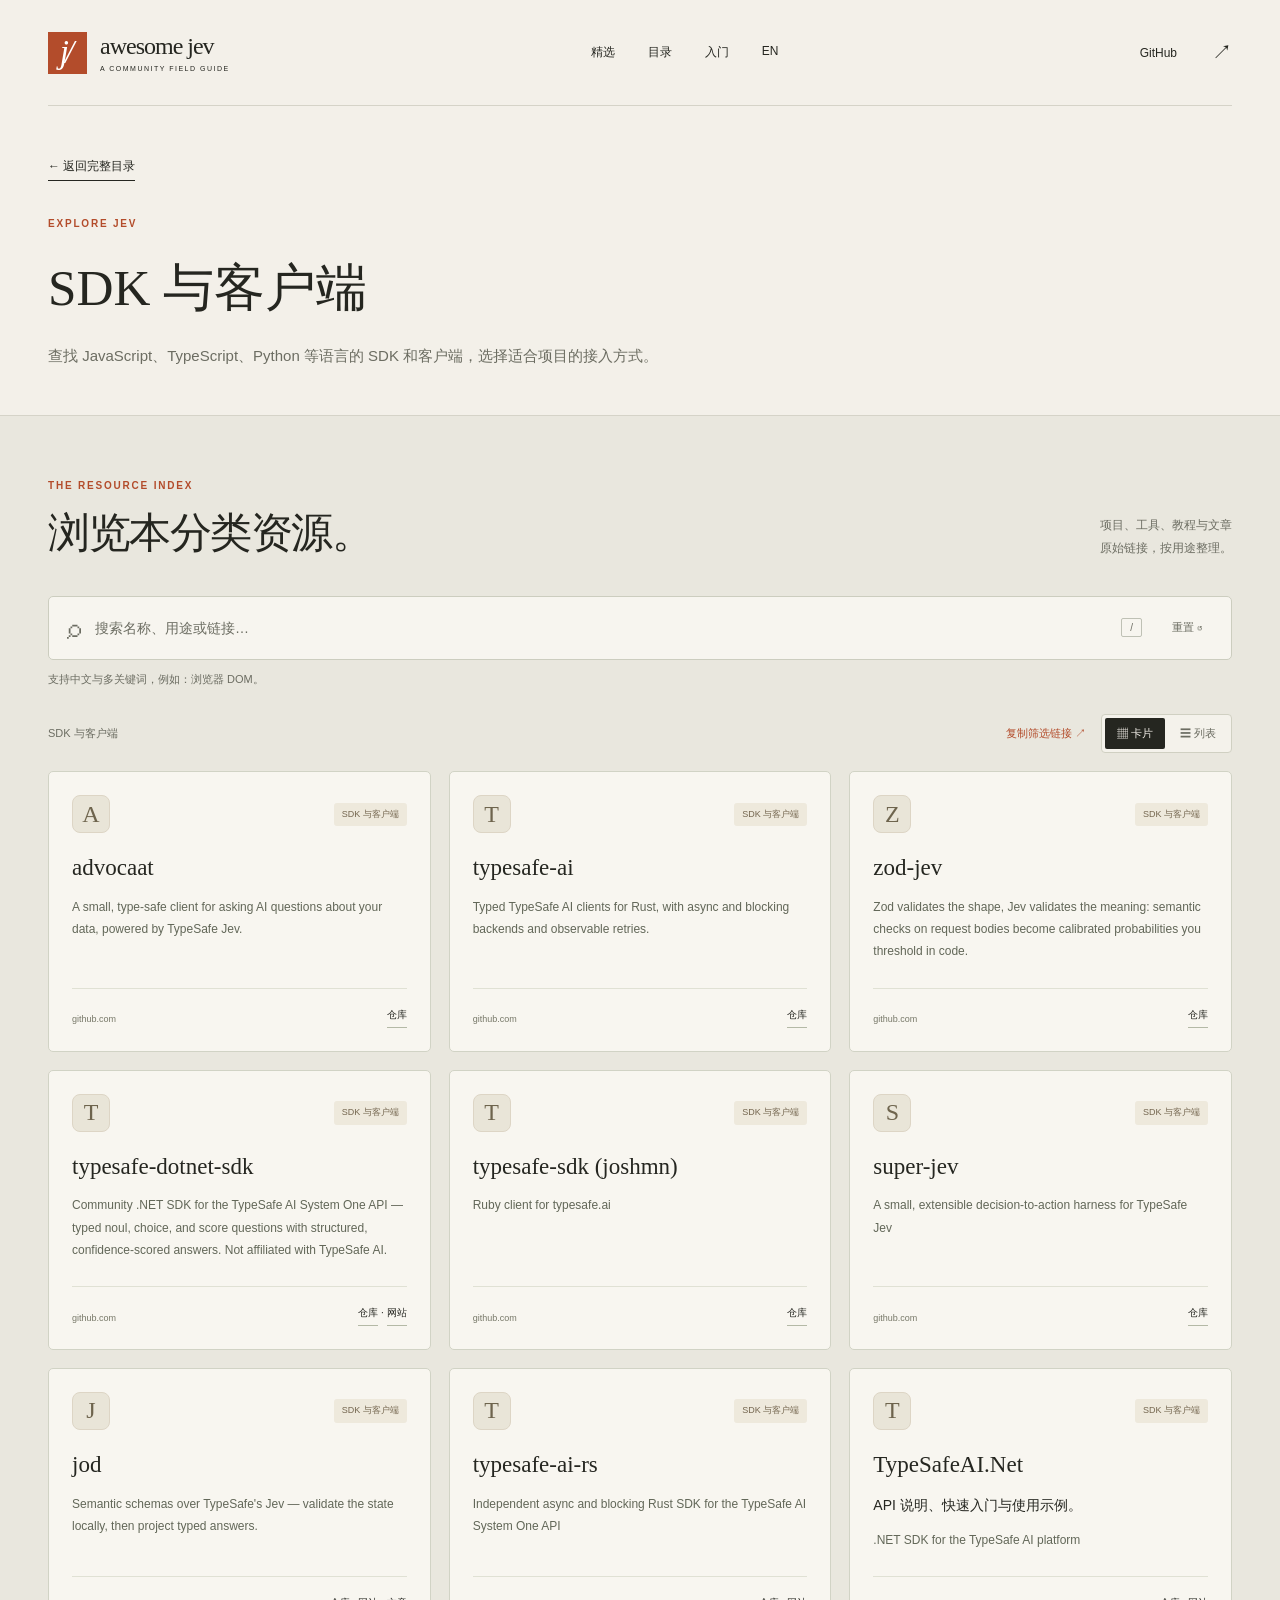
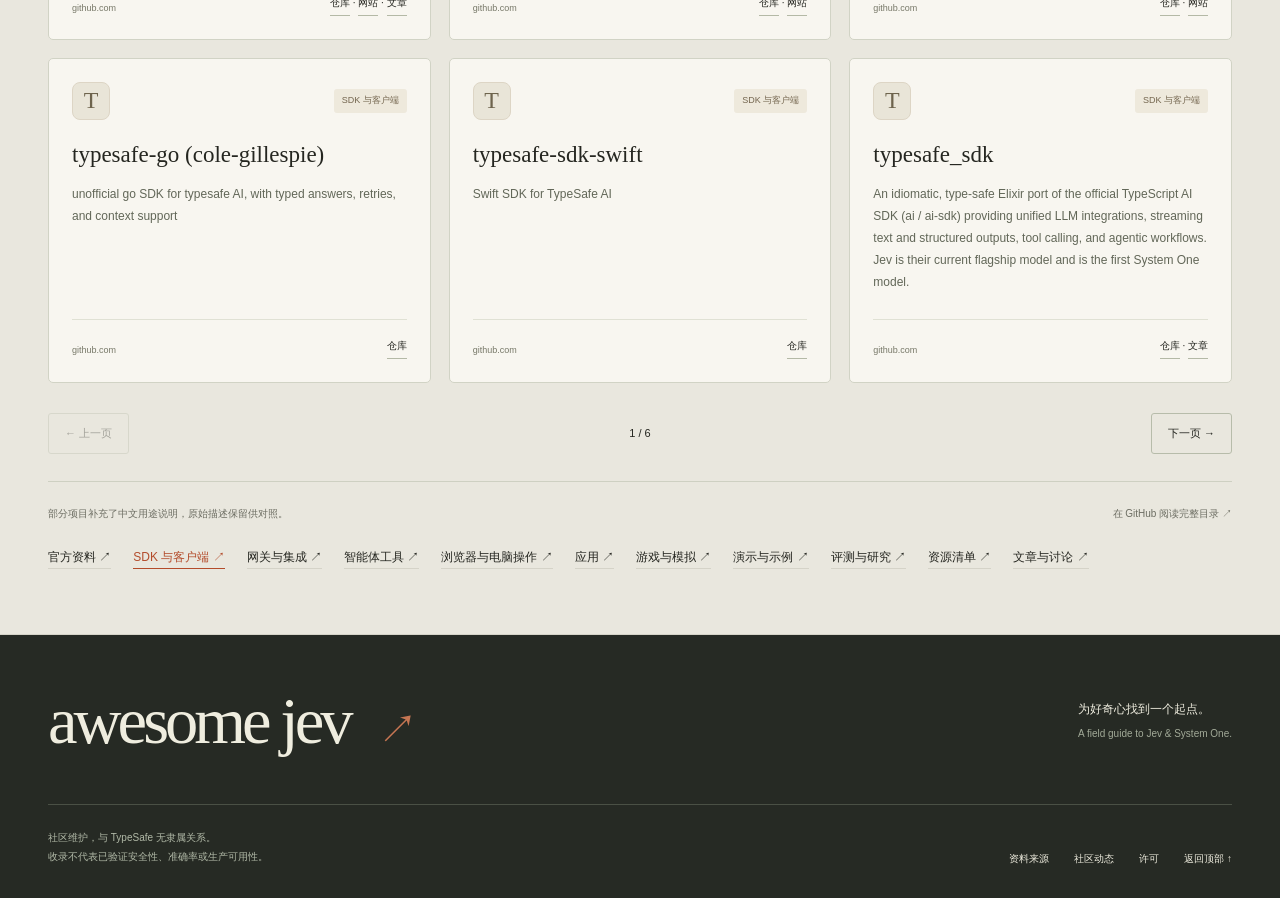
<file: docs/categories/sdks.html>
<!doctype html>
<html lang="zh-CN">
<head>
<meta charset="utf-8"><meta name="viewport" content="width=device-width,initial-scale=1"><meta name="theme-color" content="#f3f0e9">
<title>Jev SDK 与客户端 — Awesome Jev</title>
<meta name="description" content="查找 JavaScript、TypeScript、Python 等语言的 SDK 和客户端，选择适合项目的接入方式。">
<meta name="google-site-verification" content="RU2-TUFIhPM_cDASRGjQicB0VysuuAHV3V9HiHZ9Yn0" />
<link rel="canonical" href="https://majiayu000.github.io/awesome-jev/categories/sdks.html">
<meta property="og:type" content="website"><meta property="og:site_name" content="Awesome Jev"><meta property="og:title" content="Jev SDK 与客户端 — Awesome Jev">
<meta property="og:description" content="查找 JavaScript、TypeScript、Python 等语言的 SDK 和客户端，选择适合项目的接入方式。"><meta property="og:url" content="https://majiayu000.github.io/awesome-jev/categories/sdks.html">
<meta property="og:image" content="https://majiayu000.github.io/awesome-jev/social-preview.png"><meta property="og:image:width" content="1280"><meta property="og:image:height" content="640"><meta property="og:image:alt" content="Awesome Jev 项目目录与路径选择概念插画">
<meta name="twitter:card" content="summary_large_image"><meta name="twitter:title" content="Jev SDK 与客户端 — Awesome Jev"><meta name="twitter:description" content="查找 JavaScript、TypeScript、Python 等语言的 SDK 和客户端，选择适合项目的接入方式。"><meta name="twitter:image" content="https://majiayu000.github.io/awesome-jev/social-preview.png">
<link rel="stylesheet" href="../css/style.css"><script src="../js/app.js" defer></script>
</head>
<body>
<a class="skip" href="#resources">跳至资源目录</a>
<header class="site-header shell"><a class="brand" href="../" aria-label="Awesome Jev 首页"><span class="brand-mark" aria-hidden="true">j/</span><span>awesome jev<small>A COMMUNITY FIELD GUIDE</small></span></a><nav aria-label="主导航"><a href="../#featured">精选</a><a href="#resources">目录</a><a href="../#learn">入门</a><a href="https://github.com/majiayu000/awesome-jev/blob/main/README.md" lang="en">EN</a></nav><a class="github-link" href="https://github.com/majiayu000/awesome-jev">GitHub <span>↗</span></a></header>
<main><section class="category-intro shell"><a class="text-link" href="../#resources">← 返回完整目录</a><p class="eyebrow">EXPLORE JEV</p><h1>SDK 与客户端</h1><p>查找 JavaScript、TypeScript、Python 等语言的 SDK 和客户端，选择适合项目的接入方式。</p></section><section id="resources" class="catalog-section" aria-labelledby="catalog-title"><div class="shell"><div class="section-heading"><div><p class="eyebrow">THE RESOURCE INDEX</p><h2 id="catalog-title">浏览本分类资源。</h2></div><p class="section-caption">项目、工具、教程与文章<br>原始链接，按用途整理。</p></div>
<div class="catalog-main"><div id="filters" class="catalog-controls" hidden><label class="search-label" for="q"><span class="sr-only">搜索资源</span><span class="search-symbol" aria-hidden="true">⌕</span><input id="q" aria-describedby="search-help" type="search" placeholder="搜索名称、用途或链接…" autocomplete="off"><kbd aria-hidden="true">/</kbd></label><label class="sr-only" for="category"><span class="sr-only">分类</span><select id="category"><option value="">全部分类</option><option value="sdks">SDK 与客户端</option></select></label><button id="reset" class="reset" type="button">重置 ↺</button></div><p id="search-help" class="search-help">支持中文与多关键词，例如：浏览器 DOM。</p><div class="catalog-status"><p id="status" role="status" aria-live="polite">全部资源</p><div class="catalog-actions"><button id="share" type="button" hidden>复制筛选链接 ↗</button><div class="view-switch" id="view-switch" role="group" aria-label="目录显示方式" hidden><button type="button" data-view="grid" aria-pressed="true">▦ 卡片</button><button type="button" data-view="list" aria-pressed="false">☰ 列表</button></div></div></div><p id="share-status" role="status" aria-live="polite"></p><input id="share-url" aria-label="当前筛选链接" readonly hidden>
<noscript><p>下方可直接阅读全部资源。启用 JavaScript 后可搜索、分类和翻页。</p></noscript><div id="grid" data-label="SDK 与客户端" class="resource-list" data-view="grid"><article class="card" data-category="sdks"><div class="resource-body"><div class="resource-heading"><span class="resource-initial" aria-hidden="true">A</span><span class="category">SDK 与客户端</span></div><h3><a href="https://github.com/pithings/advocaat">advocaat</a></h3><p>A small, type-safe client for asking AI questions about your data, powered by TypeSafe Jev.</p></div><div class="resource-footer"><span class="resource-domain">github.com</span><div class="resource-links"><a href="https://github.com/pithings/advocaat">仓库</a></div></div></article><article class="card" data-category="sdks"><div class="resource-body"><div class="resource-heading"><span class="resource-initial" aria-hidden="true">T</span><span class="category">SDK 与客户端</span></div><h3><a href="https://github.com/Twister915/typesafe-ai">typesafe-ai</a></h3><p>Typed TypeSafe AI clients for Rust, with async and blocking backends and observable retries.</p></div><div class="resource-footer"><span class="resource-domain">github.com</span><div class="resource-links"><a href="https://github.com/Twister915/typesafe-ai">仓库</a></div></div></article><article class="card" data-category="sdks"><div class="resource-body"><div class="resource-heading"><span class="resource-initial" aria-hidden="true">Z</span><span class="category">SDK 与客户端</span></div><h3><a href="https://github.com/jomatsu/zod-jev">zod-jev</a></h3><p>Zod validates the shape, Jev validates the meaning: semantic checks on request bodies become calibrated probabilities you threshold in code.</p></div><div class="resource-footer"><span class="resource-domain">github.com</span><div class="resource-links"><a href="https://github.com/jomatsu/zod-jev">仓库</a></div></div></article><article class="card" data-category="sdks"><div class="resource-body"><div class="resource-heading"><span class="resource-initial" aria-hidden="true">T</span><span class="category">SDK 与客户端</span></div><h3><a href="https://github.com/saibimajdi/typesafeai-dotnet-sdk">typesafe-dotnet-sdk</a></h3><p>Community .NET SDK for the TypeSafe AI System One API — typed noul, choice, and score questions with structured, confidence-scored answers. Not affiliated with TypeSafe AI.</p></div><div class="resource-footer"><span class="resource-domain">github.com</span><div class="resource-links"><a href="https://github.com/saibimajdi/typesafeai-dotnet-sdk">仓库</a> · <a href="https://saibimajdi.github.io/typesafeai-dotnet-sdk/">网站</a></div></div></article><article class="card" data-category="sdks"><div class="resource-body"><div class="resource-heading"><span class="resource-initial" aria-hidden="true">T</span><span class="category">SDK 与客户端</span></div><h3><a href="https://github.com/joshmn/typesafe-sdk">typesafe-sdk (joshmn)</a></h3><p>Ruby client for typesafe.ai</p></div><div class="resource-footer"><span class="resource-domain">github.com</span><div class="resource-links"><a href="https://github.com/joshmn/typesafe-sdk">仓库</a></div></div></article><article class="card" data-category="sdks"><div class="resource-body"><div class="resource-heading"><span class="resource-initial" aria-hidden="true">S</span><span class="category">SDK 与客户端</span></div><h3><a href="https://github.com/Kevthetech143/super-jev">super-jev</a></h3><p>A small, extensible decision-to-action harness for TypeSafe Jev</p></div><div class="resource-footer"><span class="resource-domain">github.com</span><div class="resource-links"><a href="https://github.com/Kevthetech143/super-jev">仓库</a></div></div></article><article class="card" data-category="sdks"><div class="resource-body"><div class="resource-heading"><span class="resource-initial" aria-hidden="true">J</span><span class="category">SDK 与客户端</span></div><h3><a href="https://github.com/mateonunez/jod">jod</a></h3><p>Semantic schemas over TypeSafe&#x27;s Jev — validate the state locally, then project typed answers.</p></div><div class="resource-footer"><span class="resource-domain">github.com</span><div class="resource-links"><a href="https://github.com/mateonunez/jod">仓库</a> · <a href="https://npmjs.com/package/@mateonunez/jod">网站</a> · <a href="https://x.com/mmateonunez/status/2100612699394597125">文章</a></div></div></article><article class="card" data-category="sdks"><div class="resource-body"><div class="resource-heading"><span class="resource-initial" aria-hidden="true">T</span><span class="category">SDK 与客户端</span></div><h3><a href="https://github.com/gilljon/typesafe-ai-rs">typesafe-ai-rs</a></h3><p>Independent async and blocking Rust SDK for the TypeSafe AI System One API</p></div><div class="resource-footer"><span class="resource-domain">github.com</span><div class="resource-links"><a href="https://github.com/gilljon/typesafe-ai-rs">仓库</a> · <a href="https://docs.rs/typesafe-ai-rs">网站</a></div></div></article><article class="card" data-category="sdks"><div class="resource-body"><div class="resource-heading"><span class="resource-initial" aria-hidden="true">T</span><span class="category">SDK 与客户端</span></div><h3><a href="https://github.com/Hawxy/TypeSafeAI.Net">TypeSafeAI.Net</a></h3><p class="resource-zh" lang="zh-CN">API 说明、快速入门与使用示例。</p><p>.NET SDK for the TypeSafe AI platform</p></div><div class="resource-footer"><span class="resource-domain">github.com</span><div class="resource-links"><a href="https://github.com/Hawxy/TypeSafeAI.Net">仓库</a> · <a href="https://docs.typesafe.ai/">网站</a></div></div></article><article class="card" data-category="sdks"><div class="resource-body"><div class="resource-heading"><span class="resource-initial" aria-hidden="true">T</span><span class="category">SDK 与客户端</span></div><h3><a href="https://github.com/cole-gillespie/typesafe-go">typesafe-go (cole-gillespie)</a></h3><p>unofficial go SDK for typesafe AI, with typed answers, retries, and context support</p></div><div class="resource-footer"><span class="resource-domain">github.com</span><div class="resource-links"><a href="https://github.com/cole-gillespie/typesafe-go">仓库</a></div></div></article><article class="card" data-category="sdks"><div class="resource-body"><div class="resource-heading"><span class="resource-initial" aria-hidden="true">T</span><span class="category">SDK 与客户端</span></div><h3><a href="https://github.com/InsaneArts/typesafe-sdk-swift">typesafe-sdk-swift</a></h3><p>Swift SDK for TypeSafe AI</p></div><div class="resource-footer"><span class="resource-domain">github.com</span><div class="resource-links"><a href="https://github.com/InsaneArts/typesafe-sdk-swift">仓库</a></div></div></article><article class="card" data-category="sdks"><div class="resource-body"><div class="resource-heading"><span class="resource-initial" aria-hidden="true">T</span><span class="category">SDK 与客户端</span></div><h3><a href="https://github.com/nshkrdotcom/typesafe_sdk">typesafe_sdk</a></h3><p>An idiomatic, type-safe Elixir port of the official TypeScript AI SDK (ai / ai-sdk) providing unified LLM integrations, streaming text and structured outputs, tool calling, and agentic workflows. Jev is their current flagship model and is the first System One model.</p></div><div class="resource-footer"><span class="resource-domain">github.com</span><div class="resource-links"><a href="https://github.com/nshkrdotcom/typesafe_sdk">仓库</a> · <a href="https://x.com/elixirforum/status/2100495661942677648">文章</a></div></div></article><article class="card" data-category="sdks"><div class="resource-body"><div class="resource-heading"><span class="resource-initial" aria-hidden="true">J</span><span class="category">SDK 与客户端</span></div><h3><a href="https://github.com/fgn/jevgo">jevgo</a></h3><p>Go client for TypeSafe AI&#x27;s System One API (Jev), with optional Langfuse instrumentation</p></div><div class="resource-footer"><span class="resource-domain">github.com</span><div class="resource-links"><a href="https://github.com/fgn/jevgo">仓库</a></div></div></article><article class="card" data-category="sdks"><div class="resource-body"><div class="resource-heading"><span class="resource-initial" aria-hidden="true">J</span><span class="category">SDK 与客户端</span></div><h3><a href="https://github.com/AboveColin/jevclient">jevclient</a></h3><p>Async Python client for TypeSafe Jev. Typed questions in, probabilities and choices out, no prose to parse.</p></div><div class="resource-footer"><span class="resource-domain">github.com</span><div class="resource-links"><a href="https://github.com/AboveColin/jevclient">仓库</a> · <a href="https://pypi.org/project/jevclient/">网站</a></div></div></article><article class="card" data-category="sdks"><div class="resource-body"><div class="resource-heading"><span class="resource-initial" aria-hidden="true">J</span><span class="category">SDK 与客户端</span></div><h3><a href="https://github.com/guillemus/jev-go">jev-go (guillemus)</a></h3><p>Unofficial Go SDK for TypeSafe AI&#x27;s Jev API</p></div><div class="resource-footer"><span class="resource-domain">github.com</span><div class="resource-links"><a href="https://github.com/guillemus/jev-go">仓库</a></div></div></article><article class="card" data-category="sdks"><div class="resource-body"><div class="resource-heading"><span class="resource-initial" aria-hidden="true">J</span><span class="category">SDK 与客户端</span></div><h3><a href="https://github.com/Gaurav-Gosain/jev-go">jev-go (Gaurav-Gosain)</a></h3><p>Go client for TypeSafe&#x27;s System One API and its model Jev: typed judgments and calibrated probabilities instead of generated text</p></div><div class="resource-footer"><span class="resource-domain">github.com</span><div class="resource-links"><a href="https://github.com/Gaurav-Gosain/jev-go">仓库</a></div></div></article><article class="card" data-category="sdks"><div class="resource-body"><div class="resource-heading"><span class="resource-initial" aria-hidden="true">T</span><span class="category">SDK 与客户端</span></div><h3><a href="https://github.com/codeitlikemiley/typesafe-sdk-rust">typesafe-sdk-rust</a></h3><p>Rust SDK for the TypeSafe AI API</p></div><div class="resource-footer"><span class="resource-domain">github.com</span><div class="resource-links"><a href="https://github.com/codeitlikemiley/typesafe-sdk-rust">仓库</a></div></div></article><article class="card" data-category="sdks"><div class="resource-body"><div class="resource-heading"><span class="resource-initial" aria-hidden="true">Z</span><span class="category">SDK 与客户端</span></div><h3><a href="https://github.com/jamesward/zio-typesafe-ai">zio-typesafe-ai</a></h3><p>Scala 3 / ZIO client for the System One API: typed end-to-end, several questions per round-trip via NamedTuple.</p></div><div class="resource-footer"><span class="resource-domain">github.com</span><div class="resource-links"><a href="https://github.com/jamesward/zio-typesafe-ai">仓库</a></div></div></article><article class="card" data-category="sdks"><div class="resource-body"><div class="resource-heading"><span class="resource-initial" aria-hidden="true">T</span><span class="category">SDK 与客户端</span></div><h3><a href="https://github.com/JedimEmO/typesafe-client">typesafe-client</a></h3><p>Unofficial typed async Rust client for the TypeSafe System One API</p></div><div class="resource-footer"><span class="resource-domain">github.com</span><div class="resource-links"><a href="https://github.com/JedimEmO/typesafe-client">仓库</a></div></div></article><article class="card" data-category="sdks"><div class="resource-body"><div class="resource-heading"><span class="resource-initial" aria-hidden="true">T</span><span class="category">SDK 与客户端</span></div><h3><a href="https://github.com/chez-shanpu/typesafeai-go">typesafeai-go</a></h3><p>Go SDK for TypeSafe AI API https://docs.typesafe.ai/api</p></div><div class="resource-footer"><span class="resource-domain">github.com</span><div class="resource-links"><a href="https://github.com/chez-shanpu/typesafeai-go">仓库</a></div></div></article><article class="card" data-category="sdks"><div class="resource-body"><div class="resource-heading"><span class="resource-initial" aria-hidden="true">K</span><span class="category">SDK 与客户端</span></div><h3><a href="https://github.com/kunobi-ninja/kunobi-jev">kunobi-jev</a></h3><p>Rust client for the TypeSafe System One API (Jev)</p></div><div class="resource-footer"><span class="resource-domain">github.com</span><div class="resource-links"><a href="https://github.com/kunobi-ninja/kunobi-jev">仓库</a></div></div></article><article class="card" data-category="sdks"><div class="resource-body"><div class="resource-heading"><span class="resource-initial" aria-hidden="true">T</span><span class="category">SDK 与客户端</span></div><h3><a href="https://github.com/tinyhumansai/tinyjevclient">tinyjevclient</a></h3><p>An integration with jev by typesafe.ai in Rust</p></div><div class="resource-footer"><span class="resource-domain">github.com</span><div class="resource-links"><a href="https://github.com/tinyhumansai/tinyjevclient">仓库</a></div></div></article><article class="card" data-category="sdks"><div class="resource-body"><div class="resource-heading"><span class="resource-initial" aria-hidden="true">D</span><span class="category">SDK 与客户端</span></div><h3><a href="https://github.com/yairshy/decido">decido</a></h3><p>Probabilistic decisions for Python. Use Jev or bring your own provider; crawl with Playwright.</p></div><div class="resource-footer"><span class="resource-domain">github.com</span><div class="resource-links"><a href="https://github.com/yairshy/decido">仓库</a></div></div></article><article class="card" data-category="sdks"><div class="resource-body"><div class="resource-heading"><span class="resource-initial" aria-hidden="true">T</span><span class="category">SDK 与客户端</span></div><h3><a href="https://github.com/binnash/typesafe-sdk">typesafe-sdk (binnash)</a></h3><p>PHP &amp; Laravel SDK for TypeSafe AI&#x27;s JEV Model series</p></div><div class="resource-footer"><span class="resource-domain">github.com</span><div class="resource-links"><a href="https://github.com/binnash/typesafe-sdk">仓库</a></div></div></article><article class="card" data-category="sdks"><div class="resource-body"><div class="resource-heading"><span class="resource-initial" aria-hidden="true">J</span><span class="category">SDK 与客户端</span></div><h3><a href="https://github.com/anilsenay/jev">jev</a></h3><p>Unofficial Go client for TypeSafe&#x27;s System One API  and its model, Jev.</p></div><div class="resource-footer"><span class="resource-domain">github.com</span><div class="resource-links"><a href="https://github.com/anilsenay/jev">仓库</a></div></div></article><article class="card" data-category="sdks"><div class="resource-body"><div class="resource-heading"><span class="resource-initial" aria-hidden="true">T</span><span class="category">SDK 与客户端</span></div><h3><a href="https://github.com/zhirschtritt/typesafe-go">typesafe-go (zhirschtritt)</a></h3><p>Idiomatic Go SDK for the TypeSafe AI API</p></div><div class="resource-footer"><span class="resource-domain">github.com</span><div class="resource-links"><a href="https://github.com/zhirschtritt/typesafe-go">仓库</a> · <a href="https://pkg.go.dev/github.com/zhirschtritt/typesafe-go">网站</a></div></div></article><article class="card" data-category="sdks"><div class="resource-body"><div class="resource-heading"><span class="resource-initial" aria-hidden="true">T</span><span class="category">SDK 与客户端</span></div><h3><a href="https://github.com/vinnie357/typesafe_sdk_ex">typesafe_sdk_ex</a></h3><p>Typesafe AI SDK in Elixir using Req</p></div><div class="resource-footer"><span class="resource-domain">github.com</span><div class="resource-links"><a href="https://github.com/vinnie357/typesafe_sdk_ex">仓库</a></div></div></article><article class="card" data-category="sdks"><div class="resource-body"><div class="resource-heading"><span class="resource-initial" aria-hidden="true">T</span><span class="category">SDK 与客户端</span></div><h3><a href="https://github.com/valksor/typesafe-sdk-php">typesafe-sdk-php</a></h3><p>Unofficial PHP SDK for the TypeSafe AI System One API — 1:1 parity with the official JS and Python SDKs. Not affiliated with TypeSafe AI.</p></div><div class="resource-footer"><span class="resource-domain">github.com</span><div class="resource-links"><a href="https://github.com/valksor/typesafe-sdk-php">仓库</a> · <a href="https://packagist.org/packages/valksor/typesafe-sdk-php">网站</a></div></div></article><article class="card" data-category="sdks"><div class="resource-body"><div class="resource-heading"><span class="resource-initial" aria-hidden="true">T</span><span class="category">SDK 与客户端</span></div><h3><a href="https://github.com/valksor/typesafe-sdk-go">typesafe-sdk-go</a></h3><p>Unofficial Go SDK for the TypeSafe AI System One API — 1:1 parity with the official JS and Python SDKs. Not affiliated with TypeSafe AI.</p></div><div class="resource-footer"><span class="resource-domain">github.com</span><div class="resource-links"><a href="https://github.com/valksor/typesafe-sdk-go">仓库</a></div></div></article><article class="card" data-category="sdks"><div class="resource-body"><div class="resource-heading"><span class="resource-initial" aria-hidden="true">T</span><span class="category">SDK 与客户端</span></div><h3><a href="https://github.com/typesend/typesafe_ai">typesafe_ai (typesend)</a></h3><p>Unofficial Elixir SDK for the TypeSafe AI API</p></div><div class="resource-footer"><span class="resource-domain">github.com</span><div class="resource-links"><a href="https://github.com/typesend/typesafe_ai">仓库</a> · <a href="https://typesafe-api.hexdocs.pm/readme.html">网站</a></div></div></article><article class="card" data-category="sdks"><div class="resource-body"><div class="resource-heading"><span class="resource-initial" aria-hidden="true">T</span><span class="category">SDK 与客户端</span></div><h3><a href="https://github.com/mattneel/typesafe.zig">typesafe.zig</a></h3><p>An idiomatic Zig client for the TypeSafe AI API</p></div><div class="resource-footer"><span class="resource-domain">github.com</span><div class="resource-links"><a href="https://github.com/mattneel/typesafe.zig">仓库</a></div></div></article><article class="card" data-category="sdks"><div class="resource-body"><div class="resource-heading"><span class="resource-initial" aria-hidden="true">T</span><span class="category">SDK 与客户端</span></div><h3><a href="https://github.com/mattneel/typesafe">typesafe</a></h3><p>An idiomatic Elixir client for the TypeSafe AI API</p></div><div class="resource-footer"><span class="resource-domain">github.com</span><div class="resource-links"><a href="https://github.com/mattneel/typesafe">仓库</a></div></div></article><article class="card" data-category="sdks"><div class="resource-body"><div class="resource-heading"><span class="resource-initial" aria-hidden="true">T</span><span class="category">SDK 与客户端</span></div><h3><a href="https://github.com/hfiguera/typesafe_ai">typesafe_ai (hfiguera)</a></h3><p>A supervised Mint client for the TypeSafe AI System One API</p></div><div class="resource-footer"><span class="resource-domain">github.com</span><div class="resource-links"><a href="https://github.com/hfiguera/typesafe_ai">仓库</a></div></div></article><article class="card" data-category="sdks"><div class="resource-body"><div class="resource-heading"><span class="resource-initial" aria-hidden="true">S</span><span class="category">SDK 与客户端</span></div><h3><a href="https://github.com/AbdelStark/s1-rs">s1-rs</a></h3><p>Typed System One layer for Rust (Choice/Score/Noul).</p></div><div class="resource-footer"><span class="resource-domain">github.com</span><div class="resource-links"><a href="https://github.com/AbdelStark/s1-rs">仓库</a></div></div></article><article class="card" data-category="sdks"><div class="resource-body"><div class="resource-heading"><span class="resource-initial" aria-hidden="true">T</span><span class="category">SDK 与客户端</span></div><h3><a href="https://github.com/AbdelStark/typesafe-rs">typesafe-rs</a></h3><p>Latency-first Rust SDK for TypeSafe System One.</p></div><div class="resource-footer"><span class="resource-domain">github.com</span><div class="resource-links"><a href="https://github.com/AbdelStark/typesafe-rs">仓库</a> · <a href="https://docs.rs/typesafe-rs/latest/typesafe_rs/">网站</a></div></div></article><article class="card" data-category="sdks"><div class="resource-body"><div class="resource-heading"><span class="resource-initial" aria-hidden="true">K</span><span class="category">SDK 与客户端</span></div><h3><a href="https://github.com/kitze/skillbox">kitze/skillbox</a></h3><p>Self-hosted, versioned skills library for AI agents. MCP, scoped clients, and optional Jev recommendations.</p></div><div class="resource-footer"><span class="resource-domain">github.com</span><div class="resource-links"><a href="https://github.com/kitze/skillbox">仓库</a></div></div></article><article class="card" data-category="sdks"><div class="resource-body"><div class="resource-heading"><span class="resource-initial" aria-hidden="true">G</span><span class="category">SDK 与客户端</span></div><h3><a href="https://github.com/gamesonrblx/Jevbridge">gamesonrblx/Jevbridge</a></h3><p>ACP and MCP adapter that bridges TypeSafe Jev with any LLM — computer use and typed decisions alongside Codex, Claude, Grok, and OpenCode.</p></div><div class="resource-footer"><span class="resource-domain">github.com</span><div class="resource-links"><a href="https://github.com/gamesonrblx/Jevbridge">仓库</a></div></div></article><article class="card" data-category="sdks"><div class="resource-body"><div class="resource-heading"><span class="resource-initial" aria-hidden="true">F</span><span class="category">SDK 与客户端</span></div><h3><a href="https://github.com/frostney/clean-code-review">frostney/clean-code-review</a></h3><p>Every code file in a pull request, judged against Uncle Bob&#x27;s Clean Code by TypeSafe&#x27;s Jev, then reviewed by Luna. Built on eve and Next.js.</p></div><div class="resource-footer"><span class="resource-domain">github.com</span><div class="resource-links"><a href="https://github.com/frostney/clean-code-review">仓库</a> · <a href="https://clean-code-review.vercel.app">网站</a></div></div></article><article class="card" data-category="sdks"><div class="resource-body"><div class="resource-heading"><span class="resource-initial" aria-hidden="true">O</span><span class="category">SDK 与客户端</span></div><h3><a href="https://github.com/Olti1947/jev-java">Olti1947/jev-java</a></h3><p>Idiomatic Java SDK for TypeSafe AI Jev System One decision engine</p></div><div class="resource-footer"><span class="resource-domain">github.com</span><div class="resource-links"><a href="https://github.com/Olti1947/jev-java">仓库</a></div></div></article><article class="card" data-category="sdks"><div class="resource-body"><div class="resource-heading"><span class="resource-initial" aria-hidden="true">2</span><span class="category">SDK 与客户端</span></div><h3><a href="https://github.com/2389-research/typesafe-go">2389-research/typesafe-go</a></h3><p>A Go client for the TypeSafe System One API — typed judgments and probabilities, zero dependencies outside the standard library.</p></div><div class="resource-footer"><span class="resource-domain">github.com</span><div class="resource-links"><a href="https://github.com/2389-research/typesafe-go">仓库</a></div></div></article><article class="card" data-category="sdks"><div class="resource-body"><div class="resource-heading"><span class="resource-initial" aria-hidden="true">P</span><span class="category">SDK 与客户端</span></div><h3><a href="https://github.com/Premo-Cloud/typesafe-sdk-java">Premo-Cloud/typesafe-sdk-java</a></h3><p class="resource-zh" lang="zh-CN">API 说明、快速入门与使用示例。</p><p>Community Java client for the TypeSafe System One API (unofficial)</p></div><div class="resource-footer"><span class="resource-domain">github.com</span><div class="resource-links"><a href="https://github.com/Premo-Cloud/typesafe-sdk-java">仓库</a> · <a href="https://docs.typesafe.ai">网站</a></div></div></article><article class="card" data-category="sdks"><div class="resource-body"><div class="resource-heading"><span class="resource-initial" aria-hidden="true">Y</span><span class="category">SDK 与客户端</span></div><h3><a href="https://github.com/yzfly/awesome-jev-zh">yzfly/awesome-jev-zh</a></h3><p>Jev / TypeSafe System One 中文精选列表：官方资料、SDK、爆款应用、Agent 工具、开源复现与独立评测，附中文上手指南，每日自动收录 GitHub 热门项目。</p></div><div class="resource-footer"><span class="resource-domain">github.com</span><div class="resource-links"><a href="https://github.com/yzfly/awesome-jev-zh">仓库</a> · <a href="https://code.jiangshu.ai/awesome-jev-zh/">网站</a></div></div></article><article class="card" data-category="sdks"><div class="resource-body"><div class="resource-heading"><span class="resource-initial" aria-hidden="true">L</span><span class="category">SDK 与客户端</span></div><h3><a href="https://github.com/latere-ai/typesafe-ai-go-sdk">latere-ai/typesafe-ai-go-sdk</a></h3><p>Go client for the TypeSafe API</p></div><div class="resource-footer"><span class="resource-domain">github.com</span><div class="resource-links"><a href="https://github.com/latere-ai/typesafe-ai-go-sdk">仓库</a></div></div></article><article class="card" data-category="sdks"><div class="resource-body"><div class="resource-heading"><span class="resource-initial" aria-hidden="true">S</span><span class="category">SDK 与客户端</span></div><h3><a href="https://github.com/Stumble/jev-go">Stumble/jev-go</a></h3><p>Community Go SDK for TypeSafe AI Jev / System One</p></div><div class="resource-footer"><span class="resource-domain">github.com</span><div class="resource-links"><a href="https://github.com/Stumble/jev-go">仓库</a></div></div></article><article class="card" data-category="sdks"><div class="resource-body"><div class="resource-heading"><span class="resource-initial" aria-hidden="true">A</span><span class="category">SDK 与客户端</span></div><h3><a href="https://github.com/abeldzan/jev-rs">abeldzan/jev-rs</a></h3><p>Async-first Rust SDK for the TypeSafe AI API</p></div><div class="resource-footer"><span class="resource-domain">github.com</span><div class="resource-links"><a href="https://github.com/abeldzan/jev-rs">仓库</a></div></div></article><article class="card" data-category="sdks"><div class="resource-body"><div class="resource-heading"><span class="resource-initial" aria-hidden="true">A</span><span class="category">SDK 与客户端</span></div><h3><a href="https://github.com/aoprisan/typesafe-ai-rust-sdk">aoprisan/typesafe-ai-rust-sdk</a></h3><p>原始资料未提供说明。</p></div><div class="resource-footer"><span class="resource-domain">github.com</span><div class="resource-links"><a href="https://github.com/aoprisan/typesafe-ai-rust-sdk">仓库</a></div></div></article><article class="card" data-category="sdks"><div class="resource-body"><div class="resource-heading"><span class="resource-initial" aria-hidden="true">A</span><span class="category">SDK 与客户端</span></div><h3><a href="https://github.com/aoprisan/typesafe-ai-scala-sdk">aoprisan/typesafe-ai-scala-sdk</a></h3><p>原始资料未提供说明。</p></div><div class="resource-footer"><span class="resource-domain">github.com</span><div class="resource-links"><a href="https://github.com/aoprisan/typesafe-ai-scala-sdk">仓库</a></div></div></article><article class="card" data-category="sdks"><div class="resource-body"><div class="resource-heading"><span class="resource-initial" aria-hidden="true">D</span><span class="category">SDK 与客户端</span></div><h3><a href="https://github.com/dakdevs/decide-mcp">dakdevs/decide-mcp</a></h3><p>Configurable decision MCP server with AI SDK, Jev, percentage scores, and bias profile routing</p></div><div class="resource-footer"><span class="resource-domain">github.com</span><div class="resource-links"><a href="https://github.com/dakdevs/decide-mcp">仓库</a></div></div></article><article class="card" data-category="sdks"><div class="resource-body"><div class="resource-heading"><span class="resource-initial" aria-hidden="true">D</span><span class="category">SDK 与客户端</span></div><h3><a href="https://github.com/david1gp/jev">david1gp/jev</a></h3><p>Result-based TypeSafe System One client library and jev command-line interface.</p></div><div class="resource-footer"><span class="resource-domain">github.com</span><div class="resource-links"><a href="https://github.com/david1gp/jev">仓库</a></div></div></article><article class="card" data-category="sdks"><div class="resource-body"><div class="resource-heading"><span class="resource-initial" aria-hidden="true">E</span><span class="category">SDK 与客户端</span></div><h3><a href="https://github.com/ehmpathy/rhachet-brains-typesafeai">ehmpathy/rhachet-brains-typesafeai</a></h3><p>rhachet brain.atom adapter for typesafe.ai classifier models</p></div><div class="resource-footer"><span class="resource-domain">github.com</span><div class="resource-links"><a href="https://github.com/ehmpathy/rhachet-brains-typesafeai">仓库</a></div></div></article><article class="card" data-category="sdks"><div class="resource-body"><div class="resource-heading"><span class="resource-initial" aria-hidden="true">J</span><span class="category">SDK 与客户端</span></div><h3><a href="https://github.com/jonesmelton/verdict">jonesmelton/verdict</a></h3><p>ocaml sdk for typesafe.ai&#x27;s jev model</p></div><div class="resource-footer"><span class="resource-domain">github.com</span><div class="resource-links"><a href="https://github.com/jonesmelton/verdict">仓库</a></div></div></article><article class="card" data-category="sdks"><div class="resource-body"><div class="resource-heading"><span class="resource-initial" aria-hidden="true">K</span><span class="category">SDK 与客户端</span></div><h3><a href="https://github.com/kazz187/jev-sdk-go">kazz187/jev-sdk-go</a></h3><p>Go 1.27 client for TypeSafe AI&#x27;s Jev (System One) API: typed questions, typed answers</p></div><div class="resource-footer"><span class="resource-domain">github.com</span><div class="resource-links"><a href="https://github.com/kazz187/jev-sdk-go">仓库</a></div></div></article><article class="card" data-category="sdks"><div class="resource-body"><div class="resource-heading"><span class="resource-initial" aria-hidden="true">K</span><span class="category">SDK 与客户端</span></div><h3><a href="https://github.com/kraayenjon/awesome-jev">kraayenjon/awesome-jev</a></h3><p>A curated list of Jev use cases, projects, SDKs, and resources. Jev is TypeSafe AI&#x27;s System One model for fast, typed decisions in software — Choice, Score, and Noul with calibrated probabilities.</p></div><div class="resource-footer"><span class="resource-domain">github.com</span><div class="resource-links"><a href="https://github.com/kraayenjon/awesome-jev">仓库</a> · <a href="https://madewithjev.com">网站</a></div></div></article><article class="card" data-category="sdks"><div class="resource-body"><div class="resource-heading"><span class="resource-initial" aria-hidden="true">L</span><span class="category">SDK 与客户端</span></div><h3><a href="https://github.com/lu-zero/systemone">lu-zero/systemone</a></h3><p>Rust client for the TypeSafe AI systemone API</p></div><div class="resource-footer"><span class="resource-domain">github.com</span><div class="resource-links"><a href="https://github.com/lu-zero/systemone">仓库</a></div></div></article><article class="card" data-category="sdks"><div class="resource-body"><div class="resource-heading"><span class="resource-initial" aria-hidden="true">M</span><span class="category">SDK 与客户端</span></div><h3><a href="https://github.com/maddygoround/typesafeai-cli">maddygoround/typesafeai-cli</a></h3><p>Give your AI agent a CLI companion who has access to TypeSafe AI&#x27;s Jev.</p></div><div class="resource-footer"><span class="resource-domain">github.com</span><div class="resource-links"><a href="https://github.com/maddygoround/typesafeai-cli">仓库</a></div></div></article><article class="card" data-category="sdks"><div class="resource-body"><div class="resource-heading"><span class="resource-initial" aria-hidden="true">M</span><span class="category">SDK 与客户端</span></div><h3><a href="https://github.com/mhmdkzr/jev">mhmdkzr/jev</a></h3><p>An unofficial Go client for TypeSafe&#x27;s System One Jev model</p></div><div class="resource-footer"><span class="resource-domain">github.com</span><div class="resource-links"><a href="https://github.com/mhmdkzr/jev">仓库</a></div></div></article><article class="card" data-category="sdks"><div class="resource-body"><div class="resource-heading"><span class="resource-initial" aria-hidden="true">M</span><span class="category">SDK 与客户端</span></div><h3><a href="https://github.com/mzainzulifqar/jev-php-sdk">mzainzulifqar/jev-php-sdk</a></h3><p>PHP SDK for TypeSafe&#x27;s Jev: send text and typed questions, get typed answers with calibrated confidence. PHP 8.1+, works with any PSR-18 client, Laravel 8–13.</p></div><div class="resource-footer"><span class="resource-domain">github.com</span><div class="resource-links"><a href="https://github.com/mzainzulifqar/jev-php-sdk">仓库</a> · <a href="https://packagist.org/packages/mzainzulifqar/jev-php-sdk">网站</a></div></div></article><article class="card" data-category="sdks"><div class="resource-body"><div class="resource-heading"><span class="resource-initial" aria-hidden="true">N</span><span class="category">SDK 与客户端</span></div><h3><a href="https://github.com/Nibir1/typesafe-go">Nibir1/typesafe-go</a></h3><p>Community-maintained Go SDK for the TypeSafe &quot;System One&quot; API (`Jev`)</p></div><div class="resource-footer"><span class="resource-domain">github.com</span><div class="resource-links"><a href="https://github.com/Nibir1/typesafe-go">仓库</a></div></div></article><article class="card" data-category="sdks"><div class="resource-body"><div class="resource-heading"><span class="resource-initial" aria-hidden="true">N</span><span class="category">SDK 与客户端</span></div><h3><a href="https://github.com/nu-sync/effect-evaluation">nu-sync/effect-evaluation</a></h3><p>An Effect-native client for TypeSafe AI System One models (Jev)</p></div><div class="resource-footer"><span class="resource-domain">github.com</span><div class="resource-links"><a href="https://github.com/nu-sync/effect-evaluation">仓库</a></div></div></article><article class="card" data-category="sdks"><div class="resource-body"><div class="resource-heading"><span class="resource-initial" aria-hidden="true">O</span><span class="category">SDK 与客户端</span></div><h3><a href="https://github.com/obie/ruby_decision_model">obie/ruby_decision_model</a></h3><p>Ruby client for decision models such as Typesafe Jev</p></div><div class="resource-footer"><span class="resource-domain">github.com</span><div class="resource-links"><a href="https://github.com/obie/ruby_decision_model">仓库</a></div></div></article><article class="card" data-category="sdks"><div class="resource-body"><div class="resource-heading"><span class="resource-initial" aria-hidden="true">P</span><span class="category">SDK 与客户端</span></div><h3><a href="https://github.com/pierangeloc/zio-typesafe-ai">pierangeloc/zio-typesafe-ai</a></h3><p>Simple ZIO based client library for typesafe-ai</p></div><div class="resource-footer"><span class="resource-domain">github.com</span><div class="resource-links"><a href="https://github.com/pierangeloc/zio-typesafe-ai">仓库</a></div></div></article><article class="card" data-category="sdks"><div class="resource-body"><div class="resource-heading"><span class="resource-initial" aria-hidden="true">R</span><span class="category">SDK 与客户端</span></div><h3><a href="https://github.com/RadixILS-Dev/typesafe-sdk-go">RadixILS-Dev/typesafe-sdk-go</a></h3><p>A typesafe.ai client written in golang</p></div><div class="resource-footer"><span class="resource-domain">github.com</span><div class="resource-links"><a href="https://github.com/RadixILS-Dev/typesafe-sdk-go">仓库</a></div></div></article><article class="card" data-category="sdks"><div class="resource-body"><div class="resource-heading"><span class="resource-initial" aria-hidden="true">S</span><span class="category">SDK 与客户端</span></div><h3><a href="https://github.com/sava-software/typesafe-client">sava-software/typesafe-client</a></h3><p>Java client for the TypeSafe System One API (Jev): typed questions in, calibrated probabilities out</p></div><div class="resource-footer"><span class="resource-domain">github.com</span><div class="resource-links"><a href="https://github.com/sava-software/typesafe-client">仓库</a></div></div></article><article class="card" data-category="sdks"><div class="resource-body"><div class="resource-heading"><span class="resource-initial" aria-hidden="true">S</span><span class="category">SDK 与客户端</span></div><h3><a href="https://github.com/SergeAx/typesafe-sdk-go">SergeAx/typesafe-sdk-go</a></h3><p>TypeSafe.AI Go SDK</p></div><div class="resource-footer"><span class="resource-domain">github.com</span><div class="resource-links"><a href="https://github.com/SergeAx/typesafe-sdk-go">仓库</a></div></div></article><article class="card" data-category="sdks"><div class="resource-body"><div class="resource-heading"><span class="resource-initial" aria-hidden="true">S</span><span class="category">SDK 与客户端</span></div><h3><a href="https://github.com/Shubham510/typesafe-go">Shubham510/typesafe-go</a></h3><p>Unofficial Go SDK for TypeSafe AI&#x27;s System One API (Jev).</p></div><div class="resource-footer"><span class="resource-domain">github.com</span><div class="resource-links"><a href="https://github.com/Shubham510/typesafe-go">仓库</a></div></div></article><article class="card" data-category="sdks"><div class="resource-body"><div class="resource-heading"><span class="resource-initial" aria-hidden="true">S</span><span class="category">SDK 与客户端</span></div><h3><a href="https://github.com/stillroom/agent-workflow-lab">stillroom/agent-workflow-lab</a></h3><p>Typed state, explicit transitions, one narrow model judgment, and a human approval gate — a rebuildable agent workflow using and testing Jev.</p></div><div class="resource-footer"><span class="resource-domain">github.com</span><div class="resource-links"><a href="https://github.com/stillroom/agent-workflow-lab">仓库</a></div></div></article><article class="card" data-category="sdks"><div class="resource-body"><div class="resource-heading"><span class="resource-initial" aria-hidden="true">X</span><span class="category">SDK 与客户端</span></div><h3><a href="https://github.com/xingwudao/OpenJev">xingwudao/OpenJev</a></h3><p>OpenJev: an independent Jev-inspired System One decision API based on TypeSafe.ai concepts. Choice, score and noul primitives, local mock server, Python and TypeScript SDKs. Real inference planned; not affiliated with TypeSafe AI.</p></div><div class="resource-footer"><span class="resource-domain">github.com</span><div class="resource-links"><a href="https://github.com/xingwudao/OpenJev">仓库</a></div></div></article></div><div id="empty" class="empty-state" hidden><span aria-hidden="true">∅</span><h3>暂时没有找到。</h3><p>试试项目英文名、相关用途，或重置筛选。</p><button type="button" id="empty-reset">重新浏览全部资源 ↗</button></div><nav id="pagination" class="pagination" aria-label="资源分页" hidden><button type="button" id="page-prev">← 上一页</button><span id="page-status" aria-live="polite"></span><button type="button" id="page-next">下一页 →</button></nav><p class="catalog-footnote">部分项目补充了中文用途说明，原始描述保留供对照。<a href="https://github.com/majiayu000/awesome-jev/blob/main/catalog/FULL.md">在 GitHub 阅读完整目录 ↗</a></p><nav class="category-directory" aria-label="分类专页"><a href="../categories/official.html">官方资料 ↗</a><a href="../categories/sdks.html" aria-current="page">SDK 与客户端 ↗</a><a href="../categories/integrations.html">网关与集成 ↗</a><a href="../categories/agents.html">智能体工具 ↗</a><a href="../categories/browser.html">浏览器与电脑操作 ↗</a><a href="../categories/apps.html">应用 ↗</a><a href="../categories/games.html">游戏与模拟 ↗</a><a href="../categories/demos.html">演示与示例 ↗</a><a href="../categories/research.html">评测与研究 ↗</a><a href="../categories/lists.html">资源清单 ↗</a><a href="../categories/articles.html">文章与讨论 ↗</a></nav></div></div></section>
</main><footer class="site-footer"><div class="shell footer-top"><a class="footer-wordmark" href="#">awesome jev<span>↗</span></a><p>为好奇心找到一个起点。<br><span>A field guide to Jev & System One.</span></p></div><div class="shell footer-bottom"><p>社区维护，与 TypeSafe 无隶属关系。<br>收录不代表已验证安全性、准确率或生产可用性。</p><nav aria-label="页脚导航"><a href="https://github.com/majiayu000/awesome-jev/blob/main/SOURCE.md">资料来源</a><a href="https://github.com/majiayu000/awesome-jev/blob/main/updates/README.md">社区动态</a><a href="https://github.com/majiayu000/awesome-jev/blob/main/LICENSE">许可</a><a href="#">返回顶部 ↑</a></nav></div></footer>
</body></html>
</file>
<file: docs/css/style.css>
:root{--paper:#f3f0e9;--ink:#252620;--muted:#6c6d62;--line:#d5d3c8;--accent:#b34c2b;--orange:#cc633d;--serif:Georgia,"Songti SC","Noto Serif CJK SC",serif;--sans:"Avenir Next","PingFang SC","Microsoft YaHei",sans-serif}
*{box-sizing:border-box}html{scroll-behavior:smooth;scroll-padding-top:28px}body{margin:0;background:var(--paper);color:var(--ink);font-family:var(--sans);-webkit-font-smoothing:antialiased}a{color:inherit;text-decoration:none}button,input,select{font:inherit}button,a{-webkit-tap-highlight-color:transparent}button{cursor:pointer}button:disabled{cursor:default;opacity:.35}button:focus-visible,a:focus-visible,input:focus-visible,select:focus-visible{outline:2px solid var(--accent);outline-offset:5px}[hidden]{display:none!important}img{display:block;max-width:100%}.shell{width:min(1320px,calc(100% - 96px));margin-inline:auto}.eyebrow{font-size:10px;font-weight:600;letter-spacing:1.8px;margin:0 0 24px;line-height:1.5}h1,h2,h3,p{margin-top:0}h2{font-family:var(--serif);font-weight:500;font-size:42px;letter-spacing:-1.5px;line-height:1.25;margin-bottom:0}.text-link{font-size:12px;border-bottom:1px solid var(--ink);padding-bottom:5px;display:inline-block;width:max-content}.text-link:hover{color:var(--accent);border-color:var(--accent)}.button{display:inline-flex;align-items:center;justify-content:space-between;gap:35px;padding:17px 23px;border-radius:3px;font-size:13px}.button span{font-size:20px}.primary{background:var(--ink);color:var(--paper)}.primary:hover{background:var(--accent)}
.site-header{height:106px;display:flex;align-items:center;justify-content:space-between;border-bottom:1px solid var(--line);gap:24px}.brand{display:flex;align-items:center;gap:13px;font:24px var(--serif);letter-spacing:-1px}.brand-mark{display:grid;place-items:center;width:39px;height:42px;background:var(--accent);color:#fff;font:italic 33px var(--serif);letter-spacing:-4px;padding-right:5px}.brand small{display:block;font:7px var(--sans);letter-spacing:1.5px;margin-top:5px}.site-header nav{display:flex;gap:33px;font-size:12px}.site-header nav a:hover{color:var(--accent)}.github-link{font-size:12px;display:flex;gap:35px;align-items:center}.github-link span{font-size:20px}
.hero{display:grid;grid-template-columns:42% 58%;padding-block:45px 38px;align-items:stretch}.hero-copy{padding:35px 24px 12px 0;display:flex;flex-direction:column;align-items:flex-start}.live-dot{display:inline-block;width:6px;height:6px;background:var(--accent);border-radius:50%;margin-right:10px}.hero h1{font:500 clamp(38px,4.2vw,65px)/1.35 var(--serif);letter-spacing:-3px;margin:12px 0 27px;white-space:nowrap}.hero h1 span{color:var(--accent)}.hero-description{font-size:14px;line-height:2;color:var(--muted);margin-bottom:30px}.hero-actions{display:flex;gap:24px;align-items:center;flex-wrap:wrap}.hero-actions .text-link{font-size:11px}.hero-footnote{display:flex;gap:15px;align-items:center;margin-top:auto;padding-top:24px}.asterisk{font-size:39px;color:var(--accent)}.hero-footnote p{font-size:10px;line-height:1.8;margin:0}.hero-footnote p span{color:var(--muted)}.hero-art{margin:0;position:relative;min-height:470px;background:#282824;border-radius:3px 3px 58px 3px;overflow:hidden}.hero-art>img{height:100%;width:100%;object-fit:cover;object-position:62% center}.hero-art figcaption{position:absolute;left:26px;right:26px;bottom:23px;display:flex;justify-content:space-between;gap:20px;color:#f2eee3;font-size:8px;letter-spacing:1px;z-index:1}.hero-art::after{content:"";position:absolute;inset:65% 0 0;background:linear-gradient(transparent,#111a)}.art-label{position:absolute;top:26px;left:26px;color:#f2eee3;font-size:9px;letter-spacing:2px;line-height:1.5;border-left:1px solid #e7e0cb7a;padding-left:12px}.art-label b{display:block;font:italic 34px var(--serif);margin-top:15px;letter-spacing:-1px}
.hero-search{display:flex;align-items:center;gap:11px;width:100%;max-width:430px;margin:0 0 20px;background:#fbf9f4;border:1px solid #cfcebf;border-radius:4px;padding:5px 6px 5px 15px}.hero-search>span{font-size:24px;color:var(--muted)}.hero-search input{min-width:0;flex:1;width:100%;height:39px;background:transparent;border:0;font-size:12px;color:var(--ink)}.hero-search button{height:39px;width:43px;background:var(--accent);color:white;border:0;border-radius:2px;font-size:22px}.hero-search:focus-within{border-color:var(--accent)}

.topic-strip{display:grid;grid-template-columns:repeat(4,1fr);border-top:1px solid var(--line);border-bottom:1px solid var(--line);padding-block:23px}.topic-strip>a{padding:0 27px;border-right:1px solid var(--line)}.topic-strip>a:first-child{padding-left:0}.topic-strip>a:last-child{border:0;padding-right:0}.topic-strip>a>span{font-size:8px;letter-spacing:1.4px;color:var(--muted)}.topic-strip strong{display:block;font-size:18px;font-weight:500;margin:14px 0 8px}.topic-strip i{float:right;font-style:normal;color:var(--accent);font-size:20px}.topic-strip p{font-size:11px;color:var(--muted);margin:0}.topic-strip a:hover strong{color:var(--accent)}
.featured{padding-block:88px 95px}.section-heading{display:flex;justify-content:space-between;align-items:flex-end;gap:25px;margin-bottom:36px}.section-heading .eyebrow{color:var(--accent);margin-bottom:14px}.section-caption{font-size:12px;line-height:1.9;color:var(--muted);margin:0}.featured-grid{display:grid;grid-template-columns:repeat(3,minmax(0,1fr));gap:25px}.feature-card{border:1px solid var(--line);border-radius:3px;overflow:hidden}.feature-visual{height:177px;position:relative;display:grid;place-items:center;overflow:hidden}.sdk-card .feature-visual{background:#e1e0d3;color:#424b3a}.browser-card .feature-visual{background:#2e332e;color:#e9d7ae}.router-card .feature-visual{background:#c36843;color:#f5e8cb}.visual-caption{position:absolute;bottom:17px;left:20px;font-size:8px;letter-spacing:1.6px}.visual-index{position:absolute;right:19px;top:13px;font:italic 24px var(--serif);opacity:.55}.code-tag{font:italic 68px var(--serif);letter-spacing:-6px}.browser-glyph{display:block;width:121px;height:78px;border:1px solid currentColor;border-radius:6px;position:relative;padding-left:12px}.browser-glyph i{display:inline-block;height:3px;width:3px;background:currentColor;border-radius:50%;margin:8px 2px}.browser-glyph::after{content:"";position:absolute;top:22px;left:0;right:0;border-top:1px solid currentColor}.browser-glyph b{position:absolute;right:18px;top:21px;font:42px var(--serif)}.route-glyph{position:relative;width:112px;height:85px}.route-glyph::before{content:"";position:absolute;left:9px;top:37px;width:67px;border-top:2px solid currentColor}.route-glyph::after{content:"";position:absolute;left:70px;top:6px;height:65px;width:23px;border-left:2px solid currentColor;border-top:2px solid currentColor;border-bottom:2px solid currentColor;border-radius:14px 0 0 14px}.route-glyph i{position:absolute;left:0;top:30px;width:15px;height:15px;border:2px solid currentColor;border-radius:50%;background:#c36843}.route-glyph i:nth-child(2){left:90px;top:0}.route-glyph i:nth-child(3){left:90px;top:63px}.feature-body{padding:25px 24px}.feature-body .eyebrow{font-size:8px;color:var(--muted);margin-bottom:14px}.feature-body h3{font:500 22px/1.35 var(--serif);margin-bottom:14px;letter-spacing:-.5px}.feature-body>p:not(.eyebrow){font-size:12px;line-height:1.9;color:var(--muted);min-height:47px;margin-bottom:22px}.feature-links{display:flex;gap:25px;font-size:11px}.feature-links a{border-bottom:1px solid var(--line);padding-bottom:5px}.feature-links a:hover{color:var(--accent)}
/* Tool-directory structure in Jev's paper, ink, and orange palette. */
.catalog-section{background:#e9e7de;padding-block:62px 65px;border-top:1px solid var(--line);border-bottom:1px solid var(--line)}
.catalog-main{margin-top:35px}.catalog-controls{display:flex;align-items:center;gap:20px;padding:13px 18px;background:#f7f5ef;border:1px solid #cccdbf;border-radius:5px}.search-label{display:flex;align-items:center;gap:12px;flex:1;min-width:0}.search-symbol{font-size:28px;color:var(--muted)}.search-label input{background:transparent;border:0;color:var(--ink);width:100%;min-width:0;height:36px;font-size:14px}.search-label input::placeholder{color:var(--muted)}.search-label kbd{border:1px solid #bfc1b5;padding:3px 8px;font:10px var(--sans);border-radius:2px;color:var(--muted)}.mobile-category{display:none}.reset{border:0;background:none;color:var(--muted);font-size:11px;white-space:nowrap;padding:10px}
.catalog-status{display:flex;justify-content:space-between;gap:15px;align-items:center;padding-block:25px 18px;font-size:11px;color:var(--muted)}.catalog-status p{margin:0}.view-switch{display:flex;background:#f4f2eb;border:1px solid #d0d0c2;padding:3px;border-radius:4px;gap:3px}.view-switch button{border:0;background:transparent;color:var(--muted);font-size:11px;padding:8px 12px;border-radius:2px}.view-switch button[aria-pressed=true]{background:var(--ink);color:var(--paper)}
.category-buttons{display:flex;gap:8px;flex-wrap:wrap;margin-bottom:27px}.category-buttons button{background:#f4f2eb;border:1px solid #cdd0c0;text-align:center;padding:10px 14px;font-size:11px;color:var(--ink);border-radius:4px}.category-buttons button[aria-pressed=true]{background:var(--accent);border-color:var(--accent);color:#fff}.category-buttons button:hover:not([aria-pressed=true]){background:#dedfd1}
.resource-list{display:grid;grid-template-columns:repeat(3,minmax(0,1fr));gap:18px}.card{display:flex;flex-direction:column;min-width:0;background:#f8f6f0;border:1px solid #d1d3c5;border-radius:5px;padding:23px;transition:border-color .15s,box-shadow .15s}.card:hover{border-color:#b7a997;box-shadow:0 5px 16px #42372308}.resource-heading{display:flex;align-items:center;justify-content:space-between;gap:12px;margin-bottom:21px}.resource-initial{display:grid;place-items:center;width:38px;height:38px;background:#e9e5d8;color:#6e644d;border:1px solid #ddd5c5;border-radius:8px;font:24px var(--serif)}.category{font-size:9px;color:#74664f;background:#eee9dc;border-radius:3px;padding:6px 8px;line-height:1.3}.resource-body h3{font:500 23px/1.25 var(--serif);margin-bottom:13px;overflow-wrap:anywhere}.resource-body h3 a:hover{color:var(--accent)}.resource-body p{font-size:12px;line-height:1.85;color:#626758;overflow-wrap:anywhere;margin:0 0 25px}.resource-footer{display:flex;justify-content:space-between;gap:12px;align-items:flex-end;border-top:1px solid #e0e1d4;padding-top:15px;margin-top:auto}.resource-domain{color:#777868;font-size:9px;overflow-wrap:anywhere;min-width:0;line-height:1.8}.resource-links{font-size:10px;line-height:2.2;text-align:right;flex-shrink:0;max-width:65%;overflow-wrap:anywhere}.resource-links a{display:inline-block;border-bottom:1px solid #b4b9a6;padding-bottom:1px}.resource-links a:hover{color:var(--accent);border-color:var(--accent)}
.resource-list[data-view=list]{grid-template-columns:1fr;gap:10px}.resource-list[data-view=list] .card{flex-direction:row;align-items:center;gap:30px;padding:22px 26px}.resource-list[data-view=list] .resource-body{flex:1;min-width:0}.resource-list[data-view=list] .resource-heading{justify-content:flex-start;margin-bottom:10px}.resource-list[data-view=list] .resource-initial{display:none}.resource-list[data-view=list] .resource-body h3{font-size:23px;margin-bottom:8px}.resource-list[data-view=list] .resource-body p{margin:0}.resource-list[data-view=list] .resource-footer{flex-direction:column;align-items:flex-end;min-width:140px;max-width:25%;border:0;margin:0;padding:0;gap:8px}.resource-list[data-view=list] .resource-links{max-width:100%}
.pagination{display:flex;justify-content:space-between;align-items:center;padding-top:30px;gap:18px;font-size:11px}.pagination button,.empty-state button{background:transparent;border:1px solid #b7bcaa;padding:12px 16px;color:var(--ink);border-radius:3px;font-size:11px}.pagination button:not(:disabled):hover{background:var(--ink);color:var(--paper)}.catalog-footnote{border-top:1px solid #ced0c2;padding-top:22px;margin:27px 0 0;font-size:10px;color:var(--muted);display:flex;justify-content:space-between;gap:20px;line-height:1.9}.catalog-footnote a{white-space:nowrap}.empty-state{text-align:center;padding:60px 20px;background:#f3f1e9;border:1px solid var(--line);border-radius:4px}.empty-state>span{font:60px var(--serif);color:var(--accent)}.empty-state h3{font:26px var(--serif);margin:18px 0}.empty-state p{font-size:12px;color:var(--muted)}

.learning{padding-block:95px;display:grid;grid-template-columns:1.02fr 1fr;gap:75px;align-items:center}.learning-art{margin:0}.learning-art img{width:100%;height:520px;object-fit:cover;object-position:56% center;border-radius:2px}.learning-art figcaption{font-size:8px;letter-spacing:1.5px;color:var(--muted);padding-top:17px}.learning-copy>.eyebrow{color:var(--accent)}.learning-copy h2{font-size:48px;margin-bottom:25px}.learning-copy>p:not(.eyebrow){font-size:13px;line-height:1.9;color:var(--muted);max-width:430px;margin-bottom:28px}.reading-list a{display:flex;align-items:center;gap:17px;padding:19px 0;border-top:1px solid var(--line)}.reading-list a>span{font:italic 16px var(--serif);color:var(--accent)}.reading-list h3{font-size:14px;font-weight:500;margin:0 0 7px}.reading-list p{font-size:11px;color:var(--muted);margin:0}.reading-list b{margin-left:auto;font-size:19px;font-weight:400}.reading-list a:hover h3{color:var(--accent)}
.contribute{border-top:1px solid var(--line);padding-block:43px 62px;display:flex;align-items:center;gap:30px}.contribute-symbol{font-size:78px;color:var(--accent)}.contribute .eyebrow{font-size:8px;color:var(--muted);margin-bottom:10px}.contribute h2{font-size:26px;letter-spacing:-.5px}.contribute p:not(.eyebrow){font-size:12px;color:var(--muted);margin:12px 0 0}.contribute .button{margin-left:auto;white-space:nowrap}.site-footer{background:#262a24;color:#efeddf;padding-block:48px 32px}.footer-top{display:flex;align-items:center;justify-content:space-between;padding-bottom:45px}.footer-wordmark{font:clamp(38px,5.2vw,80px) var(--serif);letter-spacing:-4px}.footer-wordmark>span{font:40px var(--sans);display:inline-block;margin-left:28px;color:#c57552}.footer-top p{font-size:12px;line-height:2;margin:0}.footer-top p span{font-size:10px;color:#a2aa98}.footer-bottom{display:flex;justify-content:space-between;align-items:flex-end;gap:25px;border-top:1px solid #4a5045;padding-top:23px}.footer-bottom p{font-size:10px;line-height:1.9;color:#b1b9a7;margin:0}.footer-bottom nav{display:flex;gap:25px;font-size:10px}.footer-bottom a:hover{color:#e5a886}.skip{position:fixed;top:-100px;background:var(--paper);color:var(--ink);padding:18px;z-index:10}.skip:focus{top:0}.sr-only{position:absolute;width:1px;height:1px;overflow:hidden;clip-path:inset(50%)}
/* Category pages and shareable directory state. */
.category-intro{padding-block:50px 45px}.category-intro .eyebrow{margin-top:35px;color:var(--accent)}.category-intro h1{font:500 clamp(34px,4vw,58px)/1.3 var(--serif);margin-bottom:20px}.category-intro>p:last-child{max-width:700px;color:var(--muted);line-height:1.9;font-size:15px;margin-bottom:0}.category-directory{display:flex;flex-wrap:wrap;gap:12px 22px;padding-top:24px;font-size:12px;line-height:1.8}.category-directory a{border-bottom:1px solid var(--line)}.category-directory a:hover,.category-directory [aria-current=page]{color:var(--accent);border-color:var(--accent)}.search-help{font-size:11px;line-height:1.8;color:var(--muted);margin:10px 0 0}.catalog-actions{display:flex;align-items:center;gap:15px}.catalog-actions>button{background:none;border:0;color:var(--accent);font-size:11px;padding:8px 0}.resource-body .resource-zh{font-size:14px;color:var(--ink);margin-bottom:10px}.featured-note{font-size:12px;color:var(--muted);line-height:1.8;margin:14px 0 0;max-width:42rem}.featured-note a{color:var(--accent);border-bottom:1px solid var(--line)}.featured-review{font-size:12px;color:var(--muted);line-height:1.9;margin:25px 0 0}.featured-review a{color:var(--accent);border-bottom:1px solid var(--line)}#share-status{font-size:12px;color:var(--accent);line-height:1.8}#share-status:empty{display:none}#share-url{width:100%;padding:12px;border:1px solid var(--accent);border-radius:3px;background:var(--paper);color:var(--ink)}
@media(min-width:1600px){.hero-art{min-height:570px}}
@media(max-width:1100px){.shell{width:calc(100% - 64px)}.hero{grid-template-columns:45% 55%}.hero h1{font-size:43px;letter-spacing:-2px}.hero-art{min-height:470px}.hero-art figcaption>span+span{display:none}.hero-copy{padding-top:24px}.hero-actions{gap:18px}.topic-strip>a{padding-inline:18px}.topic-strip strong{font-size:16px}.resource-list{grid-template-columns:repeat(2,minmax(0,1fr))}.learning{gap:40px}.learning-art img{height:475px}.learning-copy h2{font-size:39px}.featured-grid{gap:17px}.feature-body{padding:21px 19px}.feature-body h3{font-size:20px}}
@media(max-width:760px){.catalog-status{flex-wrap:wrap}.catalog-actions{gap:12px}.catalog-actions>button{font-size:10px}.category-directory{font-size:11px;gap:10px 16px}.category-intro{padding-block:30px}.category-intro>p:last-child{font-size:13px}.shell{width:calc(100% - 40px)}.site-header{height:83px;gap:14px}.brand{font-size:21px;gap:9px}.brand-mark{width:29px;height:34px;font-size:27px}.brand small{font-size:5px;letter-spacing:1px}.site-header nav{gap:17px;font-size:11px}.github-link{display:none}.hero{display:flex;flex-direction:column;padding-top:25px;padding-bottom:28px}.hero-copy{padding:8px 0 25px}.hero-copy .eyebrow{margin-bottom:13px;font-size:8px}.hero h1{font-size:43px;line-height:1.3;margin:7px 0 18px;letter-spacing:-2px}.hero-description{font-size:12px;margin-bottom:22px;line-height:1.9}.hero-actions{gap:21px}.button{padding:14px 18px;font-size:12px;gap:23px}.hero-actions .text-link{font-size:10px}.hero-footnote{display:none}.hero-art{width:100%;height:320px;min-height:0;max-height:none;border-bottom-right-radius:36px}.hero-art>img{object-position:63% center}.art-label{top:20px;left:18px;font-size:7px}.art-label b{font-size:27px;margin-top:9px}.hero-art figcaption{left:18px;bottom:17px;font-size:7px}.topic-strip{grid-template-columns:1fr 1fr;padding-block:0}.topic-strip>a,.topic-strip>a:first-child,.topic-strip>a:last-child{padding:21px 14px;border:0}.topic-strip>a:nth-child(odd){padding-left:0;border-right:1px solid var(--line)}.topic-strip>a:nth-child(-n+2){border-bottom:1px solid var(--line)}.topic-strip>a:nth-child(even){padding-right:0;padding-left:20px}.topic-strip strong{font-size:16px;margin-top:11px}.topic-strip>a>span{font-size:7px}.topic-strip p{font-size:10px}.featured{padding-block:52px}.section-heading{display:block;margin-bottom:27px}.section-heading .eyebrow{font-size:8px;margin-bottom:12px}h2{font-size:30px;letter-spacing:-1px}.section-heading>.text-link{margin-top:20px;font-size:11px}.featured-grid{grid-template-columns:1fr;gap:20px}.feature-visual{height:170px}.feature-body{padding:23px}.feature-body h3{font-size:24px}.feature-body>p:not(.eyebrow){min-height:0;font-size:13px}.section-caption{margin-top:19px;font-size:11px}.catalog-section{padding-block:49px}.catalog-main{margin-top:23px}.catalog-controls{gap:7px;flex-wrap:wrap;padding:10px 12px}.search-label{flex-basis:100%;margin-bottom:4px}.search-label input{font-size:16px}.search-label kbd{display:none}.mobile-category{display:block;flex:1}.mobile-category select{width:100%;height:38px;background:transparent;border:1px solid #bfc3b3;border-radius:2px;padding:0 10px;font-size:13px;color:var(--ink)}.catalog-status{font-size:10px;padding-block:20px 16px}.category-buttons{display:none}.resource-list{grid-template-columns:1fr;gap:15px}.card{padding:22px}.resource-body h3{font-size:24px}.resource-body p{font-size:13px}.resource-heading{margin-bottom:17px}.resource-links{font-size:11px}.resource-domain{font-size:10px}.resource-list[data-view=list] .card{padding:20px;display:flex;flex-direction:column;gap:18px;align-items:stretch}.resource-list[data-view=list] .resource-body h3{font-size:22px}.resource-list[data-view=list] .resource-footer{flex-direction:row;max-width:100%;width:100%;align-items:flex-end}.resource-list[data-view=list] .resource-heading{margin-bottom:14px}.view-switch button{font-size:10px;padding:8px 10px}.pagination{font-size:10px;gap:10px}.pagination button{padding:12px;font-size:10px}.catalog-footnote{display:block;font-size:10px}.catalog-footnote a{display:block;margin-top:8px}.hero-search{margin-bottom:18px}.hero-search input{font-size:16px}.hero-search input::placeholder{font-size:12px}.learning{grid-template-columns:1fr;gap:33px;padding-block:53px}.learning-art img{height:320px;object-position:56% center}.learning-art figcaption{font-size:7px;padding-top:13px}.learning-copy .eyebrow{font-size:8px}.learning-copy h2{font-size:37px;margin-bottom:22px}.learning-copy>p:not(.eyebrow){font-size:13px}.reading-list p{font-size:10px}.contribute{flex-wrap:wrap;gap:15px;padding-block:32px 43px}.contribute-symbol{font-size:47px}.contribute>div{flex:1;min-width:230px}.contribute h2{font-size:23px}.contribute p:not(.eyebrow){font-size:11px;line-height:1.9}.contribute .button{margin:9px 0 0 0}.site-footer{padding-block:35px 26px}.footer-top{display:block;padding-bottom:29px}.footer-wordmark{font-size:46px;letter-spacing:-2px}.footer-wordmark>span{font-size:27px;margin-left:16px}.footer-top p{font-size:11px;margin-top:22px}.footer-bottom{display:block;padding-top:22px}.footer-bottom p{font-size:9px}.footer-bottom nav{margin-top:24px;gap:22px;font-size:10px}}
@media(max-width:360px){.site-header nav{gap:11px}.brand{font-size:19px}.brand small{font-size:4px}.hero h1{font-size:37px}.hero-actions{gap:14px}.hero-actions .text-link{font-size:9px}.footer-wordmark{font-size:40px}}
@media(prefers-reduced-motion:reduce){html{scroll-behavior:auto}}

.learning-copy{min-width:0}.learning-copy pre{max-width:100%;overflow-x:auto;font-size:12px;line-height:1.7}
</file>
